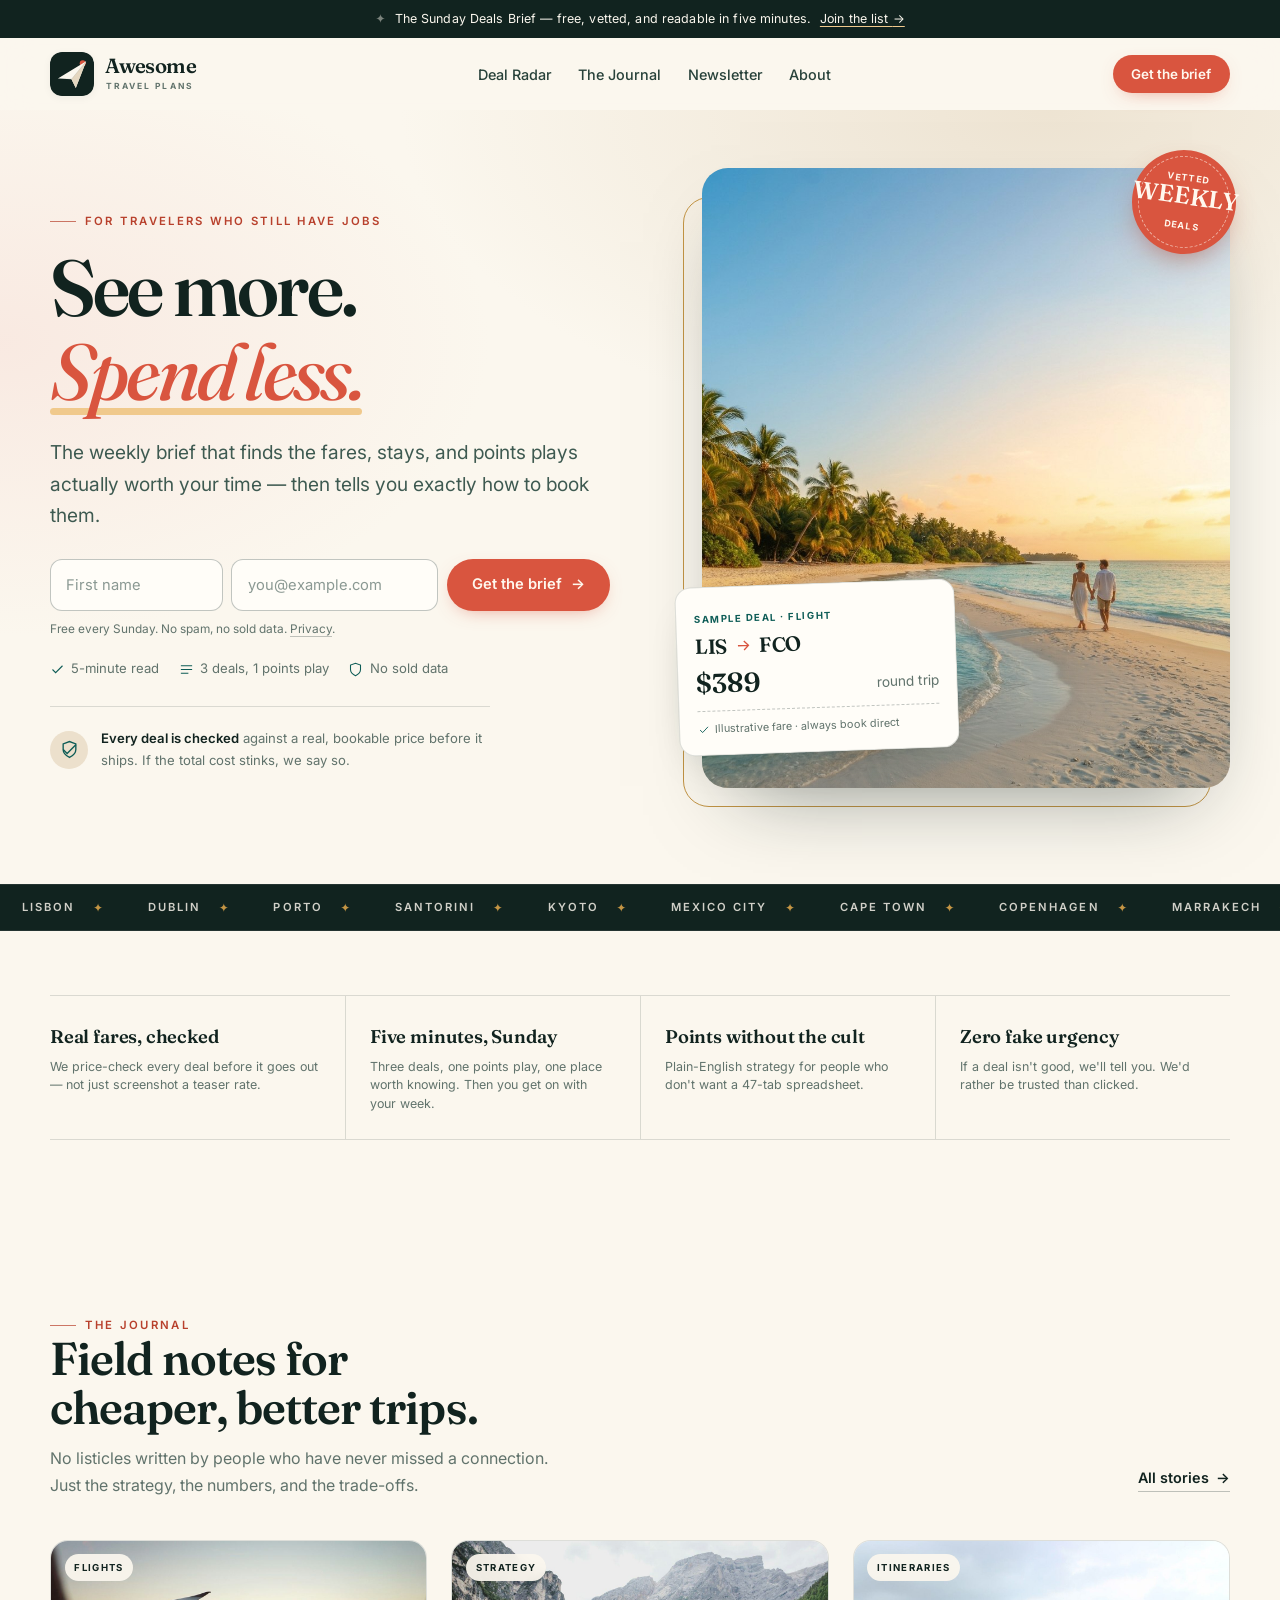
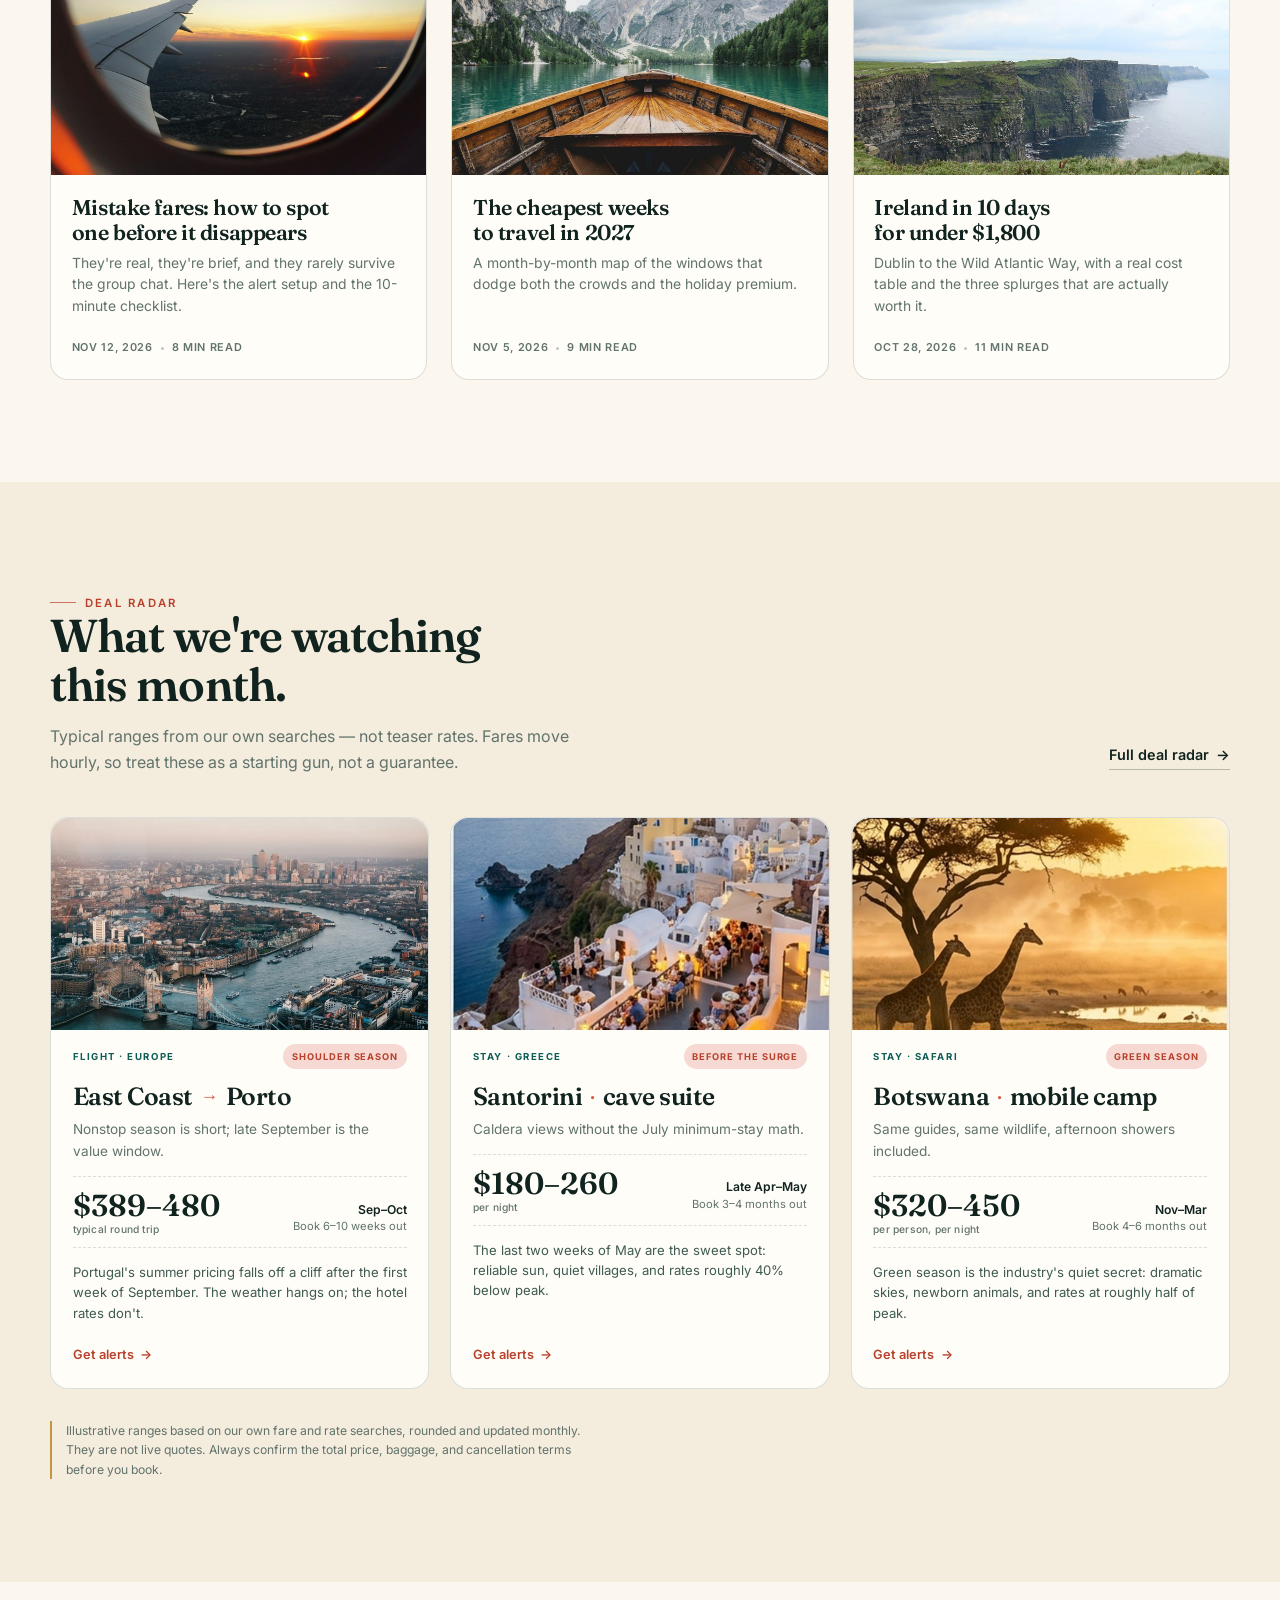
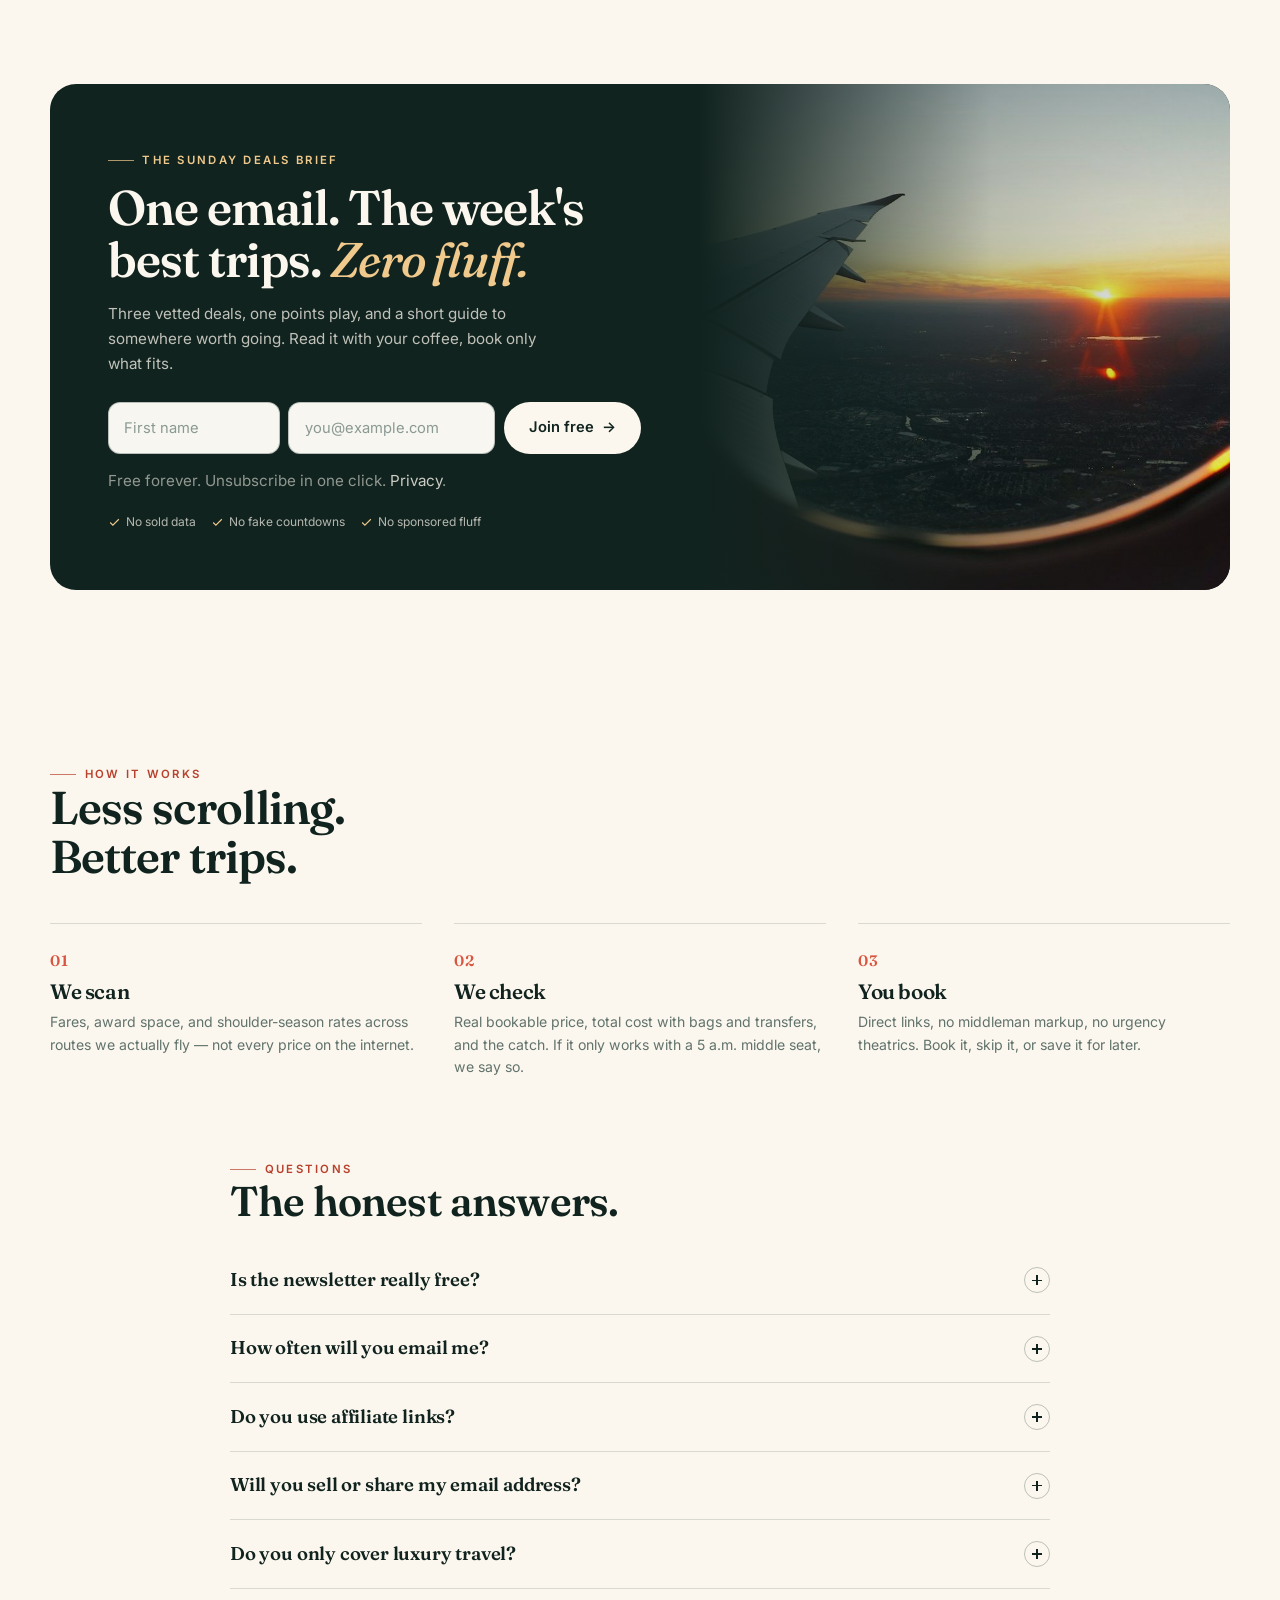
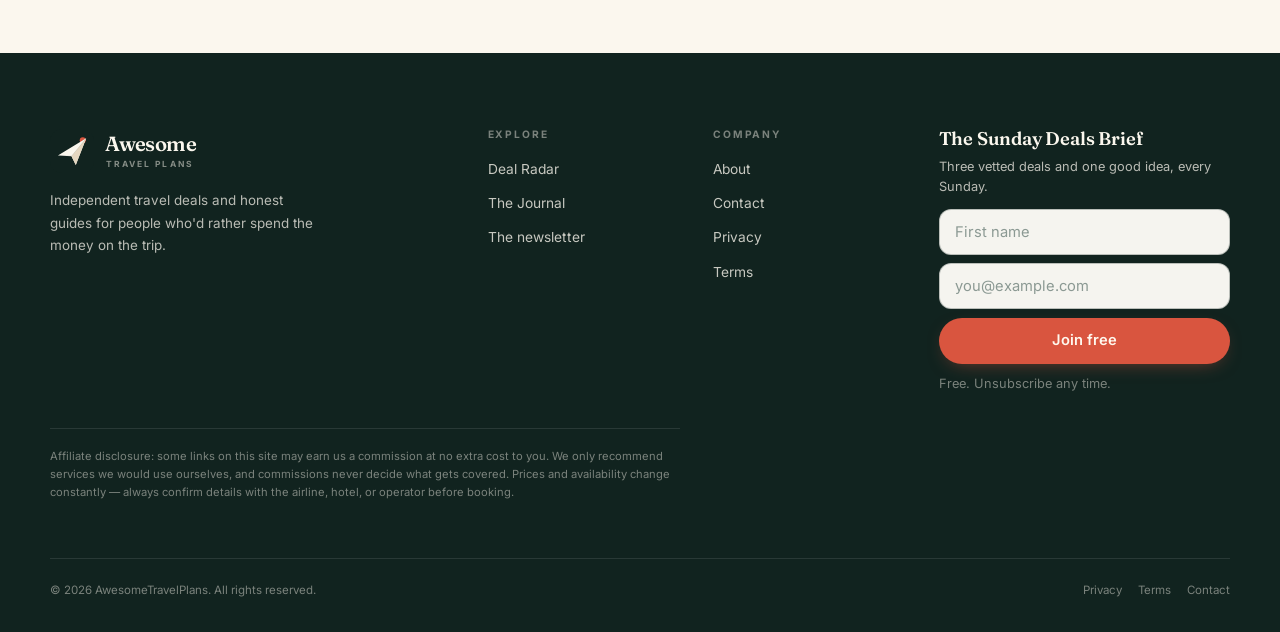
<file: index.html>
<!doctype html>
<html lang="en">
<head>
<meta charset="utf-8">
<meta name="viewport" content="width=device-width, initial-scale=1">
<title>AwesomeTravelPlans — Travel deals without the hype</title>
<meta name="description" content="A free weekly travel deals newsletter and honest guides. Vetted fares, shoulder-season stays, points plays that pencil out, and itineraries with real numbers.">
<link rel="canonical" href="https://awesometravelplans.com/">
<meta name="theme-color" content="#11231f">
<meta property="og:type" content="website">
<meta property="og:site_name" content="AwesomeTravelPlans">
<meta property="og:title" content="AwesomeTravelPlans — Travel deals without the hype">
<meta property="og:description" content="Vetted fares, shoulder-season stays, and points plays that pencil out. One five-minute email every Sunday.">
<meta property="og:url" content="https://awesometravelplans.com/">
<meta property="og:image" content="https://awesometravelplans.com/assets/img/og-image.jpg">
<meta property="og:image:width" content="1200">
<meta property="og:image:height" content="630">
<meta name="twitter:card" content="summary_large_image">
<meta name="twitter:title" content="AwesomeTravelPlans — Travel deals without the hype">
<meta name="twitter:description" content="Vetted fares, shoulder-season stays, and points plays that pencil out. One five-minute email every Sunday.">
<meta name="twitter:image" content="https://awesometravelplans.com/assets/img/og-image.jpg">
<link rel="icon" href="assets/img/favicon.svg" type="image/svg+xml">
<link rel="icon" href="assets/img/favicon-32.png" sizes="32x32" type="image/png">
<link rel="apple-touch-icon" href="assets/img/apple-touch-icon.png">
<link rel="preconnect" href="https://fonts.googleapis.com">
<link rel="preconnect" href="https://fonts.gstatic.com" crossorigin>
<link href="https://fonts.googleapis.com/css2?family=Fraunces:ital,opsz,wght@0,9..144,400..700;1,9..144,400..700&family=Inter:wght@400;500;600;700&display=swap" rel="stylesheet">
<link rel="stylesheet" href="assets/css/site.css">
<script>document.documentElement.classList.add('js');</script>
<script type="application/ld+json">
{"@context":"https://schema.org","@graph":[{"@type":"WebSite","@id":"https://awesometravelplans.com/#website","url":"https://awesometravelplans.com/","name":"AwesomeTravelPlans","description":"A free weekly travel deals newsletter and honest guides.","inLanguage":"en-US","publisher":{"@id":"https://awesometravelplans.com/#organization"}},{"@type":"Organization","@id":"https://awesometravelplans.com/#organization","name":"AwesomeTravelPlans","url":"https://awesometravelplans.com/","logo":"https://awesometravelplans.com/assets/img/mark.svg","email":"hello@awesometravelplans.com","description":"Independent travel deals newsletter and journal."},{"@type":"FAQPage","mainEntity":[{"@type":"Question","name":"Is the newsletter really free?","acceptedAnswer":{"@type":"Answer","text":"Yes. The Sunday Deals Brief is free and always will be. We make money from occasional affiliate commissions when you book through a link, never from selling your email address."}},{"@type":"Question","name":"How often will you email me?","acceptedAnswer":{"@type":"Answer","text":"Once a week, on Sunday morning. Very occasionally we send a time-sensitive mistake-fare alert, and only when the deal is genuinely worth interrupting your day."}},{"@type":"Question","name":"Will you sell or share my email address?","acceptedAnswer":{"@type":"Answer","text":"No. Your details are stored in our customer relationship management system and used only to send you the newsletter. You can unsubscribe in one click."}}]}]}
</script>
</head>
<body>
<a class="skip-link" href="#main">Skip to content</a>

<div class="topbar">
  <div class="wrap">
    <span class="dot" aria-hidden="true">✦</span>
    <span>The Sunday Deals Brief — free, vetted, and readable in five minutes.</span>
    <a href="newsletter.html">Join the list <span aria-hidden="true">→</span></a>
  </div>
</div>

<header class="site-header">
  <nav class="nav wrap" aria-label="Primary">
    <a class="brand" href="index.html" aria-label="AwesomeTravelPlans home">
      <img src="assets/img/mark.svg" alt="" width="44" height="44">
      <span class="brand-text"><span class="first">Awesome</span><span class="second">Travel Plans</span></span>
    </a>
    <ul class="nav-links" id="primary-nav">
      <li><a href="deals.html">Deal Radar</a></li>
      <li><a href="journal.html">The Journal</a></li>
      <li><a href="newsletter.html">Newsletter</a></li>
      <li><a href="about.html">About</a></li>
    </ul>
    <div class="nav-actions">
      <a class="btn btn--sm" href="newsletter.html">Get the brief</a>
      <button class="nav-toggle" type="button" aria-expanded="false" aria-controls="primary-nav" aria-label="Toggle menu">
        <span class="bars" aria-hidden="true"><span></span><span></span><span></span></span>
      </button>
    </div>
  </nav>
</header>

<main id="main">

  <!-- Hero -->
  <section class="hero">
    <div class="wrap hero-grid">
      <div class="hero-copy">
        <span class="eyebrow">For travelers who still have jobs</span>
        <h1>See more.<br><em>Spend less.</em></h1>
        <p class="lede">The weekly brief that finds the fares, stays, and points plays actually worth your time — then tells you exactly how to book them.</p>

        <form class="signup" data-newsletter-form novalidate>
          <div class="signup-row">
            <div class="field">
              <label class="sr-only" for="hero-name">First name</label>
              <input id="hero-name" name="name" type="text" autocomplete="given-name" placeholder="First name" required>
            </div>
            <div class="field">
              <label class="sr-only" for="hero-email">Email address</label>
              <input id="hero-email" name="email" type="email" autocomplete="email" placeholder="you@example.com" required>
            </div>
            <button class="btn" type="submit">Get the brief <span aria-hidden="true">→</span></button>
          </div>
          <div class="hp" aria-hidden="true">
            <label for="hero-company">Company</label>
            <input id="hero-company" name="company" type="text" tabindex="-1" autocomplete="off">
          </div>
          <p class="form-note">Free every Sunday. No spam, no sold data. <a href="privacy.html">Privacy</a>.</p>
          <p class="form-status" role="status" aria-live="polite"></p>
        </form>

        <div class="hero-meta">
          <span><svg viewBox="0 0 24 24" fill="none" stroke="currentColor" stroke-width="1.7" aria-hidden="true"><path d="M20 6 9 17l-5-5"/></svg>5-minute read</span>
          <span><svg viewBox="0 0 24 24" fill="none" stroke="currentColor" stroke-width="1.7" aria-hidden="true"><path d="M3 6h18M3 12h18M3 18h12"/></svg>3 deals, 1 points play</span>
          <span><svg viewBox="0 0 24 24" fill="none" stroke="currentColor" stroke-width="1.7" aria-hidden="true"><path d="M12 22s8-4 8-10V5l-8-3-8 3v7c0 6 8 10 8 10Z"/></svg>No sold data</span>
        </div>

        <div class="hero-proof">
          <span class="icon" aria-hidden="true">
            <svg viewBox="0 0 24 24" fill="none" stroke="currentColor" stroke-width="1.7"><path d="M20 6 9 17l-5-5"/><path d="M12 22s8-4 8-10V5l-8-3-8 3v7c0 6 8 10 8 10Z"/></svg>
          </span>
          <p><strong>Every deal is checked</strong> against a real, bookable price before it ships. If the total cost stinks, we say so.</p>
        </div>
      </div>

      <div class="hero-visual">
        <div class="hero-photo">
          <img src="assets/img/hero-couple.jpg" alt="A couple walking hand in hand along a palm-lined beach at sunrise" width="944" height="1120" fetchpriority="high">
        </div>
        <div class="stamp" aria-hidden="true"><span>Vetted<br><b>weekly</b><br>deals</span></div>
        <div class="deal-float">
          <span class="label">Sample deal · flight</span>
          <div class="route">LIS <svg viewBox="0 0 24 24" fill="none" stroke="currentColor" stroke-width="1.8" aria-hidden="true"><path d="M5 12h14M13 6l6 6-6 6"/></svg> FCO</div>
          <div class="price-row">
            <span class="price">$389</span>
            <span class="small muted">round trip</span>
          </div>
          <div class="stamp-line">
            <svg viewBox="0 0 24 24" fill="none" stroke="currentColor" stroke-width="1.8" aria-hidden="true"><path d="M20 6 9 17l-5-5"/></svg>
            Illustrative fare · always book direct
          </div>
        </div>
      </div>
    </div>
  </section>

  <!-- Destination ticker -->
  <div class="ticker" aria-hidden="true">
    <div class="ticker-inner">
      <div class="ticker-group">
        <span class="ticker-item">Lisbon</span><span class="ticker-item">Dublin</span><span class="ticker-item">Porto</span><span class="ticker-item">Santorini</span><span class="ticker-item">Kyoto</span><span class="ticker-item">Mexico City</span><span class="ticker-item">Cape Town</span><span class="ticker-item">Copenhagen</span><span class="ticker-item">Marrakech</span><span class="ticker-item">Queenstown</span>
      </div>
      <div class="ticker-group">
        <span class="ticker-item">Lisbon</span><span class="ticker-item">Dublin</span><span class="ticker-item">Porto</span><span class="ticker-item">Santorini</span><span class="ticker-item">Kyoto</span><span class="ticker-item">Mexico City</span><span class="ticker-item">Cape Town</span><span class="ticker-item">Copenhagen</span><span class="ticker-item">Marrakech</span><span class="ticker-item">Queenstown</span>
      </div>
    </div>
  </div>

  <!-- Value strip -->
  <section class="section section--tight">
    <div class="wrap">
      <div class="value-strip reveal">
        <div class="item">
          <span class="k">Real fares, checked</span>
          <span class="v">We price-check every deal before it goes out — not just screenshot a teaser rate.</span>
        </div>
        <div class="item">
          <span class="k">Five minutes, Sunday</span>
          <span class="v">Three deals, one points play, one place worth knowing. Then you get on with your week.</span>
        </div>
        <div class="item">
          <span class="k">Points without the cult</span>
          <span class="v">Plain-English strategy for people who don't want a 47-tab spreadsheet.</span>
        </div>
        <div class="item">
          <span class="k">Zero fake urgency</span>
          <span class="v">If a deal isn't good, we'll tell you. We'd rather be trusted than clicked.</span>
        </div>
      </div>
    </div>
  </section>

  <!-- Latest journal -->
  <section class="section" id="journal">
    <div class="wrap">
      <div class="section-head reveal">
        <div>
          <span class="eyebrow">The Journal</span>
          <h2>Field notes for cheaper, better trips.</h2>
          <p>No listicles written by people who have never missed a connection. Just the strategy, the numbers, and the trade-offs.</p>
        </div>
        <a class="link-arrow" href="journal.html">All stories <span aria-hidden="true">→</span></a>
      </div>

      <div class="card-grid">
        <a class="post-card reveal" href="journal/mistake-fares.html">
          <div class="thumb">
            <span class="chip">Flights</span>
            <img src="assets/img/plane-window.jpg" alt="Sunset seen through an airplane window" width="1400" height="788" loading="lazy" decoding="async">
          </div>
          <div class="body">
            <h3>Mistake fares: how to spot one before it disappears</h3>
            <p>They're real, they're brief, and they rarely survive the group chat. Here's the alert setup and the 10-minute checklist.</p>
            <div class="meta"><span>Nov 12, 2026</span><span class="sep"></span><span>8 min read</span></div>
          </div>
        </a>

        <a class="post-card reveal" href="journal/cheapest-weeks-2027.html">
          <div class="thumb">
            <span class="chip">Strategy</span>
            <img src="assets/img/lake-braies.jpg" alt="A wooden boat on a still alpine lake" width="1400" height="934" loading="lazy" decoding="async">
          </div>
          <div class="body">
            <h3>The cheapest weeks to travel in 2027</h3>
            <p>A month-by-month map of the windows that dodge both the crowds and the holiday premium.</p>
            <div class="meta"><span>Nov 5, 2026</span><span class="sep"></span><span>9 min read</span></div>
          </div>
        </a>

        <a class="post-card reveal" href="journal/ireland-under-1800.html">
          <div class="thumb">
            <span class="chip">Itineraries</span>
            <img src="assets/img/cliffs-moher.jpg" alt="The green cliffs of Moher dropping into the Atlantic" width="1400" height="933" loading="lazy" decoding="async">
          </div>
          <div class="body">
            <h3>Ireland in 10 days for under $1,800</h3>
            <p>Dublin to the Wild Atlantic Way, with a real cost table and the three splurges that are actually worth it.</p>
            <div class="meta"><span>Oct 28, 2026</span><span class="sep"></span><span>11 min read</span></div>
          </div>
        </a>
      </div>
    </div>
  </section>

  <!-- Deal radar preview -->
  <section class="section section--paper2" id="deals">
    <div class="wrap">
      <div class="section-head reveal">
        <div>
          <span class="eyebrow">Deal radar</span>
          <h2>What we're watching this month.</h2>
          <p>Typical ranges from our own searches — not teaser rates. Fares move hourly, so treat these as a starting gun, not a guarantee.</p>
        </div>
        <a class="link-arrow" href="deals.html">Full deal radar <span aria-hidden="true">→</span></a>
      </div>

      <div class="deal-grid">
        <article class="deal-card reveal">
          <div class="thumb"><img src="assets/img/porto.jpg" alt="Porto and the Douro river seen from above" width="1400" height="934" loading="lazy" decoding="async"></div>
          <div class="top"><span class="type">Flight · Europe</span><span class="badge">Shoulder season</span></div>
          <div class="route">East Coast <span class="arrow" aria-hidden="true">→</span> Porto</div>
          <p class="place">Nonstop season is short; late September is the value window.</p>
          <div class="figures">
            <div class="amount">$389–480<small>typical round trip</small></div>
            <div class="when"><b>Sep–Oct</b>Book 6–10 weeks out</div>
          </div>
          <p class="why">Portugal's summer pricing falls off a cliff after the first week of September. The weather hangs on; the hotel rates don't.</p>
          <div class="foot"><a href="newsletter.html">Get alerts <span aria-hidden="true">→</span></a></div>
        </article>

        <article class="deal-card reveal">
          <div class="thumb"><img src="assets/img/deal-santorini.jpg" alt="Whitewashed cliffside tavernas above the caldera at sunset" width="620" height="349" loading="lazy" decoding="async"></div>
          <div class="top"><span class="type">Stay · Greece</span><span class="badge">Before the surge</span></div>
          <div class="route">Santorini <span class="arrow" aria-hidden="true">·</span> cave suite</div>
          <p class="place">Caldera views without the July minimum-stay math.</p>
          <div class="figures">
            <div class="amount">$180–260<small>per night</small></div>
            <div class="when"><b>Late Apr–May</b>Book 3–4 months out</div>
          </div>
          <p class="why">The last two weeks of May are the sweet spot: reliable sun, quiet villages, and rates roughly 40% below peak.</p>
          <div class="foot"><a href="newsletter.html">Get alerts <span aria-hidden="true">→</span></a></div>
        </article>

        <article class="deal-card reveal">
          <div class="thumb"><img src="assets/img/deal-safari.jpg" alt="Two giraffes under an acacia tree at golden hour in the Okavango Delta" width="620" height="349" loading="lazy" decoding="async"></div>
          <div class="top"><span class="type">Stay · Safari</span><span class="badge">Green season</span></div>
          <div class="route">Botswana <span class="arrow" aria-hidden="true">·</span> mobile camp</div>
          <p class="place">Same guides, same wildlife, afternoon showers included.</p>
          <div class="figures">
            <div class="amount">$320–450<small>per person, per night</small></div>
            <div class="when"><b>Nov–Mar</b>Book 4–6 months out</div>
          </div>
          <p class="why">Green season is the industry's quiet secret: dramatic skies, newborn animals, and rates at roughly half of peak.</p>
          <div class="foot"><a href="newsletter.html">Get alerts <span aria-hidden="true">→</span></a></div>
        </article>
      </div>

      <p class="deal-disclaimer">Illustrative ranges based on our own fare and rate searches, rounded and updated monthly. They are not live quotes. Always confirm the total price, baggage, and cancellation terms before you book.</p>
    </div>
  </section>

  <!-- Newsletter -->
  <section class="section">
    <div class="wrap">
      <div class="newsletter-band reveal">
        <div class="content">
          <span class="eyebrow eyebrow--light">The Sunday Deals Brief</span>
          <h2>One email. The week's best trips. <em>Zero fluff.</em></h2>
          <p>Three vetted deals, one points play, and a short guide to somewhere worth going. Read it with your coffee, book only what fits.</p>

          <form class="signup" data-newsletter-form novalidate>
            <div class="signup-row">
              <div class="field">
                <label class="sr-only" for="band-name">First name</label>
                <input id="band-name" name="name" type="text" autocomplete="given-name" placeholder="First name" required>
              </div>
              <div class="field">
                <label class="sr-only" for="band-email">Email address</label>
                <input id="band-email" name="email" type="email" autocomplete="email" placeholder="you@example.com" required>
              </div>
              <button class="btn btn--light" type="submit">Join free <span aria-hidden="true">→</span></button>
            </div>
            <div class="hp" aria-hidden="true">
              <label for="band-company">Company</label>
              <input id="band-company" name="company" type="text" tabindex="-1" autocomplete="off">
            </div>
            <p class="form-note">Free forever. Unsubscribe in one click. <a href="privacy.html">Privacy</a>.</p>
            <p class="form-status" role="status" aria-live="polite"></p>
          </form>

          <div class="perks">
            <span><svg viewBox="0 0 24 24" fill="none" stroke="currentColor" stroke-width="2" aria-hidden="true"><path d="M20 6 9 17l-5-5"/></svg>No sold data</span>
            <span><svg viewBox="0 0 24 24" fill="none" stroke="currentColor" stroke-width="2" aria-hidden="true"><path d="M20 6 9 17l-5-5"/></svg>No fake countdowns</span>
            <span><svg viewBox="0 0 24 24" fill="none" stroke="currentColor" stroke-width="2" aria-hidden="true"><path d="M20 6 9 17l-5-5"/></svg>No sponsored fluff</span>
          </div>
        </div>
        <div class="media" aria-hidden="true">
          <img src="assets/img/plane-window.jpg" alt="" width="1400" height="788" loading="lazy" decoding="async">
        </div>
      </div>
    </div>
  </section>

  <!-- How it works + FAQ -->
  <section class="section section--tight">
    <div class="wrap">
      <div class="section-head reveal">
        <div>
          <span class="eyebrow">How it works</span>
          <h2>Less scrolling. Better trips.</h2>
        </div>
      </div>
      <div class="steps">
        <div class="step reveal">
          <h3>We scan</h3>
          <p>Fares, award space, and shoulder-season rates across routes we actually fly — not every price on the internet.</p>
        </div>
        <div class="step reveal">
          <h3>We check</h3>
          <p>Real bookable price, total cost with bags and transfers, and the catch. If it only works with a 5 a.m. middle seat, we say so.</p>
        </div>
        <div class="step reveal">
          <h3>You book</h3>
          <p>Direct links, no middleman markup, no urgency theatrics. Book it, skip it, or save it for later.</p>
        </div>
      </div>

      <div class="faq mt-4" style="margin-top:4.5rem">
        <div class="section-head reveal" style="margin-bottom:1.5rem">
          <div>
            <span class="eyebrow">Questions</span>
            <h2 style="font-size:clamp(1.9rem,3.4vw,2.6rem)">The honest answers.</h2>
          </div>
        </div>
        <details class="reveal">
          <summary>Is the newsletter really free? <span class="plus" aria-hidden="true"></span></summary>
          <div class="answer"><p>Yes. The Sunday Deals Brief is free and always will be. We make money from occasional affiliate commissions when you book through a link — never from selling your email address.</p></div>
        </details>
        <details class="reveal">
          <summary>How often will you email me? <span class="plus" aria-hidden="true"></span></summary>
          <div class="answer"><p>Once a week, Sunday morning. Very occasionally we send a time-sensitive mistake-fare alert, and only when the deal is genuinely worth interrupting your day.</p></div>
        </details>
        <details class="reveal">
          <summary>Do you use affiliate links? <span class="plus" aria-hidden="true"></span></summary>
          <div class="answer"><p>Sometimes. Some booking links pay us a small commission at no extra cost to you. We disclose it in the email, and it never decides what makes the brief. The <a href="about.html">about page</a> explains the policy in full.</p></div>
        </details>
        <details class="reveal">
          <summary>Will you sell or share my email address? <span class="plus" aria-hidden="true"></span></summary>
          <div class="answer"><p>No. Your details are stored in our customer relationship management system and used only to send you the newsletter. You can unsubscribe in one click, any time. See our <a href="privacy.html">privacy policy</a>.</p></div>
        </details>
        <details class="reveal">
          <summary>Do you only cover luxury travel? <span class="plus" aria-hidden="true"></span></summary>
          <div class="answer"><p>No. We cover the full range — $39 bus routes, $180 cave suites, and the occasional bucket-list splurge. The test is always the same: is it a good use of your money?</p></div>
        </details>
      </div>
    </div>
  </section>

</main>

<footer class="site-footer">
  <div class="wrap">
    <div class="footer-grid">
      <div class="footer-brand">
        <a class="brand" href="index.html" aria-label="AwesomeTravelPlans home">
          <img src="assets/img/mark.svg" alt="" width="44" height="44">
          <span class="brand-text"><span class="first">Awesome</span><span class="second">Travel Plans</span></span>
        </a>
        <p>Independent travel deals and honest guides for people who'd rather spend the money on the trip.</p>
      </div>
      <div class="footer-col">
        <h4>Explore</h4>
        <ul>
          <li><a href="deals.html">Deal Radar</a></li>
          <li><a href="journal.html">The Journal</a></li>
          <li><a href="newsletter.html">The newsletter</a></li>
        </ul>
      </div>
      <div class="footer-col">
        <h4>Company</h4>
        <ul>
          <li><a href="about.html">About</a></li>
          <li><a href="contact.html">Contact</a></li>
          <li><a href="privacy.html">Privacy</a></li>
          <li><a href="terms.html">Terms</a></li>
        </ul>
      </div>
      <div class="footer-signup">
        <h4 style="font-family:var(--serif);font-size:1.15rem;letter-spacing:-.01em;text-transform:none;color:var(--paper);margin-bottom:.5rem">The Sunday Deals Brief</h4>
        <p>Three vetted deals and one good idea, every Sunday.</p>
        <form class="signup" data-newsletter-form novalidate>
          <div class="signup-row">
            <div class="field">
              <label class="sr-only" for="footer-name">First name</label>
              <input id="footer-name" name="name" type="text" autocomplete="given-name" placeholder="First name" required>
            </div>
            <div class="field">
              <label class="sr-only" for="footer-email">Email address</label>
              <input id="footer-email" name="email" type="email" autocomplete="email" placeholder="you@example.com" required>
            </div>
            <button class="btn" type="submit">Join free</button>
          </div>
          <div class="hp" aria-hidden="true">
            <label for="footer-company">Company</label>
            <input id="footer-company" name="company" type="text" tabindex="-1" autocomplete="off">
          </div>
          <p class="form-note">Free. Unsubscribe any time.</p>
          <p class="form-status" role="status" aria-live="polite"></p>
        </form>
      </div>
    </div>

    <p class="disclosure">Affiliate disclosure: some links on this site may earn us a commission at no extra cost to you. We only recommend services we would use ourselves, and commissions never decide what gets covered. Prices and availability change constantly — always confirm details with the airline, hotel, or operator before booking.</p>

    <div class="footer-bottom">
      <span>© <span data-year>2026</span> AwesomeTravelPlans. All rights reserved.</span>
      <nav aria-label="Footer">
        <a href="privacy.html">Privacy</a>
        <a href="terms.html">Terms</a>
        <a href="contact.html">Contact</a>
      </nav>
    </div>
  </div>
</footer>

<script src="assets/js/site.js" defer></script>
</body>
</html>
</file>
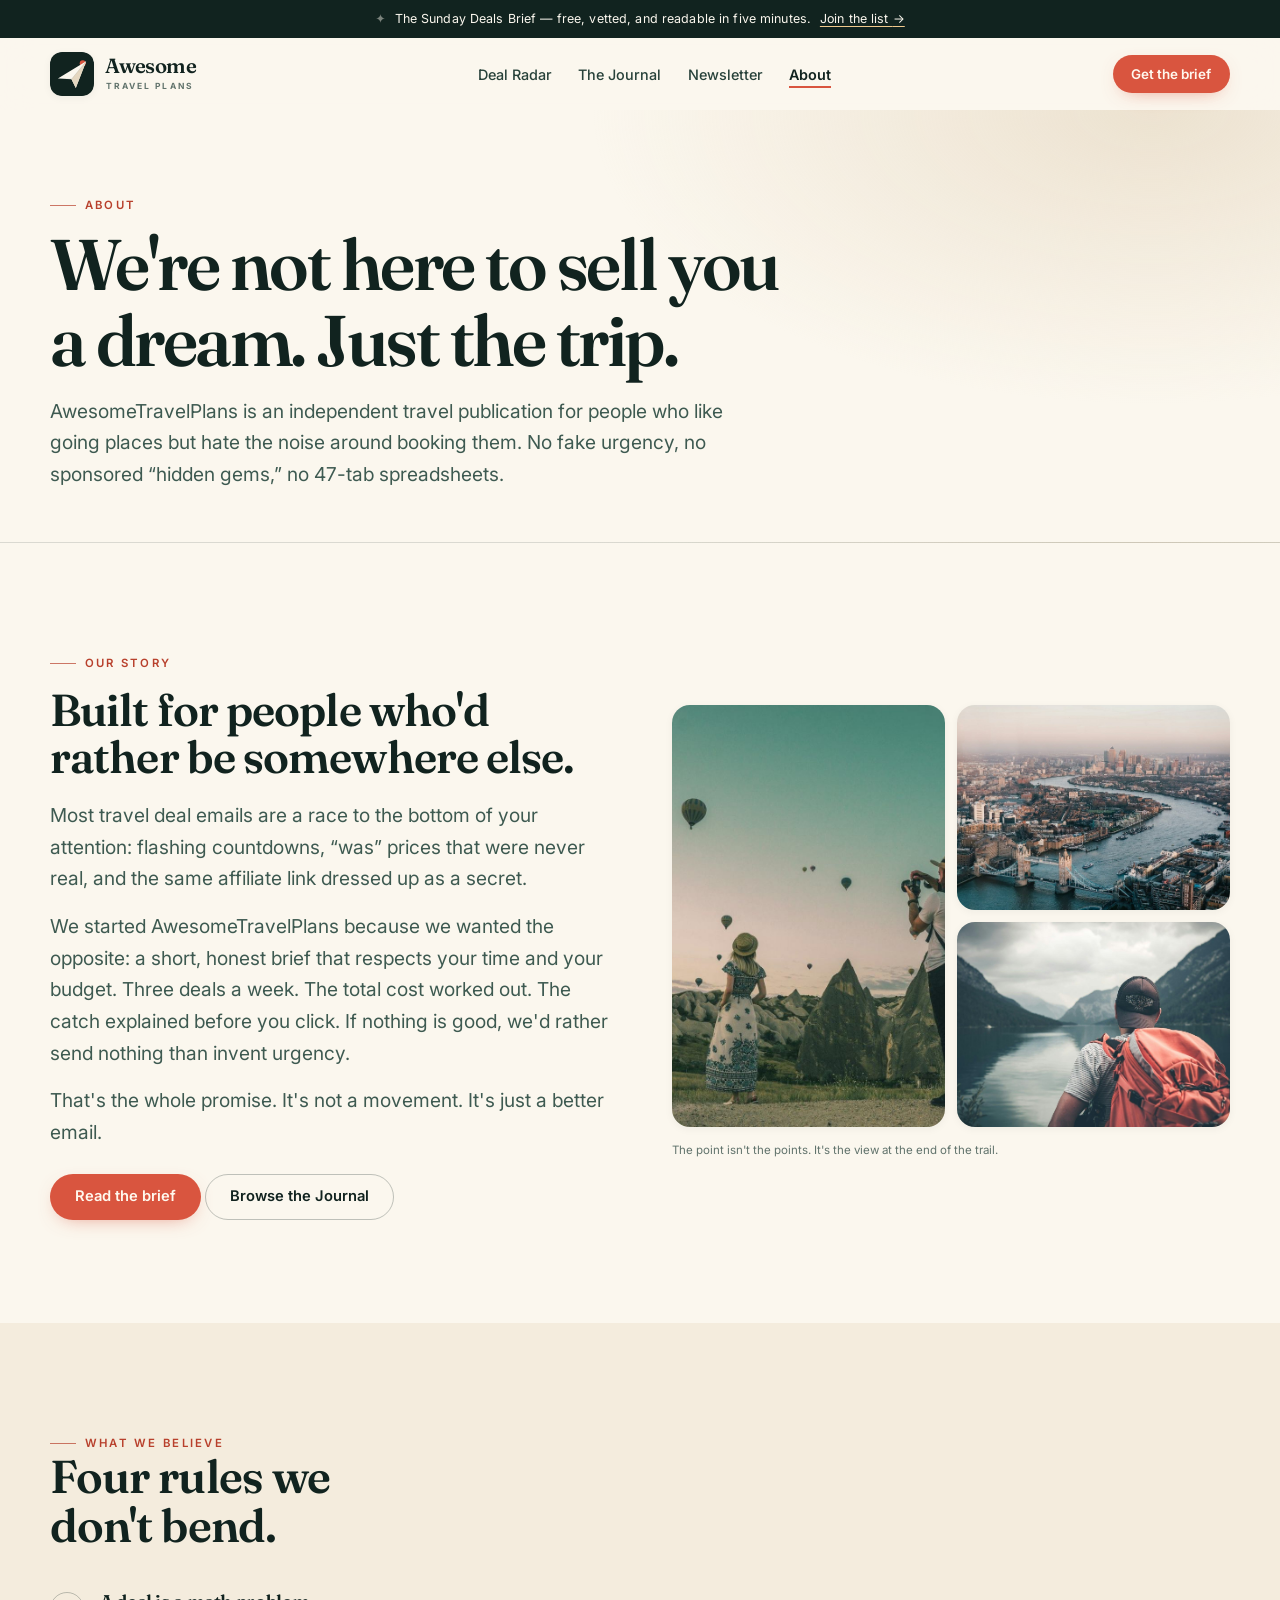
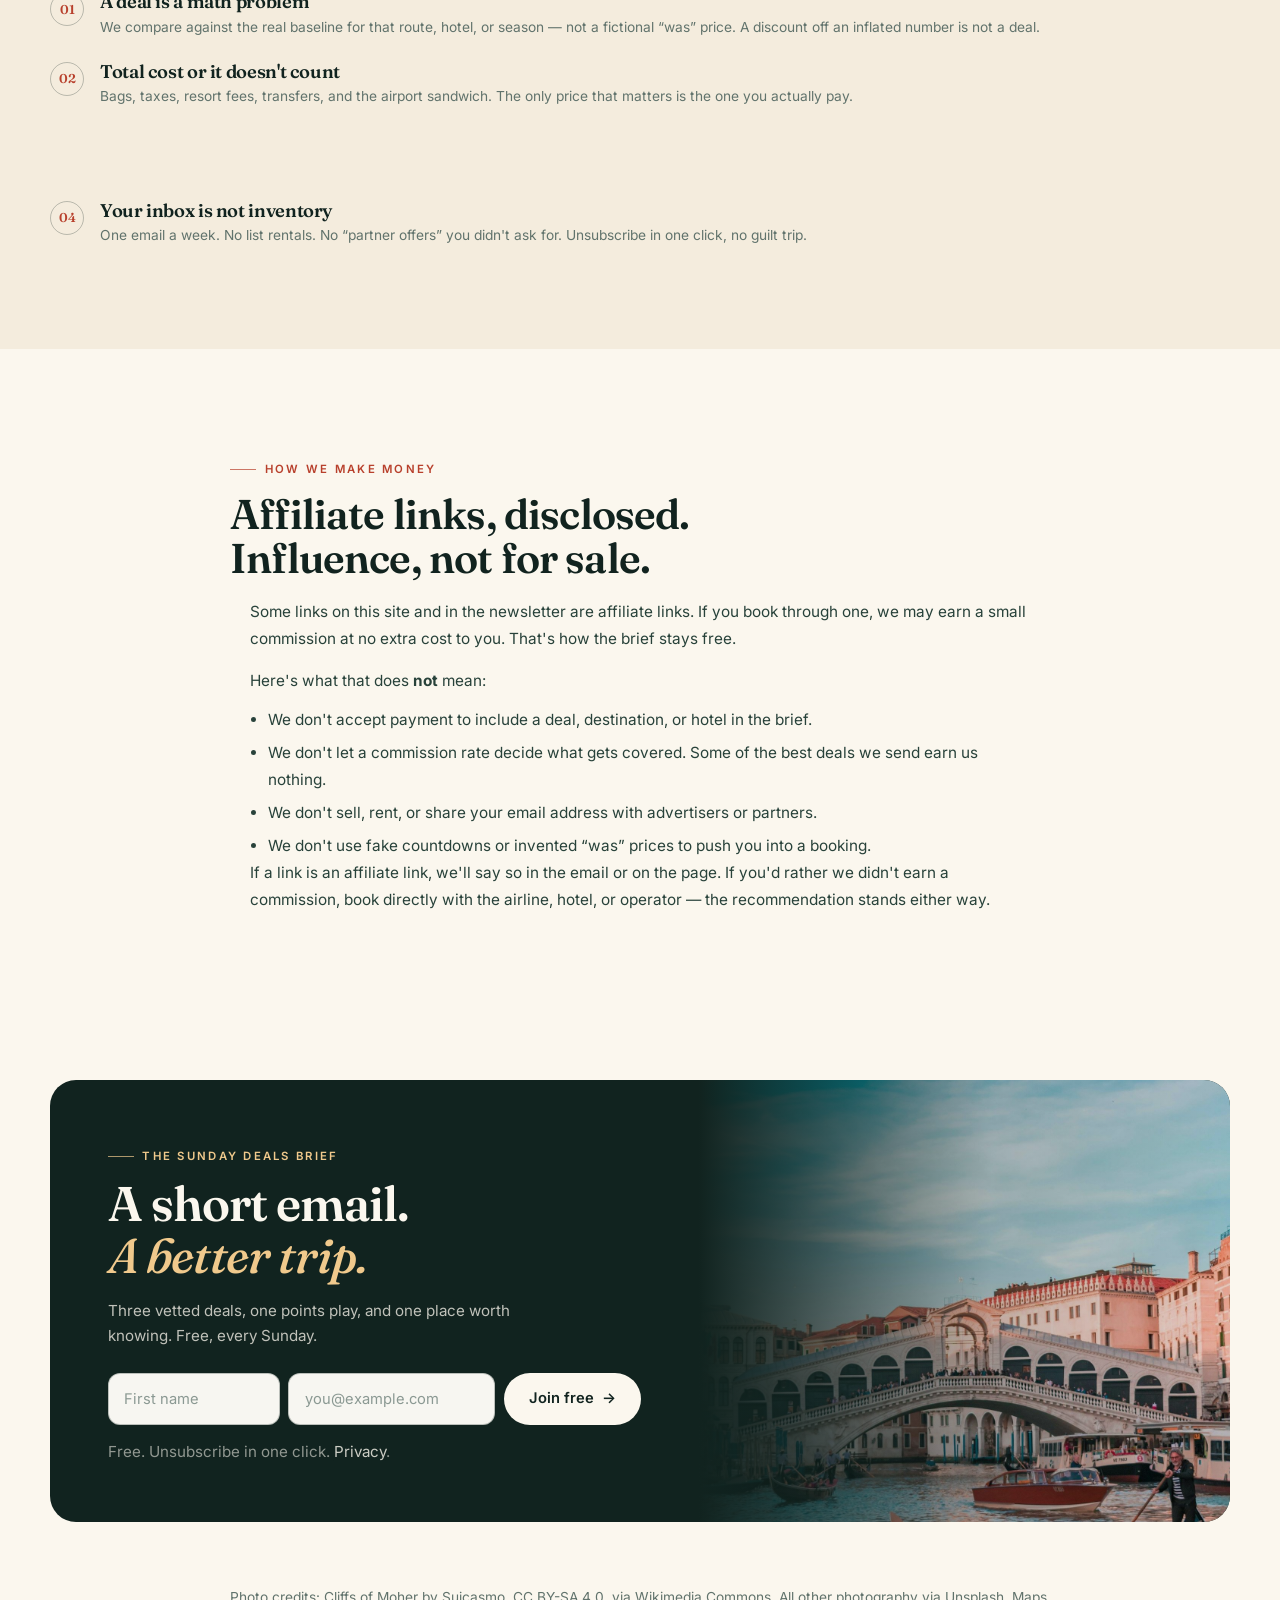
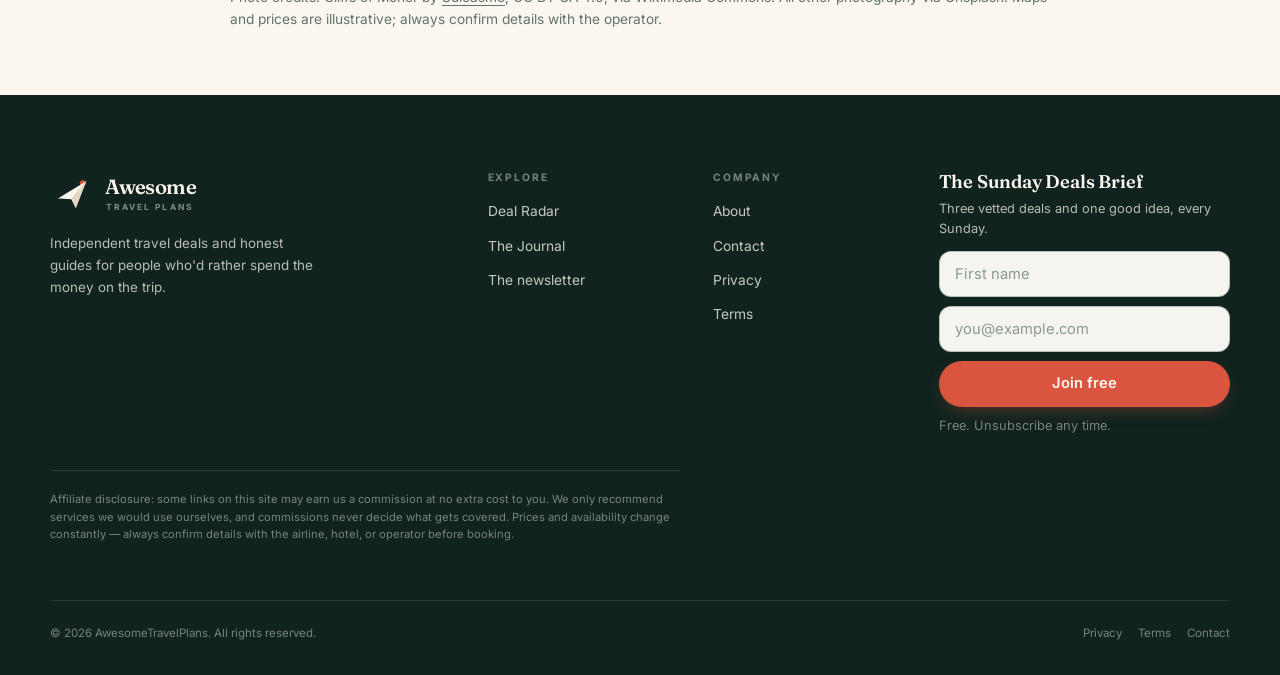
<file: about.html>
<!doctype html>
<html lang="en">
<head>
<meta charset="utf-8">
<meta name="viewport" content="width=device-width, initial-scale=1">
<title>About — AwesomeTravelPlans</title>
<meta name="description" content="An independent travel publication built on a simple idea: a good deal is a math problem, not a countdown timer. How we work, how we make money, and what we won't do.">
<link rel="canonical" href="https://awesometravelplans.com/about.html">
<meta name="theme-color" content="#11231f">
<meta property="og:type" content="website">
<meta property="og:site_name" content="AwesomeTravelPlans">
<meta property="og:title" content="About — AwesomeTravelPlans">
<meta property="og:description" content="A good deal is a math problem, not a countdown timer. How we work and how we make money.">
<meta property="og:url" content="https://awesometravelplans.com/about.html">
<meta property="og:image" content="https://awesometravelplans.com/assets/img/og-image.jpg">
<meta property="og:image:width" content="1200">
<meta property="og:image:height" content="630">
<meta name="twitter:card" content="summary_large_image">
<meta name="twitter:title" content="About — AwesomeTravelPlans">
<meta name="twitter:description" content="A good deal is a math problem, not a countdown timer.">
<meta name="twitter:image" content="https://awesometravelplans.com/assets/img/og-image.jpg">
<link rel="icon" href="assets/img/favicon.svg" type="image/svg+xml">
<link rel="icon" href="assets/img/favicon-32.png" sizes="32x32" type="image/png">
<link rel="apple-touch-icon" href="assets/img/apple-touch-icon.png">
<link rel="preconnect" href="https://fonts.googleapis.com">
<link rel="preconnect" href="https://fonts.gstatic.com" crossorigin>
<link href="https://fonts.googleapis.com/css2?family=Fraunces:ital,opsz,wght@0,9..144,400..700;1,9..144,400..700&family=Inter:wght@400;500;600;700&display=swap" rel="stylesheet">
<link rel="stylesheet" href="assets/css/site.css">
<script>document.documentElement.classList.add('js');</script>
</head>
<body>
<a class="skip-link" href="#main">Skip to content</a>

<div class="topbar">
  <div class="wrap">
    <span class="dot" aria-hidden="true">✦</span>
    <span>The Sunday Deals Brief — free, vetted, and readable in five minutes.</span>
    <a href="newsletter.html">Join the list <span aria-hidden="true">→</span></a>
  </div>
</div>

<header class="site-header">
  <nav class="nav wrap" aria-label="Primary">
    <a class="brand" href="index.html" aria-label="AwesomeTravelPlans home">
      <img src="assets/img/mark.svg" alt="" width="44" height="44">
      <span class="brand-text"><span class="first">Awesome</span><span class="second">Travel Plans</span></span>
    </a>
    <ul class="nav-links" id="primary-nav">
      <li><a href="deals.html">Deal Radar</a></li>
      <li><a href="journal.html">The Journal</a></li>
      <li><a href="newsletter.html">Newsletter</a></li>
      <li><a href="about.html" aria-current="page">About</a></li>
    </ul>
    <div class="nav-actions">
      <a class="btn btn--sm" href="newsletter.html">Get the brief</a>
      <button class="nav-toggle" type="button" aria-expanded="false" aria-controls="primary-nav" aria-label="Toggle menu">
        <span class="bars" aria-hidden="true"><span></span><span></span><span></span></span>
      </button>
    </div>
  </nav>
</header>

<main id="main">

  <section class="page-hero">
    <div class="wrap">
      <span class="eyebrow">About</span>
      <h1>We're not here to sell you a dream. Just the trip.</h1>
      <p class="lede">AwesomeTravelPlans is an independent travel publication for people who like going places but hate the noise around booking them. No fake urgency, no sponsored “hidden gems,” no 47-tab spreadsheets.</p>
    </div>
  </section>

  <section class="section">
    <div class="wrap split">
      <div>
        <span class="eyebrow">Our story</span>
        <h2 style="font-size:clamp(1.9rem,3.6vw,2.8rem);margin-top:.8rem">Built for people who'd rather be somewhere else.</h2>
        <p class="lede" style="margin-top:1.2rem">Most travel deal emails are a race to the bottom of your attention: flashing countdowns, “was” prices that were never real, and the same affiliate link dressed up as a secret.</p>
        <p class="lede" style="margin-top:1rem">We started AwesomeTravelPlans because we wanted the opposite: a short, honest brief that respects your time and your budget. Three deals a week. The total cost worked out. The catch explained before you click. If nothing is good, we'd rather send nothing than invent urgency.</p>
        <p class="lede" style="margin-top:1rem">That's the whole promise. It's not a movement. It's just a better email.</p>
        <div class="hero-actions" style="margin-top:1.6rem">
          <a class="btn" href="newsletter.html">Read the brief</a>
          <a class="btn btn--ghost" href="journal.html">Browse the Journal</a>
        </div>
      </div>

      <div class="collage" aria-label="Travel photography">
        <img class="tall" src="assets/img/cappadocia.jpg" alt="Hot-air balloons drifting over Cappadocia at sunrise" width="1400" height="934" loading="lazy" decoding="async">
        <img class="short" src="assets/img/porto.jpg" alt="Aerial view of Porto and the Douro river" width="1400" height="934" loading="lazy" decoding="async">
        <img class="short" src="assets/img/fjord-hike.jpg" alt="A hiker looking out over a deep fjord" width="1400" height="934" loading="lazy" decoding="async">
        <p class="caption">The point isn't the points. It's the view at the end of the trail.</p>
      </div>
    </div>
  </section>

  <section class="section section--paper2">
    <div class="wrap">
      <div class="section-head reveal">
        <div>
          <span class="eyebrow">What we believe</span>
          <h2>Four rules we don't bend.</h2>
        </div>
      </div>
      <div class="principles">
        <div class="principle reveal">
          <span class="num">01</span>
          <div><h3>A deal is a math problem</h3><p>We compare against the real baseline for that route, hotel, or season — not a fictional “was” price. A discount off an inflated number is not a deal.</p></div>
        </div>
        <div class="principle reveal">
          <span class="num">02</span>
          <div><h3>Total cost or it doesn't count</h3><p>Bags, taxes, resort fees, transfers, and the airport sandwich. The only price that matters is the one you actually pay.</p></div>
        </div>
        <div class="principle reveal">
          <span class="num">03</span>
          <div><h3>The catch gets top billing</h3><p>Nonrefundable, hidden-city, 5 a.m. middle seat, minimum stay. We tell you before you book, not in the fine print after.</p></div>
        </div>
        <div class="principle reveal">
          <span class="num">04</span>
          <div><h3>Your inbox is not inventory</h3><p>One email a week. No list rentals. No “partner offers” you didn't ask for. Unsubscribe in one click, no guilt trip.</p></div>
        </div>
      </div>
    </div>
  </section>

  <section class="section">
    <div class="wrap--narrow">
      <span class="eyebrow">How we make money</span>
      <h2 style="font-size:clamp(1.9rem,3.6vw,2.6rem);margin-top:.8rem">Affiliate links, disclosed. Influence, not for sale.</h2>
      <div class="legal" style="margin-top:1.2rem">
        <p>Some links on this site and in the newsletter are affiliate links. If you book through one, we may earn a small commission at no extra cost to you. That's how the brief stays free.</p>
        <p>Here's what that does <strong>not</strong> mean:</p>
        <ul>
          <li>We don't accept payment to include a deal, destination, or hotel in the brief.</li>
          <li>We don't let a commission rate decide what gets covered. Some of the best deals we send earn us nothing.</li>
          <li>We don't sell, rent, or share your email address with advertisers or partners.</li>
          <li>We don't use fake countdowns or invented “was” prices to push you into a booking.</li>
        </ul>
        <p>If a link is an affiliate link, we'll say so in the email or on the page. If you'd rather we didn't earn a commission, book directly with the airline, hotel, or operator — the recommendation stands either way.</p>
      </div>
    </div>
  </section>

  <section class="section section--tight">
    <div class="wrap">
      <div class="newsletter-band reveal">
        <div class="content">
          <span class="eyebrow eyebrow--light">The Sunday Deals Brief</span>
          <h2>A short email. <em>A better trip.</em></h2>
          <p>Three vetted deals, one points play, and one place worth knowing. Free, every Sunday.</p>
          <form class="signup" data-newsletter-form novalidate>
            <div class="signup-row">
              <div class="field">
                <label class="sr-only" for="about-name">First name</label>
                <input id="about-name" name="name" type="text" autocomplete="given-name" placeholder="First name" required>
              </div>
              <div class="field">
                <label class="sr-only" for="about-email">Email address</label>
                <input id="about-email" name="email" type="email" autocomplete="email" placeholder="you@example.com" required>
              </div>
              <button class="btn btn--light" type="submit">Join free <span aria-hidden="true">→</span></button>
            </div>
            <div class="hp" aria-hidden="true">
              <label for="about-company">Company</label>
              <input id="about-company" name="company" type="text" tabindex="-1" autocomplete="off">
            </div>
            <p class="form-note">Free. Unsubscribe in one click. <a href="privacy.html">Privacy</a>.</p>
            <p class="form-status" role="status" aria-live="polite"></p>
          </form>
        </div>
        <div class="media" aria-hidden="true">
          <img src="assets/img/venice.jpg" alt="" width="1400" height="2124" loading="lazy" decoding="async">
        </div>
      </div>
    </div>
  </section>

  <section class="section section--tight" style="padding-top:0">
    <div class="wrap--narrow">
      <p class="small muted">Photo credits: Cliffs of Moher by <a href="https://commons.wikimedia.org/wiki/File:Cliffs_of_Moher_20160818-1.jpg" rel="noopener">Suicasmo</a>, CC BY-SA 4.0, via Wikimedia Commons. All other photography via Unsplash. Maps and prices are illustrative; always confirm details with the operator.</p>
    </div>
  </section>

</main>

<footer class="site-footer">
  <div class="wrap">
    <div class="footer-grid">
      <div class="footer-brand">
        <a class="brand" href="index.html" aria-label="AwesomeTravelPlans home">
          <img src="assets/img/mark.svg" alt="" width="44" height="44">
          <span class="brand-text"><span class="first">Awesome</span><span class="second">Travel Plans</span></span>
        </a>
        <p>Independent travel deals and honest guides for people who'd rather spend the money on the trip.</p>
      </div>
      <div class="footer-col">
        <h4>Explore</h4>
        <ul>
          <li><a href="deals.html">Deal Radar</a></li>
          <li><a href="journal.html">The Journal</a></li>
          <li><a href="newsletter.html">The newsletter</a></li>
        </ul>
      </div>
      <div class="footer-col">
        <h4>Company</h4>
        <ul>
          <li><a href="about.html">About</a></li>
          <li><a href="contact.html">Contact</a></li>
          <li><a href="privacy.html">Privacy</a></li>
          <li><a href="terms.html">Terms</a></li>
        </ul>
      </div>
      <div class="footer-signup">
        <h4 style="font-family:var(--serif);font-size:1.15rem;letter-spacing:-.01em;text-transform:none;color:var(--paper);margin-bottom:.5rem">The Sunday Deals Brief</h4>
        <p>Three vetted deals and one good idea, every Sunday.</p>
        <form class="signup" data-newsletter-form novalidate>
          <div class="signup-row">
            <div class="field">
              <label class="sr-only" for="footer-name">First name</label>
              <input id="footer-name" name="name" type="text" autocomplete="given-name" placeholder="First name" required>
            </div>
            <div class="field">
              <label class="sr-only" for="footer-email">Email address</label>
              <input id="footer-email" name="email" type="email" autocomplete="email" placeholder="you@example.com" required>
            </div>
            <button class="btn" type="submit">Join free</button>
          </div>
          <div class="hp" aria-hidden="true">
            <label for="footer-company">Company</label>
            <input id="footer-company" name="company" type="text" tabindex="-1" autocomplete="off">
          </div>
          <p class="form-note">Free. Unsubscribe any time.</p>
          <p class="form-status" role="status" aria-live="polite"></p>
        </form>
      </div>
    </div>

    <p class="disclosure">Affiliate disclosure: some links on this site may earn us a commission at no extra cost to you. We only recommend services we would use ourselves, and commissions never decide what gets covered. Prices and availability change constantly — always confirm details with the airline, hotel, or operator before booking.</p>

    <div class="footer-bottom">
      <span>© <span data-year>2026</span> AwesomeTravelPlans. All rights reserved.</span>
      <nav aria-label="Footer">
        <a href="privacy.html">Privacy</a>
        <a href="terms.html">Terms</a>
        <a href="contact.html">Contact</a>
      </nav>
    </div>
  </div>
</footer>

<script src="assets/js/site.js" defer></script>
</body>
</html>
</file>
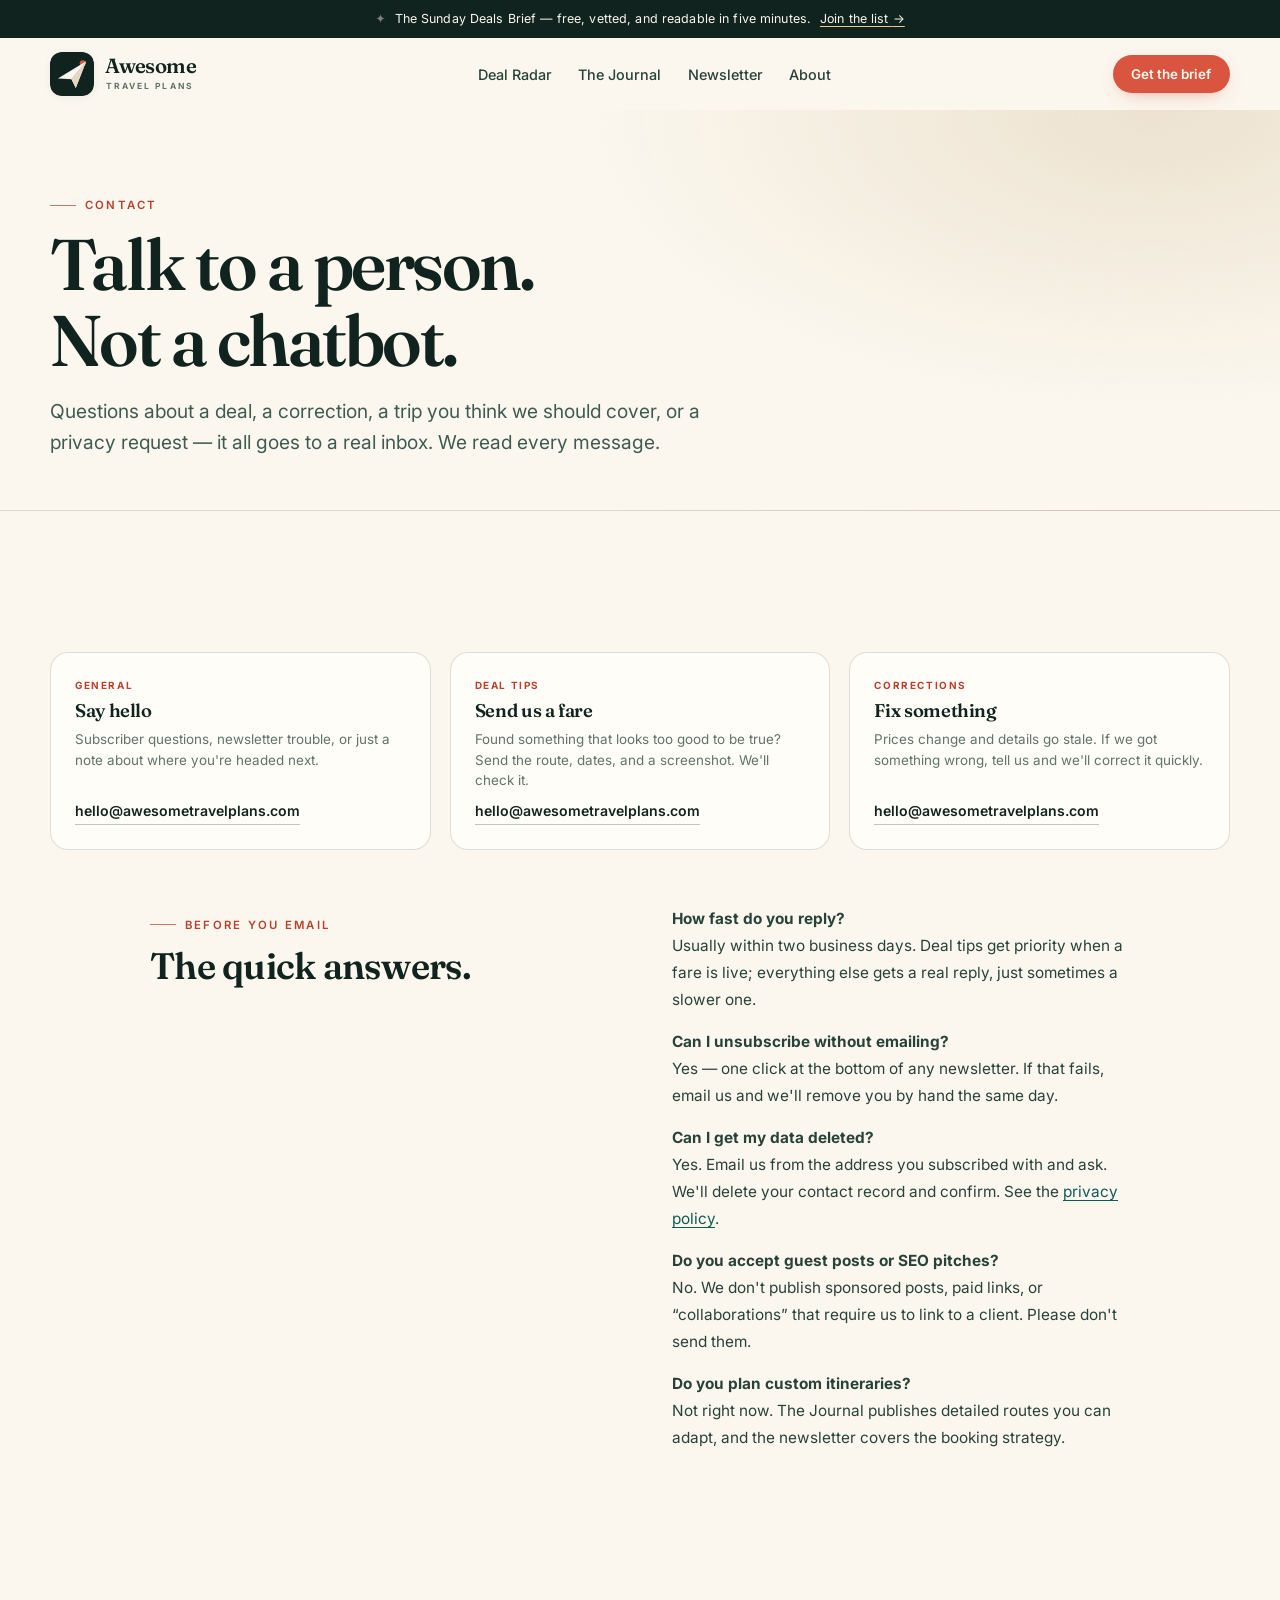
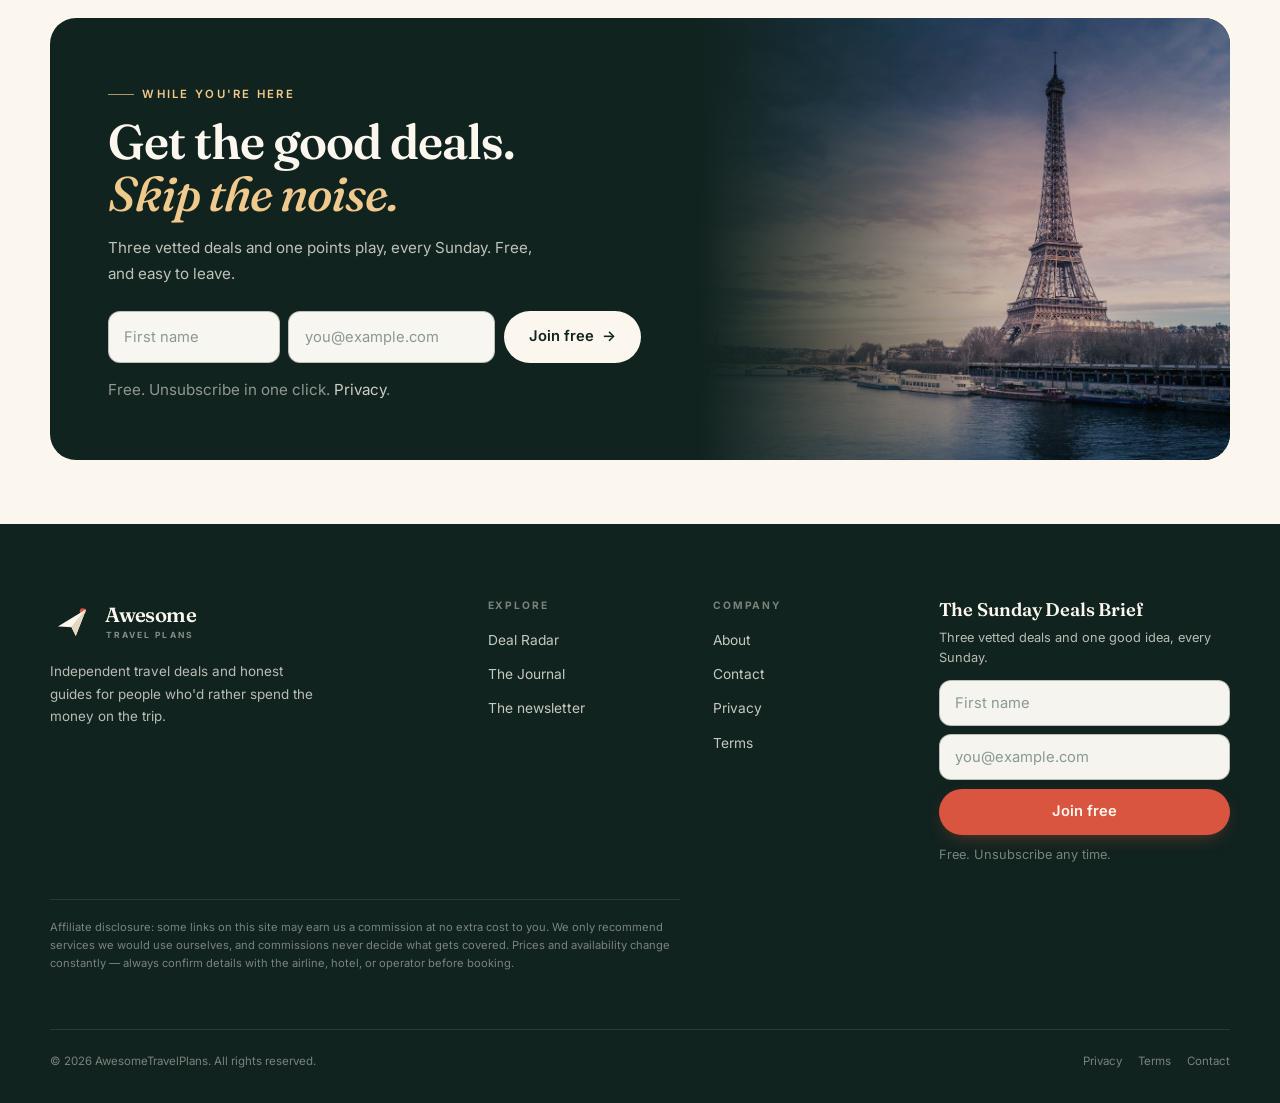
<file: contact.html>
<!doctype html>
<html lang="en">
<head>
<meta charset="utf-8">
<meta name="viewport" content="width=device-width, initial-scale=1">
<title>Contact — AwesomeTravelPlans</title>
<meta name="description" content="Questions, deal tips, corrections, or press. Reach the AwesomeTravelPlans team. Real replies, usually within two business days.">
<link rel="canonical" href="https://awesometravelplans.com/contact.html">
<meta name="theme-color" content="#11231f">
<meta property="og:type" content="website">
<meta property="og:site_name" content="AwesomeTravelPlans">
<meta property="og:title" content="Contact — AwesomeTravelPlans">
<meta property="og:description" content="Questions, deal tips, corrections, or press. Reach a real person.">
<meta property="og:url" content="https://awesometravelplans.com/contact.html">
<meta property="og:image" content="https://awesometravelplans.com/assets/img/og-image.jpg">
<meta property="og:image:width" content="1200">
<meta property="og:image:height" content="630">
<meta name="twitter:card" content="summary_large_image">
<meta name="twitter:title" content="Contact — AwesomeTravelPlans">
<meta name="twitter:description" content="Questions, deal tips, corrections, or press. Reach a real person.">
<meta name="twitter:image" content="https://awesometravelplans.com/assets/img/og-image.jpg">
<link rel="icon" href="assets/img/favicon.svg" type="image/svg+xml">
<link rel="icon" href="assets/img/favicon-32.png" sizes="32x32" type="image/png">
<link rel="apple-touch-icon" href="assets/img/apple-touch-icon.png">
<link rel="preconnect" href="https://fonts.googleapis.com">
<link rel="preconnect" href="https://fonts.gstatic.com" crossorigin>
<link href="https://fonts.googleapis.com/css2?family=Fraunces:ital,opsz,wght@0,9..144,400..700;1,9..144,400..700&family=Inter:wght@400;500;600;700&display=swap" rel="stylesheet">
<link rel="stylesheet" href="assets/css/site.css">
<script>document.documentElement.classList.add('js');</script>
</head>
<body>
<a class="skip-link" href="#main">Skip to content</a>

<div class="topbar">
  <div class="wrap">
    <span class="dot" aria-hidden="true">✦</span>
    <span>The Sunday Deals Brief — free, vetted, and readable in five minutes.</span>
    <a href="newsletter.html">Join the list <span aria-hidden="true">→</span></a>
  </div>
</div>

<header class="site-header">
  <nav class="nav wrap" aria-label="Primary">
    <a class="brand" href="index.html" aria-label="AwesomeTravelPlans home">
      <img src="assets/img/mark.svg" alt="" width="44" height="44">
      <span class="brand-text"><span class="first">Awesome</span><span class="second">Travel Plans</span></span>
    </a>
    <ul class="nav-links" id="primary-nav">
      <li><a href="deals.html">Deal Radar</a></li>
      <li><a href="journal.html">The Journal</a></li>
      <li><a href="newsletter.html">Newsletter</a></li>
      <li><a href="about.html">About</a></li>
    </ul>
    <div class="nav-actions">
      <a class="btn btn--sm" href="newsletter.html">Get the brief</a>
      <button class="nav-toggle" type="button" aria-expanded="false" aria-controls="primary-nav" aria-label="Toggle menu">
        <span class="bars" aria-hidden="true"><span></span><span></span><span></span></span>
      </button>
    </div>
  </nav>
</header>

<main id="main">

  <section class="page-hero">
    <div class="wrap">
      <span class="eyebrow">Contact</span>
      <h1>Talk to a person. Not a chatbot.</h1>
      <p class="lede">Questions about a deal, a correction, a trip you think we should cover, or a privacy request — it all goes to a real inbox. We read every message.</p>
    </div>
  </section>

  <section class="section">
    <div class="wrap">
      <div class="contact-grid">
        <div class="contact-card reveal">
          <span class="label">General</span>
          <h3>Say hello</h3>
          <p>Subscriber questions, newsletter trouble, or just a note about where you're headed next.</p>
          <a href="mailto:hello@awesometravelplans.com?subject=Hello%20AwesomeTravelPlans">hello@awesometravelplans.com</a>
        </div>
        <div class="contact-card reveal">
          <span class="label">Deal tips</span>
          <h3>Send us a fare</h3>
          <p>Found something that looks too good to be true? Send the route, dates, and a screenshot. We'll check it.</p>
          <a href="mailto:hello@awesometravelplans.com?subject=Deal%20tip">hello@awesometravelplans.com</a>
        </div>
        <div class="contact-card reveal">
          <span class="label">Corrections</span>
          <h3>Fix something</h3>
          <p>Prices change and details go stale. If we got something wrong, tell us and we'll correct it quickly.</p>
          <a href="mailto:hello@awesometravelplans.com?subject=Correction">hello@awesometravelplans.com</a>
        </div>
      </div>

      <div class="wrap--mid" style="margin-top:3.5rem">
        <div class="split split--top" style="align-items:start">
          <div>
            <span class="eyebrow">Before you email</span>
            <h2 style="font-size:clamp(1.7rem,3vw,2.3rem);margin-top:.7rem">The quick answers.</h2>
          </div>
          <div class="legal" style="margin-top:0">
            <p><strong>How fast do you reply?</strong><br>Usually within two business days. Deal tips get priority when a fare is live; everything else gets a real reply, just sometimes a slower one.</p>
            <p><strong>Can I unsubscribe without emailing?</strong><br>Yes — one click at the bottom of any newsletter. If that fails, email us and we'll remove you by hand the same day.</p>
            <p><strong>Can I get my data deleted?</strong><br>Yes. Email us from the address you subscribed with and ask. We'll delete your contact record and confirm. See the <a href="privacy.html">privacy policy</a>.</p>
            <p><strong>Do you accept guest posts or SEO pitches?</strong><br>No. We don't publish sponsored posts, paid links, or “collaborations” that require us to link to a client. Please don't send them.</p>
            <p><strong>Do you plan custom itineraries?</strong><br>Not right now. The Journal publishes detailed routes you can adapt, and the newsletter covers the booking strategy.</p>
          </div>
        </div>
      </div>
    </div>
  </section>

  <section class="section section--tight">
    <div class="wrap">
      <div class="newsletter-band reveal">
        <div class="content">
          <span class="eyebrow eyebrow--light">While you're here</span>
          <h2>Get the good deals. <em>Skip the noise.</em></h2>
          <p>Three vetted deals and one points play, every Sunday. Free, and easy to leave.</p>
          <form class="signup" data-newsletter-form novalidate>
            <div class="signup-row">
              <div class="field">
                <label class="sr-only" for="contact-name">First name</label>
                <input id="contact-name" name="name" type="text" autocomplete="given-name" placeholder="First name" required>
              </div>
              <div class="field">
                <label class="sr-only" for="contact-email">Email address</label>
                <input id="contact-email" name="email" type="email" autocomplete="email" placeholder="you@example.com" required>
              </div>
              <button class="btn btn--light" type="submit">Join free <span aria-hidden="true">→</span></button>
            </div>
            <div class="hp" aria-hidden="true">
              <label for="contact-company">Company</label>
              <input id="contact-company" name="company" type="text" tabindex="-1" autocomplete="off">
            </div>
            <p class="form-note">Free. Unsubscribe in one click. <a href="privacy.html">Privacy</a>.</p>
            <p class="form-status" role="status" aria-live="polite"></p>
          </form>
        </div>
        <div class="media" aria-hidden="true">
          <img src="assets/img/paris.jpg" alt="" width="1400" height="931" loading="lazy" decoding="async">
        </div>
      </div>
    </div>
  </section>

</main>

<footer class="site-footer">
  <div class="wrap">
    <div class="footer-grid">
      <div class="footer-brand">
        <a class="brand" href="index.html" aria-label="AwesomeTravelPlans home">
          <img src="assets/img/mark.svg" alt="" width="44" height="44">
          <span class="brand-text"><span class="first">Awesome</span><span class="second">Travel Plans</span></span>
        </a>
        <p>Independent travel deals and honest guides for people who'd rather spend the money on the trip.</p>
      </div>
      <div class="footer-col">
        <h4>Explore</h4>
        <ul>
          <li><a href="deals.html">Deal Radar</a></li>
          <li><a href="journal.html">The Journal</a></li>
          <li><a href="newsletter.html">The newsletter</a></li>
        </ul>
      </div>
      <div class="footer-col">
        <h4>Company</h4>
        <ul>
          <li><a href="about.html">About</a></li>
          <li><a href="contact.html">Contact</a></li>
          <li><a href="privacy.html">Privacy</a></li>
          <li><a href="terms.html">Terms</a></li>
        </ul>
      </div>
      <div class="footer-signup">
        <h4 style="font-family:var(--serif);font-size:1.15rem;letter-spacing:-.01em;text-transform:none;color:var(--paper);margin-bottom:.5rem">The Sunday Deals Brief</h4>
        <p>Three vetted deals and one good idea, every Sunday.</p>
        <form class="signup" data-newsletter-form novalidate>
          <div class="signup-row">
            <div class="field">
              <label class="sr-only" for="footer-name">First name</label>
              <input id="footer-name" name="name" type="text" autocomplete="given-name" placeholder="First name" required>
            </div>
            <div class="field">
              <label class="sr-only" for="footer-email">Email address</label>
              <input id="footer-email" name="email" type="email" autocomplete="email" placeholder="you@example.com" required>
            </div>
            <button class="btn" type="submit">Join free</button>
          </div>
          <div class="hp" aria-hidden="true">
            <label for="footer-company">Company</label>
            <input id="footer-company" name="company" type="text" tabindex="-1" autocomplete="off">
          </div>
          <p class="form-note">Free. Unsubscribe any time.</p>
          <p class="form-status" role="status" aria-live="polite"></p>
        </form>
      </div>
    </div>

    <p class="disclosure">Affiliate disclosure: some links on this site may earn us a commission at no extra cost to you. We only recommend services we would use ourselves, and commissions never decide what gets covered. Prices and availability change constantly — always confirm details with the airline, hotel, or operator before booking.</p>

    <div class="footer-bottom">
      <span>© <span data-year>2026</span> AwesomeTravelPlans. All rights reserved.</span>
      <nav aria-label="Footer">
        <a href="privacy.html">Privacy</a>
        <a href="terms.html">Terms</a>
        <a href="contact.html">Contact</a>
      </nav>
    </div>
  </div>
</footer>

<script src="assets/js/site.js" defer></script>
</body>
</html>
</file>
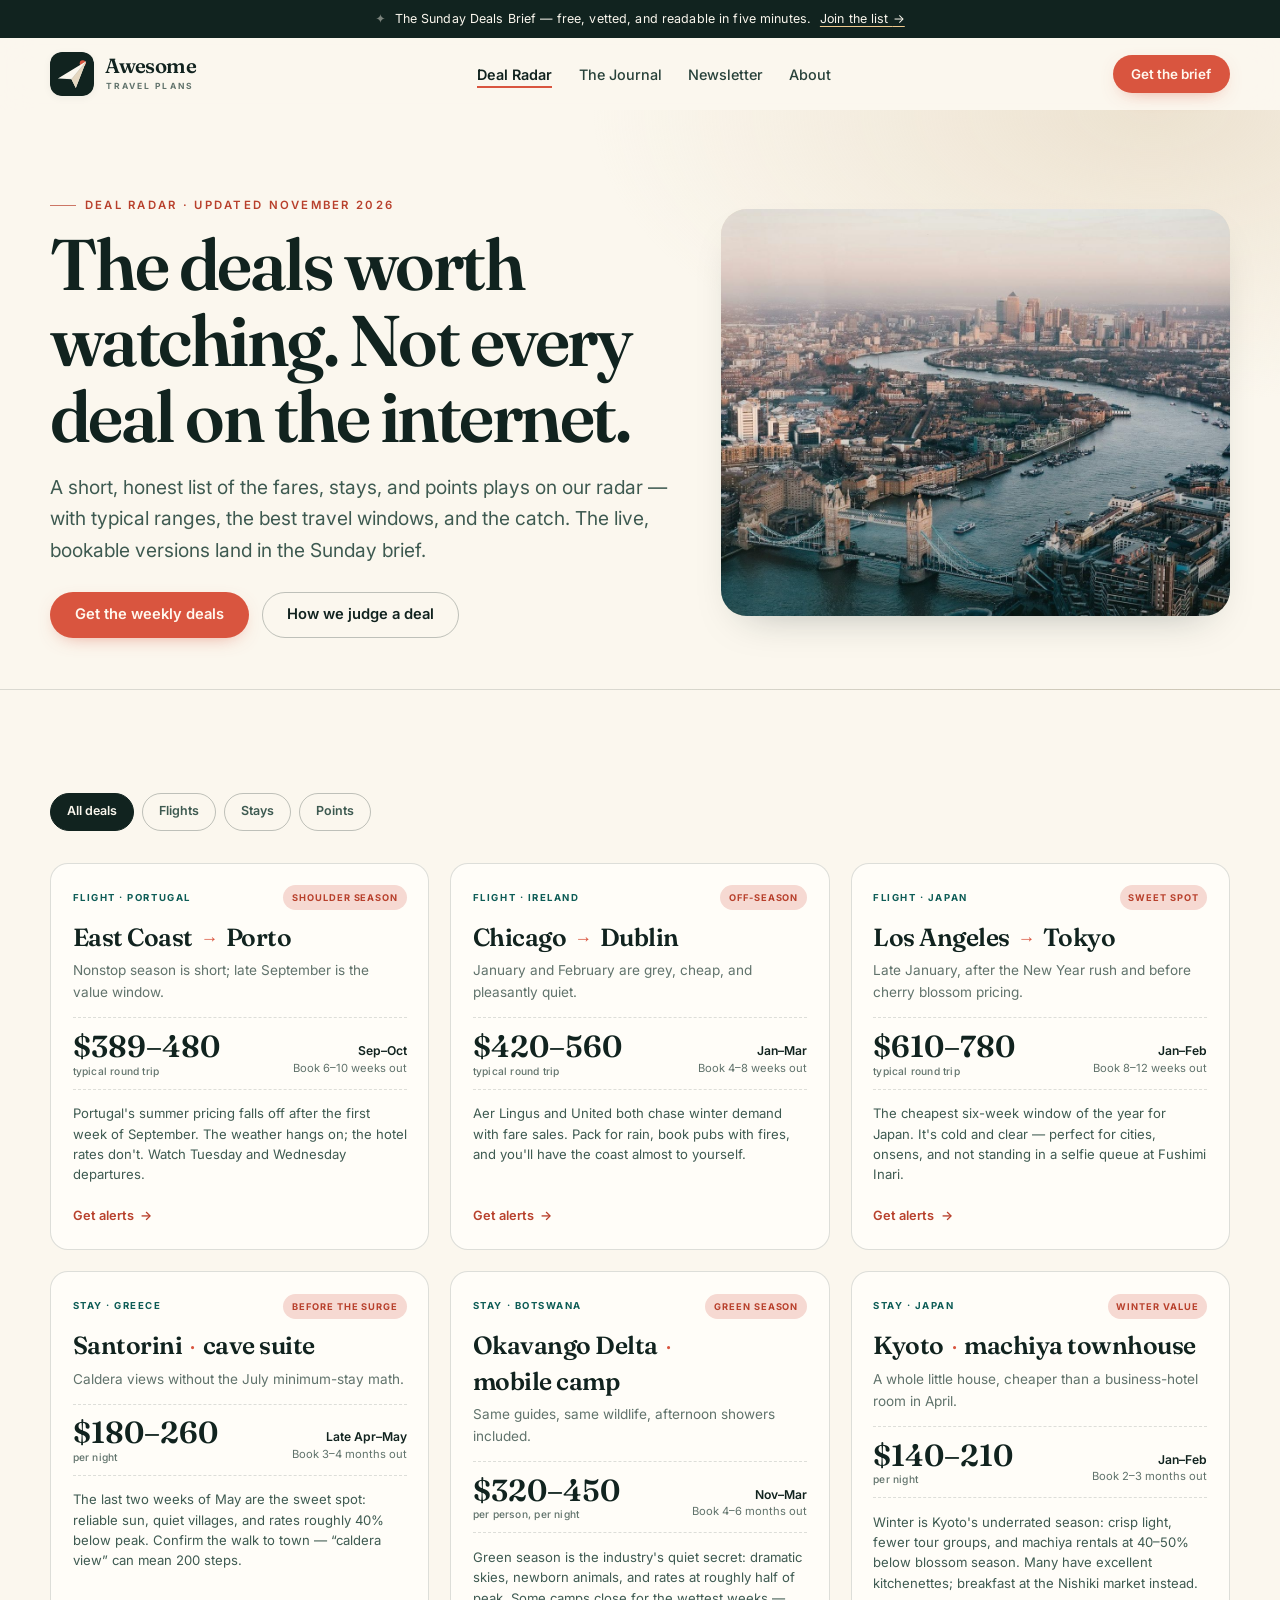
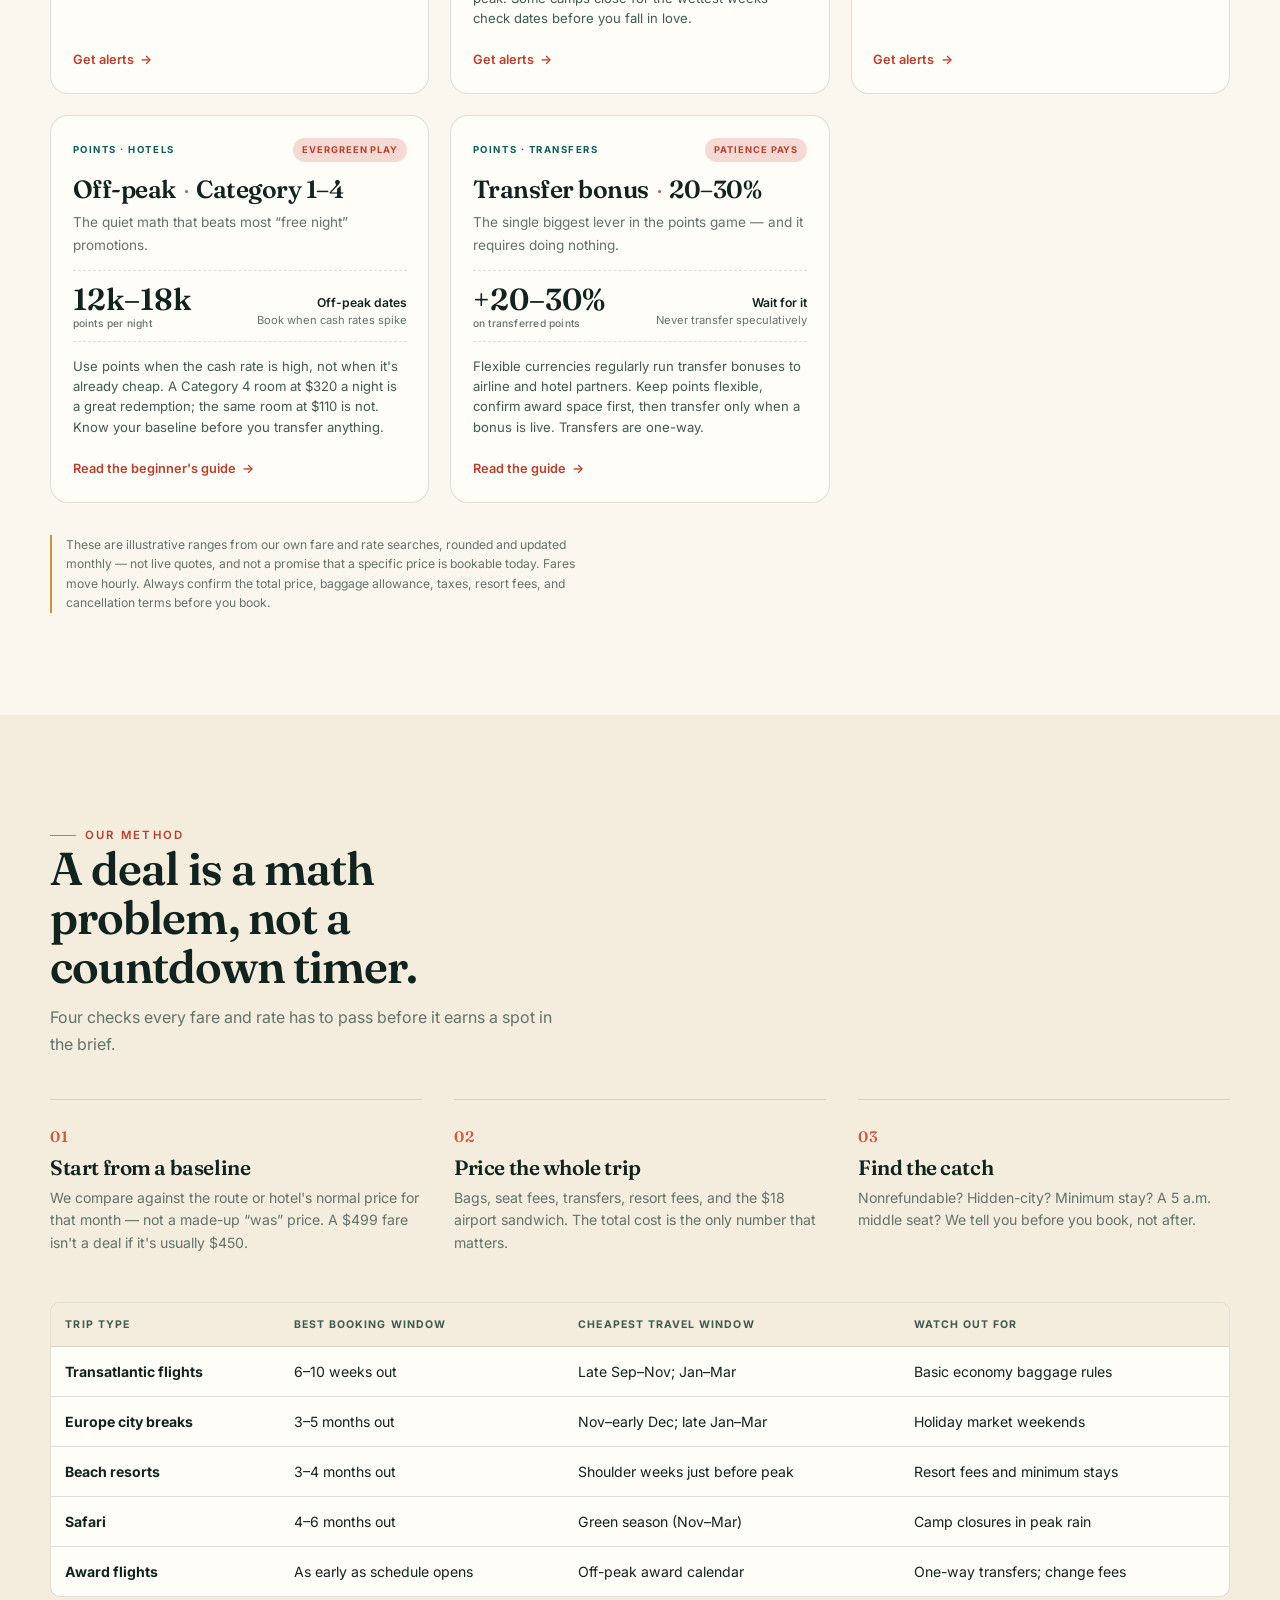
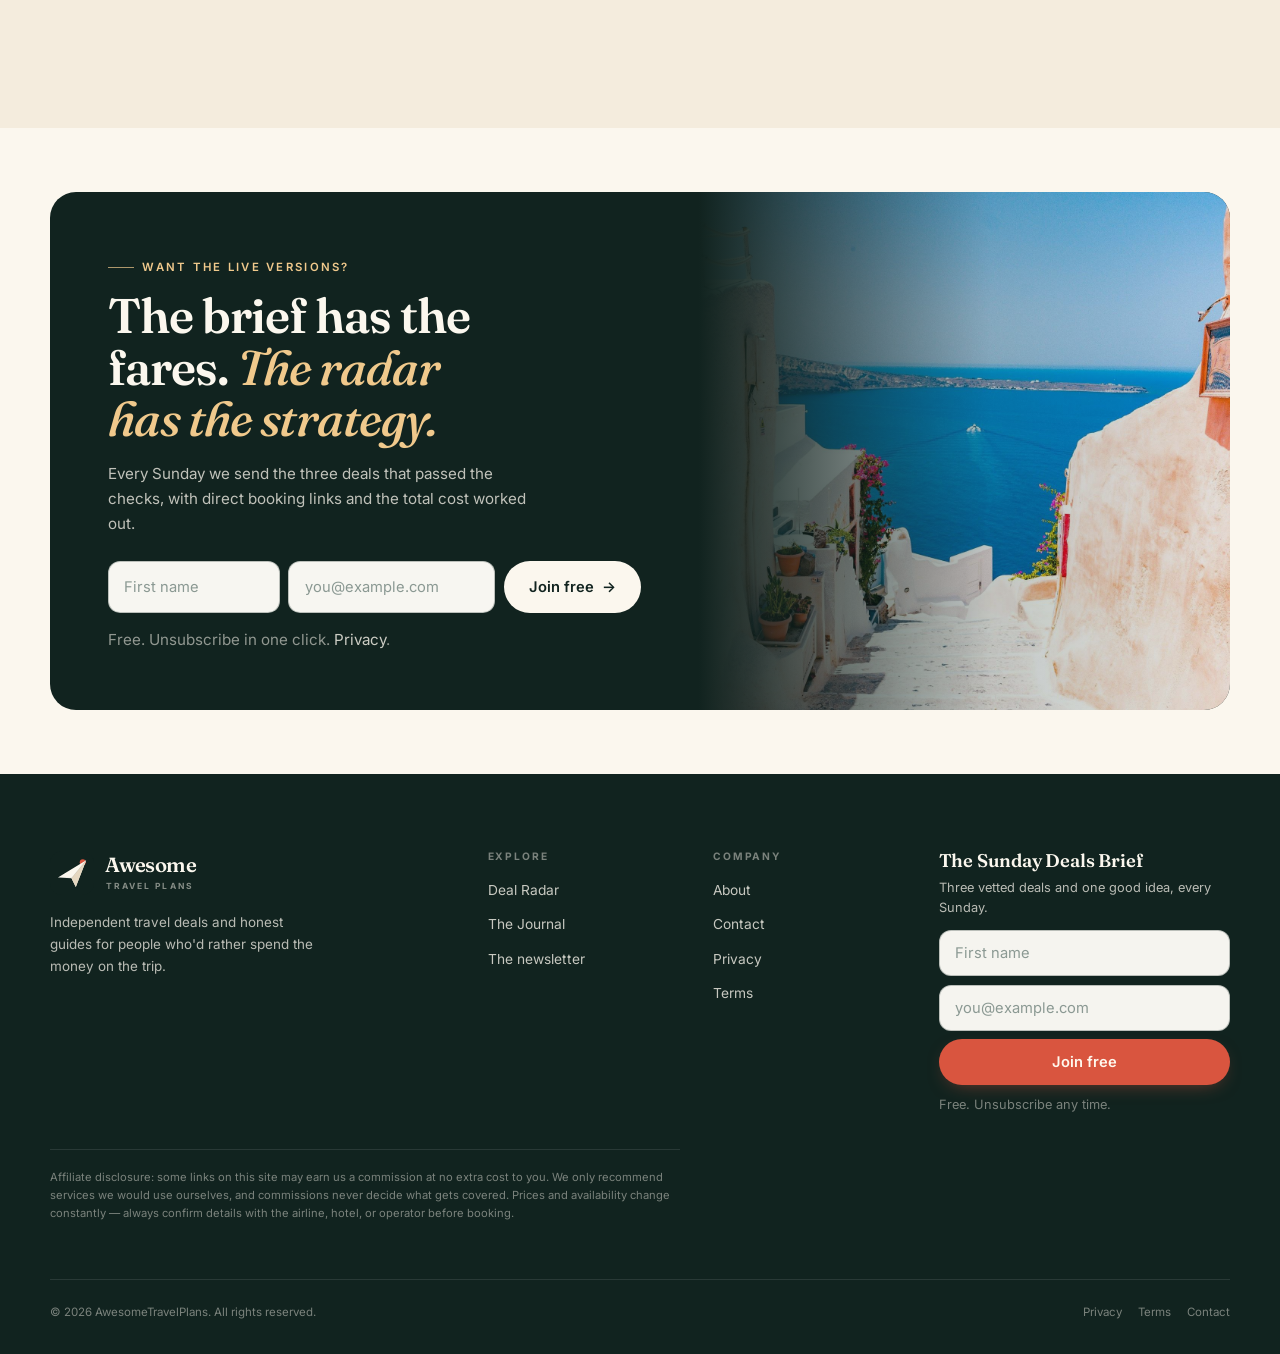
<file: deals.html>
<!doctype html>
<html lang="en">
<head>
<meta charset="utf-8">
<meta name="viewport" content="width=device-width, initial-scale=1">
<title>Deal Radar — What we're watching | AwesomeTravelPlans</title>
<meta name="description" content="The fares, stays, and points plays on our radar this month. Typical ranges, the best travel windows, and the catches — vetted before they reach your inbox.">
<link rel="canonical" href="https://awesometravelplans.com/deals.html">
<meta name="theme-color" content="#11231f">
<meta property="og:type" content="website">
<meta property="og:site_name" content="AwesomeTravelPlans">
<meta property="og:title" content="Deal Radar — What we're watching">
<meta property="og:description" content="Typical ranges, the best travel windows, and the catches — vetted before they reach your inbox.">
<meta property="og:url" content="https://awesometravelplans.com/deals.html">
<meta property="og:image" content="https://awesometravelplans.com/assets/img/og-image.jpg">
<meta property="og:image:width" content="1200">
<meta property="og:image:height" content="630">
<meta name="twitter:card" content="summary_large_image">
<meta name="twitter:title" content="Deal Radar — What we're watching">
<meta name="twitter:description" content="Typical ranges, the best travel windows, and the catches — vetted before they reach your inbox.">
<meta name="twitter:image" content="https://awesometravelplans.com/assets/img/og-image.jpg">
<link rel="icon" href="assets/img/favicon.svg" type="image/svg+xml">
<link rel="icon" href="assets/img/favicon-32.png" sizes="32x32" type="image/png">
<link rel="apple-touch-icon" href="assets/img/apple-touch-icon.png">
<link rel="preconnect" href="https://fonts.googleapis.com">
<link rel="preconnect" href="https://fonts.gstatic.com" crossorigin>
<link href="https://fonts.googleapis.com/css2?family=Fraunces:ital,opsz,wght@0,9..144,400..700;1,9..144,400..700&family=Inter:wght@400;500;600;700&display=swap" rel="stylesheet">
<link rel="stylesheet" href="assets/css/site.css">
<script>document.documentElement.classList.add('js');</script>
</head>
<body>
<a class="skip-link" href="#main">Skip to content</a>

<div class="topbar">
  <div class="wrap">
    <span class="dot" aria-hidden="true">✦</span>
    <span>The Sunday Deals Brief — free, vetted, and readable in five minutes.</span>
    <a href="newsletter.html">Join the list <span aria-hidden="true">→</span></a>
  </div>
</div>

<header class="site-header">
  <nav class="nav wrap" aria-label="Primary">
    <a class="brand" href="index.html" aria-label="AwesomeTravelPlans home">
      <img src="assets/img/mark.svg" alt="" width="44" height="44">
      <span class="brand-text"><span class="first">Awesome</span><span class="second">Travel Plans</span></span>
    </a>
    <ul class="nav-links" id="primary-nav">
      <li><a href="deals.html" aria-current="page">Deal Radar</a></li>
      <li><a href="journal.html">The Journal</a></li>
      <li><a href="newsletter.html">Newsletter</a></li>
      <li><a href="about.html">About</a></li>
    </ul>
    <div class="nav-actions">
      <a class="btn btn--sm" href="newsletter.html">Get the brief</a>
      <button class="nav-toggle" type="button" aria-expanded="false" aria-controls="primary-nav" aria-label="Toggle menu">
        <span class="bars" aria-hidden="true"><span></span><span></span><span></span></span>
      </button>
    </div>
  </nav>
</header>

<main id="main">

  <section class="page-hero">
    <div class="wrap page-hero--split">
      <div>
        <span class="eyebrow">Deal Radar · Updated November 2026</span>
        <h1>The deals worth watching. Not every deal on the internet.</h1>
        <p class="lede">A short, honest list of the fares, stays, and points plays on our radar — with typical ranges, the best travel windows, and the catch. The live, bookable versions land in the Sunday brief.</p>
        <div class="hero-actions">
          <a class="btn" href="newsletter.html">Get the weekly deals</a>
          <a class="btn btn--ghost" href="journal/deals-worth-booking.html">How we judge a deal</a>
        </div>
      </div>
      <div class="hero-photo" style="aspect-ratio:4/3.2;border-radius:var(--radius-lg);overflow:hidden;box-shadow:var(--shadow)">
        <img src="assets/img/porto.jpg" alt="Aerial view of Porto and the Douro river" width="1400" height="934" loading="lazy" decoding="async" style="width:100%;height:100%;object-fit:cover">
      </div>
    </div>
  </section>

  <section class="section">
    <div class="wrap">
      <div class="filters reveal" data-filter-group data-filter-target="#deal-list" aria-label="Filter deals by type">
        <button class="filter-btn" type="button" data-filter="all" aria-pressed="true">All deals</button>
        <button class="filter-btn" type="button" data-filter="flights" aria-pressed="false">Flights</button>
        <button class="filter-btn" type="button" data-filter="stays" aria-pressed="false">Stays</button>
        <button class="filter-btn" type="button" data-filter="points" aria-pressed="false">Points</button>
      </div>

      <div class="deal-grid" id="deal-list">
        <article class="deal-card reveal" data-category="flights">
          <div class="top"><span class="type">Flight · Portugal</span><span class="badge">Shoulder season</span></div>
          <div class="route">East Coast <span class="arrow" aria-hidden="true">→</span> Porto</div>
          <p class="place">Nonstop season is short; late September is the value window.</p>
          <div class="figures">
            <div class="amount">$389–480<small>typical round trip</small></div>
            <div class="when"><b>Sep–Oct</b>Book 6–10 weeks out</div>
          </div>
          <p class="why">Portugal's summer pricing falls off after the first week of September. The weather hangs on; the hotel rates don't. Watch Tuesday and Wednesday departures.</p>
          <div class="foot"><a href="newsletter.html">Get alerts <span aria-hidden="true">→</span></a></div>
        </article>

        <article class="deal-card reveal" data-category="flights">
          <div class="top"><span class="type">Flight · Ireland</span><span class="badge">Off-season</span></div>
          <div class="route">Chicago <span class="arrow" aria-hidden="true">→</span> Dublin</div>
          <p class="place">January and February are grey, cheap, and pleasantly quiet.</p>
          <div class="figures">
            <div class="amount">$420–560<small>typical round trip</small></div>
            <div class="when"><b>Jan–Mar</b>Book 4–8 weeks out</div>
          </div>
          <p class="why">Aer Lingus and United both chase winter demand with fare sales. Pack for rain, book pubs with fires, and you'll have the coast almost to yourself.</p>
          <div class="foot"><a href="newsletter.html">Get alerts <span aria-hidden="true">→</span></a></div>
        </article>

        <article class="deal-card reveal" data-category="flights">
          <div class="top"><span class="type">Flight · Japan</span><span class="badge">Sweet spot</span></div>
          <div class="route">Los Angeles <span class="arrow" aria-hidden="true">→</span> Tokyo</div>
          <p class="place">Late January, after the New Year rush and before cherry blossom pricing.</p>
          <div class="figures">
            <div class="amount">$610–780<small>typical round trip</small></div>
            <div class="when"><b>Jan–Feb</b>Book 8–12 weeks out</div>
          </div>
          <p class="why">The cheapest six-week window of the year for Japan. It's cold and clear — perfect for cities, onsens, and not standing in a selfie queue at Fushimi Inari.</p>
          <div class="foot"><a href="newsletter.html">Get alerts <span aria-hidden="true">→</span></a></div>
        </article>

        <article class="deal-card reveal" data-category="stays">
          <div class="top"><span class="type">Stay · Greece</span><span class="badge">Before the surge</span></div>
          <div class="route">Santorini <span class="arrow" aria-hidden="true">·</span> cave suite</div>
          <p class="place">Caldera views without the July minimum-stay math.</p>
          <div class="figures">
            <div class="amount">$180–260<small>per night</small></div>
            <div class="when"><b>Late Apr–May</b>Book 3–4 months out</div>
          </div>
          <p class="why">The last two weeks of May are the sweet spot: reliable sun, quiet villages, and rates roughly 40% below peak. Confirm the walk to town — “caldera view” can mean 200 steps.</p>
          <div class="foot"><a href="newsletter.html">Get alerts <span aria-hidden="true">→</span></a></div>
        </article>

        <article class="deal-card reveal" data-category="stays">
          <div class="top"><span class="type">Stay · Botswana</span><span class="badge">Green season</span></div>
          <div class="route">Okavango Delta <span class="arrow" aria-hidden="true">·</span> mobile camp</div>
          <p class="place">Same guides, same wildlife, afternoon showers included.</p>
          <div class="figures">
            <div class="amount">$320–450<small>per person, per night</small></div>
            <div class="when"><b>Nov–Mar</b>Book 4–6 months out</div>
          </div>
          <p class="why">Green season is the industry's quiet secret: dramatic skies, newborn animals, and rates at roughly half of peak. Some camps close for the wettest weeks — check dates before you fall in love.</p>
          <div class="foot"><a href="newsletter.html">Get alerts <span aria-hidden="true">→</span></a></div>
        </article>

        <article class="deal-card reveal" data-category="stays">
          <div class="top"><span class="type">Stay · Japan</span><span class="badge">Winter value</span></div>
          <div class="route">Kyoto <span class="arrow" aria-hidden="true">·</span> machiya townhouse</div>
          <p class="place">A whole little house, cheaper than a business-hotel room in April.</p>
          <div class="figures">
            <div class="amount">$140–210<small>per night</small></div>
            <div class="when"><b>Jan–Feb</b>Book 2–3 months out</div>
          </div>
          <p class="why">Winter is Kyoto's underrated season: crisp light, fewer tour groups, and machiya rentals at 40–50% below blossom season. Many have excellent kitchenettes; breakfast at the Nishiki market instead.</p>
          <div class="foot"><a href="newsletter.html">Get alerts <span aria-hidden="true">→</span></a></div>
        </article>

        <article class="deal-card reveal" data-category="points">
          <div class="top"><span class="type">Points · Hotels</span><span class="badge">Evergreen play</span></div>
          <div class="route">Off-peak <span class="arrow" aria-hidden="true">·</span> Category 1–4</div>
          <p class="place">The quiet math that beats most “free night” promotions.</p>
          <div class="figures">
            <div class="amount">12k–18k<small>points per night</small></div>
            <div class="when"><b>Off-peak dates</b>Book when cash rates spike</div>
          </div>
          <p class="why">Use points when the cash rate is high, not when it's already cheap. A Category 4 room at $320 a night is a great redemption; the same room at $110 is not. Know your baseline before you transfer anything.</p>
          <div class="foot"><a href="journal/points-for-beginners.html">Read the beginner's guide <span aria-hidden="true">→</span></a></div>
        </article>

        <article class="deal-card reveal" data-category="points">
          <div class="top"><span class="type">Points · Transfers</span><span class="badge">Patience pays</span></div>
          <div class="route">Transfer bonus <span class="arrow" aria-hidden="true">·</span> 20–30%</div>
          <p class="place">The single biggest lever in the points game — and it requires doing nothing.</p>
          <div class="figures">
            <div class="amount">+20–30%<small>on transferred points</small></div>
            <div class="when"><b>Wait for it</b>Never transfer speculatively</div>
          </div>
          <p class="why">Flexible currencies regularly run transfer bonuses to airline and hotel partners. Keep points flexible, confirm award space first, then transfer only when a bonus is live. Transfers are one-way.</p>
          <div class="foot"><a href="journal/points-for-beginners.html">Read the guide <span aria-hidden="true">→</span></a></div>
        </article>
      </div>

      <p class="deal-disclaimer">These are illustrative ranges from our own fare and rate searches, rounded and updated monthly — not live quotes, and not a promise that a specific price is bookable today. Fares move hourly. Always confirm the total price, baggage allowance, taxes, resort fees, and cancellation terms before you book.</p>
    </div>
  </section>

  <section class="section section--paper2">
    <div class="wrap">
      <div class="section-head reveal">
        <div>
          <span class="eyebrow">Our method</span>
          <h2>A deal is a math problem, not a countdown timer.</h2>
          <p>Four checks every fare and rate has to pass before it earns a spot in the brief.</p>
        </div>
      </div>
      <div class="steps">
        <div class="step reveal">
          <h3>Start from a baseline</h3>
          <p>We compare against the route or hotel's normal price for that month — not a made-up “was” price. A $499 fare isn't a deal if it's usually $450.</p>
        </div>
        <div class="step reveal">
          <h3>Price the whole trip</h3>
          <p>Bags, seat fees, transfers, resort fees, and the $18 airport sandwich. The total cost is the only number that matters.</p>
        </div>
        <div class="step reveal">
          <h3>Find the catch</h3>
          <p>Nonrefundable? Hidden-city? Minimum stay? A 5 a.m. middle seat? We tell you before you book, not after.</p>
        </div>
      </div>

      <div class="table-wrap reveal" style="margin-top:3rem">
        <table>
          <caption class="sr-only">Typical booking windows by trip type</caption>
          <thead>
            <tr><th>Trip type</th><th>Best booking window</th><th>Cheapest travel window</th><th>Watch out for</th></tr>
          </thead>
          <tbody>
            <tr><td><strong>Transatlantic flights</strong></td><td>6–10 weeks out</td><td>Late Sep–Nov; Jan–Mar</td><td>Basic economy baggage rules</td></tr>
            <tr><td><strong>Europe city breaks</strong></td><td>3–5 months out</td><td>Nov–early Dec; late Jan–Mar</td><td>Holiday market weekends</td></tr>
            <tr><td><strong>Beach resorts</strong></td><td>3–4 months out</td><td>Shoulder weeks just before peak</td><td>Resort fees and minimum stays</td></tr>
            <tr><td><strong>Safari</strong></td><td>4–6 months out</td><td>Green season (Nov–Mar)</td><td>Camp closures in peak rain</td></tr>
            <tr><td><strong>Award flights</strong></td><td>As early as schedule opens</td><td>Off-peak award calendar</td><td>One-way transfers; change fees</td></tr>
          </tbody>
        </table>
      </div>
    </div>
  </section>

  <section class="section section--tight">
    <div class="wrap">
      <div class="newsletter-band reveal">
        <div class="content">
          <span class="eyebrow eyebrow--light">Want the live versions?</span>
          <h2>The brief has the fares. <em>The radar has the strategy.</em></h2>
          <p>Every Sunday we send the three deals that passed the checks, with direct booking links and the total cost worked out.</p>
          <form class="signup" data-newsletter-form novalidate>
            <div class="signup-row">
              <div class="field">
                <label class="sr-only" for="deals-name">First name</label>
                <input id="deals-name" name="name" type="text" autocomplete="given-name" placeholder="First name" required>
              </div>
              <div class="field">
                <label class="sr-only" for="deals-email">Email address</label>
                <input id="deals-email" name="email" type="email" autocomplete="email" placeholder="you@example.com" required>
              </div>
              <button class="btn btn--light" type="submit">Join free <span aria-hidden="true">→</span></button>
            </div>
            <div class="hp" aria-hidden="true">
              <label for="deals-company">Company</label>
              <input id="deals-company" name="company" type="text" tabindex="-1" autocomplete="off">
            </div>
            <p class="form-note">Free. Unsubscribe in one click. <a href="privacy.html">Privacy</a>.</p>
            <p class="form-status" role="status" aria-live="polite"></p>
          </form>
        </div>
        <div class="media" aria-hidden="true">
          <img src="assets/img/santorini.jpg" alt="" width="1400" height="2100" loading="lazy" decoding="async">
        </div>
      </div>
    </div>
  </section>

</main>

<footer class="site-footer">
  <div class="wrap">
    <div class="footer-grid">
      <div class="footer-brand">
        <a class="brand" href="index.html" aria-label="AwesomeTravelPlans home">
          <img src="assets/img/mark.svg" alt="" width="44" height="44">
          <span class="brand-text"><span class="first">Awesome</span><span class="second">Travel Plans</span></span>
        </a>
        <p>Independent travel deals and honest guides for people who'd rather spend the money on the trip.</p>
      </div>
      <div class="footer-col">
        <h4>Explore</h4>
        <ul>
          <li><a href="deals.html">Deal Radar</a></li>
          <li><a href="journal.html">The Journal</a></li>
          <li><a href="newsletter.html">The newsletter</a></li>
        </ul>
      </div>
      <div class="footer-col">
        <h4>Company</h4>
        <ul>
          <li><a href="about.html">About</a></li>
          <li><a href="contact.html">Contact</a></li>
          <li><a href="privacy.html">Privacy</a></li>
          <li><a href="terms.html">Terms</a></li>
        </ul>
      </div>
      <div class="footer-signup">
        <h4 style="font-family:var(--serif);font-size:1.15rem;letter-spacing:-.01em;text-transform:none;color:var(--paper);margin-bottom:.5rem">The Sunday Deals Brief</h4>
        <p>Three vetted deals and one good idea, every Sunday.</p>
        <form class="signup" data-newsletter-form novalidate>
          <div class="signup-row">
            <div class="field">
              <label class="sr-only" for="footer-name">First name</label>
              <input id="footer-name" name="name" type="text" autocomplete="given-name" placeholder="First name" required>
            </div>
            <div class="field">
              <label class="sr-only" for="footer-email">Email address</label>
              <input id="footer-email" name="email" type="email" autocomplete="email" placeholder="you@example.com" required>
            </div>
            <button class="btn" type="submit">Join free</button>
          </div>
          <div class="hp" aria-hidden="true">
            <label for="footer-company">Company</label>
            <input id="footer-company" name="company" type="text" tabindex="-1" autocomplete="off">
          </div>
          <p class="form-note">Free. Unsubscribe any time.</p>
          <p class="form-status" role="status" aria-live="polite"></p>
        </form>
      </div>
    </div>

    <p class="disclosure">Affiliate disclosure: some links on this site may earn us a commission at no extra cost to you. We only recommend services we would use ourselves, and commissions never decide what gets covered. Prices and availability change constantly — always confirm details with the airline, hotel, or operator before booking.</p>

    <div class="footer-bottom">
      <span>© <span data-year>2026</span> AwesomeTravelPlans. All rights reserved.</span>
      <nav aria-label="Footer">
        <a href="privacy.html">Privacy</a>
        <a href="terms.html">Terms</a>
        <a href="contact.html">Contact</a>
      </nav>
    </div>
  </div>
</footer>

<script src="assets/js/site.js" defer></script>
</body>
</html>
</file>
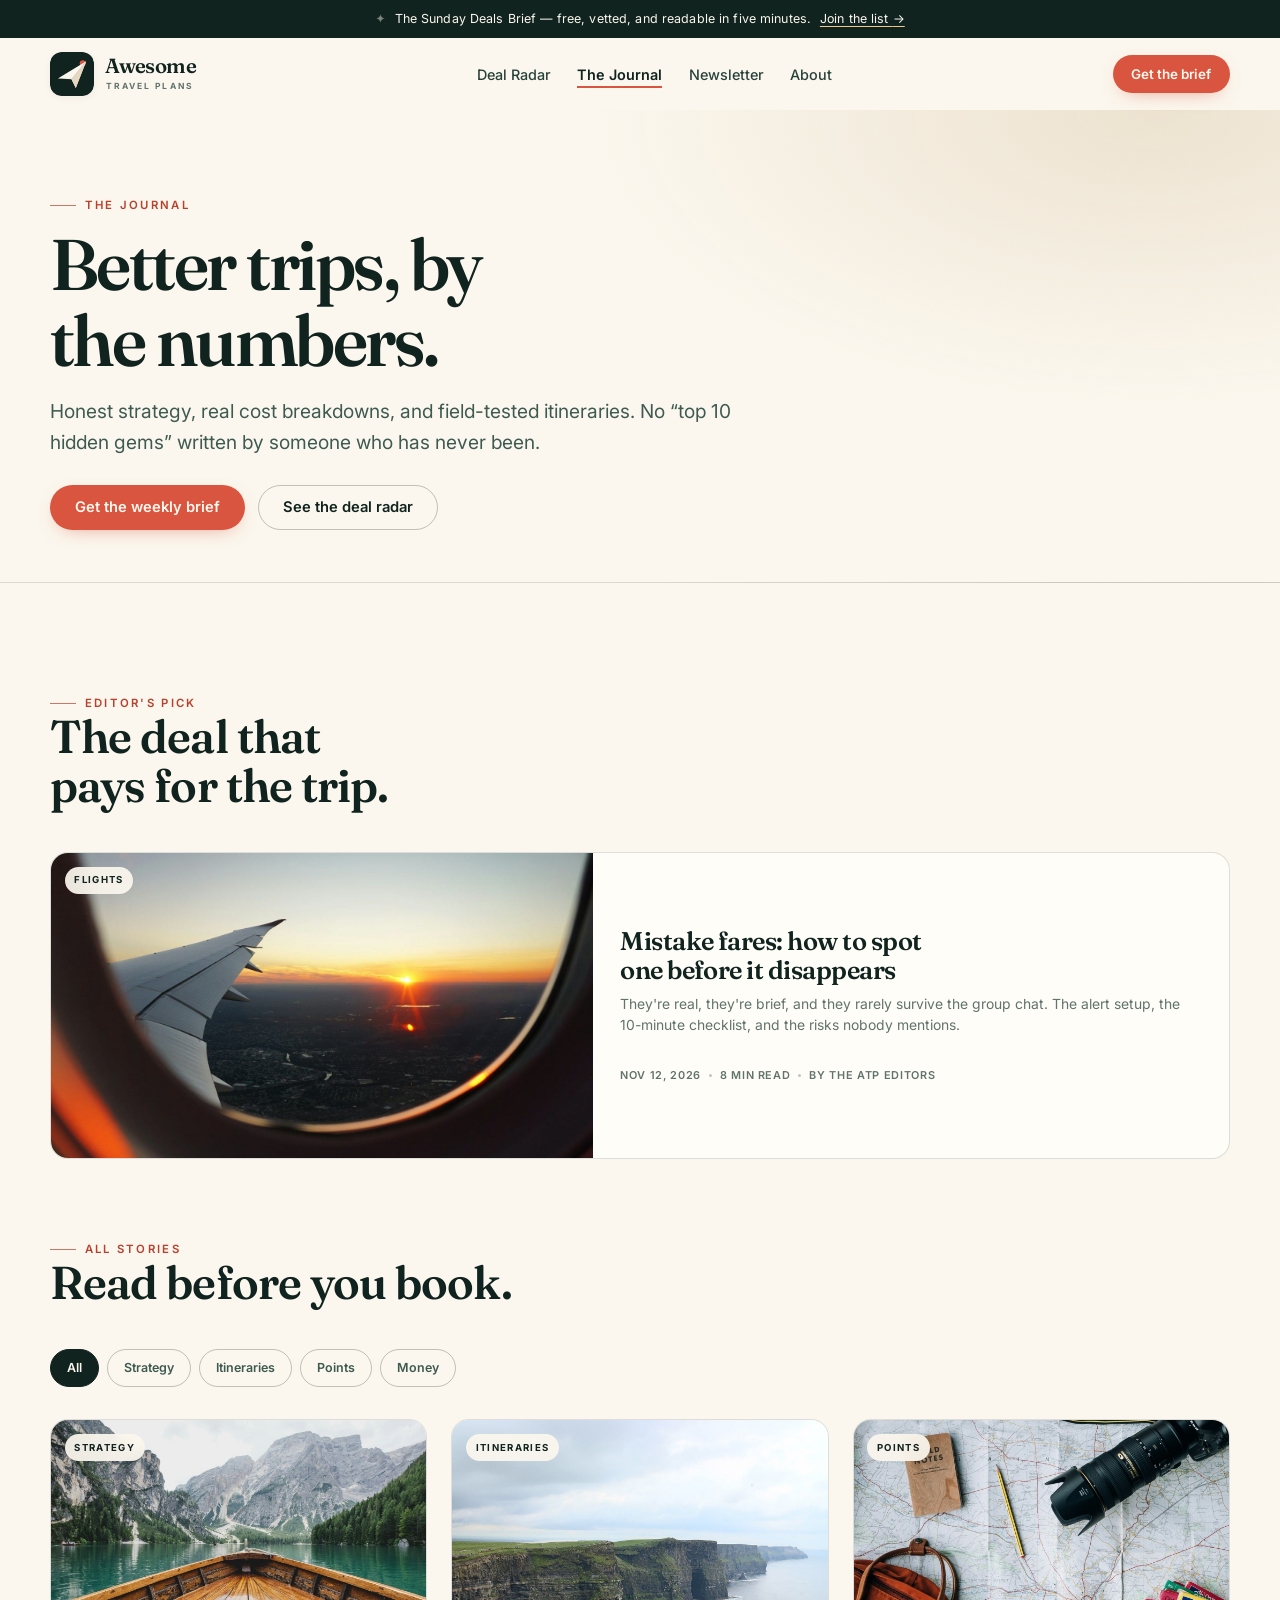
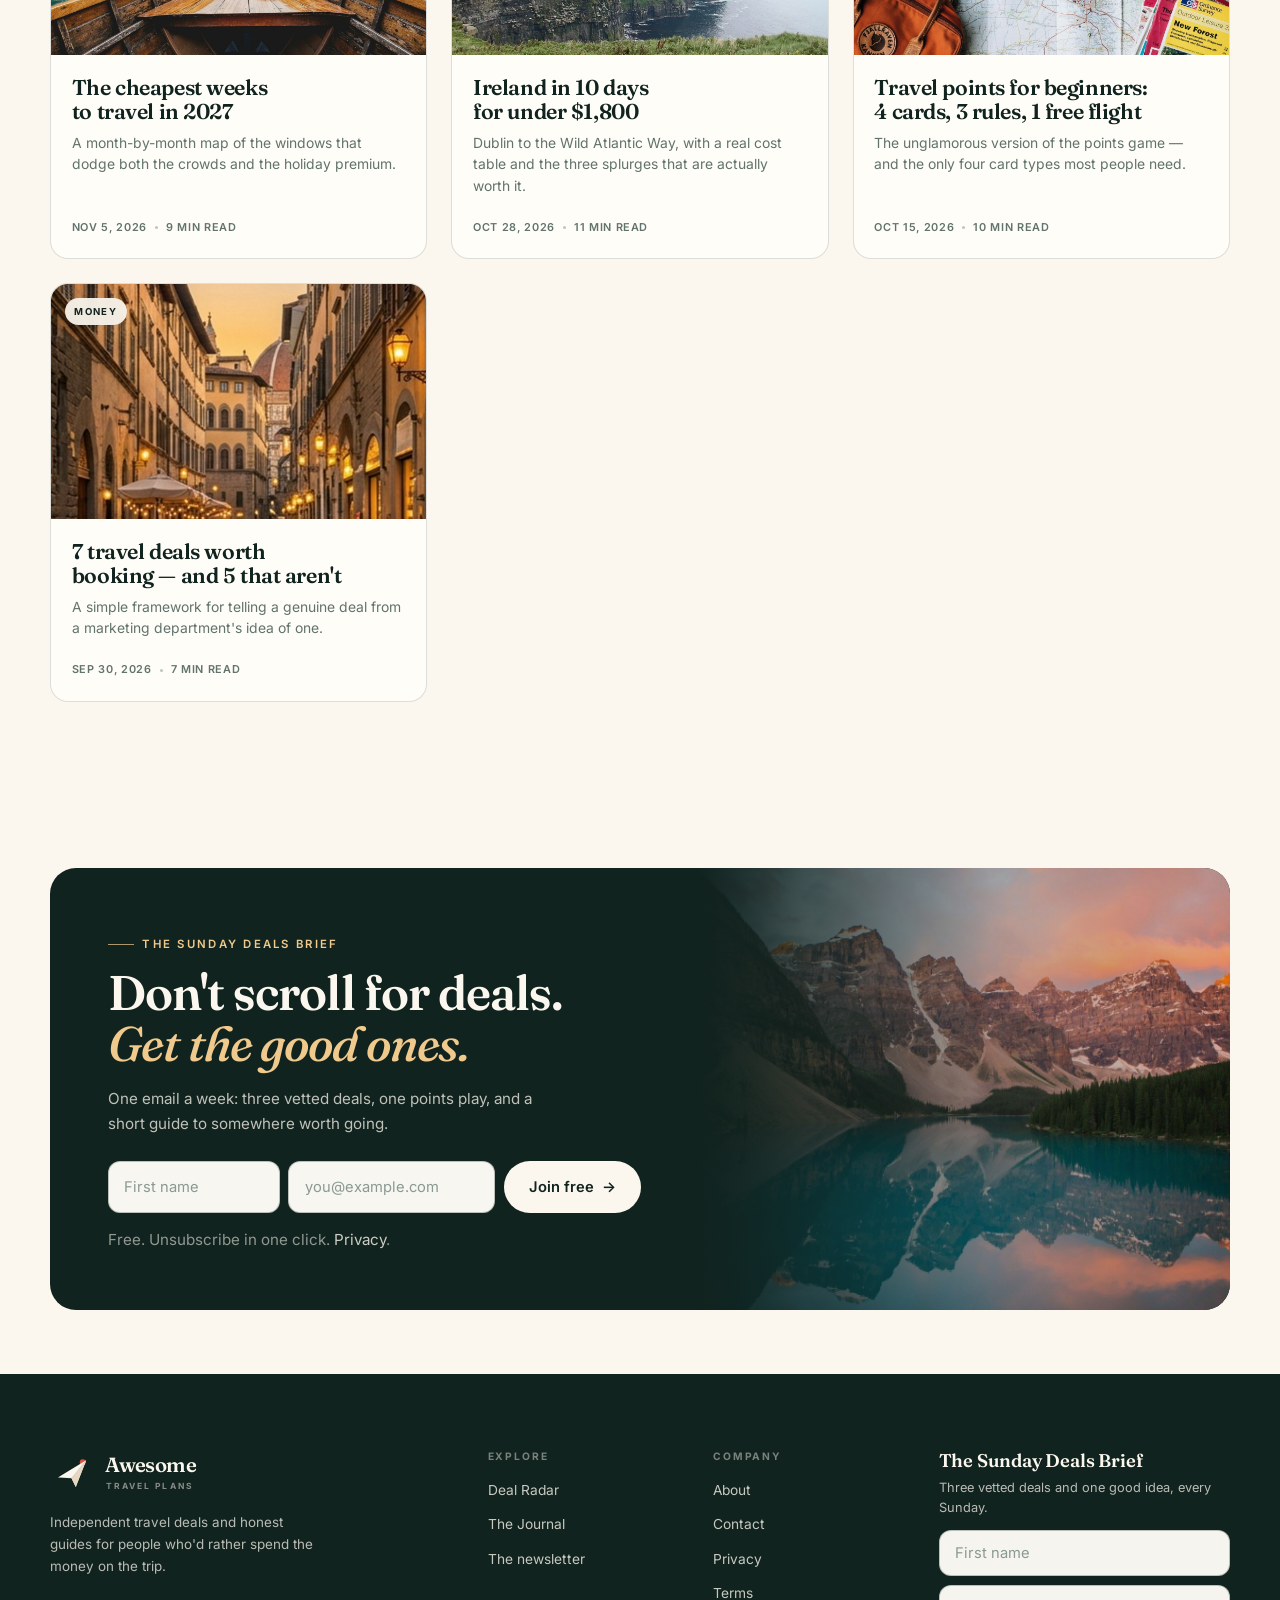
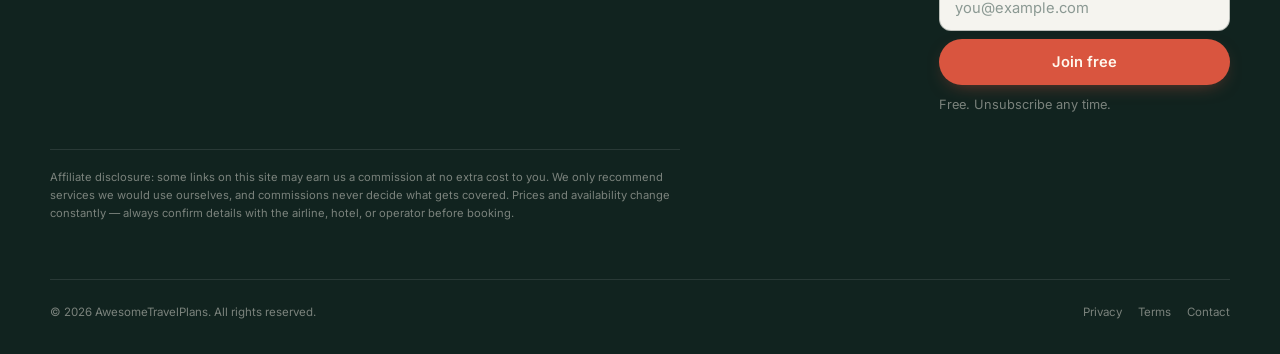
<file: journal.html>
<!doctype html>
<html lang="en">
<head>
<meta charset="utf-8">
<meta name="viewport" content="width=device-width, initial-scale=1">
<title>The Journal — AwesomeTravelPlans</title>
<meta name="description" content="Honest travel strategy, real cost breakdowns, and field-tested itineraries. Flight deals, shoulder seasons, points, and the trips worth taking.">
<link rel="canonical" href="https://awesometravelplans.com/journal.html">
<meta name="theme-color" content="#11231f">
<meta property="og:type" content="website">
<meta property="og:site_name" content="AwesomeTravelPlans">
<meta property="og:title" content="The Journal — AwesomeTravelPlans">
<meta property="og:description" content="Honest travel strategy, real cost breakdowns, and field-tested itineraries.">
<meta property="og:url" content="https://awesometravelplans.com/journal.html">
<meta property="og:image" content="https://awesometravelplans.com/assets/img/og-image.jpg">
<meta property="og:image:width" content="1200">
<meta property="og:image:height" content="630">
<meta name="twitter:card" content="summary_large_image">
<meta name="twitter:title" content="The Journal — AwesomeTravelPlans">
<meta name="twitter:description" content="Honest travel strategy, real cost breakdowns, and field-tested itineraries.">
<meta name="twitter:image" content="https://awesometravelplans.com/assets/img/og-image.jpg">
<link rel="icon" href="assets/img/favicon.svg" type="image/svg+xml">
<link rel="icon" href="assets/img/favicon-32.png" sizes="32x32" type="image/png">
<link rel="apple-touch-icon" href="assets/img/apple-touch-icon.png">
<link rel="preconnect" href="https://fonts.googleapis.com">
<link rel="preconnect" href="https://fonts.gstatic.com" crossorigin>
<link href="https://fonts.googleapis.com/css2?family=Fraunces:ital,opsz,wght@0,9..144,400..700;1,9..144,400..700&family=Inter:wght@400;500;600;700&display=swap" rel="stylesheet">
<link rel="stylesheet" href="assets/css/site.css">
<script>document.documentElement.classList.add('js');</script>
<script type="application/ld+json">
{"@context":"https://schema.org","@type":"Blog","@id":"https://awesometravelplans.com/journal.html#blog","name":"The AwesomeTravelPlans Journal","url":"https://awesometravelplans.com/journal.html","description":"Honest travel strategy, real cost breakdowns, and field-tested itineraries.","publisher":{"@type":"Organization","name":"AwesomeTravelPlans","url":"https://awesometravelplans.com/"},"blogPost":[{"@type":"BlogPosting","headline":"Mistake fares: how to spot one before it disappears","url":"https://awesometravelplans.com/journal/mistake-fares.html","datePublished":"2026-11-12"},{"@type":"BlogPosting","headline":"The cheapest weeks to travel in 2027","url":"https://awesometravelplans.com/journal/cheapest-weeks-2027.html","datePublished":"2026-11-05"},{"@type":"BlogPosting","headline":"Ireland in 10 days for under $1,800","url":"https://awesometravelplans.com/journal/ireland-under-1800.html","datePublished":"2026-10-28"},{"@type":"BlogPosting","headline":"Travel points for beginners: 4 cards, 3 rules, 1 free flight","url":"https://awesometravelplans.com/journal/points-for-beginners.html","datePublished":"2026-10-15"},{"@type":"BlogPosting","headline":"7 travel deals worth booking — and 5 that aren't","url":"https://awesometravelplans.com/journal/deals-worth-booking.html","datePublished":"2026-09-30"}]}
</script>
</head>
<body>
<a class="skip-link" href="#main">Skip to content</a>

<div class="topbar">
  <div class="wrap">
    <span class="dot" aria-hidden="true">✦</span>
    <span>The Sunday Deals Brief — free, vetted, and readable in five minutes.</span>
    <a href="newsletter.html">Join the list <span aria-hidden="true">→</span></a>
  </div>
</div>

<header class="site-header">
  <nav class="nav wrap" aria-label="Primary">
    <a class="brand" href="index.html" aria-label="AwesomeTravelPlans home">
      <img src="assets/img/mark.svg" alt="" width="44" height="44">
      <span class="brand-text"><span class="first">Awesome</span><span class="second">Travel Plans</span></span>
    </a>
    <ul class="nav-links" id="primary-nav">
      <li><a href="deals.html">Deal Radar</a></li>
      <li><a href="journal.html" aria-current="page">The Journal</a></li>
      <li><a href="newsletter.html">Newsletter</a></li>
      <li><a href="about.html">About</a></li>
    </ul>
    <div class="nav-actions">
      <a class="btn btn--sm" href="newsletter.html">Get the brief</a>
      <button class="nav-toggle" type="button" aria-expanded="false" aria-controls="primary-nav" aria-label="Toggle menu">
        <span class="bars" aria-hidden="true"><span></span><span></span><span></span></span>
      </button>
    </div>
  </nav>
</header>

<main id="main">

  <section class="page-hero">
    <div class="wrap">
      <span class="eyebrow">The Journal</span>
      <h1>Better trips, by the numbers.</h1>
      <p class="lede">Honest strategy, real cost breakdowns, and field-tested itineraries. No “top 10 hidden gems” written by someone who has never been.</p>
      <div class="hero-actions">
        <a class="btn" href="newsletter.html">Get the weekly brief</a>
        <a class="btn btn--ghost" href="deals.html">See the deal radar</a>
      </div>
    </div>
  </section>

  <section class="section">
    <div class="wrap">
      <div class="section-head reveal">
        <div>
          <span class="eyebrow">Editor's pick</span>
          <h2>The deal that pays for the trip.</h2>
        </div>
      </div>

      <a class="post-card post-card--wide reveal" href="journal/mistake-fares.html">
        <div class="thumb">
          <span class="chip">Flights</span>
          <img src="assets/img/plane-window.jpg" alt="Sunset seen through an airplane window" width="1400" height="788" loading="lazy" decoding="async">
        </div>
        <div class="body">
          <h3>Mistake fares: how to spot one before it disappears</h3>
          <p>They're real, they're brief, and they rarely survive the group chat. The alert setup, the 10-minute checklist, and the risks nobody mentions.</p>
          <div class="meta"><span>Nov 12, 2026</span><span class="sep"></span><span>8 min read</span><span class="sep"></span><span>By the ATP editors</span></div>
        </div>
      </a>

      <div class="section-head reveal" style="margin-top:4.5rem">
        <div>
          <span class="eyebrow">All stories</span>
          <h2>Read before you book.</h2>
        </div>
      </div>

      <div class="filters reveal" data-filter-group data-filter-target="#all-posts" aria-label="Filter stories by category">
        <button class="filter-btn" type="button" data-filter="all" aria-pressed="true">All</button>
        <button class="filter-btn" type="button" data-filter="strategy" aria-pressed="false">Strategy</button>
        <button class="filter-btn" type="button" data-filter="itineraries" aria-pressed="false">Itineraries</button>
        <button class="filter-btn" type="button" data-filter="points" aria-pressed="false">Points</button>
        <button class="filter-btn" type="button" data-filter="money" aria-pressed="false">Money</button>
      </div>

      <div class="card-grid" id="all-posts">
        <a class="post-card reveal" href="journal/cheapest-weeks-2027.html" data-category="strategy">
          <div class="thumb">
            <span class="chip">Strategy</span>
            <img src="assets/img/lake-braies.jpg" alt="A wooden boat on a still alpine lake" width="1400" height="934" loading="lazy" decoding="async">
          </div>
          <div class="body">
            <h3>The cheapest weeks to travel in 2027</h3>
            <p>A month-by-month map of the windows that dodge both the crowds and the holiday premium.</p>
            <div class="meta"><span>Nov 5, 2026</span><span class="sep"></span><span>9 min read</span></div>
          </div>
        </a>

        <a class="post-card reveal" href="journal/ireland-under-1800.html" data-category="itineraries">
          <div class="thumb">
            <span class="chip">Itineraries</span>
            <img src="assets/img/cliffs-moher.jpg" alt="The green cliffs of Moher dropping into the Atlantic" width="1400" height="933" loading="lazy" decoding="async">
          </div>
          <div class="body">
            <h3>Ireland in 10 days for under $1,800</h3>
            <p>Dublin to the Wild Atlantic Way, with a real cost table and the three splurges that are actually worth it.</p>
            <div class="meta"><span>Oct 28, 2026</span><span class="sep"></span><span>11 min read</span></div>
          </div>
        </a>

        <a class="post-card reveal" href="journal/points-for-beginners.html" data-category="points">
          <div class="thumb">
            <span class="chip">Points</span>
            <img src="assets/img/flatlay.jpg" alt="A travel journal, camera, and map laid out on a table" width="1400" height="1106" loading="lazy" decoding="async">
          </div>
          <div class="body">
            <h3>Travel points for beginners: 4 cards, 3 rules, 1 free flight</h3>
            <p>The unglamorous version of the points game — and the only four card types most people need.</p>
            <div class="meta"><span>Oct 15, 2026</span><span class="sep"></span><span>10 min read</span></div>
          </div>
        </a>

        <a class="post-card reveal" href="journal/deals-worth-booking.html" data-category="money">
          <div class="thumb">
            <span class="chip">Money</span>
            <img src="assets/img/deal-rome.jpg" alt="A lamp-lit Rome street at dusk, the Duomo dome in the distance" width="620" height="349" loading="lazy" decoding="async">
          </div>
          <div class="body">
            <h3>7 travel deals worth booking — and 5 that aren't</h3>
            <p>A simple framework for telling a genuine deal from a marketing department's idea of one.</p>
            <div class="meta"><span>Sep 30, 2026</span><span class="sep"></span><span>7 min read</span></div>
          </div>
        </a>
      </div>
    </div>
  </section>

  <section class="section section--tight">
    <div class="wrap">
      <div class="newsletter-band reveal">
        <div class="content">
          <span class="eyebrow eyebrow--light">The Sunday Deals Brief</span>
          <h2>Don't scroll for deals. <em>Get the good ones.</em></h2>
          <p>One email a week: three vetted deals, one points play, and a short guide to somewhere worth going.</p>
          <form class="signup" data-newsletter-form novalidate>
            <div class="signup-row">
              <div class="field">
                <label class="sr-only" for="journal-name">First name</label>
                <input id="journal-name" name="name" type="text" autocomplete="given-name" placeholder="First name" required>
              </div>
              <div class="field">
                <label class="sr-only" for="journal-email">Email address</label>
                <input id="journal-email" name="email" type="email" autocomplete="email" placeholder="you@example.com" required>
              </div>
              <button class="btn btn--light" type="submit">Join free <span aria-hidden="true">→</span></button>
            </div>
            <div class="hp" aria-hidden="true">
              <label for="journal-company">Company</label>
              <input id="journal-company" name="company" type="text" tabindex="-1" autocomplete="off">
            </div>
            <p class="form-note">Free. Unsubscribe in one click. <a href="privacy.html">Privacy</a>.</p>
            <p class="form-status" role="status" aria-live="polite"></p>
          </form>
        </div>
        <div class="media" aria-hidden="true">
          <img src="assets/img/moraine.jpg" alt="" width="1400" height="934" loading="lazy" decoding="async">
        </div>
      </div>
    </div>
  </section>

</main>

<footer class="site-footer">
  <div class="wrap">
    <div class="footer-grid">
      <div class="footer-brand">
        <a class="brand" href="index.html" aria-label="AwesomeTravelPlans home">
          <img src="assets/img/mark.svg" alt="" width="44" height="44">
          <span class="brand-text"><span class="first">Awesome</span><span class="second">Travel Plans</span></span>
        </a>
        <p>Independent travel deals and honest guides for people who'd rather spend the money on the trip.</p>
      </div>
      <div class="footer-col">
        <h4>Explore</h4>
        <ul>
          <li><a href="deals.html">Deal Radar</a></li>
          <li><a href="journal.html">The Journal</a></li>
          <li><a href="newsletter.html">The newsletter</a></li>
        </ul>
      </div>
      <div class="footer-col">
        <h4>Company</h4>
        <ul>
          <li><a href="about.html">About</a></li>
          <li><a href="contact.html">Contact</a></li>
          <li><a href="privacy.html">Privacy</a></li>
          <li><a href="terms.html">Terms</a></li>
        </ul>
      </div>
      <div class="footer-signup">
        <h4 style="font-family:var(--serif);font-size:1.15rem;letter-spacing:-.01em;text-transform:none;color:var(--paper);margin-bottom:.5rem">The Sunday Deals Brief</h4>
        <p>Three vetted deals and one good idea, every Sunday.</p>
        <form class="signup" data-newsletter-form novalidate>
          <div class="signup-row">
            <div class="field">
              <label class="sr-only" for="footer-name">First name</label>
              <input id="footer-name" name="name" type="text" autocomplete="given-name" placeholder="First name" required>
            </div>
            <div class="field">
              <label class="sr-only" for="footer-email">Email address</label>
              <input id="footer-email" name="email" type="email" autocomplete="email" placeholder="you@example.com" required>
            </div>
            <button class="btn" type="submit">Join free</button>
          </div>
          <div class="hp" aria-hidden="true">
            <label for="footer-company">Company</label>
            <input id="footer-company" name="company" type="text" tabindex="-1" autocomplete="off">
          </div>
          <p class="form-note">Free. Unsubscribe any time.</p>
          <p class="form-status" role="status" aria-live="polite"></p>
        </form>
      </div>
    </div>

    <p class="disclosure">Affiliate disclosure: some links on this site may earn us a commission at no extra cost to you. We only recommend services we would use ourselves, and commissions never decide what gets covered. Prices and availability change constantly — always confirm details with the airline, hotel, or operator before booking.</p>

    <div class="footer-bottom">
      <span>© <span data-year>2026</span> AwesomeTravelPlans. All rights reserved.</span>
      <nav aria-label="Footer">
        <a href="privacy.html">Privacy</a>
        <a href="terms.html">Terms</a>
        <a href="contact.html">Contact</a>
      </nav>
    </div>
  </div>
</footer>

<script src="assets/js/site.js" defer></script>
</body>
</html>
</file>
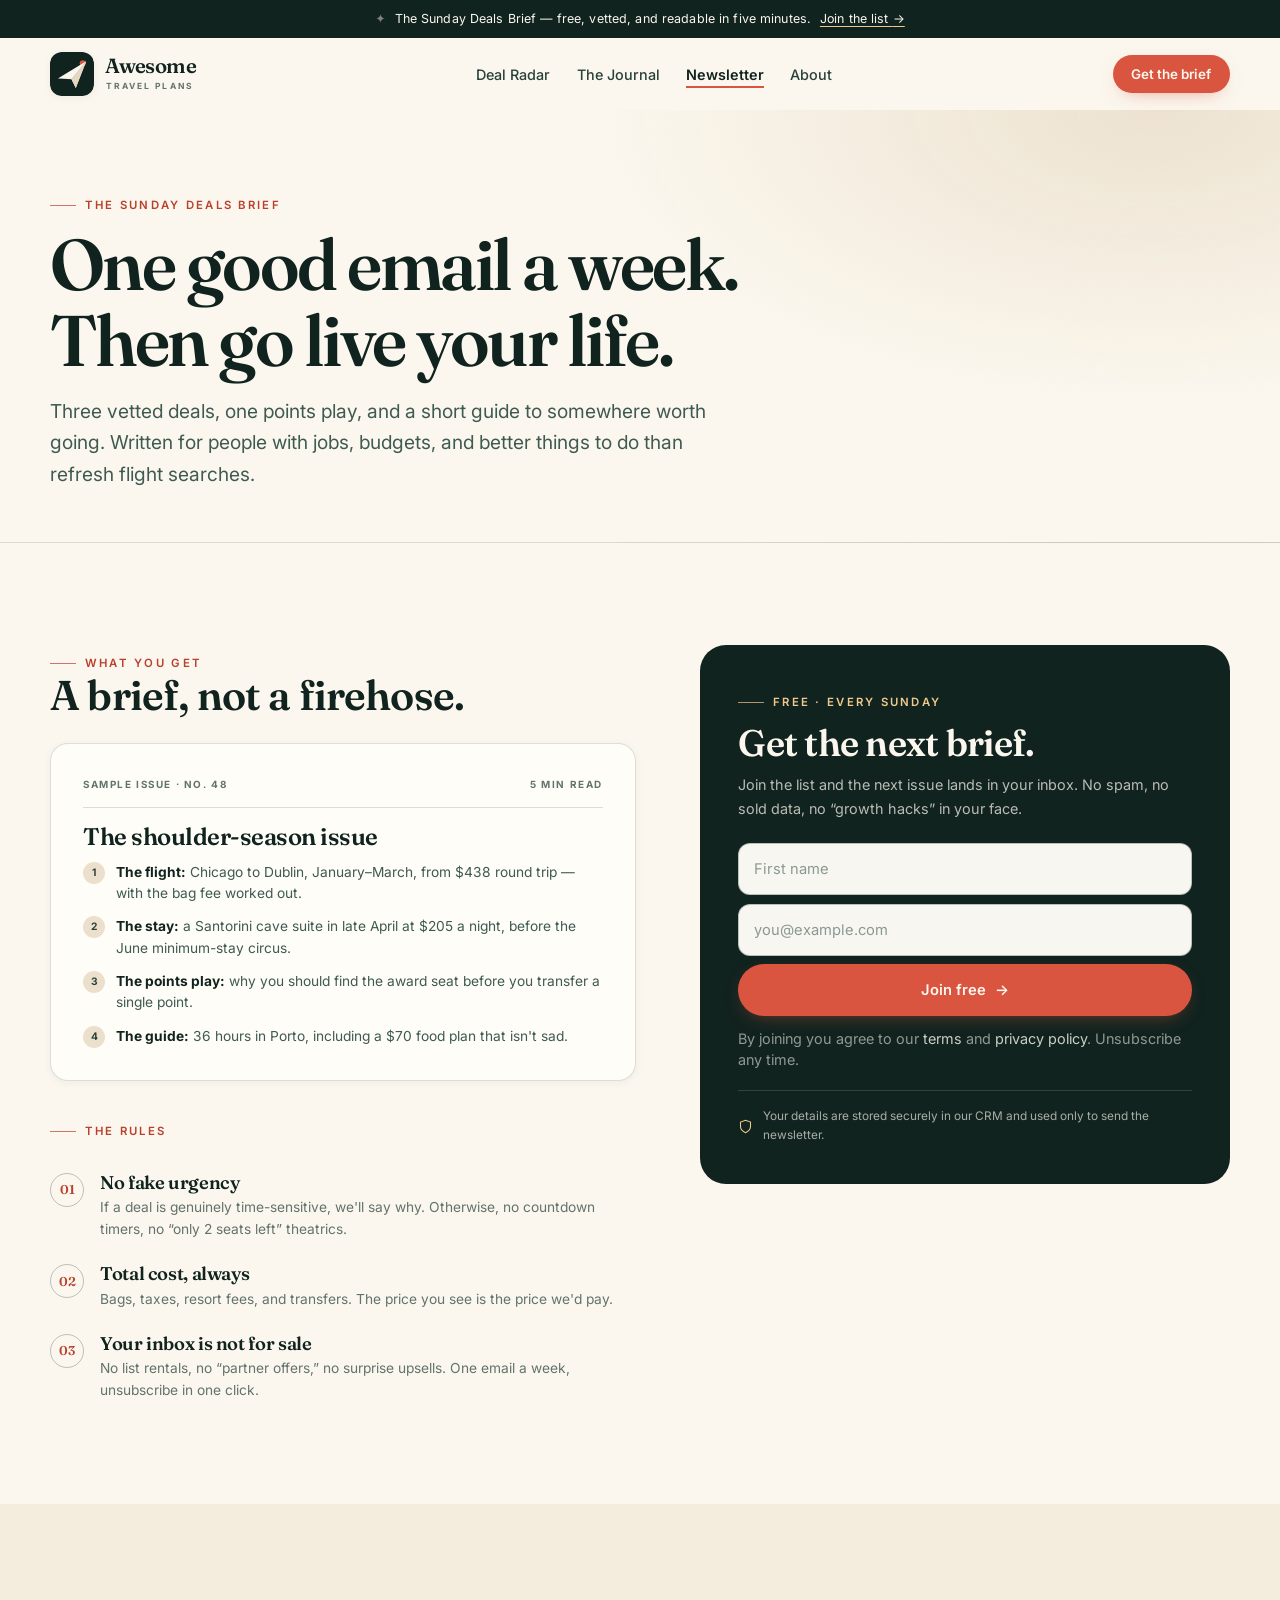
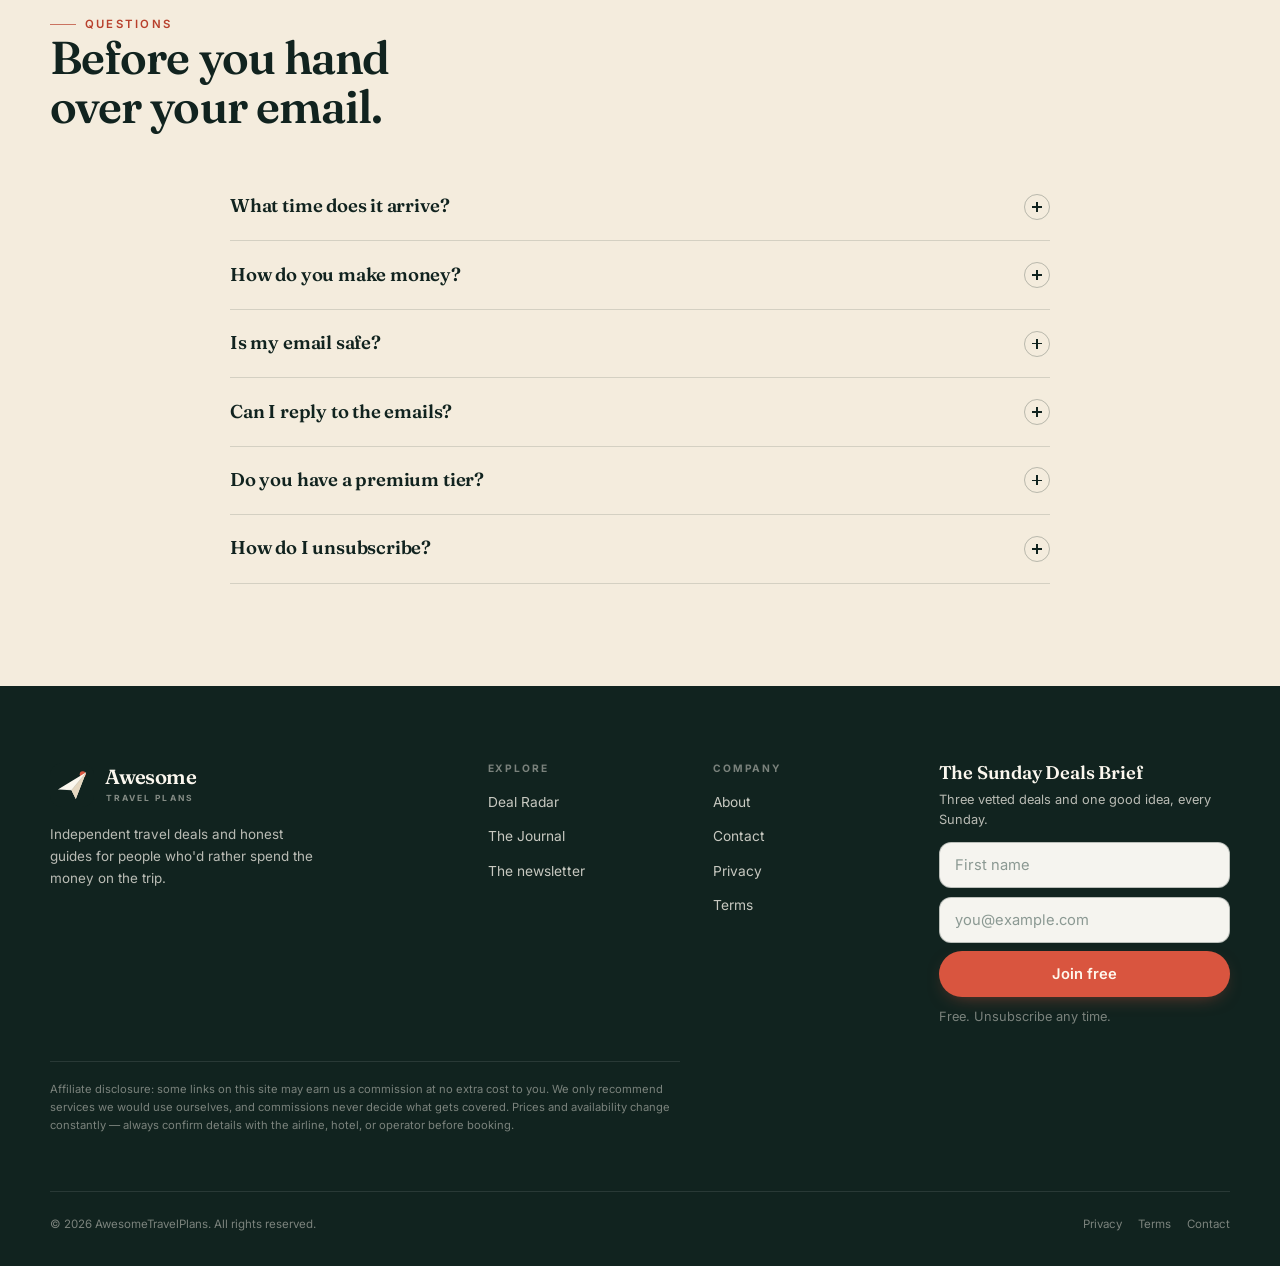
<file: newsletter.html>
<!doctype html>
<html lang="en">
<head>
<meta charset="utf-8">
<meta name="viewport" content="width=device-width, initial-scale=1">
<title>The Sunday Deals Brief — AwesomeTravelPlans</title>
<meta name="description" content="A free weekly travel deals email: three vetted fares and stays, one points play, and a short guide to somewhere worth going. Five minutes, every Sunday.">
<link rel="canonical" href="https://awesometravelplans.com/newsletter.html">
<meta name="theme-color" content="#11231f">
<meta property="og:type" content="website">
<meta property="og:site_name" content="AwesomeTravelPlans">
<meta property="og:title" content="The Sunday Deals Brief — AwesomeTravelPlans">
<meta property="og:description" content="Three vetted deals, one points play, and a short guide. Free, every Sunday.">
<meta property="og:url" content="https://awesometravelplans.com/newsletter.html">
<meta property="og:image" content="https://awesometravelplans.com/assets/img/og-image.jpg">
<meta property="og:image:width" content="1200">
<meta property="og:image:height" content="630">
<meta name="twitter:card" content="summary_large_image">
<meta name="twitter:title" content="The Sunday Deals Brief — AwesomeTravelPlans">
<meta name="twitter:description" content="Three vetted deals, one points play, and a short guide. Free, every Sunday.">
<meta name="twitter:image" content="https://awesometravelplans.com/assets/img/og-image.jpg">
<link rel="icon" href="assets/img/favicon.svg" type="image/svg+xml">
<link rel="icon" href="assets/img/favicon-32.png" sizes="32x32" type="image/png">
<link rel="apple-touch-icon" href="assets/img/apple-touch-icon.png">
<link rel="preconnect" href="https://fonts.googleapis.com">
<link rel="preconnect" href="https://fonts.gstatic.com" crossorigin>
<link href="https://fonts.googleapis.com/css2?family=Fraunces:ital,opsz,wght@0,9..144,400..700;1,9..144,400..700&family=Inter:wght@400;500;600;700&display=swap" rel="stylesheet">
<link rel="stylesheet" href="assets/css/site.css">
<script>document.documentElement.classList.add('js');</script>
</head>
<body>
<a class="skip-link" href="#main">Skip to content</a>

<div class="topbar">
  <div class="wrap">
    <span class="dot" aria-hidden="true">✦</span>
    <span>The Sunday Deals Brief — free, vetted, and readable in five minutes.</span>
    <a href="#signup">Join the list <span aria-hidden="true">→</span></a>
  </div>
</div>

<header class="site-header">
  <nav class="nav wrap" aria-label="Primary">
    <a class="brand" href="index.html" aria-label="AwesomeTravelPlans home">
      <img src="assets/img/mark.svg" alt="" width="44" height="44">
      <span class="brand-text"><span class="first">Awesome</span><span class="second">Travel Plans</span></span>
    </a>
    <ul class="nav-links" id="primary-nav">
      <li><a href="deals.html">Deal Radar</a></li>
      <li><a href="journal.html">The Journal</a></li>
      <li><a href="newsletter.html" aria-current="page">Newsletter</a></li>
      <li><a href="about.html">About</a></li>
    </ul>
    <div class="nav-actions">
      <a class="btn btn--sm" href="#signup">Get the brief</a>
      <button class="nav-toggle" type="button" aria-expanded="false" aria-controls="primary-nav" aria-label="Toggle menu">
        <span class="bars" aria-hidden="true"><span></span><span></span><span></span></span>
      </button>
    </div>
  </nav>
</header>

<main id="main">

  <section class="page-hero">
    <div class="wrap">
      <span class="eyebrow">The Sunday Deals Brief</span>
      <h1>One good email a week. Then go live your life.</h1>
      <p class="lede">Three vetted deals, one points play, and a short guide to somewhere worth going. Written for people with jobs, budgets, and better things to do than refresh flight searches.</p>
    </div>
  </section>

  <section class="section" id="signup">
    <div class="wrap newsletter-layout">
      <div>
        <div class="section-head reveal" style="margin-bottom:1.6rem">
          <div>
            <span class="eyebrow">What you get</span>
            <h2 style="font-size:clamp(1.9rem,3.4vw,2.6rem)">A brief, not a firehose.</h2>
          </div>
        </div>

        <div class="issue-card reveal">
          <div class="issue-top">
            <span>Sample issue · No. 48</span>
            <span>5 min read</span>
          </div>
          <h3>The shoulder-season issue</h3>
          <ul>
            <li><span class="n">1</span><span><strong>The flight:</strong> Chicago to Dublin, January–March, from $438 round trip — with the bag fee worked out.</span></li>
            <li><span class="n">2</span><span><strong>The stay:</strong> a Santorini cave suite in late April at $205 a night, before the June minimum-stay circus.</span></li>
            <li><span class="n">3</span><span><strong>The points play:</strong> why you should find the award seat before you transfer a single point.</span></li>
            <li><span class="n">4</span><span><strong>The guide:</strong> 36 hours in Porto, including a $70 food plan that isn't sad.</span></li>
          </ul>
        </div>

        <div class="mt-4 reveal">
          <span class="eyebrow">The rules</span>
          <div class="principles">
            <div class="principle">
              <span class="num">01</span>
              <div><h3>No fake urgency</h3><p>If a deal is genuinely time-sensitive, we'll say why. Otherwise, no countdown timers, no “only 2 seats left” theatrics.</p></div>
            </div>
            <div class="principle">
              <span class="num">02</span>
              <div><h3>Total cost, always</h3><p>Bags, taxes, resort fees, and transfers. The price you see is the price we'd pay.</p></div>
            </div>
            <div class="principle">
              <span class="num">03</span>
              <div><h3>Your inbox is not for sale</h3><p>No list rentals, no “partner offers,” no surprise upsells. One email a week, unsubscribe in one click.</p></div>
            </div>
          </div>
        </div>
      </div>

      <aside class="form-panel reveal" aria-labelledby="panel-title">
        <span class="eyebrow eyebrow--light">Free · Every Sunday</span>
        <h2 id="panel-title">Get the next brief.</h2>
        <p>Join the list and the next issue lands in your inbox. No spam, no sold data, no “growth hacks” in your face.</p>
        <form class="signup" data-newsletter-form novalidate>
          <div class="signup-row">
            <div class="field">
              <label class="sr-only" for="nl-name">First name</label>
              <input id="nl-name" name="name" type="text" autocomplete="given-name" placeholder="First name" required>
            </div>
            <div class="field">
              <label class="sr-only" for="nl-email">Email address</label>
              <input id="nl-email" name="email" type="email" autocomplete="email" placeholder="you@example.com" required>
            </div>
            <button class="btn" type="submit">Join free <span aria-hidden="true">→</span></button>
          </div>
          <div class="hp" aria-hidden="true">
            <label for="nl-company">Company</label>
            <input id="nl-company" name="company" type="text" tabindex="-1" autocomplete="off">
          </div>
          <p class="form-note">By joining you agree to our <a href="terms.html">terms</a> and <a href="privacy.html">privacy policy</a>. Unsubscribe any time.</p>
          <p class="form-status" role="status" aria-live="polite"></p>
        </form>
        <div class="mini-proof">
          <svg viewBox="0 0 24 24" fill="none" stroke="currentColor" stroke-width="1.7" aria-hidden="true"><path d="M12 22s8-4 8-10V5l-8-3-8 3v7c0 6 8 10 8 10Z"/></svg>
          <span>Your details are stored securely in our CRM and used only to send the newsletter.</span>
        </div>
      </aside>
    </div>
  </section>

  <section class="section section--paper2">
    <div class="wrap">
      <div class="section-head reveal">
        <div>
          <span class="eyebrow">Questions</span>
          <h2>Before you hand over your email.</h2>
        </div>
      </div>
      <div class="faq">
        <details class="reveal">
          <summary>What time does it arrive? <span class="plus" aria-hidden="true"></span></summary>
          <div class="answer"><p>Sunday morning, usually before 8 a.m. in your local time. If a genuine mistake fare breaks midweek, we'll send a short alert — rarely, and only when it's worth it.</p></div>
        </details>
        <details class="reveal">
          <summary>How do you make money? <span class="plus" aria-hidden="true"></span></summary>
          <div class="answer"><p>Some booking links are affiliate links, which means we may earn a small commission at no extra cost to you. It never decides what makes the brief. We don't sell sponsored placements or rent our list. The full policy is on the <a href="about.html">about page</a>.</p></div>
        </details>
        <details class="reveal">
          <summary>Is my email safe? <span class="plus" aria-hidden="true"></span></summary>
          <div class="answer"><p>Your name and email are stored in our customer relationship management system and used to send the newsletter. We don't sell or share them with advertisers. You can ask us to delete them at any time — see the <a href="privacy.html">privacy policy</a>.</p></div>
        </details>
        <details class="reveal">
          <summary>Can I reply to the emails? <span class="plus" aria-hidden="true"></span></summary>
          <div class="answer"><p>Please do. Replies go to a real inbox, and they're how we find out which deals and destinations people actually care about. We read every one, even if we can't always answer the same day.</p></div>
        </details>
        <details class="reveal">
          <summary>Do you have a premium tier? <span class="plus" aria-hidden="true"></span></summary>
          <div class="answer"><p>No. The brief is free, and we'd rather keep it that way than put the good stuff behind a paywall. If that changes, existing subscribers will hear about it first.</p></div>
        </details>
        <details class="reveal">
          <summary>How do I unsubscribe? <span class="plus" aria-hidden="true"></span></summary>
          <div class="answer"><p>One click at the bottom of every email. No “are you sure?” maze, no guilt trip. You're welcome back any time.</p></div>
        </details>
      </div>
    </div>
  </section>

</main>

<footer class="site-footer">
  <div class="wrap">
    <div class="footer-grid">
      <div class="footer-brand">
        <a class="brand" href="index.html" aria-label="AwesomeTravelPlans home">
          <img src="assets/img/mark.svg" alt="" width="44" height="44">
          <span class="brand-text"><span class="first">Awesome</span><span class="second">Travel Plans</span></span>
        </a>
        <p>Independent travel deals and honest guides for people who'd rather spend the money on the trip.</p>
      </div>
      <div class="footer-col">
        <h4>Explore</h4>
        <ul>
          <li><a href="deals.html">Deal Radar</a></li>
          <li><a href="journal.html">The Journal</a></li>
          <li><a href="newsletter.html">The newsletter</a></li>
        </ul>
      </div>
      <div class="footer-col">
        <h4>Company</h4>
        <ul>
          <li><a href="about.html">About</a></li>
          <li><a href="contact.html">Contact</a></li>
          <li><a href="privacy.html">Privacy</a></li>
          <li><a href="terms.html">Terms</a></li>
        </ul>
      </div>
      <div class="footer-signup">
        <h4 style="font-family:var(--serif);font-size:1.15rem;letter-spacing:-.01em;text-transform:none;color:var(--paper);margin-bottom:.5rem">The Sunday Deals Brief</h4>
        <p>Three vetted deals and one good idea, every Sunday.</p>
        <form class="signup" data-newsletter-form novalidate>
          <div class="signup-row">
            <div class="field">
              <label class="sr-only" for="footer-name">First name</label>
              <input id="footer-name" name="name" type="text" autocomplete="given-name" placeholder="First name" required>
            </div>
            <div class="field">
              <label class="sr-only" for="footer-email">Email address</label>
              <input id="footer-email" name="email" type="email" autocomplete="email" placeholder="you@example.com" required>
            </div>
            <button class="btn" type="submit">Join free</button>
          </div>
          <div class="hp" aria-hidden="true">
            <label for="footer-company">Company</label>
            <input id="footer-company" name="company" type="text" tabindex="-1" autocomplete="off">
          </div>
          <p class="form-note">Free. Unsubscribe any time.</p>
          <p class="form-status" role="status" aria-live="polite"></p>
        </form>
      </div>
    </div>

    <p class="disclosure">Affiliate disclosure: some links on this site may earn us a commission at no extra cost to you. We only recommend services we would use ourselves, and commissions never decide what gets covered. Prices and availability change constantly — always confirm details with the airline, hotel, or operator before booking.</p>

    <div class="footer-bottom">
      <span>© <span data-year>2026</span> AwesomeTravelPlans. All rights reserved.</span>
      <nav aria-label="Footer">
        <a href="privacy.html">Privacy</a>
        <a href="terms.html">Terms</a>
        <a href="contact.html">Contact</a>
      </nav>
    </div>
  </div>
</footer>

<script src="assets/js/site.js" defer></script>
</body>
</html>
</file>
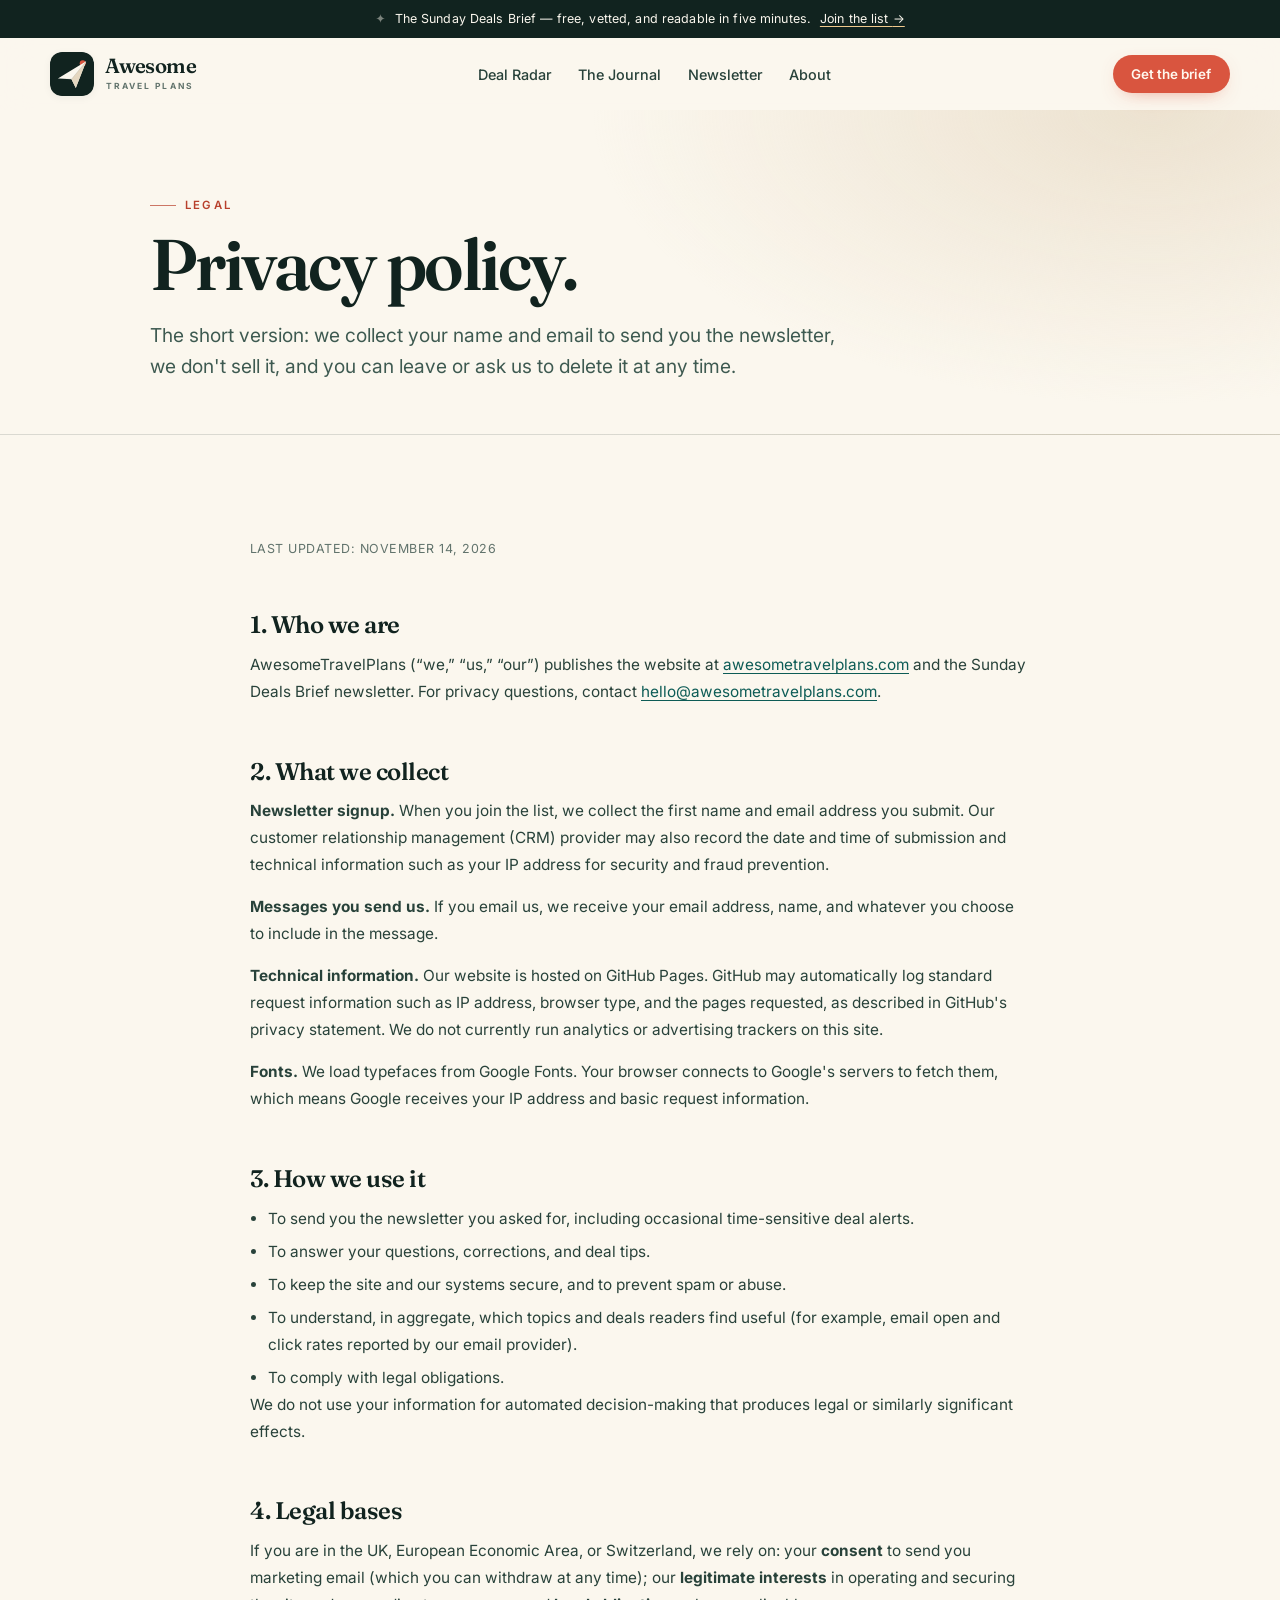
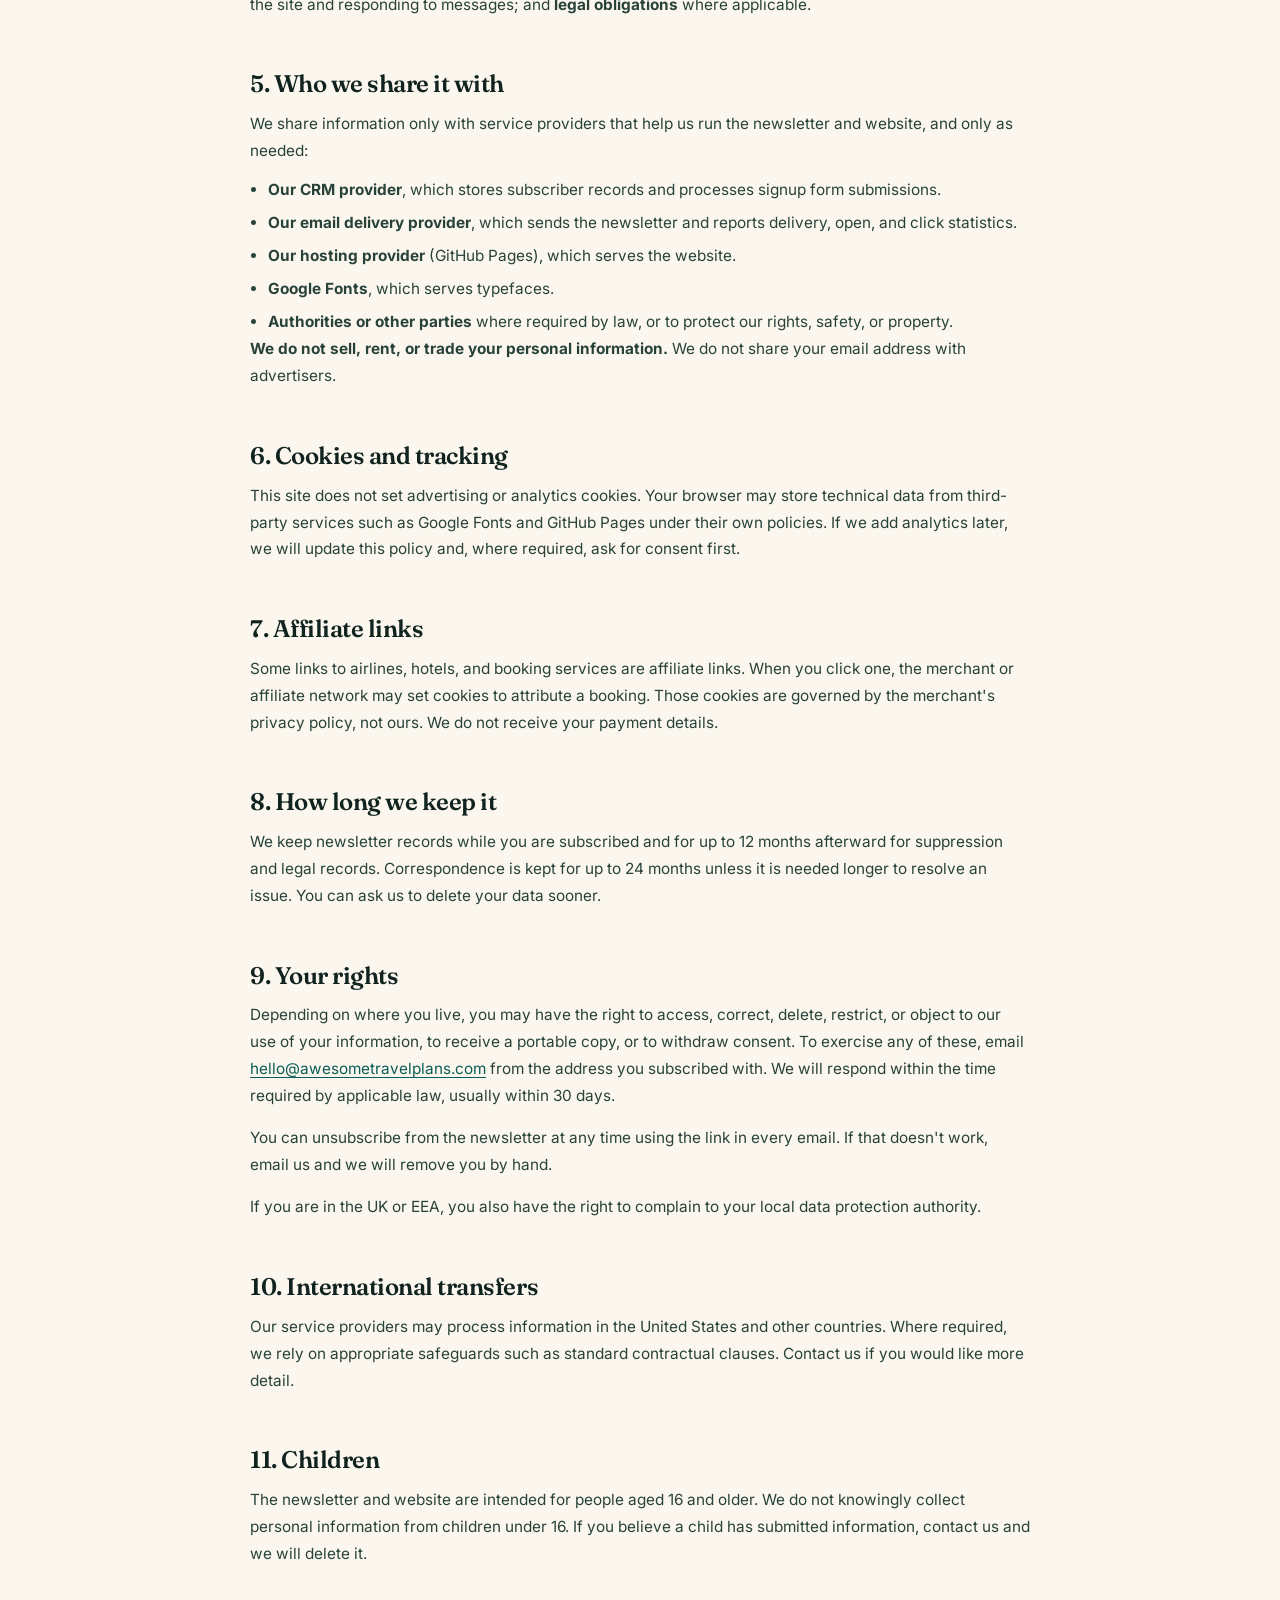
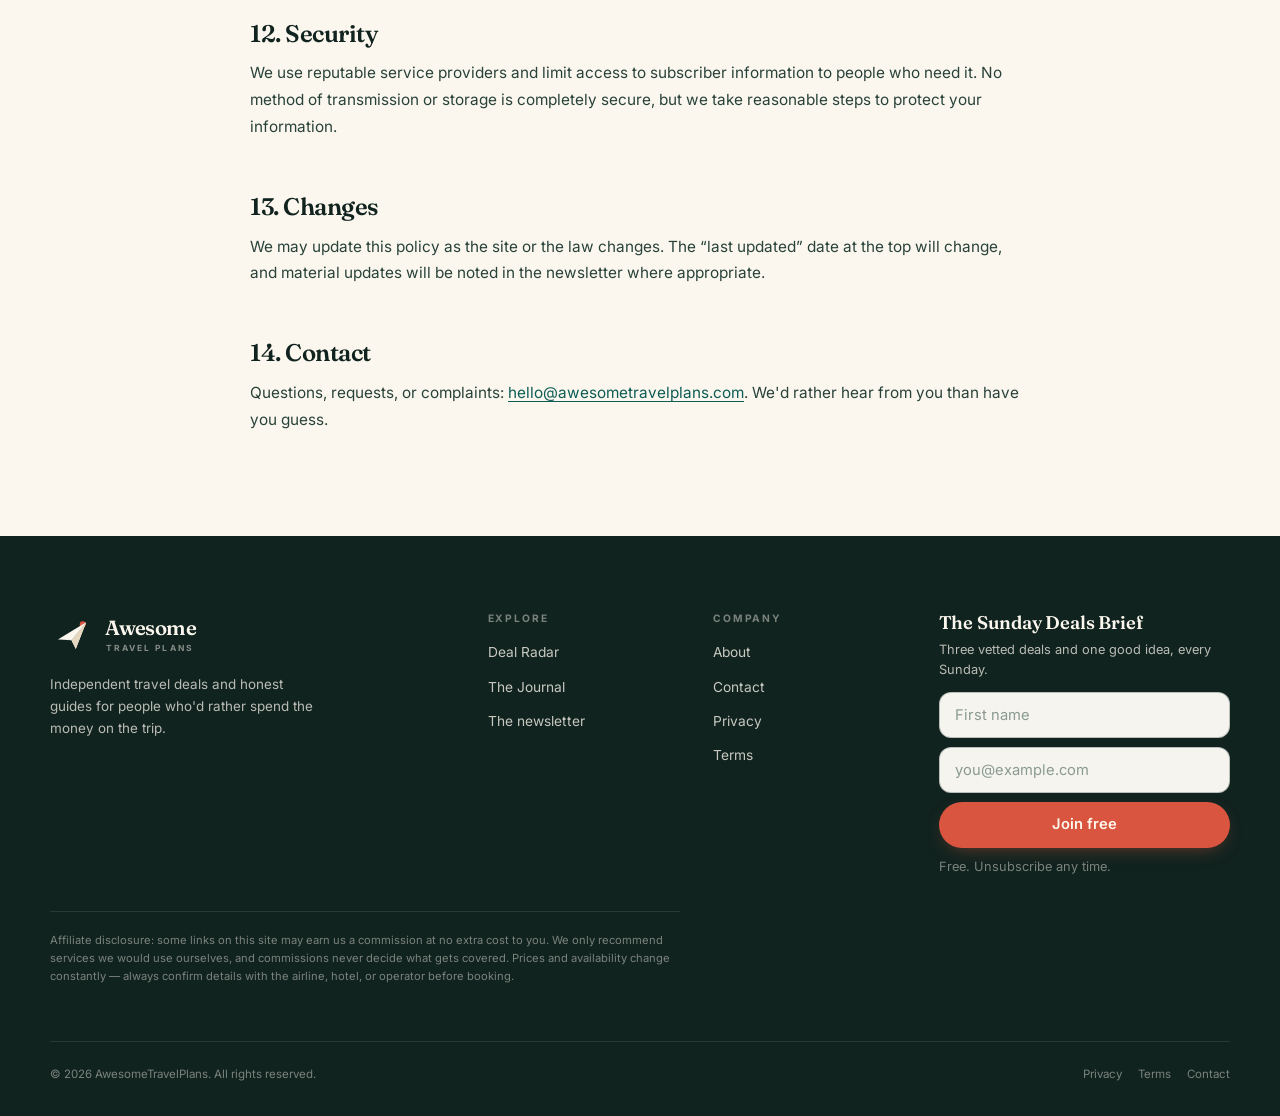
<file: privacy.html>
<!doctype html>
<html lang="en">
<head>
<meta charset="utf-8">
<meta name="viewport" content="width=device-width, initial-scale=1">
<title>Privacy Policy — AwesomeTravelPlans</title>
<meta name="description" content="How AwesomeTravelPlans collects, uses, and protects your information. Plain language, no dark patterns.">
<link rel="canonical" href="https://awesometravelplans.com/privacy.html">
<meta name="theme-color" content="#11231f">
<meta name="robots" content="index,follow">
<link rel="icon" href="assets/img/favicon.svg" type="image/svg+xml">
<link rel="icon" href="assets/img/favicon-32.png" sizes="32x32" type="image/png">
<link rel="apple-touch-icon" href="assets/img/apple-touch-icon.png">
<link rel="preconnect" href="https://fonts.googleapis.com">
<link rel="preconnect" href="https://fonts.gstatic.com" crossorigin>
<link href="https://fonts.googleapis.com/css2?family=Fraunces:ital,opsz,wght@0,9..144,400..700;1,9..144,400..700&family=Inter:wght@400;500;600;700&display=swap" rel="stylesheet">
<link rel="stylesheet" href="assets/css/site.css">
<script>document.documentElement.classList.add('js');</script>
</head>
<body>
<a class="skip-link" href="#main">Skip to content</a>

<div class="topbar">
  <div class="wrap">
    <span class="dot" aria-hidden="true">✦</span>
    <span>The Sunday Deals Brief — free, vetted, and readable in five minutes.</span>
    <a href="newsletter.html">Join the list <span aria-hidden="true">→</span></a>
  </div>
</div>

<header class="site-header">
  <nav class="nav wrap" aria-label="Primary">
    <a class="brand" href="index.html" aria-label="AwesomeTravelPlans home">
      <img src="assets/img/mark.svg" alt="" width="44" height="44">
      <span class="brand-text"><span class="first">Awesome</span><span class="second">Travel Plans</span></span>
    </a>
    <ul class="nav-links" id="primary-nav">
      <li><a href="deals.html">Deal Radar</a></li>
      <li><a href="journal.html">The Journal</a></li>
      <li><a href="newsletter.html">Newsletter</a></li>
      <li><a href="about.html">About</a></li>
    </ul>
    <div class="nav-actions">
      <a class="btn btn--sm" href="newsletter.html">Get the brief</a>
      <button class="nav-toggle" type="button" aria-expanded="false" aria-controls="primary-nav" aria-label="Toggle menu">
        <span class="bars" aria-hidden="true"><span></span><span></span><span></span></span>
      </button>
    </div>
  </nav>
</header>

<main id="main">

  <section class="page-hero">
    <div class="wrap--mid">
      <span class="eyebrow">Legal</span>
      <h1>Privacy policy.</h1>
      <p class="lede">The short version: we collect your name and email to send you the newsletter, we don't sell it, and you can leave or ask us to delete it at any time.</p>
    </div>
  </section>

  <section class="section">
    <div class="wrap--mid">
      <div class="legal">
        <p class="updated">Last updated: November 14, 2026</p>

        <h2>1. Who we are</h2>
        <p>AwesomeTravelPlans (“we,” “us,” “our”) publishes the website at <a href="https://awesometravelplans.com/">awesometravelplans.com</a> and the Sunday Deals Brief newsletter. For privacy questions, contact <a href="mailto:hello@awesometravelplans.com">hello@awesometravelplans.com</a>.</p>

        <h2>2. What we collect</h2>
        <p><strong>Newsletter signup.</strong> When you join the list, we collect the first name and email address you submit. Our customer relationship management (CRM) provider may also record the date and time of submission and technical information such as your IP address for security and fraud prevention.</p>
        <p><strong>Messages you send us.</strong> If you email us, we receive your email address, name, and whatever you choose to include in the message.</p>
        <p><strong>Technical information.</strong> Our website is hosted on GitHub Pages. GitHub may automatically log standard request information such as IP address, browser type, and the pages requested, as described in GitHub's privacy statement. We do not currently run analytics or advertising trackers on this site.</p>
        <p><strong>Fonts.</strong> We load typefaces from Google Fonts. Your browser connects to Google's servers to fetch them, which means Google receives your IP address and basic request information.</p>

        <h2>3. How we use it</h2>
        <ul>
          <li>To send you the newsletter you asked for, including occasional time-sensitive deal alerts.</li>
          <li>To answer your questions, corrections, and deal tips.</li>
          <li>To keep the site and our systems secure, and to prevent spam or abuse.</li>
          <li>To understand, in aggregate, which topics and deals readers find useful (for example, email open and click rates reported by our email provider).</li>
          <li>To comply with legal obligations.</li>
        </ul>
        <p>We do not use your information for automated decision-making that produces legal or similarly significant effects.</p>

        <h2>4. Legal bases</h2>
        <p>If you are in the UK, European Economic Area, or Switzerland, we rely on: your <strong>consent</strong> to send you marketing email (which you can withdraw at any time); our <strong>legitimate interests</strong> in operating and securing the site and responding to messages; and <strong>legal obligations</strong> where applicable.</p>

        <h2>5. Who we share it with</h2>
        <p>We share information only with service providers that help us run the newsletter and website, and only as needed:</p>
        <ul>
          <li><strong>Our CRM provider</strong>, which stores subscriber records and processes signup form submissions.</li>
          <li><strong>Our email delivery provider</strong>, which sends the newsletter and reports delivery, open, and click statistics.</li>
          <li><strong>Our hosting provider</strong> (GitHub Pages), which serves the website.</li>
          <li><strong>Google Fonts</strong>, which serves typefaces.</li>
          <li><strong>Authorities or other parties</strong> where required by law, or to protect our rights, safety, or property.</li>
        </ul>
        <p><strong>We do not sell, rent, or trade your personal information.</strong> We do not share your email address with advertisers.</p>

        <h2>6. Cookies and tracking</h2>
        <p>This site does not set advertising or analytics cookies. Your browser may store technical data from third-party services such as Google Fonts and GitHub Pages under their own policies. If we add analytics later, we will update this policy and, where required, ask for consent first.</p>

        <h2>7. Affiliate links</h2>
        <p>Some links to airlines, hotels, and booking services are affiliate links. When you click one, the merchant or affiliate network may set cookies to attribute a booking. Those cookies are governed by the merchant's privacy policy, not ours. We do not receive your payment details.</p>

        <h2>8. How long we keep it</h2>
        <p>We keep newsletter records while you are subscribed and for up to 12 months afterward for suppression and legal records. Correspondence is kept for up to 24 months unless it is needed longer to resolve an issue. You can ask us to delete your data sooner.</p>

        <h2>9. Your rights</h2>
        <p>Depending on where you live, you may have the right to access, correct, delete, restrict, or object to our use of your information, to receive a portable copy, or to withdraw consent. To exercise any of these, email <a href="mailto:hello@awesometravelplans.com">hello@awesometravelplans.com</a> from the address you subscribed with. We will respond within the time required by applicable law, usually within 30 days.</p>
        <p>You can unsubscribe from the newsletter at any time using the link in every email. If that doesn't work, email us and we will remove you by hand.</p>
        <p>If you are in the UK or EEA, you also have the right to complain to your local data protection authority.</p>

        <h2>10. International transfers</h2>
        <p>Our service providers may process information in the United States and other countries. Where required, we rely on appropriate safeguards such as standard contractual clauses. Contact us if you would like more detail.</p>

        <h2>11. Children</h2>
        <p>The newsletter and website are intended for people aged 16 and older. We do not knowingly collect personal information from children under 16. If you believe a child has submitted information, contact us and we will delete it.</p>

        <h2>12. Security</h2>
        <p>We use reputable service providers and limit access to subscriber information to people who need it. No method of transmission or storage is completely secure, but we take reasonable steps to protect your information.</p>

        <h2>13. Changes</h2>
        <p>We may update this policy as the site or the law changes. The “last updated” date at the top will change, and material updates will be noted in the newsletter where appropriate.</p>

        <h2>14. Contact</h2>
        <p>Questions, requests, or complaints: <a href="mailto:hello@awesometravelplans.com">hello@awesometravelplans.com</a>. We'd rather hear from you than have you guess.</p>
      </div>
    </div>
  </section>

</main>

<footer class="site-footer">
  <div class="wrap">
    <div class="footer-grid">
      <div class="footer-brand">
        <a class="brand" href="index.html" aria-label="AwesomeTravelPlans home">
          <img src="assets/img/mark.svg" alt="" width="44" height="44">
          <span class="brand-text"><span class="first">Awesome</span><span class="second">Travel Plans</span></span>
        </a>
        <p>Independent travel deals and honest guides for people who'd rather spend the money on the trip.</p>
      </div>
      <div class="footer-col">
        <h4>Explore</h4>
        <ul>
          <li><a href="deals.html">Deal Radar</a></li>
          <li><a href="journal.html">The Journal</a></li>
          <li><a href="newsletter.html">The newsletter</a></li>
        </ul>
      </div>
      <div class="footer-col">
        <h4>Company</h4>
        <ul>
          <li><a href="about.html">About</a></li>
          <li><a href="contact.html">Contact</a></li>
          <li><a href="privacy.html">Privacy</a></li>
          <li><a href="terms.html">Terms</a></li>
        </ul>
      </div>
      <div class="footer-signup">
        <h4 style="font-family:var(--serif);font-size:1.15rem;letter-spacing:-.01em;text-transform:none;color:var(--paper);margin-bottom:.5rem">The Sunday Deals Brief</h4>
        <p>Three vetted deals and one good idea, every Sunday.</p>
        <form class="signup" data-newsletter-form novalidate>
          <div class="signup-row">
            <div class="field">
              <label class="sr-only" for="footer-name">First name</label>
              <input id="footer-name" name="name" type="text" autocomplete="given-name" placeholder="First name" required>
            </div>
            <div class="field">
              <label class="sr-only" for="footer-email">Email address</label>
              <input id="footer-email" name="email" type="email" autocomplete="email" placeholder="you@example.com" required>
            </div>
            <button class="btn" type="submit">Join free</button>
          </div>
          <div class="hp" aria-hidden="true">
            <label for="footer-company">Company</label>
            <input id="footer-company" name="company" type="text" tabindex="-1" autocomplete="off">
          </div>
          <p class="form-note">Free. Unsubscribe any time.</p>
          <p class="form-status" role="status" aria-live="polite"></p>
        </form>
      </div>
    </div>

    <p class="disclosure">Affiliate disclosure: some links on this site may earn us a commission at no extra cost to you. We only recommend services we would use ourselves, and commissions never decide what gets covered. Prices and availability change constantly — always confirm details with the airline, hotel, or operator before booking.</p>

    <div class="footer-bottom">
      <span>© <span data-year>2026</span> AwesomeTravelPlans. All rights reserved.</span>
      <nav aria-label="Footer">
        <a href="privacy.html">Privacy</a>
        <a href="terms.html">Terms</a>
        <a href="contact.html">Contact</a>
      </nav>
    </div>
  </div>
</footer>

<script src="assets/js/site.js" defer></script>
</body>
</html>
</file>
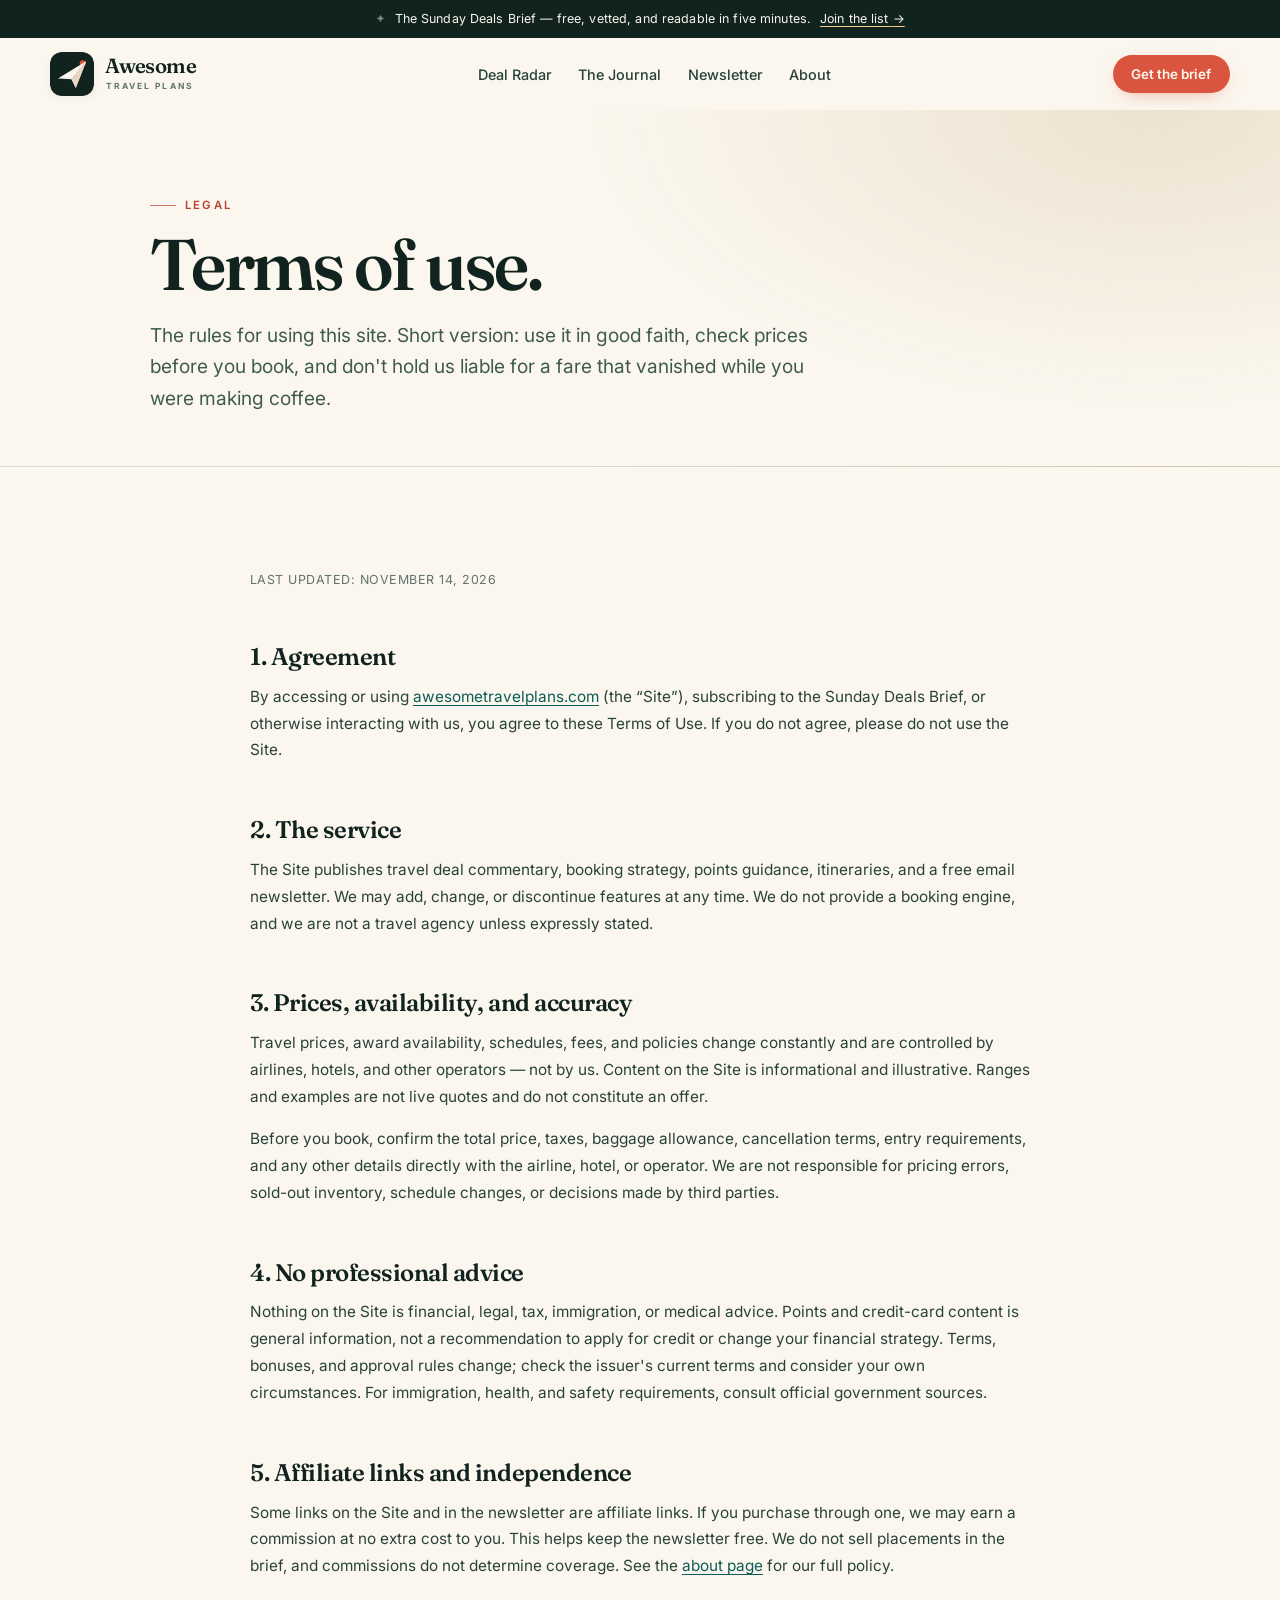
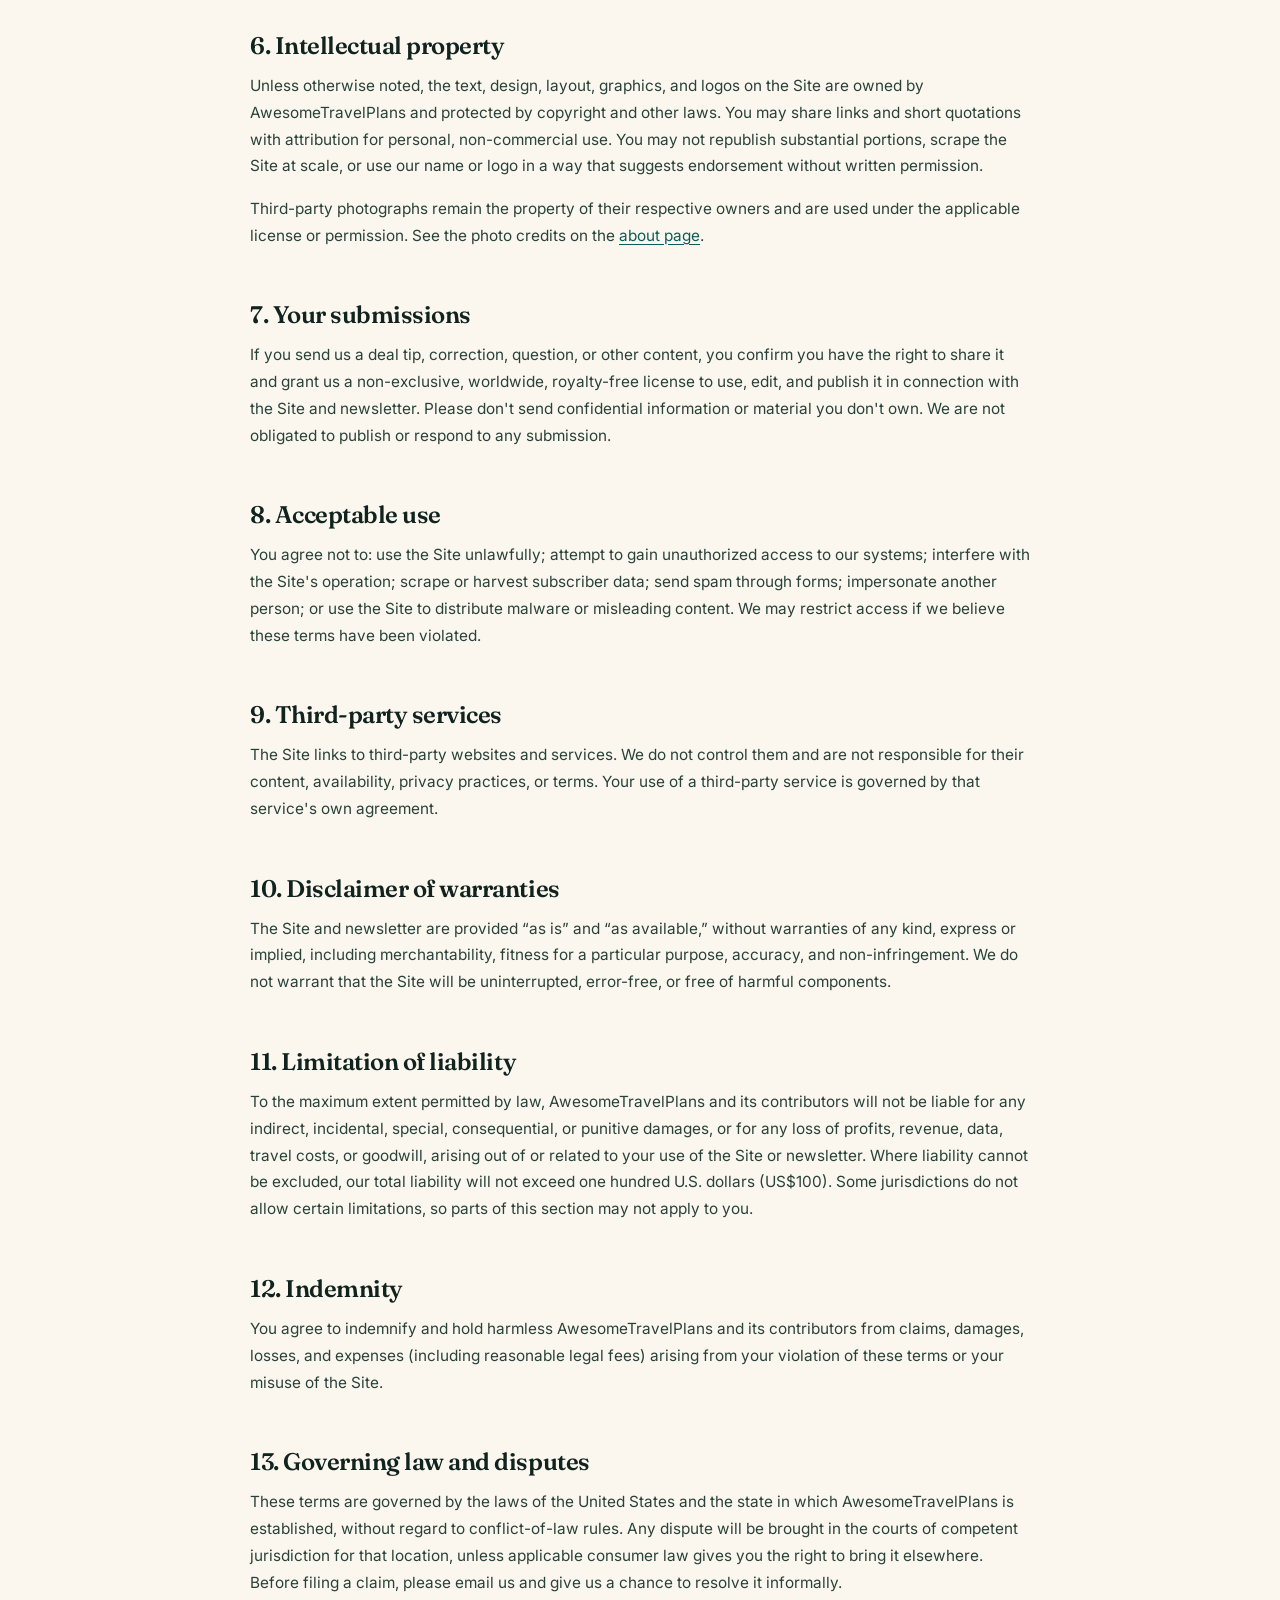
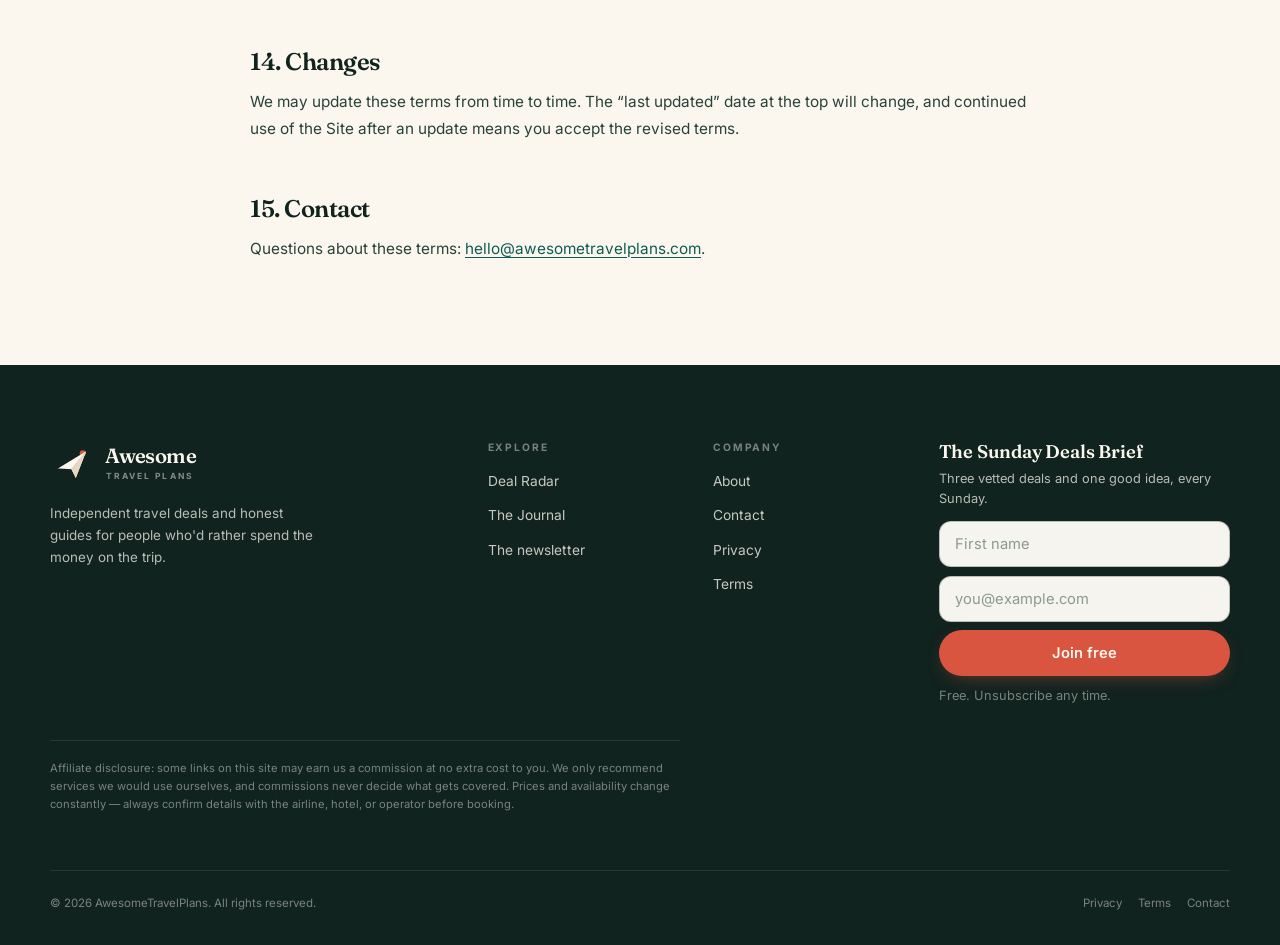
<file: terms.html>
<!doctype html>
<html lang="en">
<head>
<meta charset="utf-8">
<meta name="viewport" content="width=device-width, initial-scale=1">
<title>Terms of Use — AwesomeTravelPlans</title>
<meta name="description" content="The terms that govern your use of AwesomeTravelPlans, including deal accuracy, affiliate links, and limitations.">
<link rel="canonical" href="https://awesometravelplans.com/terms.html">
<meta name="theme-color" content="#11231f">
<meta name="robots" content="index,follow">
<link rel="icon" href="assets/img/favicon.svg" type="image/svg+xml">
<link rel="icon" href="assets/img/favicon-32.png" sizes="32x32" type="image/png">
<link rel="apple-touch-icon" href="assets/img/apple-touch-icon.png">
<link rel="preconnect" href="https://fonts.googleapis.com">
<link rel="preconnect" href="https://fonts.gstatic.com" crossorigin>
<link href="https://fonts.googleapis.com/css2?family=Fraunces:ital,opsz,wght@0,9..144,400..700;1,9..144,400..700&family=Inter:wght@400;500;600;700&display=swap" rel="stylesheet">
<link rel="stylesheet" href="assets/css/site.css">
<script>document.documentElement.classList.add('js');</script>
</head>
<body>
<a class="skip-link" href="#main">Skip to content</a>

<div class="topbar">
  <div class="wrap">
    <span class="dot" aria-hidden="true">✦</span>
    <span>The Sunday Deals Brief — free, vetted, and readable in five minutes.</span>
    <a href="newsletter.html">Join the list <span aria-hidden="true">→</span></a>
  </div>
</div>

<header class="site-header">
  <nav class="nav wrap" aria-label="Primary">
    <a class="brand" href="index.html" aria-label="AwesomeTravelPlans home">
      <img src="assets/img/mark.svg" alt="" width="44" height="44">
      <span class="brand-text"><span class="first">Awesome</span><span class="second">Travel Plans</span></span>
    </a>
    <ul class="nav-links" id="primary-nav">
      <li><a href="deals.html">Deal Radar</a></li>
      <li><a href="journal.html">The Journal</a></li>
      <li><a href="newsletter.html">Newsletter</a></li>
      <li><a href="about.html">About</a></li>
    </ul>
    <div class="nav-actions">
      <a class="btn btn--sm" href="newsletter.html">Get the brief</a>
      <button class="nav-toggle" type="button" aria-expanded="false" aria-controls="primary-nav" aria-label="Toggle menu">
        <span class="bars" aria-hidden="true"><span></span><span></span><span></span></span>
      </button>
    </div>
  </nav>
</header>

<main id="main">

  <section class="page-hero">
    <div class="wrap--mid">
      <span class="eyebrow">Legal</span>
      <h1>Terms of use.</h1>
      <p class="lede">The rules for using this site. Short version: use it in good faith, check prices before you book, and don't hold us liable for a fare that vanished while you were making coffee.</p>
    </div>
  </section>

  <section class="section">
    <div class="wrap--mid">
      <div class="legal">
        <p class="updated">Last updated: November 14, 2026</p>

        <h2>1. Agreement</h2>
        <p>By accessing or using <a href="https://awesometravelplans.com/">awesometravelplans.com</a> (the “Site”), subscribing to the Sunday Deals Brief, or otherwise interacting with us, you agree to these Terms of Use. If you do not agree, please do not use the Site.</p>

        <h2>2. The service</h2>
        <p>The Site publishes travel deal commentary, booking strategy, points guidance, itineraries, and a free email newsletter. We may add, change, or discontinue features at any time. We do not provide a booking engine, and we are not a travel agency unless expressly stated.</p>

        <h2>3. Prices, availability, and accuracy</h2>
        <p>Travel prices, award availability, schedules, fees, and policies change constantly and are controlled by airlines, hotels, and other operators — not by us. Content on the Site is informational and illustrative. Ranges and examples are not live quotes and do not constitute an offer.</p>
        <p>Before you book, confirm the total price, taxes, baggage allowance, cancellation terms, entry requirements, and any other details directly with the airline, hotel, or operator. We are not responsible for pricing errors, sold-out inventory, schedule changes, or decisions made by third parties.</p>

        <h2>4. No professional advice</h2>
        <p>Nothing on the Site is financial, legal, tax, immigration, or medical advice. Points and credit-card content is general information, not a recommendation to apply for credit or change your financial strategy. Terms, bonuses, and approval rules change; check the issuer's current terms and consider your own circumstances. For immigration, health, and safety requirements, consult official government sources.</p>

        <h2>5. Affiliate links and independence</h2>
        <p>Some links on the Site and in the newsletter are affiliate links. If you purchase through one, we may earn a commission at no extra cost to you. This helps keep the newsletter free. We do not sell placements in the brief, and commissions do not determine coverage. See the <a href="about.html">about page</a> for our full policy.</p>

        <h2>6. Intellectual property</h2>
        <p>Unless otherwise noted, the text, design, layout, graphics, and logos on the Site are owned by AwesomeTravelPlans and protected by copyright and other laws. You may share links and short quotations with attribution for personal, non-commercial use. You may not republish substantial portions, scrape the Site at scale, or use our name or logo in a way that suggests endorsement without written permission.</p>
        <p>Third-party photographs remain the property of their respective owners and are used under the applicable license or permission. See the photo credits on the <a href="about.html">about page</a>.</p>

        <h2>7. Your submissions</h2>
        <p>If you send us a deal tip, correction, question, or other content, you confirm you have the right to share it and grant us a non-exclusive, worldwide, royalty-free license to use, edit, and publish it in connection with the Site and newsletter. Please don't send confidential information or material you don't own. We are not obligated to publish or respond to any submission.</p>

        <h2>8. Acceptable use</h2>
        <p>You agree not to: use the Site unlawfully; attempt to gain unauthorized access to our systems; interfere with the Site's operation; scrape or harvest subscriber data; send spam through forms; impersonate another person; or use the Site to distribute malware or misleading content. We may restrict access if we believe these terms have been violated.</p>

        <h2>9. Third-party services</h2>
        <p>The Site links to third-party websites and services. We do not control them and are not responsible for their content, availability, privacy practices, or terms. Your use of a third-party service is governed by that service's own agreement.</p>

        <h2>10. Disclaimer of warranties</h2>
        <p>The Site and newsletter are provided “as is” and “as available,” without warranties of any kind, express or implied, including merchantability, fitness for a particular purpose, accuracy, and non-infringement. We do not warrant that the Site will be uninterrupted, error-free, or free of harmful components.</p>

        <h2>11. Limitation of liability</h2>
        <p>To the maximum extent permitted by law, AwesomeTravelPlans and its contributors will not be liable for any indirect, incidental, special, consequential, or punitive damages, or for any loss of profits, revenue, data, travel costs, or goodwill, arising out of or related to your use of the Site or newsletter. Where liability cannot be excluded, our total liability will not exceed one hundred U.S. dollars (US$100). Some jurisdictions do not allow certain limitations, so parts of this section may not apply to you.</p>

        <h2>12. Indemnity</h2>
        <p>You agree to indemnify and hold harmless AwesomeTravelPlans and its contributors from claims, damages, losses, and expenses (including reasonable legal fees) arising from your violation of these terms or your misuse of the Site.</p>

        <h2>13. Governing law and disputes</h2>
        <p>These terms are governed by the laws of the United States and the state in which AwesomeTravelPlans is established, without regard to conflict-of-law rules. Any dispute will be brought in the courts of competent jurisdiction for that location, unless applicable consumer law gives you the right to bring it elsewhere. Before filing a claim, please email us and give us a chance to resolve it informally.</p>

        <h2>14. Changes</h2>
        <p>We may update these terms from time to time. The “last updated” date at the top will change, and continued use of the Site after an update means you accept the revised terms.</p>

        <h2>15. Contact</h2>
        <p>Questions about these terms: <a href="mailto:hello@awesometravelplans.com">hello@awesometravelplans.com</a>.</p>
      </div>
    </div>
  </section>

</main>

<footer class="site-footer">
  <div class="wrap">
    <div class="footer-grid">
      <div class="footer-brand">
        <a class="brand" href="index.html" aria-label="AwesomeTravelPlans home">
          <img src="assets/img/mark.svg" alt="" width="44" height="44">
          <span class="brand-text"><span class="first">Awesome</span><span class="second">Travel Plans</span></span>
        </a>
        <p>Independent travel deals and honest guides for people who'd rather spend the money on the trip.</p>
      </div>
      <div class="footer-col">
        <h4>Explore</h4>
        <ul>
          <li><a href="deals.html">Deal Radar</a></li>
          <li><a href="journal.html">The Journal</a></li>
          <li><a href="newsletter.html">The newsletter</a></li>
        </ul>
      </div>
      <div class="footer-col">
        <h4>Company</h4>
        <ul>
          <li><a href="about.html">About</a></li>
          <li><a href="contact.html">Contact</a></li>
          <li><a href="privacy.html">Privacy</a></li>
          <li><a href="terms.html">Terms</a></li>
        </ul>
      </div>
      <div class="footer-signup">
        <h4 style="font-family:var(--serif);font-size:1.15rem;letter-spacing:-.01em;text-transform:none;color:var(--paper);margin-bottom:.5rem">The Sunday Deals Brief</h4>
        <p>Three vetted deals and one good idea, every Sunday.</p>
        <form class="signup" data-newsletter-form novalidate>
          <div class="signup-row">
            <div class="field">
              <label class="sr-only" for="footer-name">First name</label>
              <input id="footer-name" name="name" type="text" autocomplete="given-name" placeholder="First name" required>
            </div>
            <div class="field">
              <label class="sr-only" for="footer-email">Email address</label>
              <input id="footer-email" name="email" type="email" autocomplete="email" placeholder="you@example.com" required>
            </div>
            <button class="btn" type="submit">Join free</button>
          </div>
          <div class="hp" aria-hidden="true">
            <label for="footer-company">Company</label>
            <input id="footer-company" name="company" type="text" tabindex="-1" autocomplete="off">
          </div>
          <p class="form-note">Free. Unsubscribe any time.</p>
          <p class="form-status" role="status" aria-live="polite"></p>
        </form>
      </div>
    </div>

    <p class="disclosure">Affiliate disclosure: some links on this site may earn us a commission at no extra cost to you. We only recommend services we would use ourselves, and commissions never decide what gets covered. Prices and availability change constantly — always confirm details with the airline, hotel, or operator before booking.</p>

    <div class="footer-bottom">
      <span>© <span data-year>2026</span> AwesomeTravelPlans. All rights reserved.</span>
      <nav aria-label="Footer">
        <a href="privacy.html">Privacy</a>
        <a href="terms.html">Terms</a>
        <a href="contact.html">Contact</a>
      </nav>
    </div>
  </div>
</footer>

<script src="assets/js/site.js" defer></script>
</body>
</html>
</file>
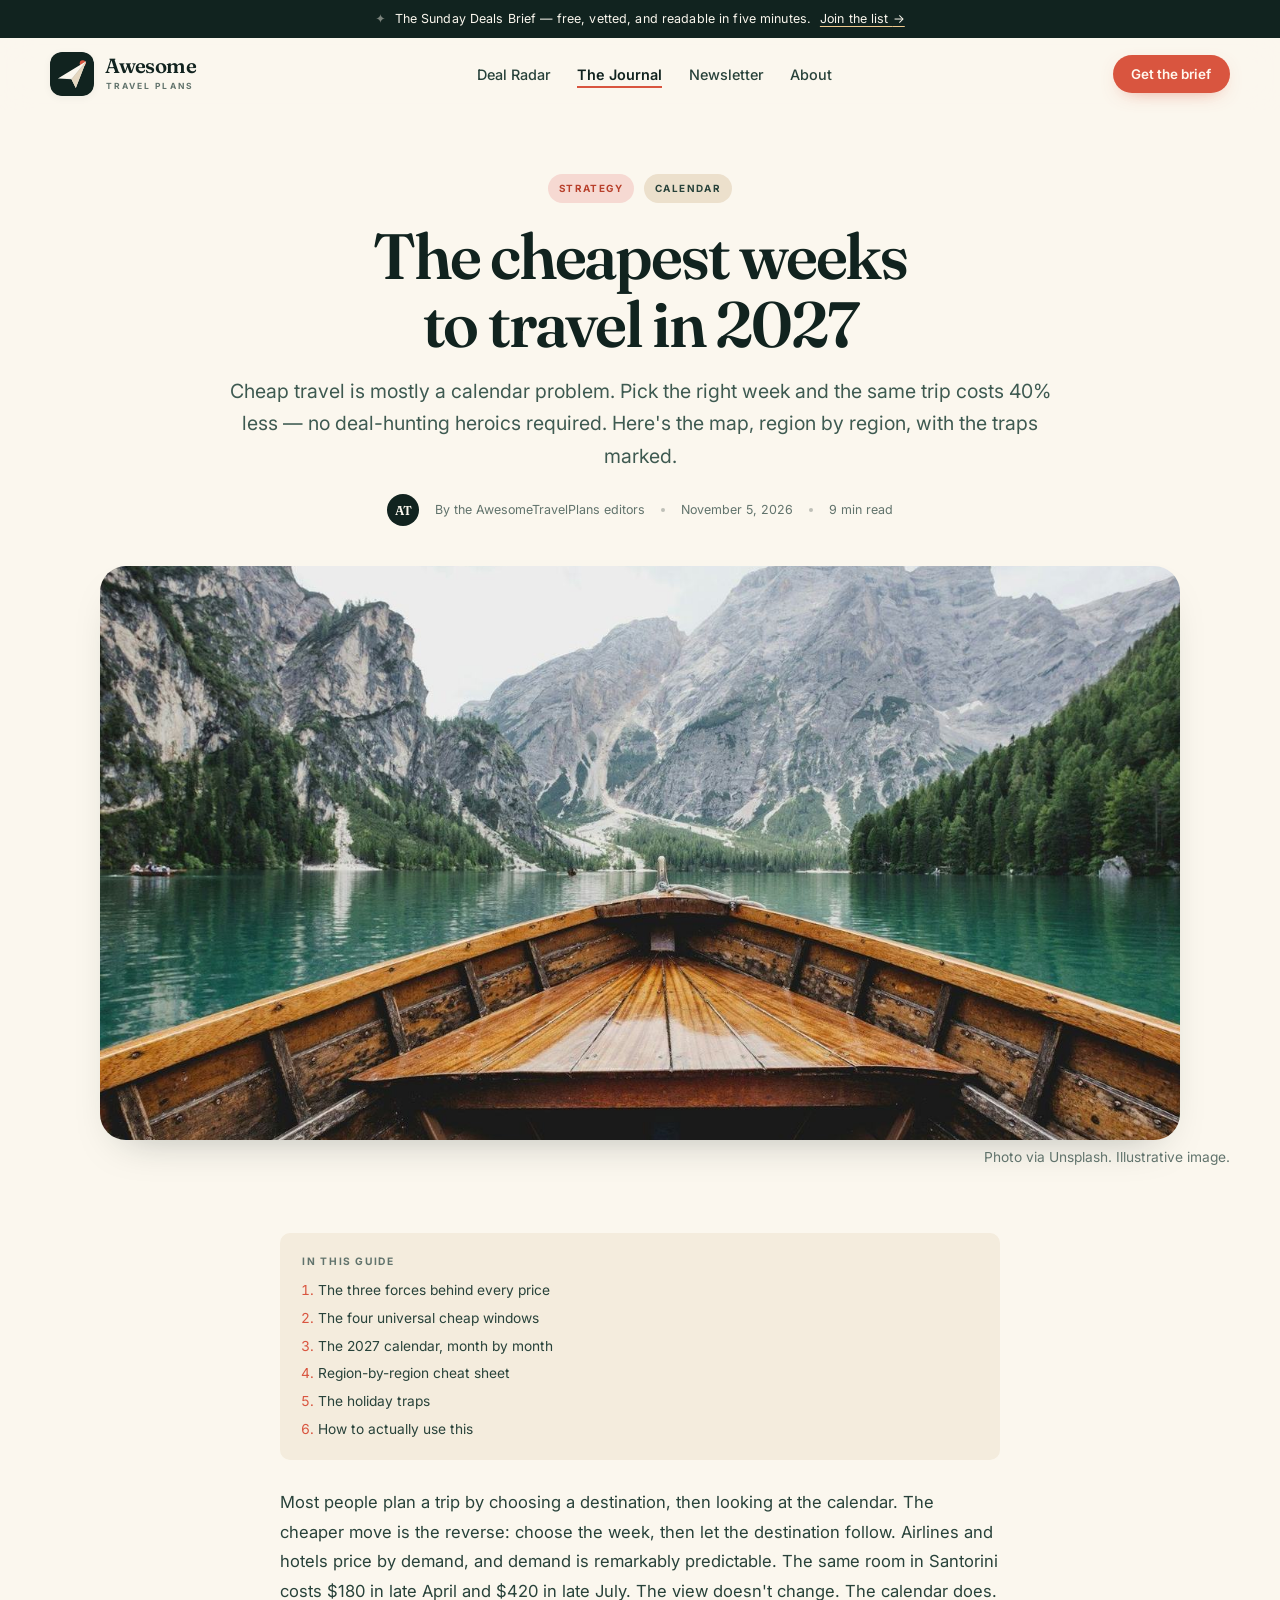
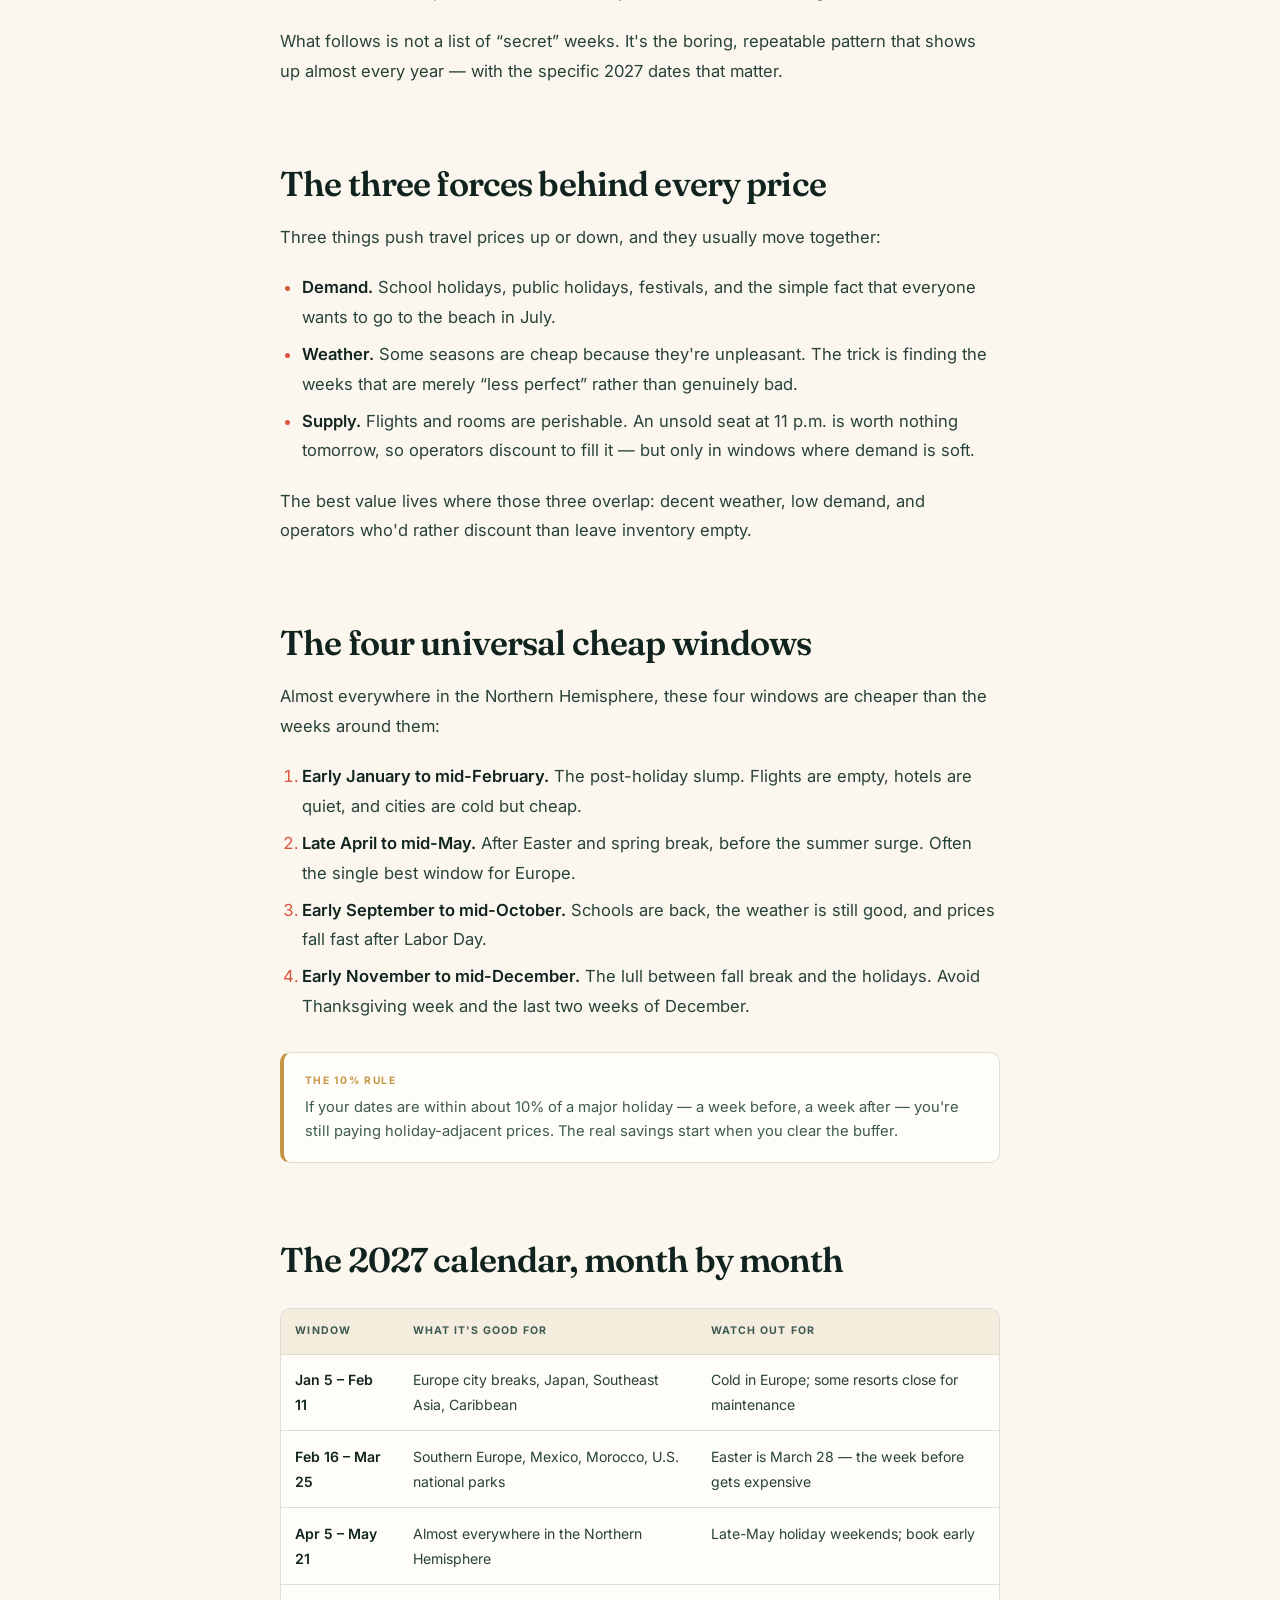
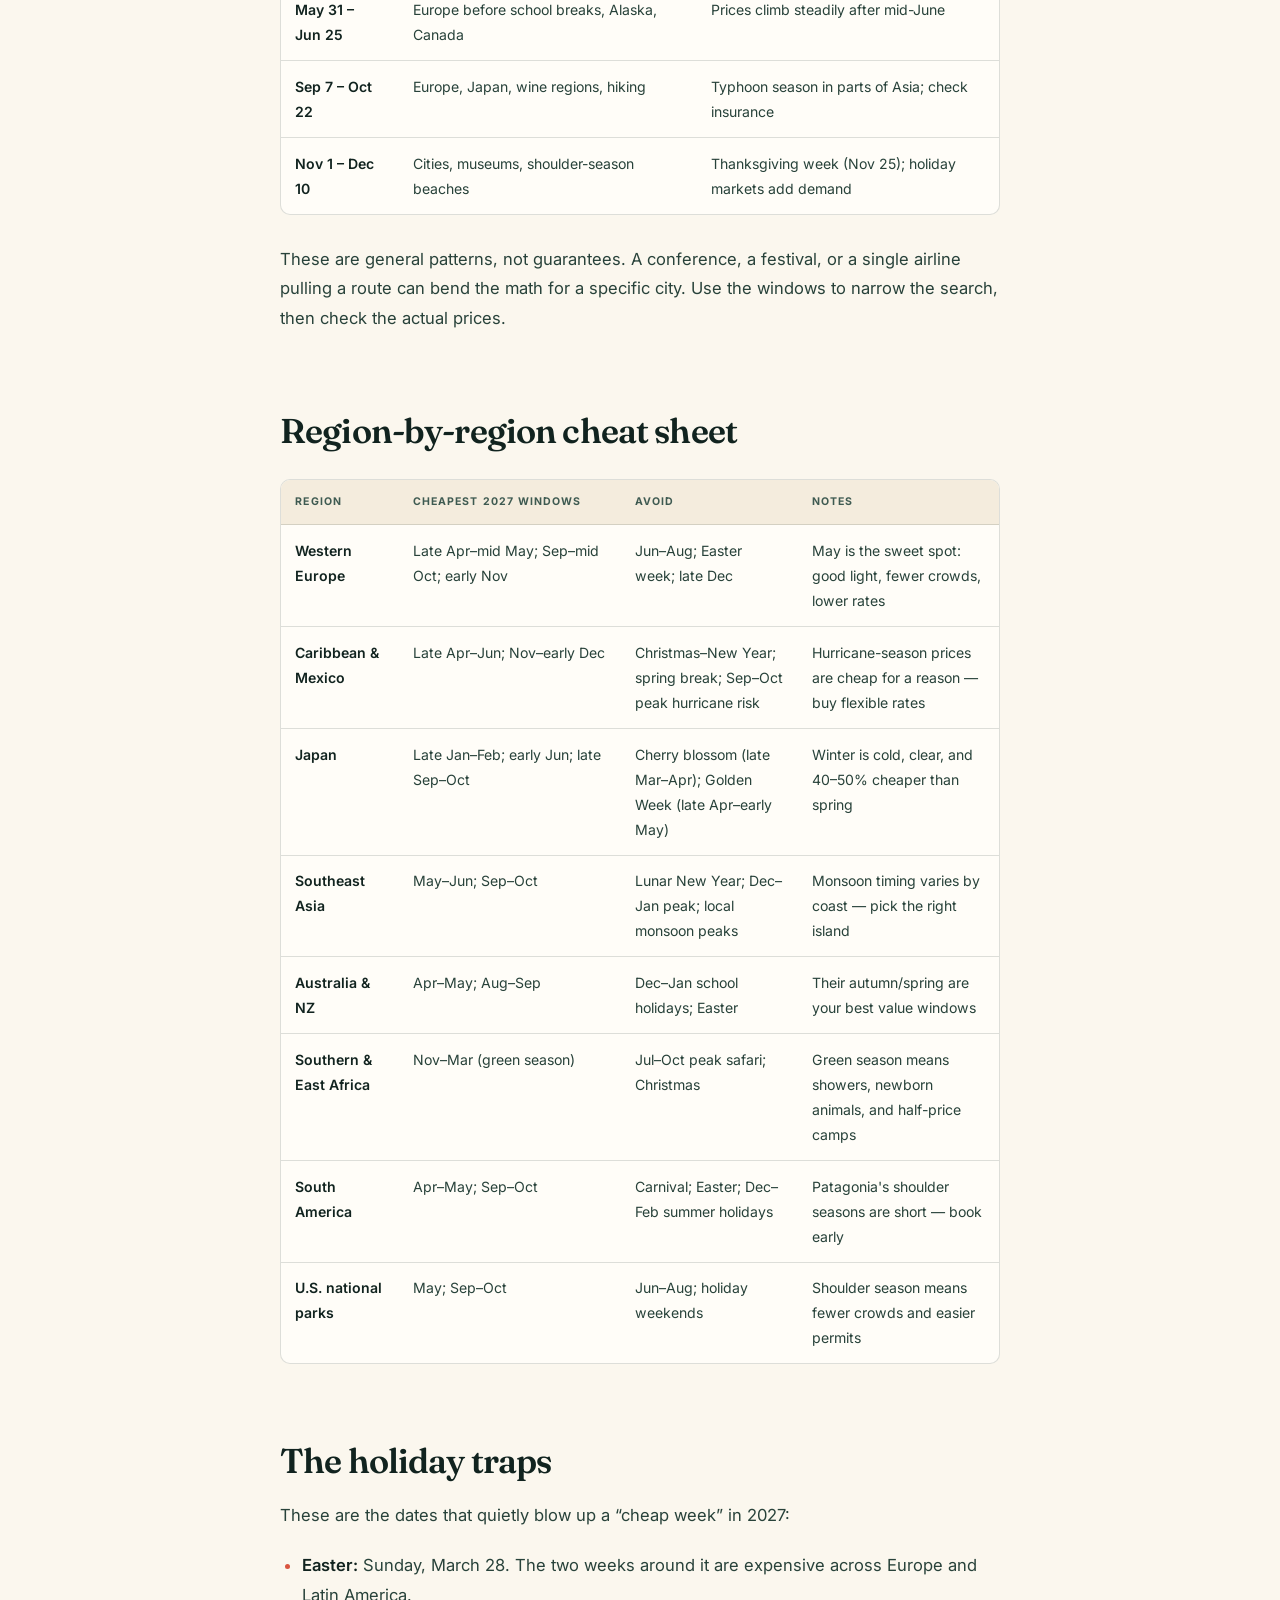
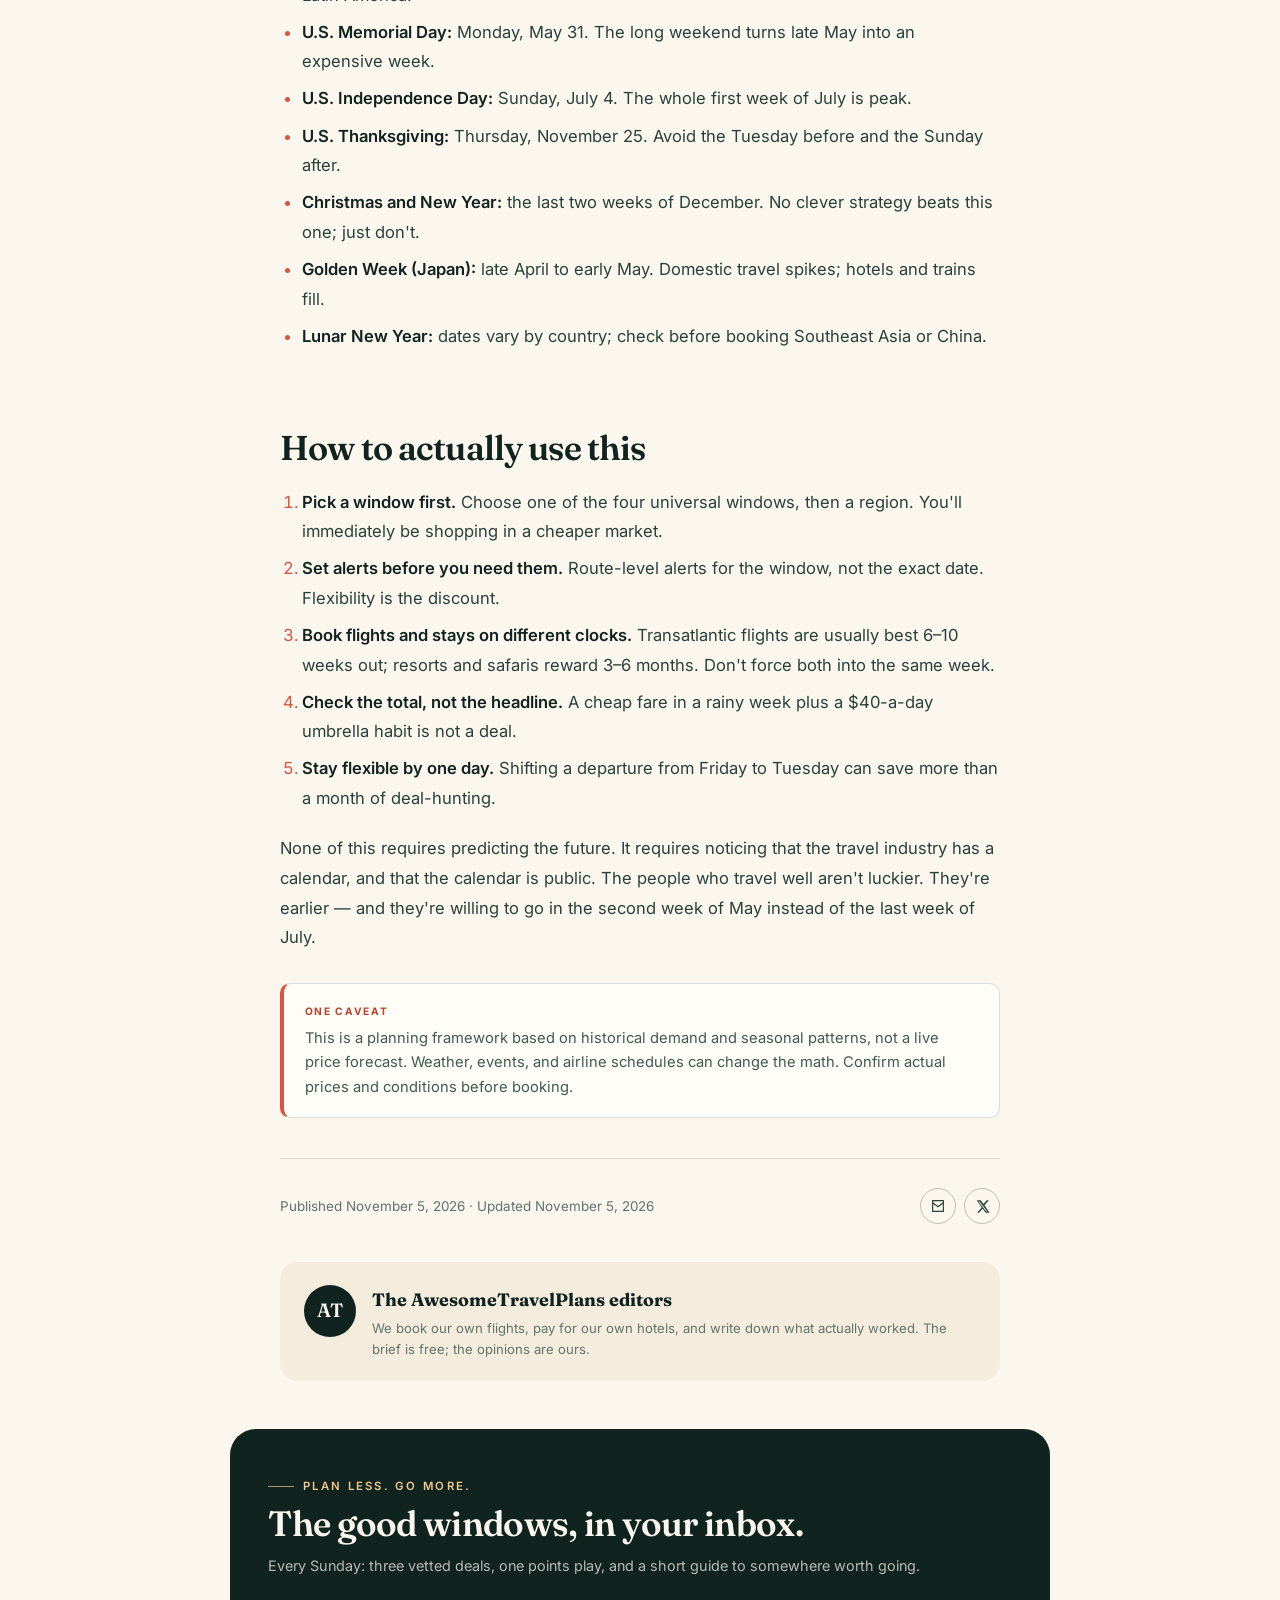
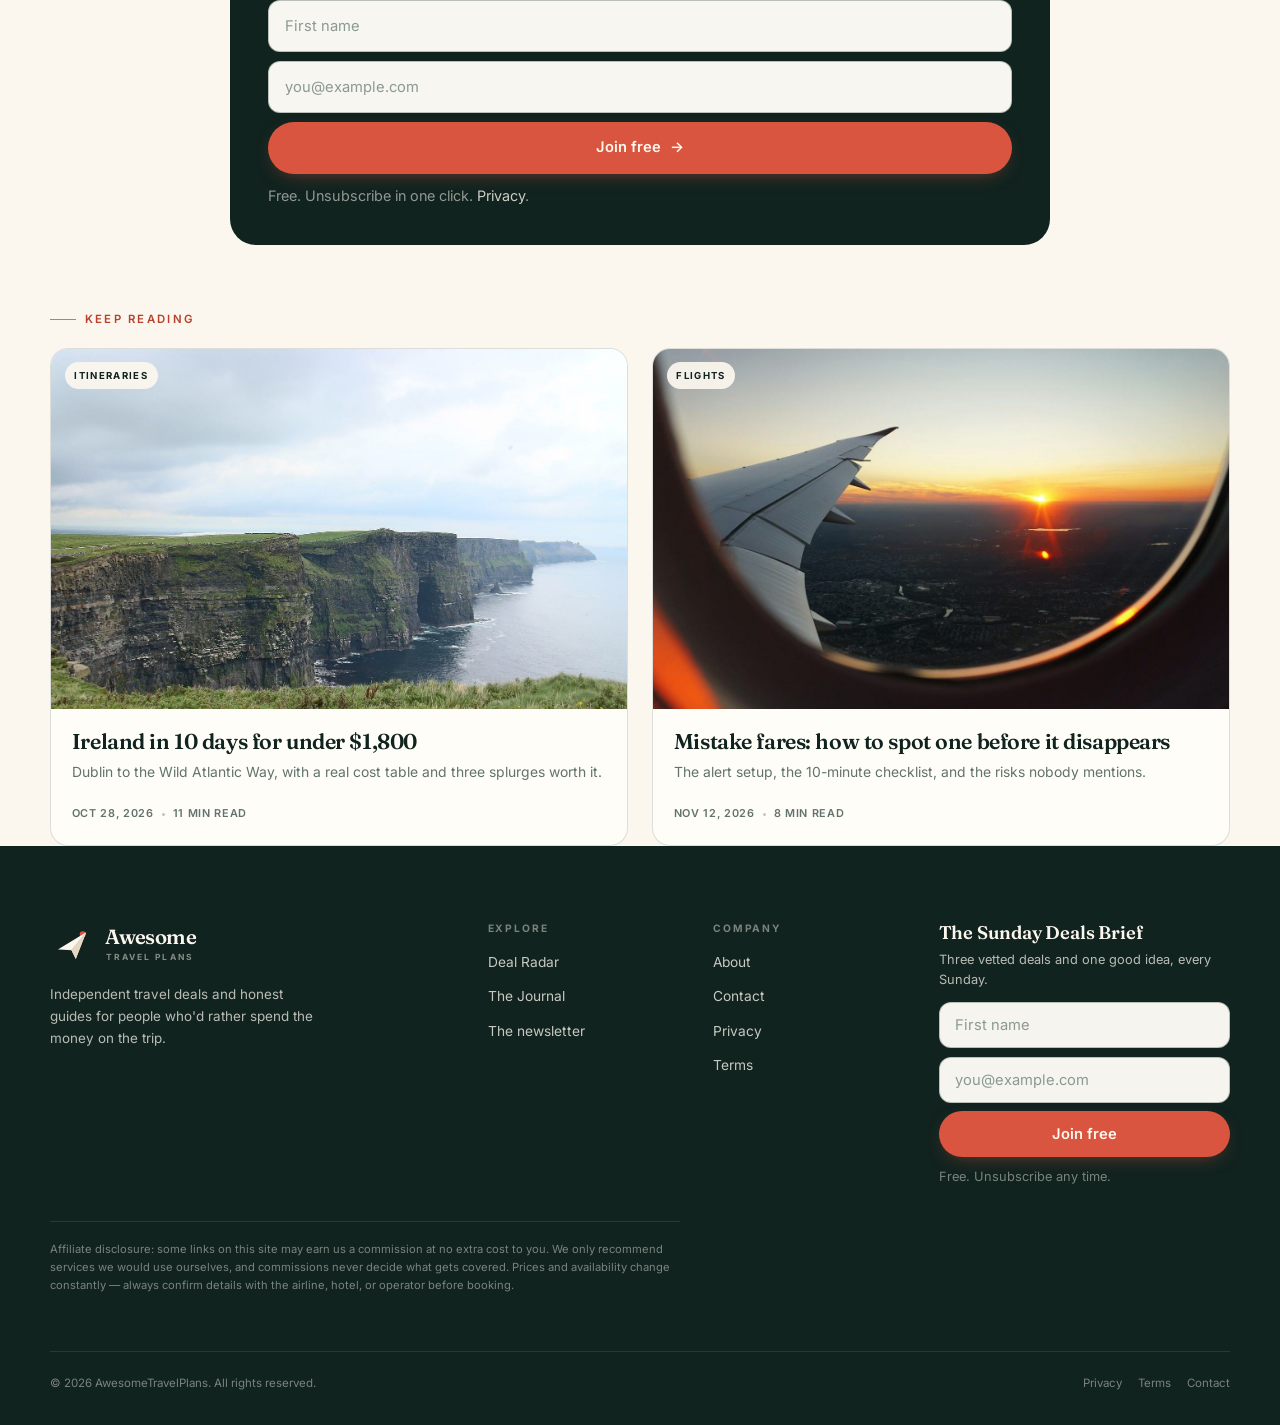
<file: journal/cheapest-weeks-2027.html>
<!doctype html>
<html lang="en">
<head>
<meta charset="utf-8">
<meta name="viewport" content="width=device-width, initial-scale=1">
<title>The cheapest weeks to travel in 2027 — AwesomeTravelPlans</title>
<meta name="description" content="A month-by-month map of 2027's cheapest travel windows by region, the holiday traps to avoid, and how to use the calendar before you pick a destination.">
<link rel="canonical" href="https://awesometravelplans.com/journal/cheapest-weeks-2027.html">
<meta name="theme-color" content="#11231f">
<meta property="og:type" content="article">
<meta property="og:site_name" content="AwesomeTravelPlans">
<meta property="og:title" content="The cheapest weeks to travel in 2027">
<meta property="og:description" content="The windows that dodge both the crowds and the holiday premium — by region, with the traps marked.">
<meta property="og:url" content="https://awesometravelplans.com/journal/cheapest-weeks-2027.html">
<meta property="og:image" content="https://awesometravelplans.com/assets/img/lake-braies.jpg">
<meta property="og:image:width" content="1400">
<meta property="og:image:height" content="934">
<meta property="article:published_time" content="2026-11-05">
<meta property="article:section" content="Strategy">
<meta name="twitter:card" content="summary_large_image">
<meta name="twitter:title" content="The cheapest weeks to travel in 2027">
<meta name="twitter:description" content="The windows that dodge both the crowds and the holiday premium.">
<meta name="twitter:image" content="https://awesometravelplans.com/assets/img/lake-braies.jpg">
<link rel="icon" href="../assets/img/favicon.svg" type="image/svg+xml">
<link rel="icon" href="../assets/img/favicon-32.png" sizes="32x32" type="image/png">
<link rel="apple-touch-icon" href="../assets/img/apple-touch-icon.png">
<link rel="preconnect" href="https://fonts.googleapis.com">
<link rel="preconnect" href="https://fonts.gstatic.com" crossorigin>
<link href="https://fonts.googleapis.com/css2?family=Fraunces:ital,opsz,wght@0,9..144,400..700;1,9..144,400..700&family=Inter:wght@400;500;600;700&display=swap" rel="stylesheet">
<link rel="stylesheet" href="../assets/css/site.css">
<script>document.documentElement.classList.add('js');</script>
<script type="application/ld+json">
{"@context":"https://schema.org","@type":"BlogPosting","headline":"The cheapest weeks to travel in 2027","description":"A month-by-month map of 2027's cheapest travel windows by region, the holiday traps to avoid, and how to use the calendar before you pick a destination.","image":"https://awesometravelplans.com/assets/img/lake-braies.jpg","datePublished":"2026-11-05","dateModified":"2026-11-05","articleSection":"Strategy","author":{"@type":"Organization","name":"AwesomeTravelPlans","url":"https://awesometravelplans.com/"},"publisher":{"@type":"Organization","name":"AwesomeTravelPlans","logo":{"@type":"ImageObject","url":"https://awesometravelplans.com/assets/img/mark.svg"}},"mainEntityOfPage":{"@type":"WebPage","@id":"https://awesometravelplans.com/journal/cheapest-weeks-2027.html"}}
</script>
<script type="application/ld+json">
{"@context":"https://schema.org","@type":"BreadcrumbList","itemListElement":[{"@type":"ListItem","position":1,"name":"Home","item":"https://awesometravelplans.com/"},{"@type":"ListItem","position":2,"name":"The Journal","item":"https://awesometravelplans.com/journal.html"},{"@type":"ListItem","position":3,"name":"The cheapest weeks to travel in 2027","item":"https://awesometravelplans.com/journal/cheapest-weeks-2027.html"}]}
</script>
</head>
<body>
<a class="skip-link" href="#main">Skip to content</a>

<div class="topbar">
  <div class="wrap">
    <span class="dot" aria-hidden="true">✦</span>
    <span>The Sunday Deals Brief — free, vetted, and readable in five minutes.</span>
    <a href="../newsletter.html">Join the list <span aria-hidden="true">→</span></a>
  </div>
</div>

<header class="site-header">
  <nav class="nav wrap" aria-label="Primary">
    <a class="brand" href="../index.html" aria-label="AwesomeTravelPlans home">
      <img src="../assets/img/mark.svg" alt="" width="44" height="44">
      <span class="brand-text"><span class="first">Awesome</span><span class="second">Travel Plans</span></span>
    </a>
    <ul class="nav-links" id="primary-nav">
      <li><a href="../deals.html">Deal Radar</a></li>
      <li><a href="../journal.html" aria-current="page">The Journal</a></li>
      <li><a href="../newsletter.html">Newsletter</a></li>
      <li><a href="../about.html">About</a></li>
    </ul>
    <div class="nav-actions">
      <a class="btn btn--sm" href="../newsletter.html">Get the brief</a>
      <button class="nav-toggle" type="button" aria-expanded="false" aria-controls="primary-nav" aria-label="Toggle menu">
        <span class="bars" aria-hidden="true"><span></span><span></span><span></span></span>
      </button>
    </div>
  </nav>
</header>

<main id="main">
<div class="read-progress" aria-hidden="true"></div>

<article>
  <header class="article-hero">
    <div class="wrap">
      <div class="article-head">
        <div class="chip-row">
          <a class="chip chip--coral" href="../journal.html">Strategy</a>
          <span class="chip">Calendar</span>
        </div>
        <h1>The cheapest weeks to travel in 2027</h1>
        <p class="lede">Cheap travel is mostly a calendar problem. Pick the right week and the same trip costs 40% less — no deal-hunting heroics required. Here's the map, region by region, with the traps marked.</p>
        <div class="byline">
          <span class="avatar" aria-hidden="true">AT</span>
          <span>By the AwesomeTravelPlans editors</span>
          <span class="sep"></span>
          <time datetime="2026-11-05">November 5, 2026</time>
          <span class="sep"></span>
          <span>9 min read</span>
        </div>
      </div>
    </div>
    <div class="wrap">
      <figure class="article-photo">
        <img src="../assets/img/lake-braies.jpg" alt="A wooden boat on a still alpine lake" width="1400" height="934" fetchpriority="high">
      </figure>
      <p class="small muted" style="text-align:right;margin-top:.4rem">Photo via Unsplash. Illustrative image.</p>
    </div>
  </header>

  <div class="wrap">
    <div class="article-body">
      <div class="toc">
        <span class="label">In this guide</span>
        <ol>
          <li><a href="#forces">The three forces behind every price</a></li>
          <li><a href="#windows">The four universal cheap windows</a></li>
          <li><a href="#calendar">The 2027 calendar, month by month</a></li>
          <li><a href="#regions">Region-by-region cheat sheet</a></li>
          <li><a href="#traps">The holiday traps</a></li>
          <li><a href="#use">How to actually use this</a></li>
        </ol>
      </div>

      <p>Most people plan a trip by choosing a destination, then looking at the calendar. The cheaper move is the reverse: choose the week, then let the destination follow. Airlines and hotels price by demand, and demand is remarkably predictable. The same room in Santorini costs $180 in late April and $420 in late July. The view doesn't change. The calendar does.</p>

      <p>What follows is not a list of “secret” weeks. It's the boring, repeatable pattern that shows up almost every year — with the specific 2027 dates that matter.</p>

      <h2 id="forces">The three forces behind every price</h2>
      <p>Three things push travel prices up or down, and they usually move together:</p>
      <ul>
        <li><strong>Demand.</strong> School holidays, public holidays, festivals, and the simple fact that everyone wants to go to the beach in July.</li>
        <li><strong>Weather.</strong> Some seasons are cheap because they're unpleasant. The trick is finding the weeks that are merely “less perfect” rather than genuinely bad.</li>
        <li><strong>Supply.</strong> Flights and rooms are perishable. An unsold seat at 11 p.m. is worth nothing tomorrow, so operators discount to fill it — but only in windows where demand is soft.</li>
      </ul>

      <p>The best value lives where those three overlap: decent weather, low demand, and operators who'd rather discount than leave inventory empty.</p>

      <h2 id="windows">The four universal cheap windows</h2>
      <p>Almost everywhere in the Northern Hemisphere, these four windows are cheaper than the weeks around them:</p>
      <ol>
        <li><strong>Early January to mid-February.</strong> The post-holiday slump. Flights are empty, hotels are quiet, and cities are cold but cheap.</li>
        <li><strong>Late April to mid-May.</strong> After Easter and spring break, before the summer surge. Often the single best window for Europe.</li>
        <li><strong>Early September to mid-October.</strong> Schools are back, the weather is still good, and prices fall fast after Labor Day.</li>
        <li><strong>Early November to mid-December.</strong> The lull between fall break and the holidays. Avoid Thanksgiving week and the last two weeks of December.</li>
      </ol>

      <div class="callout">
        <span class="label">The 10% rule</span>
        <p>If your dates are within about 10% of a major holiday — a week before, a week after — you're still paying holiday-adjacent prices. The real savings start when you clear the buffer.</p>
      </div>

      <h2 id="calendar">The 2027 calendar, month by month</h2>
      <div class="table-wrap">
        <table>
          <thead>
            <tr><th>Window</th><th>What it's good for</th><th>Watch out for</th></tr>
          </thead>
          <tbody>
            <tr><td><strong>Jan 5 – Feb 11</strong></td><td>Europe city breaks, Japan, Southeast Asia, Caribbean</td><td>Cold in Europe; some resorts close for maintenance</td></tr>
            <tr><td><strong>Feb 16 – Mar 25</strong></td><td>Southern Europe, Mexico, Morocco, U.S. national parks</td><td>Easter is March 28 — the week before gets expensive</td></tr>
            <tr><td><strong>Apr 5 – May 21</strong></td><td>Almost everywhere in the Northern Hemisphere</td><td>Late-May holiday weekends; book early</td></tr>
            <tr><td><strong>May 31 – Jun 25</strong></td><td>Europe before school breaks, Alaska, Canada</td><td>Prices climb steadily after mid-June</td></tr>
            <tr><td><strong>Sep 7 – Oct 22</strong></td><td>Europe, Japan, wine regions, hiking</td><td>Typhoon season in parts of Asia; check insurance</td></tr>
            <tr><td><strong>Nov 1 – Dec 10</strong></td><td>Cities, museums, shoulder-season beaches</td><td>Thanksgiving week (Nov 25); holiday markets add demand</td></tr>
          </tbody>
        </table>
      </div>

      <p>These are general patterns, not guarantees. A conference, a festival, or a single airline pulling a route can bend the math for a specific city. Use the windows to narrow the search, then check the actual prices.</p>

      <h2 id="regions">Region-by-region cheat sheet</h2>
      <div class="table-wrap">
        <table>
          <thead>
            <tr><th>Region</th><th>Cheapest 2027 windows</th><th>Avoid</th><th>Notes</th></tr>
          </thead>
          <tbody>
            <tr><td><strong>Western Europe</strong></td><td>Late Apr–mid May; Sep–mid Oct; early Nov</td><td>Jun–Aug; Easter week; late Dec</td><td>May is the sweet spot: good light, fewer crowds, lower rates</td></tr>
            <tr><td><strong>Caribbean &amp; Mexico</strong></td><td>Late Apr–Jun; Nov–early Dec</td><td>Christmas–New Year; spring break; Sep–Oct peak hurricane risk</td><td>Hurricane-season prices are cheap for a reason — buy flexible rates</td></tr>
            <tr><td><strong>Japan</strong></td><td>Late Jan–Feb; early Jun; late Sep–Oct</td><td>Cherry blossom (late Mar–Apr); Golden Week (late Apr–early May)</td><td>Winter is cold, clear, and 40–50% cheaper than spring</td></tr>
            <tr><td><strong>Southeast Asia</strong></td><td>May–Jun; Sep–Oct</td><td>Lunar New Year; Dec–Jan peak; local monsoon peaks</td><td>Monsoon timing varies by coast — pick the right island</td></tr>
            <tr><td><strong>Australia &amp; NZ</strong></td><td>Apr–May; Aug–Sep</td><td>Dec–Jan school holidays; Easter</td><td>Their autumn/spring are your best value windows</td></tr>
            <tr><td><strong>Southern &amp; East Africa</strong></td><td>Nov–Mar (green season)</td><td>Jul–Oct peak safari; Christmas</td><td>Green season means showers, newborn animals, and half-price camps</td></tr>
            <tr><td><strong>South America</strong></td><td>Apr–May; Sep–Oct</td><td>Carnival; Easter; Dec–Feb summer holidays</td><td>Patagonia's shoulder seasons are short — book early</td></tr>
            <tr><td><strong>U.S. national parks</strong></td><td>May; Sep–Oct</td><td>Jun–Aug; holiday weekends</td><td>Shoulder season means fewer crowds and easier permits</td></tr>
          </tbody>
        </table>
      </div>

      <h2 id="traps">The holiday traps</h2>
      <p>These are the dates that quietly blow up a “cheap week” in 2027:</p>
      <ul>
        <li><strong>Easter:</strong> Sunday, March 28. The two weeks around it are expensive across Europe and Latin America.</li>
        <li><strong>U.S. Memorial Day:</strong> Monday, May 31. The long weekend turns late May into an expensive week.</li>
        <li><strong>U.S. Independence Day:</strong> Sunday, July 4. The whole first week of July is peak.</li>
        <li><strong>U.S. Thanksgiving:</strong> Thursday, November 25. Avoid the Tuesday before and the Sunday after.</li>
        <li><strong>Christmas and New Year:</strong> the last two weeks of December. No clever strategy beats this one; just don't.</li>
        <li><strong>Golden Week (Japan):</strong> late April to early May. Domestic travel spikes; hotels and trains fill.</li>
        <li><strong>Lunar New Year:</strong> dates vary by country; check before booking Southeast Asia or China.</li>
      </ul>

      <h2 id="use">How to actually use this</h2>
      <ol>
        <li><strong>Pick a window first.</strong> Choose one of the four universal windows, then a region. You'll immediately be shopping in a cheaper market.</li>
        <li><strong>Set alerts before you need them.</strong> Route-level alerts for the window, not the exact date. Flexibility is the discount.</li>
        <li><strong>Book flights and stays on different clocks.</strong> Transatlantic flights are usually best 6–10 weeks out; resorts and safaris reward 3–6 months. Don't force both into the same week.</li>
        <li><strong>Check the total, not the headline.</strong> A cheap fare in a rainy week plus a $40-a-day umbrella habit is not a deal.</li>
        <li><strong>Stay flexible by one day.</strong> Shifting a departure from Friday to Tuesday can save more than a month of deal-hunting.</li>
      </ol>

      <p>None of this requires predicting the future. It requires noticing that the travel industry has a calendar, and that the calendar is public. The people who travel well aren't luckier. They're earlier — and they're willing to go in the second week of May instead of the last week of July.</p>

      <div class="callout callout--coral">
        <span class="label">One caveat</span>
        <p>This is a planning framework based on historical demand and seasonal patterns, not a live price forecast. Weather, events, and airline schedules can change the math. Confirm actual prices and conditions before booking.</p>
      </div>
    </div>

    <div class="article-end">
      <span>Published November 5, 2026 · Updated November 5, 2026</span>
      <div class="share">
        <a href="mailto:?subject=The%20cheapest%20weeks%20to%20travel%20in%202027&body=https%3A%2F%2Fawesometravelplans.com%2Fjournal%2Fcheapest-weeks-2027.html" aria-label="Share by email">
          <svg width="16" height="16" viewBox="0 0 24 24" fill="none" stroke="currentColor" stroke-width="1.8" aria-hidden="true"><path d="M4 4h16v16H4z"/><path d="m4 7 8 6 8-6"/></svg>
        </a>
        <a href="https://twitter.com/intent/tweet?url=https%3A%2F%2Fawesometravelplans.com%2Fjournal%2Fcheapest-weeks-2027.html&text=The%20cheapest%20weeks%20to%20travel%20in%202027" rel="noopener" aria-label="Share on X">
          <svg width="15" height="15" viewBox="0 0 24 24" fill="currentColor" aria-hidden="true"><path d="M18.9 2H22l-6.8 7.8L23.3 22h-6.3l-4.9-6.4L6.5 22H3.4l7.3-8.3L2.7 2h6.4l4.4 5.8L18.9 2Zm-1.1 18h1.7L7.3 3.8H5.5L17.8 20Z"/></svg>
        </a>
      </div>
    </div>

    <div class="author-box">
      <span class="avatar" aria-hidden="true">AT</span>
      <div>
        <strong>The AwesomeTravelPlans editors</strong>
        <p>We book our own flights, pay for our own hotels, and write down what actually worked. The brief is free; the opinions are ours.</p>
      </div>
    </div>

    <div class="article-cta form-panel" style="position:static">
      <span class="eyebrow eyebrow--light">Plan less. Go more.</span>
      <h2 style="font-size:clamp(1.7rem,3vw,2.2rem);margin-top:.6rem">The good windows, in your inbox.</h2>
      <p>Every Sunday: three vetted deals, one points play, and a short guide to somewhere worth going.</p>
      <form class="signup" data-newsletter-form novalidate>
        <div class="signup-row">
          <div class="field">
            <label class="sr-only" for="post2-name">First name</label>
            <input id="post2-name" name="name" type="text" autocomplete="given-name" placeholder="First name" required>
          </div>
          <div class="field">
            <label class="sr-only" for="post2-email">Email address</label>
            <input id="post2-email" name="email" type="email" autocomplete="email" placeholder="you@example.com" required>
          </div>
          <button class="btn" type="submit">Join free <span aria-hidden="true">→</span></button>
        </div>
        <div class="hp" aria-hidden="true">
          <label for="post2-company">Company</label>
          <input id="post2-company" name="company" type="text" tabindex="-1" autocomplete="off">
        </div>
        <p class="form-note">Free. Unsubscribe in one click. <a href="../privacy.html">Privacy</a>.</p>
        <p class="form-status" role="status" aria-live="polite"></p>
      </form>
    </div>

    <div style="margin-top:3.5rem">
      <span class="eyebrow">Keep reading</span>
      <div class="card-grid" style="margin-top:1.2rem;grid-template-columns:repeat(2,1fr)">
        <a class="post-card" href="ireland-under-1800.html">
          <div class="thumb"><span class="chip">Itineraries</span><img src="../assets/img/cliffs-moher.jpg" alt="The green cliffs of Moher dropping into the Atlantic" width="1400" height="933" loading="lazy"></div>
          <div class="body"><h3>Ireland in 10 days for under $1,800</h3><p>Dublin to the Wild Atlantic Way, with a real cost table and three splurges worth it.</p><div class="meta"><span>Oct 28, 2026</span><span class="sep"></span><span>11 min read</span></div></div>
        </a>
        <a class="post-card" href="mistake-fares.html">
          <div class="thumb"><span class="chip">Flights</span><img src="../assets/img/plane-window.jpg" alt="Sunset seen through an airplane window" width="1400" height="788" loading="lazy"></div>
          <div class="body"><h3>Mistake fares: how to spot one before it disappears</h3><p>The alert setup, the 10-minute checklist, and the risks nobody mentions.</p><div class="meta"><span>Nov 12, 2026</span><span class="sep"></span><span>8 min read</span></div></div>
        </a>
      </div>
    </div>
  </div>
</article>
</main>

<footer class="site-footer">
  <div class="wrap">
    <div class="footer-grid">
      <div class="footer-brand">
        <a class="brand" href="../index.html" aria-label="AwesomeTravelPlans home">
          <img src="../assets/img/mark.svg" alt="" width="44" height="44">
          <span class="brand-text"><span class="first">Awesome</span><span class="second">Travel Plans</span></span>
        </a>
        <p>Independent travel deals and honest guides for people who'd rather spend the money on the trip.</p>
      </div>
      <div class="footer-col">
        <h4>Explore</h4>
        <ul>
          <li><a href="../deals.html">Deal Radar</a></li>
          <li><a href="../journal.html">The Journal</a></li>
          <li><a href="../newsletter.html">The newsletter</a></li>
        </ul>
      </div>
      <div class="footer-col">
        <h4>Company</h4>
        <ul>
          <li><a href="../about.html">About</a></li>
          <li><a href="../contact.html">Contact</a></li>
          <li><a href="../privacy.html">Privacy</a></li>
          <li><a href="../terms.html">Terms</a></li>
        </ul>
      </div>
      <div class="footer-signup">
        <h4 style="font-family:var(--serif);font-size:1.15rem;letter-spacing:-.01em;text-transform:none;color:var(--paper);margin-bottom:.5rem">The Sunday Deals Brief</h4>
        <p>Three vetted deals and one good idea, every Sunday.</p>
        <form class="signup" data-newsletter-form novalidate>
          <div class="signup-row">
            <div class="field">
              <label class="sr-only" for="footer-name">First name</label>
              <input id="footer-name" name="name" type="text" autocomplete="given-name" placeholder="First name" required>
            </div>
            <div class="field">
              <label class="sr-only" for="footer-email">Email address</label>
              <input id="footer-email" name="email" type="email" autocomplete="email" placeholder="you@example.com" required>
            </div>
            <button class="btn" type="submit">Join free</button>
          </div>
          <div class="hp" aria-hidden="true">
            <label for="footer-company">Company</label>
            <input id="footer-company" name="company" type="text" tabindex="-1" autocomplete="off">
          </div>
          <p class="form-note">Free. Unsubscribe any time.</p>
          <p class="form-status" role="status" aria-live="polite"></p>
        </form>
      </div>
    </div>

    <p class="disclosure">Affiliate disclosure: some links on this site may earn us a commission at no extra cost to you. We only recommend services we would use ourselves, and commissions never decide what gets covered. Prices and availability change constantly — always confirm details with the airline, hotel, or operator before booking.</p>

    <div class="footer-bottom">
      <span>© <span data-year>2026</span> AwesomeTravelPlans. All rights reserved.</span>
      <nav aria-label="Footer">
        <a href="../privacy.html">Privacy</a>
        <a href="../terms.html">Terms</a>
        <a href="../contact.html">Contact</a>
      </nav>
    </div>
  </div>
</footer>

<script src="../assets/js/site.js" defer></script>
</body>
</html>
</file>
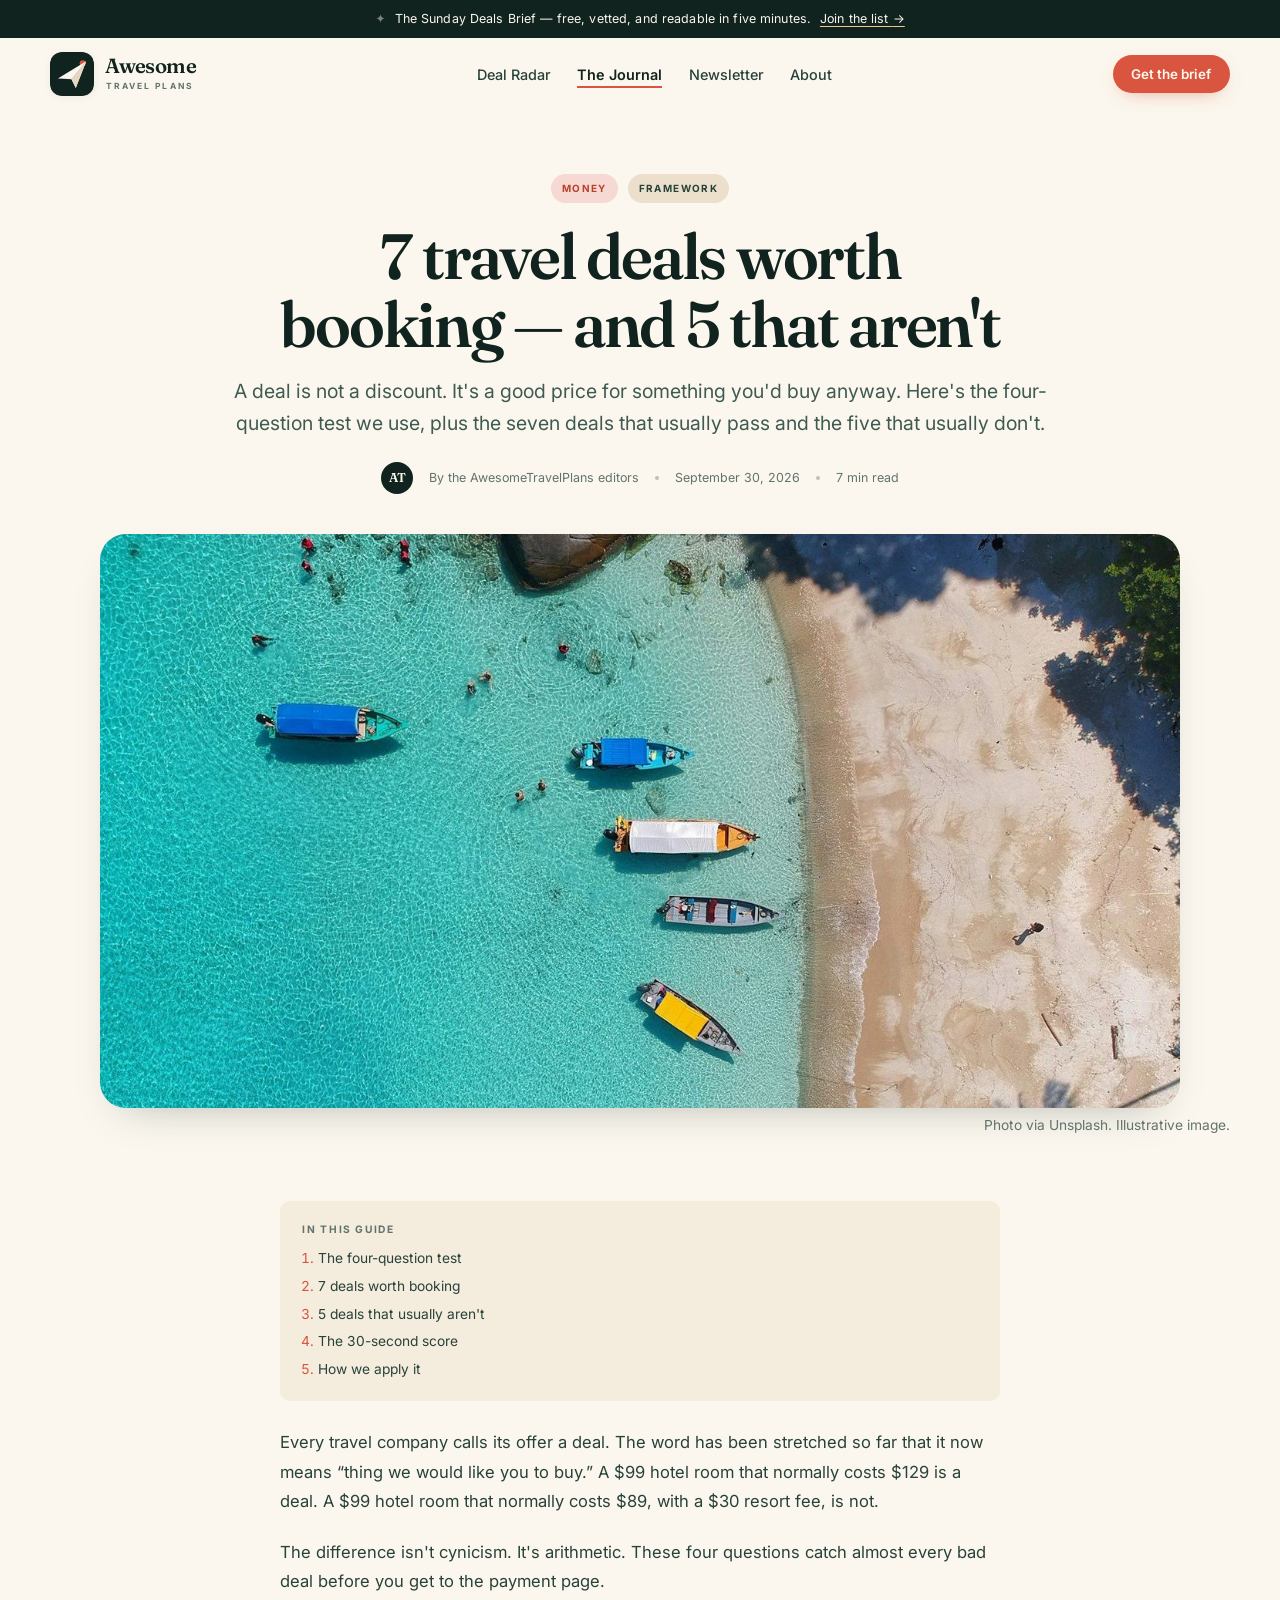
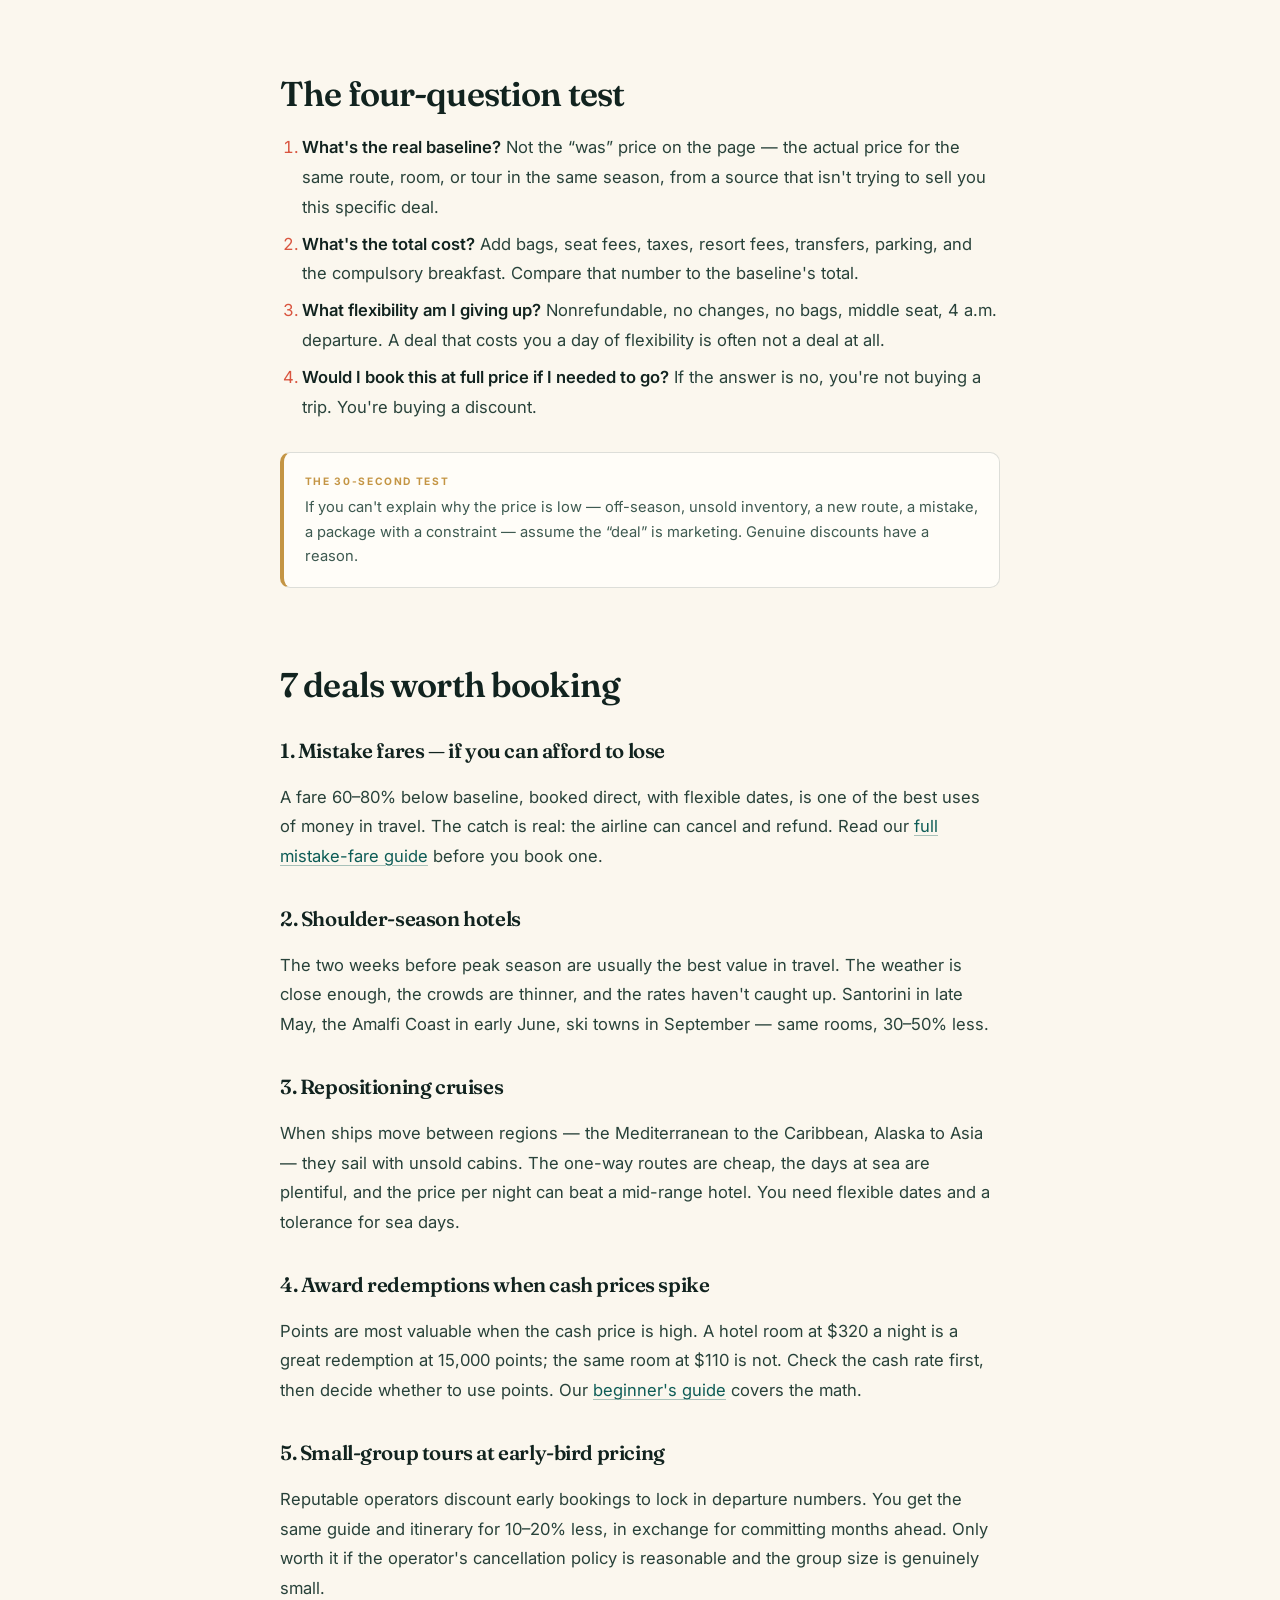
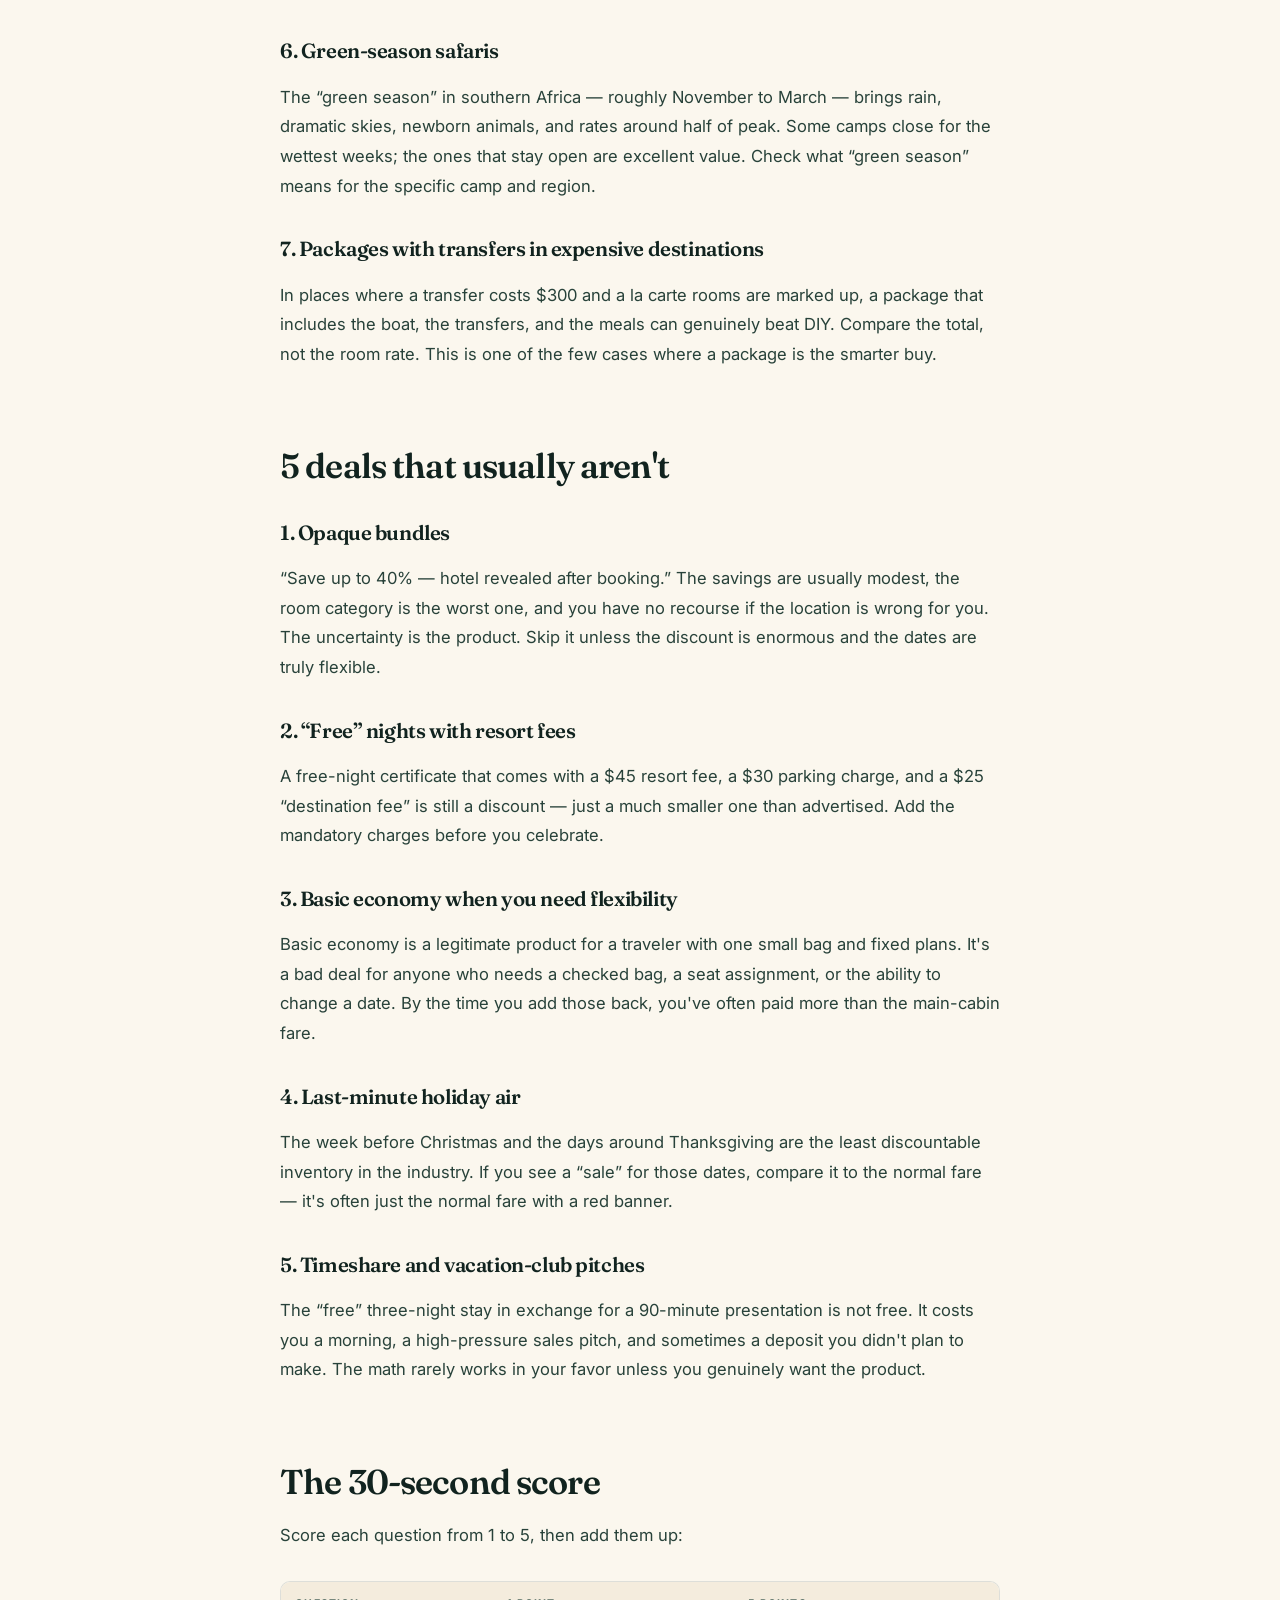
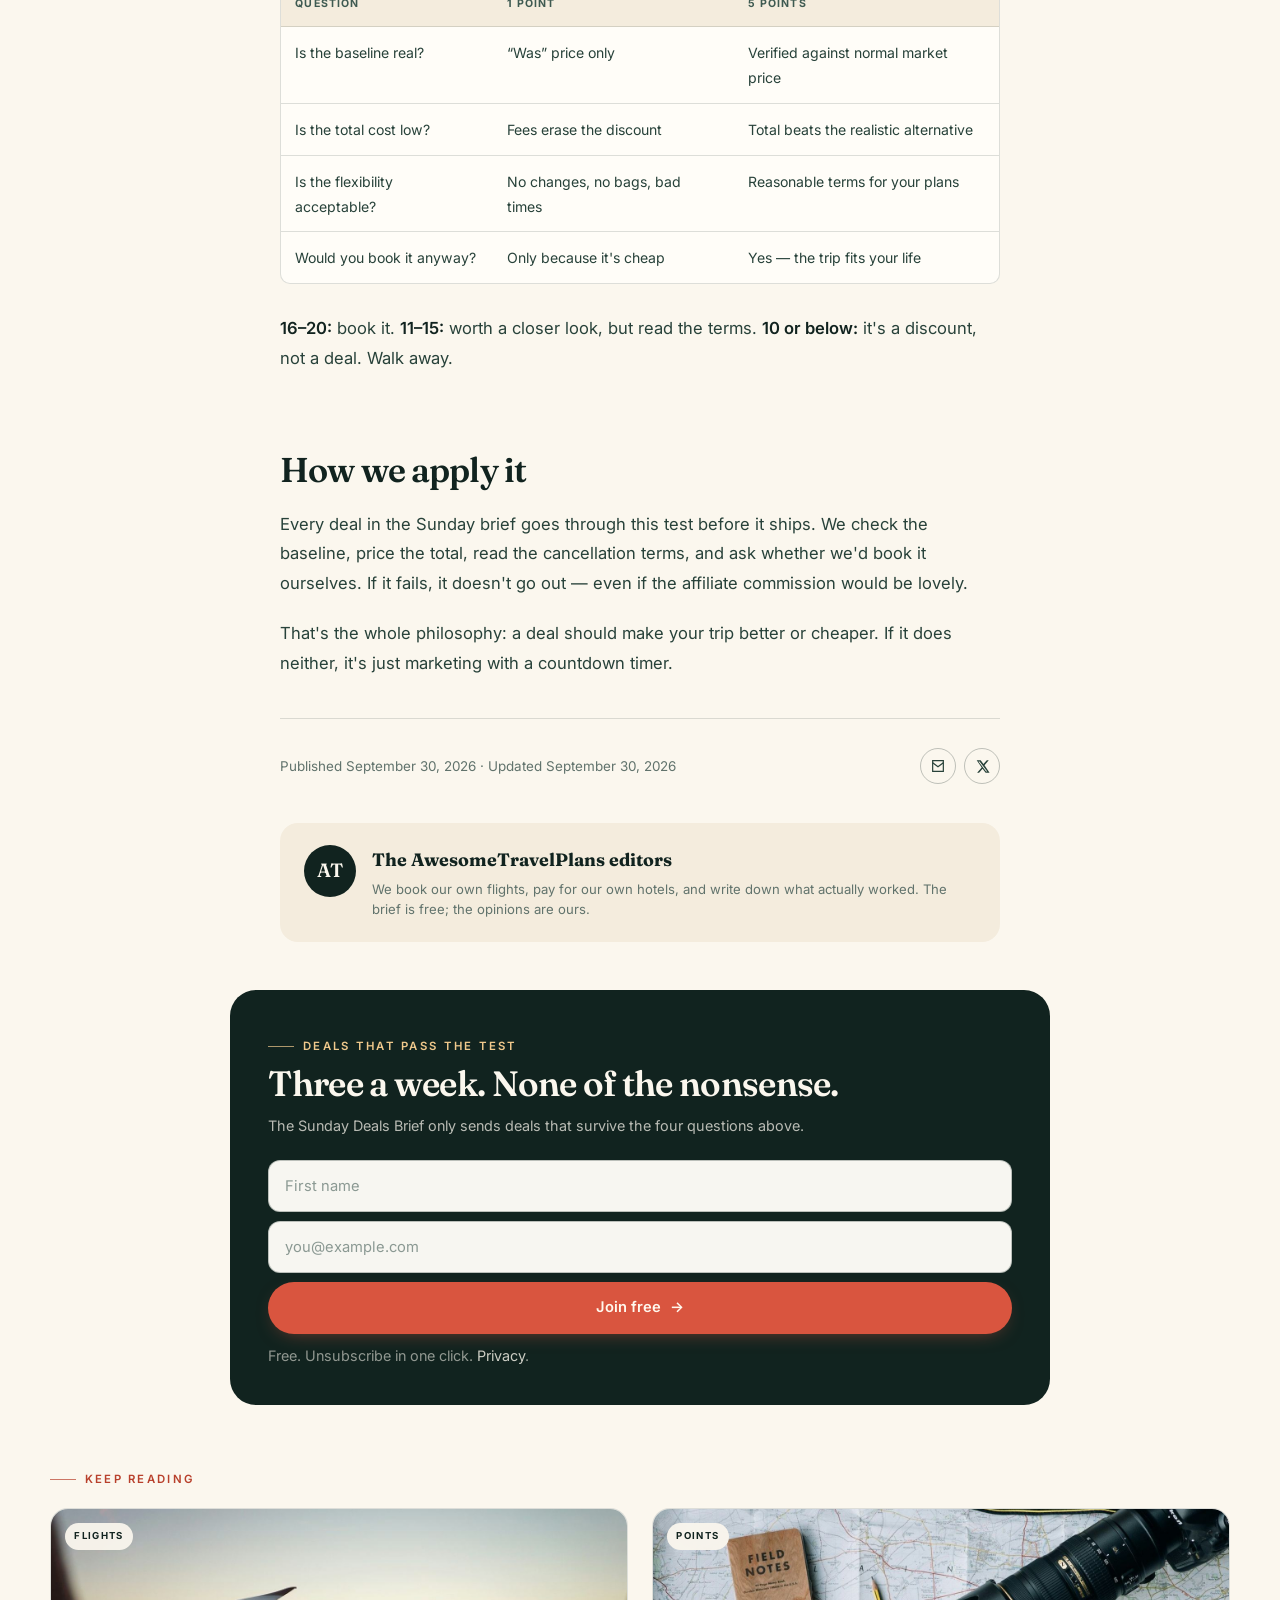
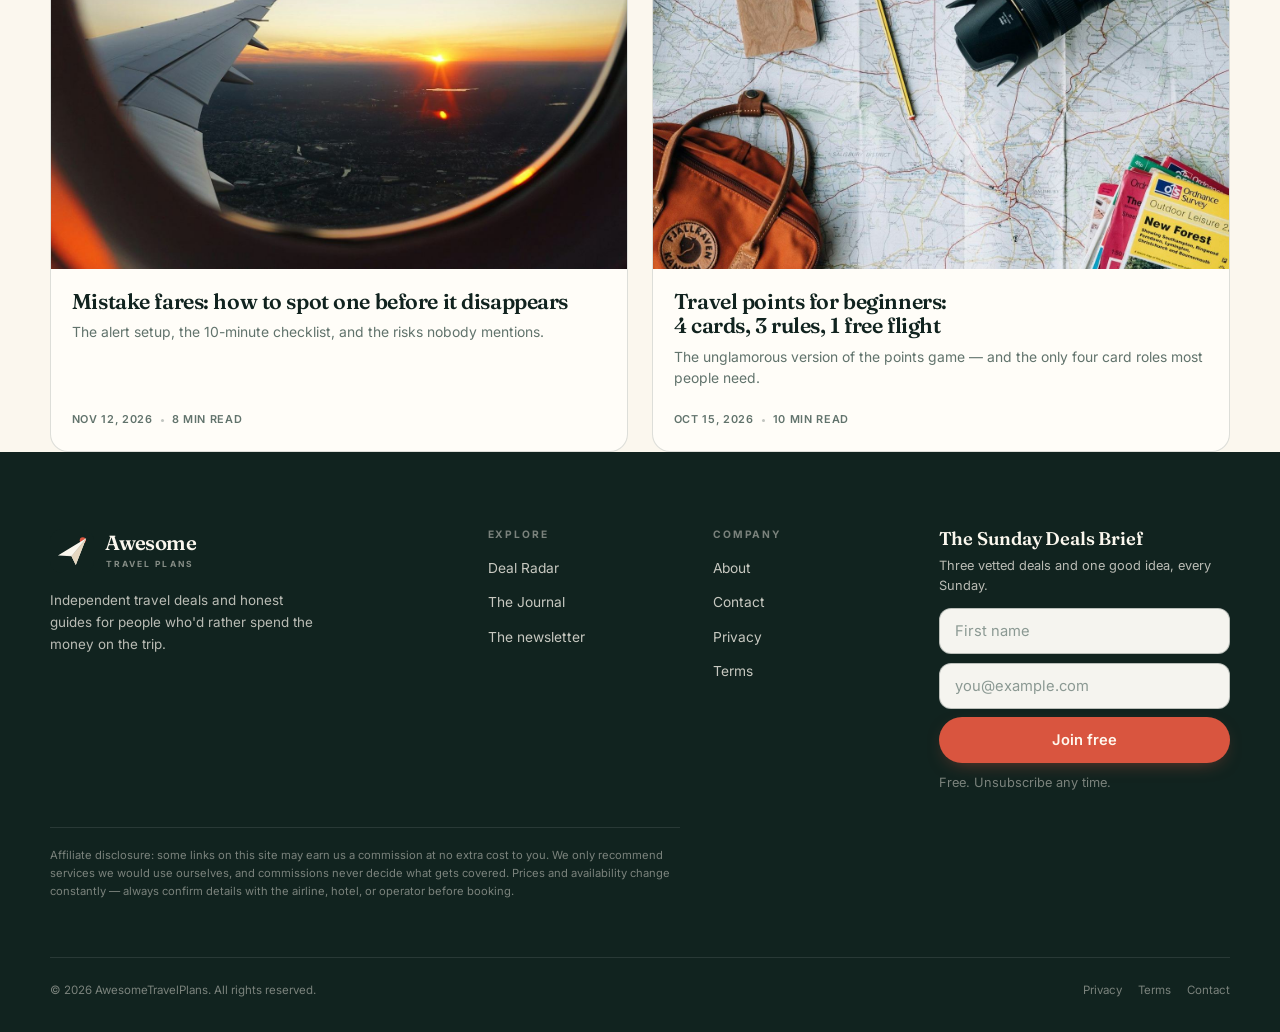
<file: journal/deals-worth-booking.html>
<!doctype html>
<html lang="en">
<head>
<meta charset="utf-8">
<meta name="viewport" content="width=device-width, initial-scale=1">
<title>7 travel deals worth booking — and 5 that aren't — AwesomeTravelPlans</title>
<meta name="description" content="A simple framework for telling a genuine travel deal from a marketing department's idea of one, with seven worth booking and five to skip.">
<link rel="canonical" href="https://awesometravelplans.com/journal/deals-worth-booking.html">
<meta name="theme-color" content="#11231f">
<meta property="og:type" content="article">
<meta property="og:site_name" content="AwesomeTravelPlans">
<meta property="og:title" content="7 travel deals worth booking — and 5 that aren't">
<meta property="og:description" content="A simple framework for telling a genuine deal from a marketing department's idea of one.">
<meta property="og:url" content="https://awesometravelplans.com/journal/deals-worth-booking.html">
<meta property="og:image" content="https://awesometravelplans.com/assets/img/resort-pool.jpg">
<meta property="og:image:width" content="1400">
<meta property="og:image:height" content="1735">
<meta property="article:published_time" content="2026-09-30">
<meta property="article:section" content="Money">
<meta name="twitter:card" content="summary_large_image">
<meta name="twitter:title" content="7 travel deals worth booking — and 5 that aren't">
<meta name="twitter:description" content="A simple framework for telling a genuine deal from a marketing department's idea of one.">
<meta name="twitter:image" content="https://awesometravelplans.com/assets/img/resort-pool.jpg">
<link rel="icon" href="../assets/img/favicon.svg" type="image/svg+xml">
<link rel="icon" href="../assets/img/favicon-32.png" sizes="32x32" type="image/png">
<link rel="apple-touch-icon" href="../assets/img/apple-touch-icon.png">
<link rel="preconnect" href="https://fonts.googleapis.com">
<link rel="preconnect" href="https://fonts.gstatic.com" crossorigin>
<link href="https://fonts.googleapis.com/css2?family=Fraunces:ital,opsz,wght@0,9..144,400..700;1,9..144,400..700&family=Inter:wght@400;500;600;700&display=swap" rel="stylesheet">
<link rel="stylesheet" href="../assets/css/site.css">
<script>document.documentElement.classList.add('js');</script>
<script type="application/ld+json">
{"@context":"https://schema.org","@type":"BlogPosting","headline":"7 travel deals worth booking — and 5 that aren't","description":"A simple framework for telling a genuine travel deal from a marketing department's idea of one, with seven worth booking and five to skip.","image":"https://awesometravelplans.com/assets/img/resort-pool.jpg","datePublished":"2026-09-30","dateModified":"2026-09-30","articleSection":"Money","author":{"@type":"Organization","name":"AwesomeTravelPlans","url":"https://awesometravelplans.com/"},"publisher":{"@type":"Organization","name":"AwesomeTravelPlans","logo":{"@type":"ImageObject","url":"https://awesometravelplans.com/assets/img/mark.svg"}},"mainEntityOfPage":{"@type":"WebPage","@id":"https://awesometravelplans.com/journal/deals-worth-booking.html"}}
</script>
<script type="application/ld+json">
{"@context":"https://schema.org","@type":"BreadcrumbList","itemListElement":[{"@type":"ListItem","position":1,"name":"Home","item":"https://awesometravelplans.com/"},{"@type":"ListItem","position":2,"name":"The Journal","item":"https://awesometravelplans.com/journal.html"},{"@type":"ListItem","position":3,"name":"Deals worth booking","item":"https://awesometravelplans.com/journal/deals-worth-booking.html"}]}
</script>
</head>
<body>
<a class="skip-link" href="#main">Skip to content</a>

<div class="topbar">
  <div class="wrap">
    <span class="dot" aria-hidden="true">✦</span>
    <span>The Sunday Deals Brief — free, vetted, and readable in five minutes.</span>
    <a href="../newsletter.html">Join the list <span aria-hidden="true">→</span></a>
  </div>
</div>

<header class="site-header">
  <nav class="nav wrap" aria-label="Primary">
    <a class="brand" href="../index.html" aria-label="AwesomeTravelPlans home">
      <img src="../assets/img/mark.svg" alt="" width="44" height="44">
      <span class="brand-text"><span class="first">Awesome</span><span class="second">Travel Plans</span></span>
    </a>
    <ul class="nav-links" id="primary-nav">
      <li><a href="../deals.html">Deal Radar</a></li>
      <li><a href="../journal.html" aria-current="page">The Journal</a></li>
      <li><a href="../newsletter.html">Newsletter</a></li>
      <li><a href="../about.html">About</a></li>
    </ul>
    <div class="nav-actions">
      <a class="btn btn--sm" href="../newsletter.html">Get the brief</a>
      <button class="nav-toggle" type="button" aria-expanded="false" aria-controls="primary-nav" aria-label="Toggle menu">
        <span class="bars" aria-hidden="true"><span></span><span></span><span></span></span>
      </button>
    </div>
  </nav>
</header>

<main id="main">
<div class="read-progress" aria-hidden="true"></div>

<article>
  <header class="article-hero">
    <div class="wrap">
      <div class="article-head">
        <div class="chip-row">
          <a class="chip chip--coral" href="../journal.html">Money</a>
          <span class="chip">Framework</span>
        </div>
        <h1>7 travel deals worth booking — and 5 that aren't</h1>
        <p class="lede">A deal is not a discount. It's a good price for something you'd buy anyway. Here's the four-question test we use, plus the seven deals that usually pass and the five that usually don't.</p>
        <div class="byline">
          <span class="avatar" aria-hidden="true">AT</span>
          <span>By the AwesomeTravelPlans editors</span>
          <span class="sep"></span>
          <time datetime="2026-09-30">September 30, 2026</time>
          <span class="sep"></span>
          <span>7 min read</span>
        </div>
      </div>
    </div>
    <div class="wrap">
      <figure class="article-photo">
        <img src="../assets/img/resort-pool.jpg" alt="A resort pool overlooking the ocean" width="1400" height="1735" fetchpriority="high">
      </figure>
      <p class="small muted" style="text-align:right;margin-top:.4rem">Photo via Unsplash. Illustrative image.</p>
    </div>
  </header>

  <div class="wrap">
    <div class="article-body">
      <div class="toc">
        <span class="label">In this guide</span>
        <ol>
          <li><a href="#test">The four-question test</a></li>
          <li><a href="#worth">7 deals worth booking</a></li>
          <li><a href="#not">5 deals that usually aren't</a></li>
          <li><a href="#score">The 30-second score</a></li>
          <li><a href="#brief">How we apply it</a></li>
        </ol>
      </div>

      <p>Every travel company calls its offer a deal. The word has been stretched so far that it now means “thing we would like you to buy.” A $99 hotel room that normally costs $129 is a deal. A $99 hotel room that normally costs $89, with a $30 resort fee, is not.</p>

      <p>The difference isn't cynicism. It's arithmetic. These four questions catch almost every bad deal before you get to the payment page.</p>

      <h2 id="test">The four-question test</h2>
      <ol>
        <li><strong>What's the real baseline?</strong> Not the “was” price on the page — the actual price for the same route, room, or tour in the same season, from a source that isn't trying to sell you this specific deal.</li>
        <li><strong>What's the total cost?</strong> Add bags, seat fees, taxes, resort fees, transfers, parking, and the compulsory breakfast. Compare that number to the baseline's total.</li>
        <li><strong>What flexibility am I giving up?</strong> Nonrefundable, no changes, no bags, middle seat, 4 a.m. departure. A deal that costs you a day of flexibility is often not a deal at all.</li>
        <li><strong>Would I book this at full price if I needed to go?</strong> If the answer is no, you're not buying a trip. You're buying a discount.</li>
      </ol>

      <div class="callout">
        <span class="label">The 30-second test</span>
        <p>If you can't explain why the price is low — off-season, unsold inventory, a new route, a mistake, a package with a constraint — assume the “deal” is marketing. Genuine discounts have a reason.</p>
      </div>

      <h2 id="worth">7 deals worth booking</h2>

      <h3>1. Mistake fares — if you can afford to lose</h3>
      <p>A fare 60–80% below baseline, booked direct, with flexible dates, is one of the best uses of money in travel. The catch is real: the airline can cancel and refund. Read our <a href="mistake-fares.html">full mistake-fare guide</a> before you book one.</p>

      <h3>2. Shoulder-season hotels</h3>
      <p>The two weeks before peak season are usually the best value in travel. The weather is close enough, the crowds are thinner, and the rates haven't caught up. Santorini in late May, the Amalfi Coast in early June, ski towns in September — same rooms, 30–50% less.</p>

      <h3>3. Repositioning cruises</h3>
      <p>When ships move between regions — the Mediterranean to the Caribbean, Alaska to Asia — they sail with unsold cabins. The one-way routes are cheap, the days at sea are plentiful, and the price per night can beat a mid-range hotel. You need flexible dates and a tolerance for sea days.</p>

      <h3>4. Award redemptions when cash prices spike</h3>
      <p>Points are most valuable when the cash price is high. A hotel room at $320 a night is a great redemption at 15,000 points; the same room at $110 is not. Check the cash rate first, then decide whether to use points. Our <a href="points-for-beginners.html">beginner's guide</a> covers the math.</p>

      <h3>5. Small-group tours at early-bird pricing</h3>
      <p>Reputable operators discount early bookings to lock in departure numbers. You get the same guide and itinerary for 10–20% less, in exchange for committing months ahead. Only worth it if the operator's cancellation policy is reasonable and the group size is genuinely small.</p>

      <h3>6. Green-season safaris</h3>
      <p>The “green season” in southern Africa — roughly November to March — brings rain, dramatic skies, newborn animals, and rates around half of peak. Some camps close for the wettest weeks; the ones that stay open are excellent value. Check what “green season” means for the specific camp and region.</p>

      <h3>7. Packages with transfers in expensive destinations</h3>
      <p>In places where a transfer costs $300 and a la carte rooms are marked up, a package that includes the boat, the transfers, and the meals can genuinely beat DIY. Compare the total, not the room rate. This is one of the few cases where a package is the smarter buy.</p>

      <h2 id="not">5 deals that usually aren't</h2>

      <h3>1. Opaque bundles</h3>
      <p>“Save up to 40% — hotel revealed after booking.” The savings are usually modest, the room category is the worst one, and you have no recourse if the location is wrong for you. The uncertainty is the product. Skip it unless the discount is enormous and the dates are truly flexible.</p>

      <h3>2. “Free” nights with resort fees</h3>
      <p>A free-night certificate that comes with a $45 resort fee, a $30 parking charge, and a $25 “destination fee” is still a discount — just a much smaller one than advertised. Add the mandatory charges before you celebrate.</p>

      <h3>3. Basic economy when you need flexibility</h3>
      <p>Basic economy is a legitimate product for a traveler with one small bag and fixed plans. It's a bad deal for anyone who needs a checked bag, a seat assignment, or the ability to change a date. By the time you add those back, you've often paid more than the main-cabin fare.</p>

      <h3>4. Last-minute holiday air</h3>
      <p>The week before Christmas and the days around Thanksgiving are the least discountable inventory in the industry. If you see a “sale” for those dates, compare it to the normal fare — it's often just the normal fare with a red banner.</p>

      <h3>5. Timeshare and vacation-club pitches</h3>
      <p>The “free” three-night stay in exchange for a 90-minute presentation is not free. It costs you a morning, a high-pressure sales pitch, and sometimes a deposit you didn't plan to make. The math rarely works in your favor unless you genuinely want the product.</p>

      <h2 id="score">The 30-second score</h2>
      <p>Score each question from 1 to 5, then add them up:</p>
      <div class="table-wrap">
        <table>
          <thead>
            <tr><th>Question</th><th>1 point</th><th>5 points</th></tr>
          </thead>
          <tbody>
            <tr><td>Is the baseline real?</td><td>“Was” price only</td><td>Verified against normal market price</td></tr>
            <tr><td>Is the total cost low?</td><td>Fees erase the discount</td><td>Total beats the realistic alternative</td></tr>
            <tr><td>Is the flexibility acceptable?</td><td>No changes, no bags, bad times</td><td>Reasonable terms for your plans</td></tr>
            <tr><td>Would you book it anyway?</td><td>Only because it's cheap</td><td>Yes — the trip fits your life</td></tr>
          </tbody>
        </table>
      </div>
      <p><strong>16–20:</strong> book it. <strong>11–15:</strong> worth a closer look, but read the terms. <strong>10 or below:</strong> it's a discount, not a deal. Walk away.</p>

      <h2 id="brief">How we apply it</h2>
      <p>Every deal in the Sunday brief goes through this test before it ships. We check the baseline, price the total, read the cancellation terms, and ask whether we'd book it ourselves. If it fails, it doesn't go out — even if the affiliate commission would be lovely.</p>

      <p>That's the whole philosophy: a deal should make your trip better or cheaper. If it does neither, it's just marketing with a countdown timer.</p>
    </div>

    <div class="article-end">
      <span>Published September 30, 2026 · Updated September 30, 2026</span>
      <div class="share">
        <a href="mailto:?subject=7%20travel%20deals%20worth%20booking&body=https%3A%2F%2Fawesometravelplans.com%2Fjournal%2Fdeals-worth-booking.html" aria-label="Share by email">
          <svg width="16" height="16" viewBox="0 0 24 24" fill="none" stroke="currentColor" stroke-width="1.8" aria-hidden="true"><path d="M4 4h16v16H4z"/><path d="m4 7 8 6 8-6"/></svg>
        </a>
        <a href="https://twitter.com/intent/tweet?url=https%3A%2F%2Fawesometravelplans.com%2Fjournal%2Fdeals-worth-booking.html&text=7%20travel%20deals%20worth%20booking" rel="noopener" aria-label="Share on X">
          <svg width="15" height="15" viewBox="0 0 24 24" fill="currentColor" aria-hidden="true"><path d="M18.9 2H22l-6.8 7.8L23.3 22h-6.3l-4.9-6.4L6.5 22H3.4l7.3-8.3L2.7 2h6.4l4.4 5.8L18.9 2Zm-1.1 18h1.7L7.3 3.8H5.5L17.8 20Z"/></svg>
        </a>
      </div>
    </div>

    <div class="author-box">
      <span class="avatar" aria-hidden="true">AT</span>
      <div>
        <strong>The AwesomeTravelPlans editors</strong>
        <p>We book our own flights, pay for our own hotels, and write down what actually worked. The brief is free; the opinions are ours.</p>
      </div>
    </div>

    <div class="article-cta form-panel" style="position:static">
      <span class="eyebrow eyebrow--light">Deals that pass the test</span>
      <h2 style="font-size:clamp(1.7rem,3vw,2.2rem);margin-top:.6rem">Three a week. None of the nonsense.</h2>
      <p>The Sunday Deals Brief only sends deals that survive the four questions above.</p>
      <form class="signup" data-newsletter-form novalidate>
        <div class="signup-row">
          <div class="field">
            <label class="sr-only" for="post5-name">First name</label>
            <input id="post5-name" name="name" type="text" autocomplete="given-name" placeholder="First name" required>
          </div>
          <div class="field">
            <label class="sr-only" for="post5-email">Email address</label>
            <input id="post5-email" name="email" type="email" autocomplete="email" placeholder="you@example.com" required>
          </div>
          <button class="btn" type="submit">Join free <span aria-hidden="true">→</span></button>
        </div>
        <div class="hp" aria-hidden="true">
          <label for="post5-company">Company</label>
          <input id="post5-company" name="company" type="text" tabindex="-1" autocomplete="off">
        </div>
        <p class="form-note">Free. Unsubscribe in one click. <a href="../privacy.html">Privacy</a>.</p>
        <p class="form-status" role="status" aria-live="polite"></p>
      </form>
    </div>

    <div style="margin-top:3.5rem">
      <span class="eyebrow">Keep reading</span>
      <div class="card-grid" style="margin-top:1.2rem;grid-template-columns:repeat(2,1fr)">
        <a class="post-card" href="mistake-fares.html">
          <div class="thumb"><span class="chip">Flights</span><img src="../assets/img/plane-window.jpg" alt="Sunset seen through an airplane window" width="1400" height="788" loading="lazy"></div>
          <div class="body"><h3>Mistake fares: how to spot one before it disappears</h3><p>The alert setup, the 10-minute checklist, and the risks nobody mentions.</p><div class="meta"><span>Nov 12, 2026</span><span class="sep"></span><span>8 min read</span></div></div>
        </a>
        <a class="post-card" href="points-for-beginners.html">
          <div class="thumb"><span class="chip">Points</span><img src="../assets/img/flatlay.jpg" alt="A travel journal, camera, and map on a table" width="1400" height="1106" loading="lazy"></div>
          <div class="body"><h3>Travel points for beginners: 4 cards, 3 rules, 1 free flight</h3><p>The unglamorous version of the points game — and the only four card roles most people need.</p><div class="meta"><span>Oct 15, 2026</span><span class="sep"></span><span>10 min read</span></div></div>
        </a>
      </div>
    </div>
  </div>
</article>
</main>

<footer class="site-footer">
  <div class="wrap">
    <div class="footer-grid">
      <div class="footer-brand">
        <a class="brand" href="../index.html" aria-label="AwesomeTravelPlans home">
          <img src="../assets/img/mark.svg" alt="" width="44" height="44">
          <span class="brand-text"><span class="first">Awesome</span><span class="second">Travel Plans</span></span>
        </a>
        <p>Independent travel deals and honest guides for people who'd rather spend the money on the trip.</p>
      </div>
      <div class="footer-col">
        <h4>Explore</h4>
        <ul>
          <li><a href="../deals.html">Deal Radar</a></li>
          <li><a href="../journal.html">The Journal</a></li>
          <li><a href="../newsletter.html">The newsletter</a></li>
        </ul>
      </div>
      <div class="footer-col">
        <h4>Company</h4>
        <ul>
          <li><a href="../about.html">About</a></li>
          <li><a href="../contact.html">Contact</a></li>
          <li><a href="../privacy.html">Privacy</a></li>
          <li><a href="../terms.html">Terms</a></li>
        </ul>
      </div>
      <div class="footer-signup">
        <h4 style="font-family:var(--serif);font-size:1.15rem;letter-spacing:-.01em;text-transform:none;color:var(--paper);margin-bottom:.5rem">The Sunday Deals Brief</h4>
        <p>Three vetted deals and one good idea, every Sunday.</p>
        <form class="signup" data-newsletter-form novalidate>
          <div class="signup-row">
            <div class="field">
              <label class="sr-only" for="footer-name">First name</label>
              <input id="footer-name" name="name" type="text" autocomplete="given-name" placeholder="First name" required>
            </div>
            <div class="field">
              <label class="sr-only" for="footer-email">Email address</label>
              <input id="footer-email" name="email" type="email" autocomplete="email" placeholder="you@example.com" required>
            </div>
            <button class="btn" type="submit">Join free</button>
          </div>
          <div class="hp" aria-hidden="true">
            <label for="footer-company">Company</label>
            <input id="footer-company" name="company" type="text" tabindex="-1" autocomplete="off">
          </div>
          <p class="form-note">Free. Unsubscribe any time.</p>
          <p class="form-status" role="status" aria-live="polite"></p>
        </form>
      </div>
    </div>

    <p class="disclosure">Affiliate disclosure: some links on this site may earn us a commission at no extra cost to you. We only recommend services we would use ourselves, and commissions never decide what gets covered. Prices and availability change constantly — always confirm details with the airline, hotel, or operator before booking.</p>

    <div class="footer-bottom">
      <span>© <span data-year>2026</span> AwesomeTravelPlans. All rights reserved.</span>
      <nav aria-label="Footer">
        <a href="../privacy.html">Privacy</a>
        <a href="../terms.html">Terms</a>
        <a href="../contact.html">Contact</a>
      </nav>
    </div>
  </div>
</footer>

<script src="../assets/js/site.js" defer></script>
</body>
</html>
</file>
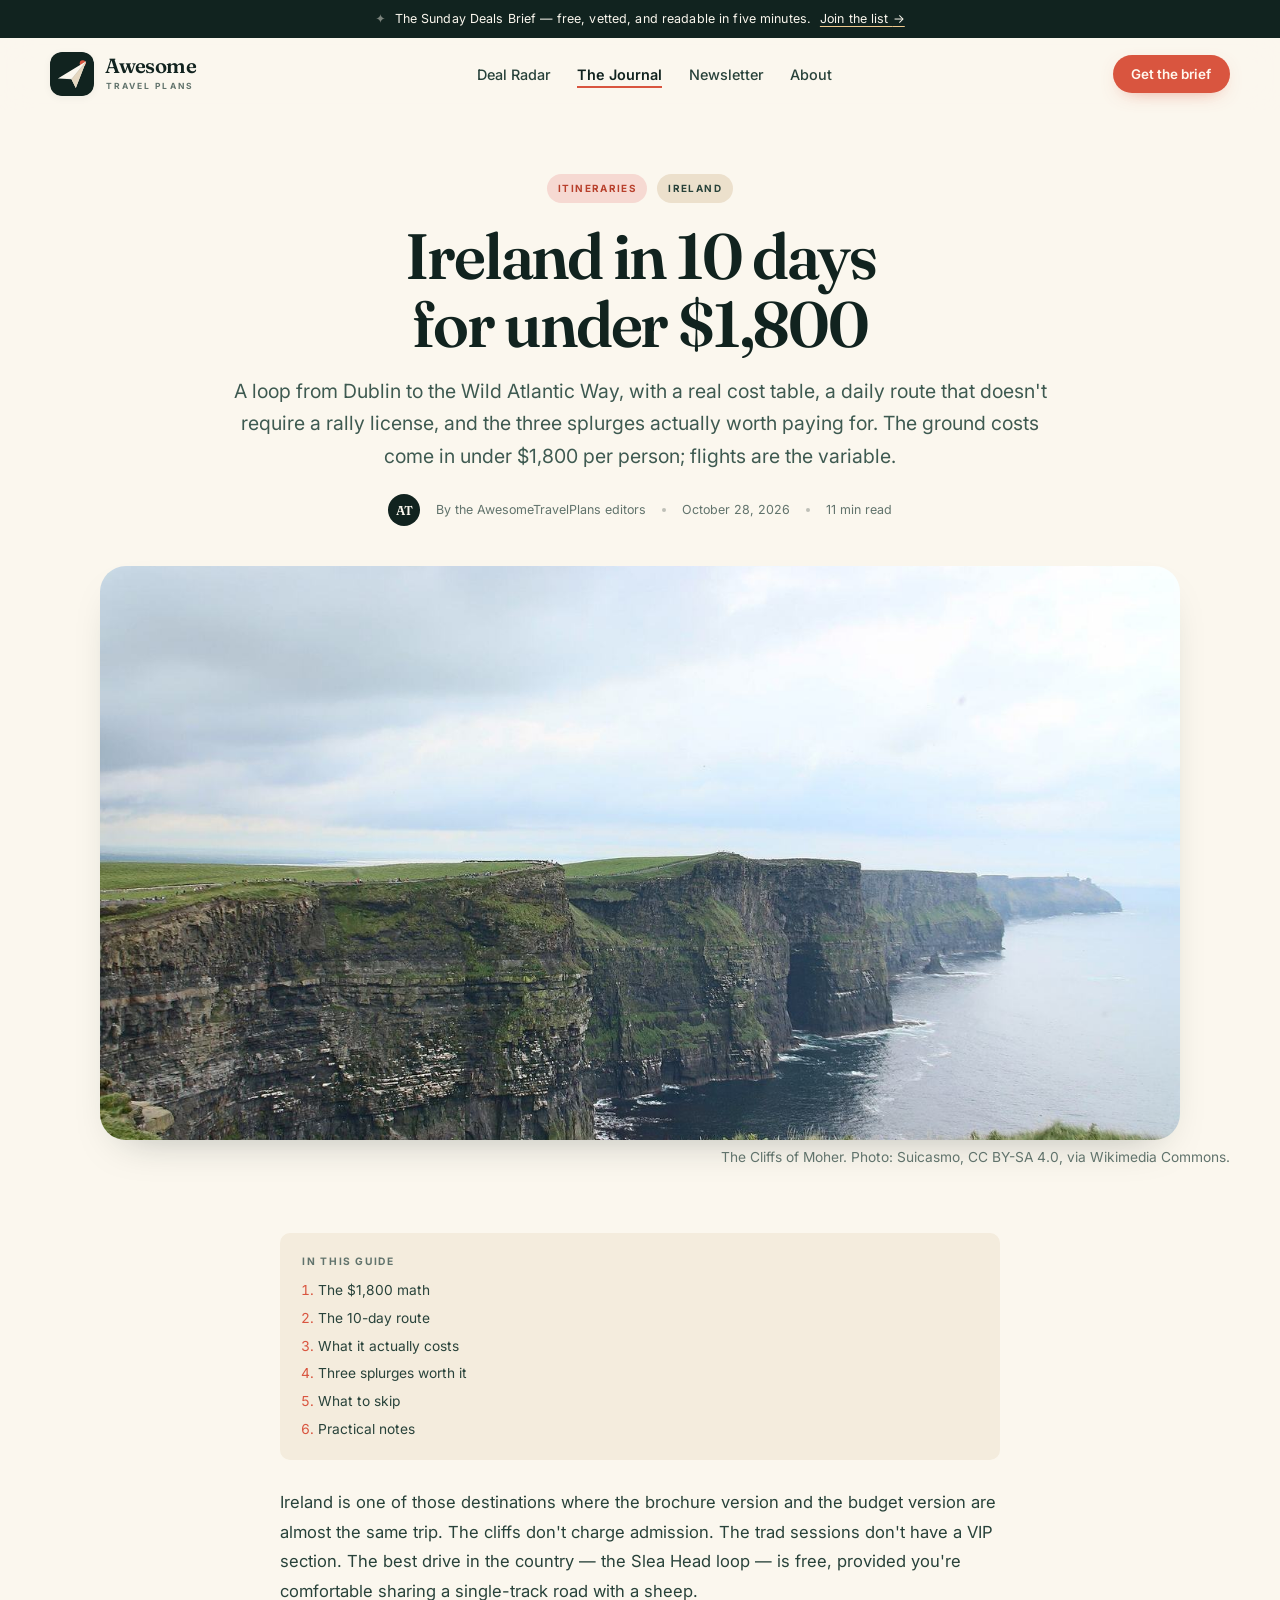
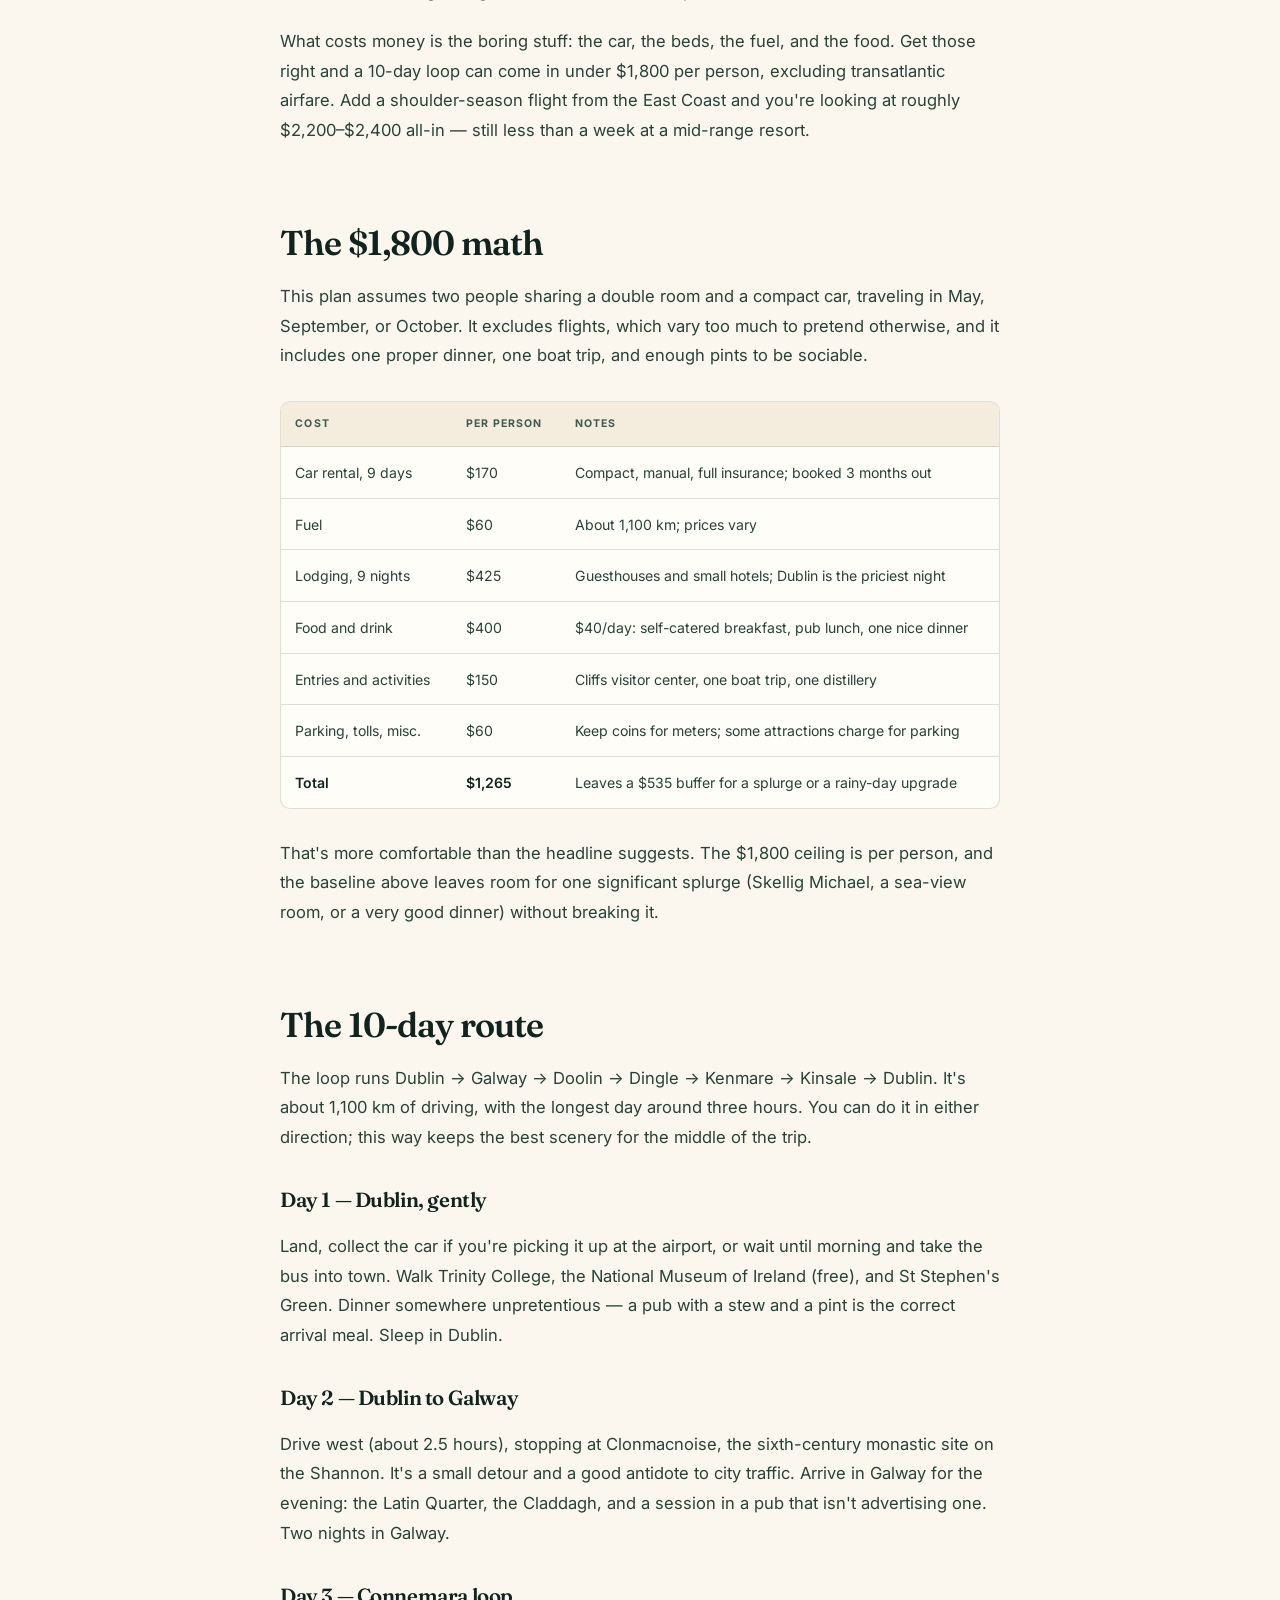
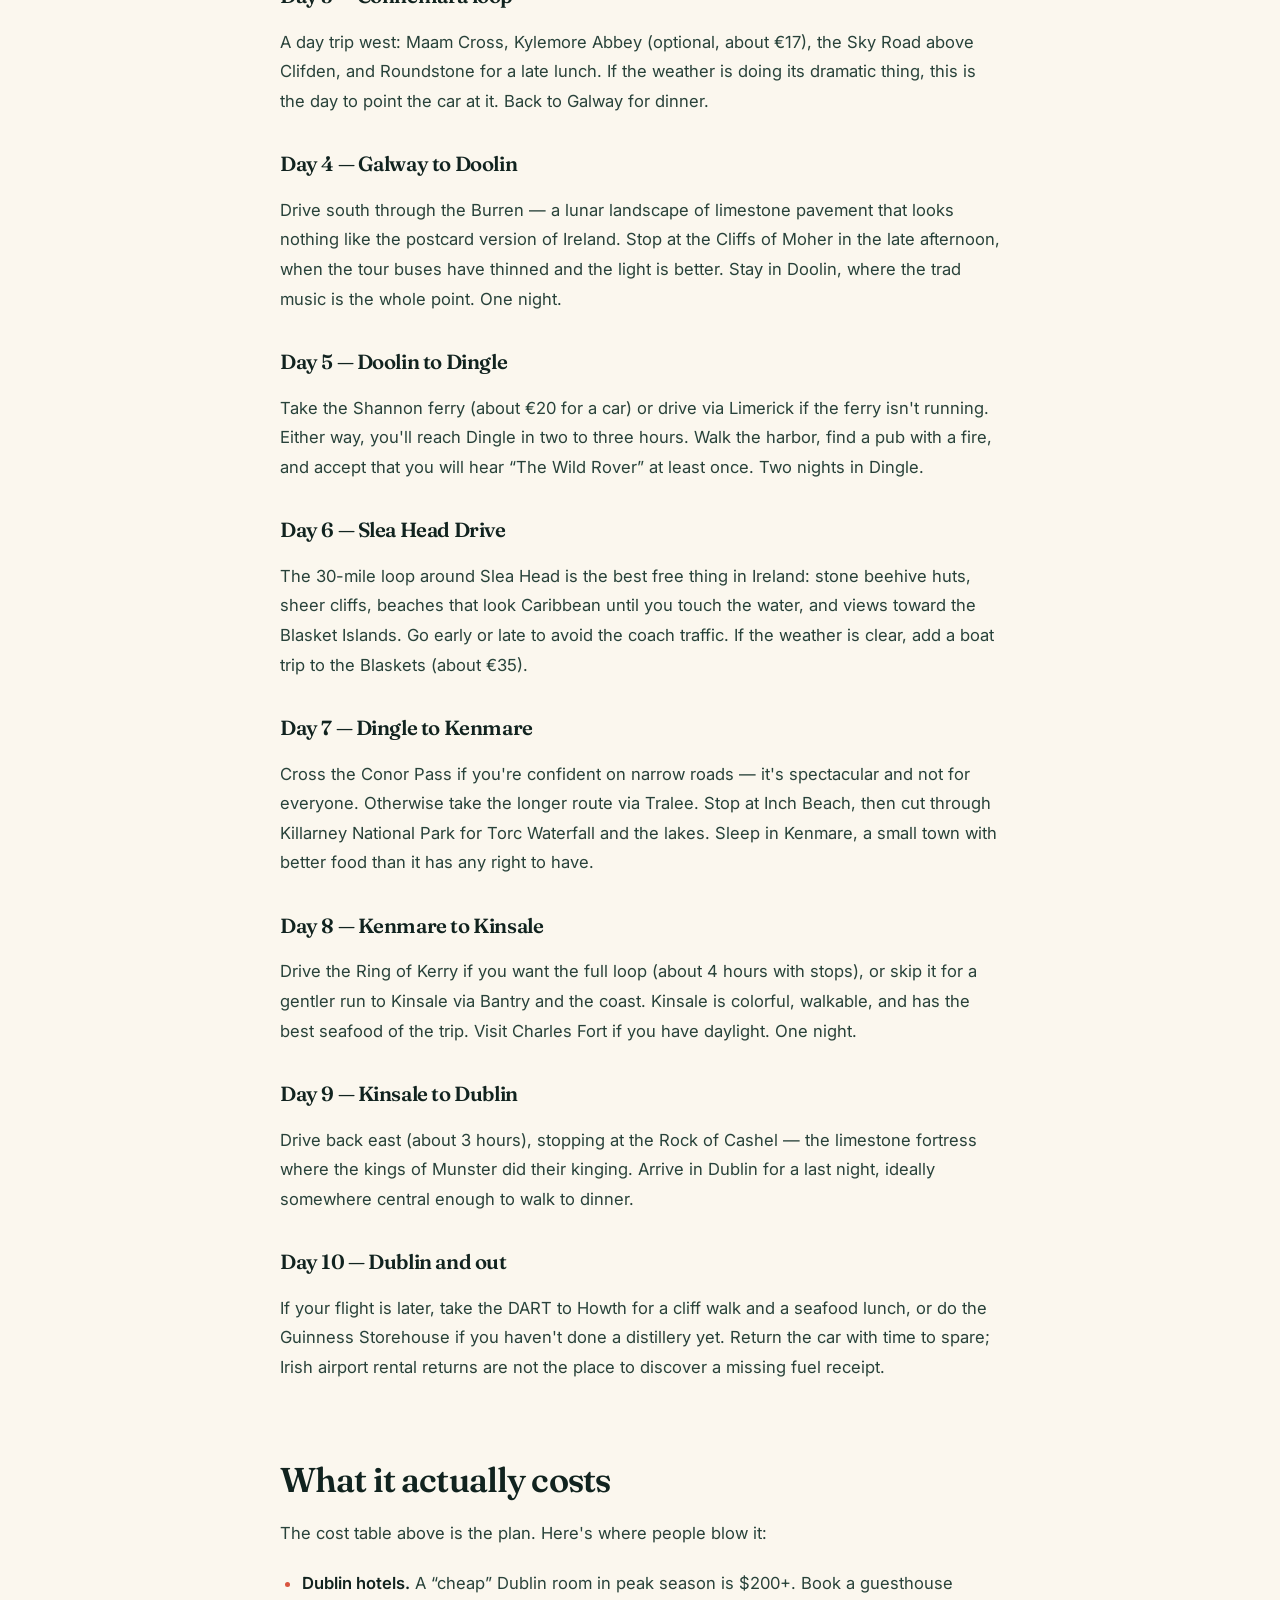
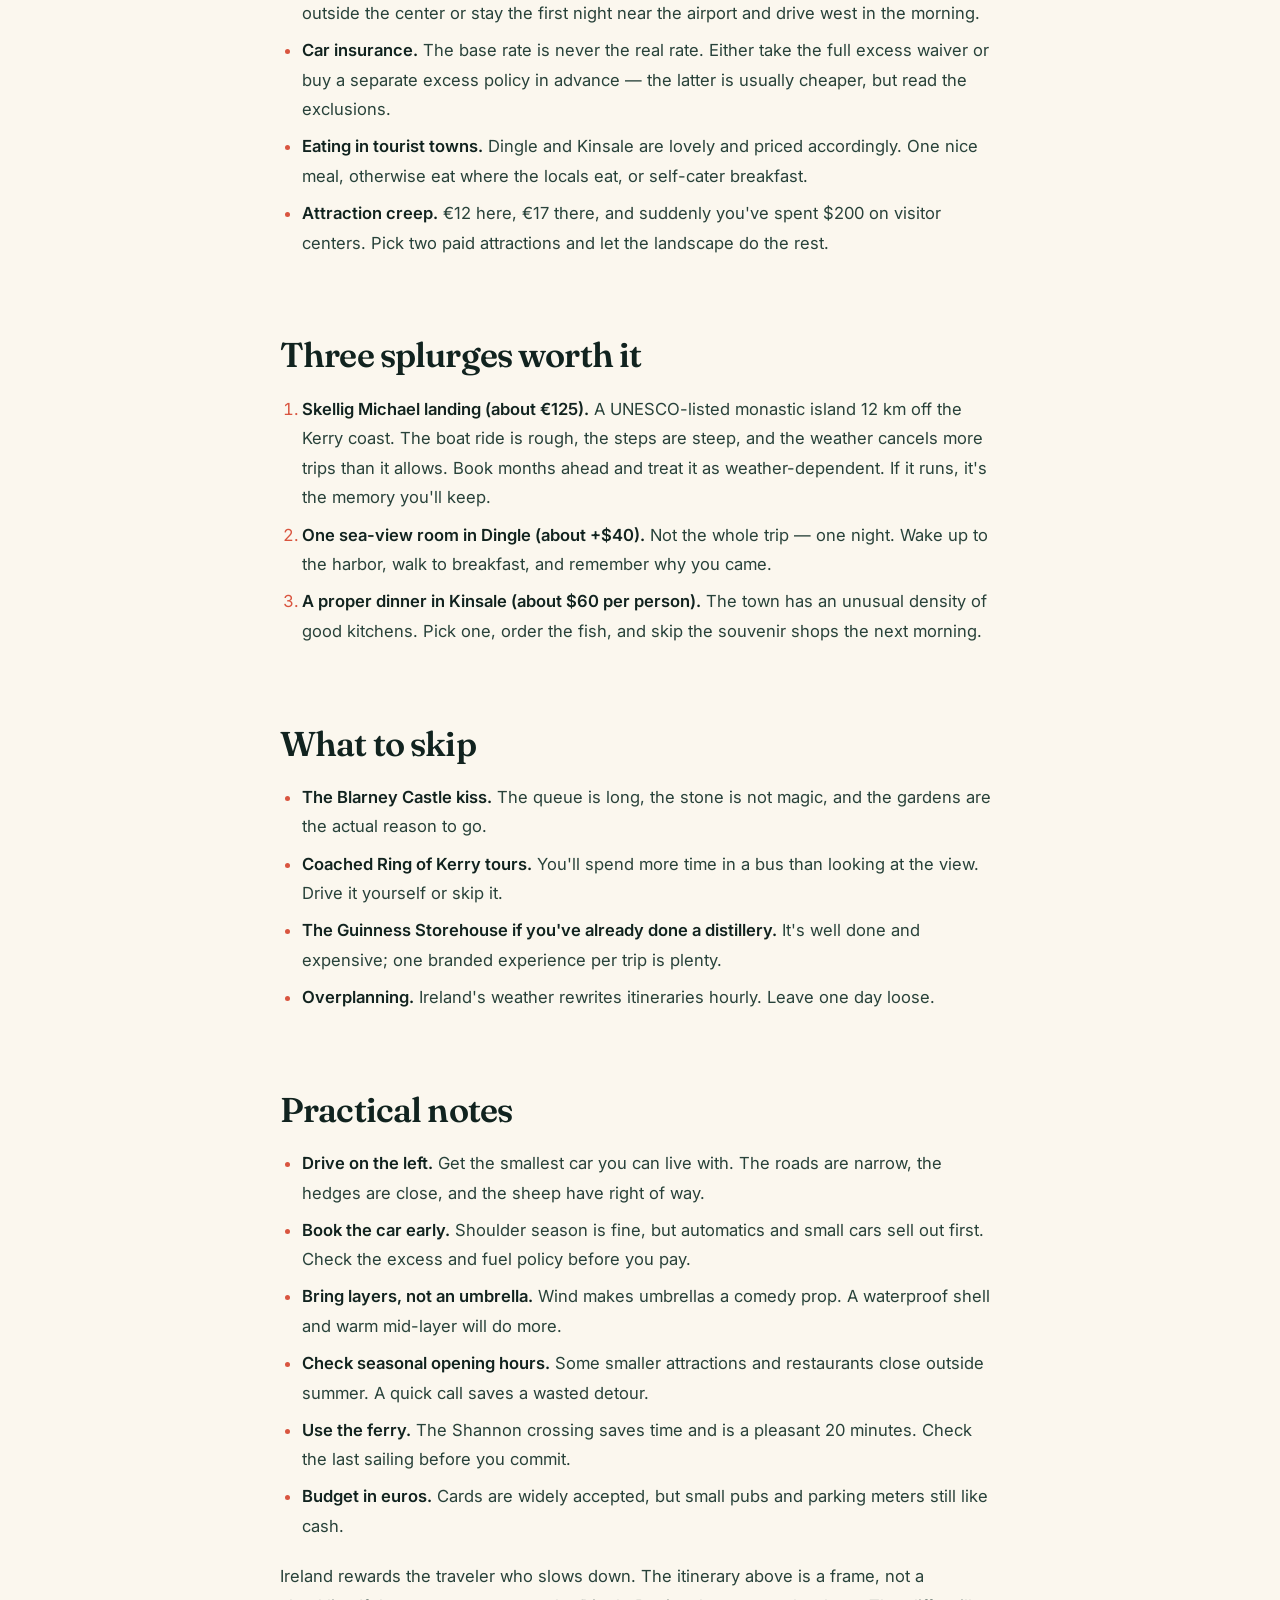
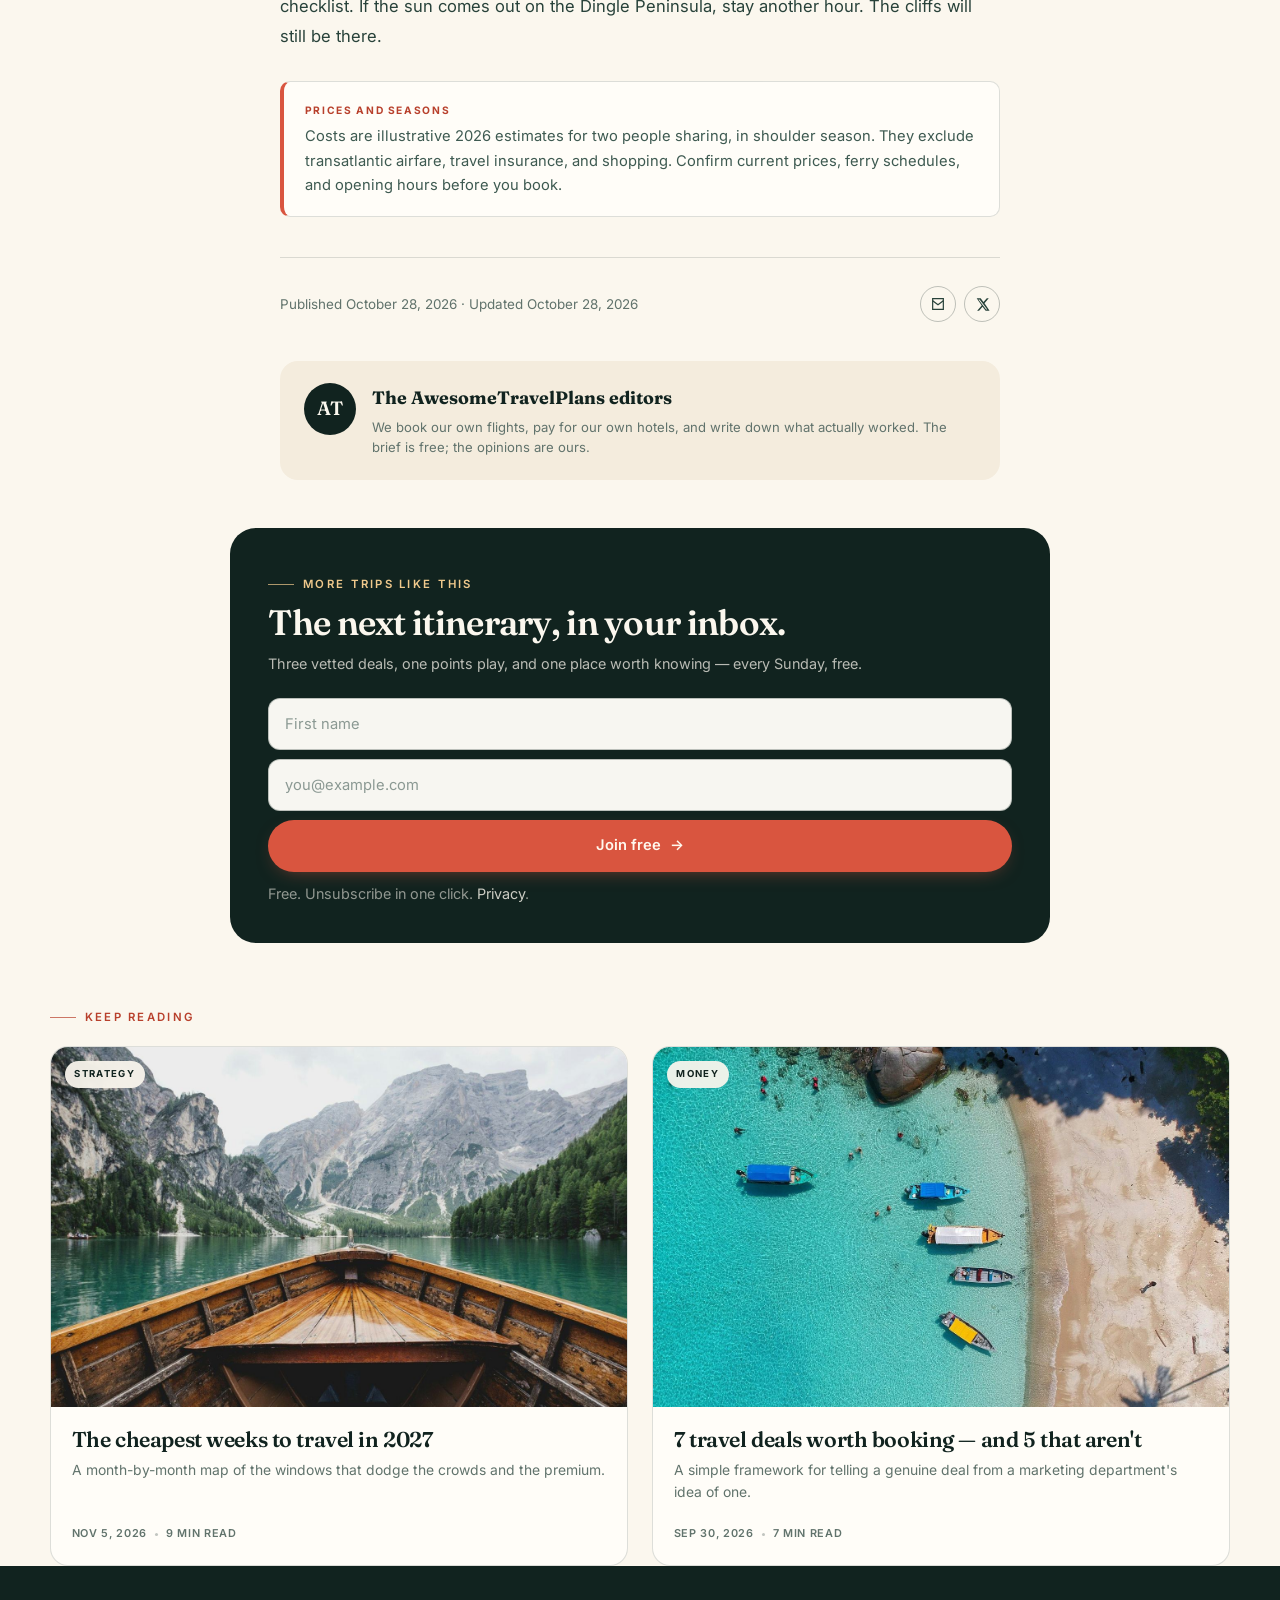
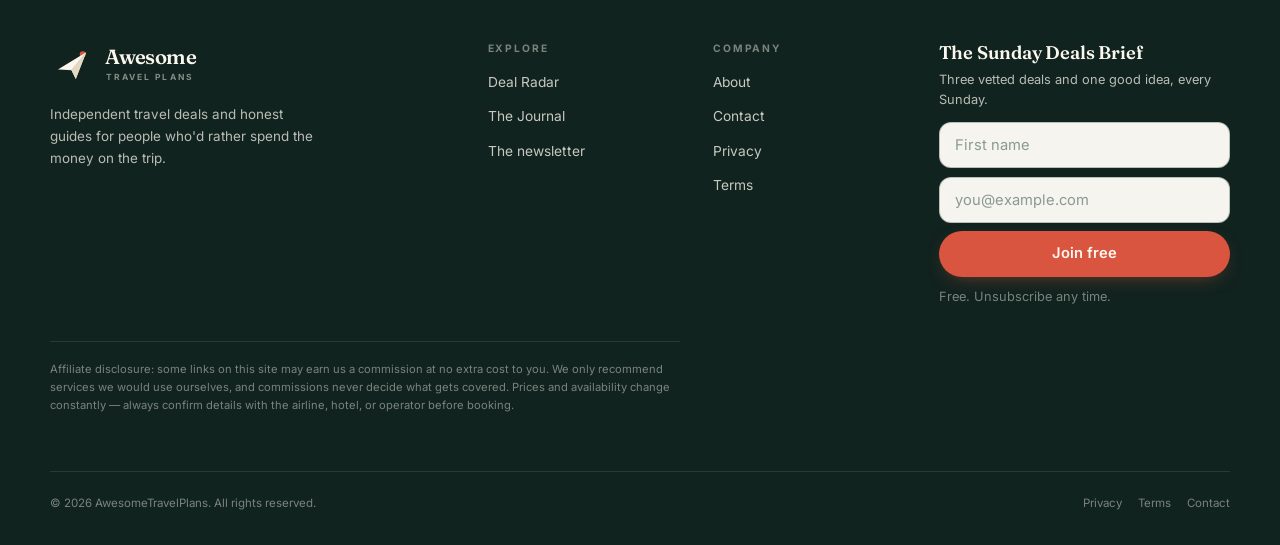
<file: journal/ireland-under-1800.html>
<!doctype html>
<html lang="en">
<head>
<meta charset="utf-8">
<meta name="viewport" content="width=device-width, initial-scale=1">
<title>Ireland in 10 days for under $1,800 — AwesomeTravelPlans</title>
<meta name="description" content="A 10-day Ireland road trip from Dublin to the Wild Atlantic Way, with a real cost table, daily route, and the three splurges actually worth paying for.">
<link rel="canonical" href="https://awesometravelplans.com/journal/ireland-under-1800.html">
<meta name="theme-color" content="#11231f">
<meta property="og:type" content="article">
<meta property="og:site_name" content="AwesomeTravelPlans">
<meta property="og:title" content="Ireland in 10 days for under $1,800">
<meta property="og:description" content="Dublin to the Wild Atlantic Way, with a real cost table and the three splurges that are actually worth it.">
<meta property="og:url" content="https://awesometravelplans.com/journal/ireland-under-1800.html">
<meta property="og:image" content="https://awesometravelplans.com/assets/img/cliffs-moher.jpg">
<meta property="og:image:width" content="1400">
<meta property="og:image:height" content="933">
<meta property="article:published_time" content="2026-10-28">
<meta property="article:section" content="Itineraries">
<meta name="twitter:card" content="summary_large_image">
<meta name="twitter:title" content="Ireland in 10 days for under $1,800">
<meta name="twitter:description" content="A real cost table, a daily route, and the three splurges worth paying for.">
<meta name="twitter:image" content="https://awesometravelplans.com/assets/img/cliffs-moher.jpg">
<link rel="icon" href="../assets/img/favicon.svg" type="image/svg+xml">
<link rel="icon" href="../assets/img/favicon-32.png" sizes="32x32" type="image/png">
<link rel="apple-touch-icon" href="../assets/img/apple-touch-icon.png">
<link rel="preconnect" href="https://fonts.googleapis.com">
<link rel="preconnect" href="https://fonts.gstatic.com" crossorigin>
<link href="https://fonts.googleapis.com/css2?family=Fraunces:ital,opsz,wght@0,9..144,400..700;1,9..144,400..700&family=Inter:wght@400;500;600;700&display=swap" rel="stylesheet">
<link rel="stylesheet" href="../assets/css/site.css">
<script>document.documentElement.classList.add('js');</script>
<script type="application/ld+json">
{"@context":"https://schema.org","@type":"BlogPosting","headline":"Ireland in 10 days for under $1,800","description":"A 10-day Ireland road trip from Dublin to the Wild Atlantic Way, with a real cost table, daily route, and the three splurges actually worth paying for.","image":"https://awesometravelplans.com/assets/img/cliffs-moher.jpg","datePublished":"2026-10-28","dateModified":"2026-10-28","articleSection":"Itineraries","author":{"@type":"Organization","name":"AwesomeTravelPlans","url":"https://awesometravelplans.com/"},"publisher":{"@type":"Organization","name":"AwesomeTravelPlans","logo":{"@type":"ImageObject","url":"https://awesometravelplans.com/assets/img/mark.svg"}},"mainEntityOfPage":{"@type":"WebPage","@id":"https://awesometravelplans.com/journal/ireland-under-1800.html"}}
</script>
<script type="application/ld+json">
{"@context":"https://schema.org","@type":"BreadcrumbList","itemListElement":[{"@type":"ListItem","position":1,"name":"Home","item":"https://awesometravelplans.com/"},{"@type":"ListItem","position":2,"name":"The Journal","item":"https://awesometravelplans.com/journal.html"},{"@type":"ListItem","position":3,"name":"Ireland in 10 days","item":"https://awesometravelplans.com/journal/ireland-under-1800.html"}]}
</script>
</head>
<body>
<a class="skip-link" href="#main">Skip to content</a>

<div class="topbar">
  <div class="wrap">
    <span class="dot" aria-hidden="true">✦</span>
    <span>The Sunday Deals Brief — free, vetted, and readable in five minutes.</span>
    <a href="../newsletter.html">Join the list <span aria-hidden="true">→</span></a>
  </div>
</div>

<header class="site-header">
  <nav class="nav wrap" aria-label="Primary">
    <a class="brand" href="../index.html" aria-label="AwesomeTravelPlans home">
      <img src="../assets/img/mark.svg" alt="" width="44" height="44">
      <span class="brand-text"><span class="first">Awesome</span><span class="second">Travel Plans</span></span>
    </a>
    <ul class="nav-links" id="primary-nav">
      <li><a href="../deals.html">Deal Radar</a></li>
      <li><a href="../journal.html" aria-current="page">The Journal</a></li>
      <li><a href="../newsletter.html">Newsletter</a></li>
      <li><a href="../about.html">About</a></li>
    </ul>
    <div class="nav-actions">
      <a class="btn btn--sm" href="../newsletter.html">Get the brief</a>
      <button class="nav-toggle" type="button" aria-expanded="false" aria-controls="primary-nav" aria-label="Toggle menu">
        <span class="bars" aria-hidden="true"><span></span><span></span><span></span></span>
      </button>
    </div>
  </nav>
</header>

<main id="main">
<div class="read-progress" aria-hidden="true"></div>

<article>
  <header class="article-hero">
    <div class="wrap">
      <div class="article-head">
        <div class="chip-row">
          <a class="chip chip--coral" href="../journal.html">Itineraries</a>
          <span class="chip">Ireland</span>
        </div>
        <h1>Ireland in 10 days for under $1,800</h1>
        <p class="lede">A loop from Dublin to the Wild Atlantic Way, with a real cost table, a daily route that doesn't require a rally license, and the three splurges actually worth paying for. The ground costs come in under $1,800 per person; flights are the variable.</p>
        <div class="byline">
          <span class="avatar" aria-hidden="true">AT</span>
          <span>By the AwesomeTravelPlans editors</span>
          <span class="sep"></span>
          <time datetime="2026-10-28">October 28, 2026</time>
          <span class="sep"></span>
          <span>11 min read</span>
        </div>
      </div>
    </div>
    <div class="wrap">
      <figure class="article-photo">
        <img src="../assets/img/cliffs-moher.jpg" alt="The green Cliffs of Moher dropping sharply into the Atlantic Ocean" width="1400" height="933" fetchpriority="high">
      </figure>
      <p class="small muted" style="text-align:right;margin-top:.4rem">The Cliffs of Moher. Photo: Suicasmo, CC BY-SA 4.0, via Wikimedia Commons.</p>
    </div>
  </header>

  <div class="wrap">
    <div class="article-body">
      <div class="toc">
        <span class="label">In this guide</span>
        <ol>
          <li><a href="#math">The $1,800 math</a></li>
          <li><a href="#route">The 10-day route</a></li>
          <li><a href="#costs">What it actually costs</a></li>
          <li><a href="#splurges">Three splurges worth it</a></li>
          <li><a href="#skip">What to skip</a></li>
          <li><a href="#practical">Practical notes</a></li>
        </ol>
      </div>

      <p>Ireland is one of those destinations where the brochure version and the budget version are almost the same trip. The cliffs don't charge admission. The trad sessions don't have a VIP section. The best drive in the country — the Slea Head loop — is free, provided you're comfortable sharing a single-track road with a sheep.</p>

      <p>What costs money is the boring stuff: the car, the beds, the fuel, and the food. Get those right and a 10-day loop can come in under $1,800 per person, excluding transatlantic airfare. Add a shoulder-season flight from the East Coast and you're looking at roughly $2,200–$2,400 all-in — still less than a week at a mid-range resort.</p>

      <h2 id="math">The $1,800 math</h2>
      <p>This plan assumes two people sharing a double room and a compact car, traveling in May, September, or October. It excludes flights, which vary too much to pretend otherwise, and it includes one proper dinner, one boat trip, and enough pints to be sociable.</p>

      <div class="table-wrap">
        <table>
          <thead>
            <tr><th>Cost</th><th>Per person</th><th>Notes</th></tr>
          </thead>
          <tbody>
            <tr><td>Car rental, 9 days</td><td>$170</td><td>Compact, manual, full insurance; booked 3 months out</td></tr>
            <tr><td>Fuel</td><td>$60</td><td>About 1,100 km; prices vary</td></tr>
            <tr><td>Lodging, 9 nights</td><td>$425</td><td>Guesthouses and small hotels; Dublin is the priciest night</td></tr>
            <tr><td>Food and drink</td><td>$400</td><td>$40/day: self-catered breakfast, pub lunch, one nice dinner</td></tr>
            <tr><td>Entries and activities</td><td>$150</td><td>Cliffs visitor center, one boat trip, one distillery</td></tr>
            <tr><td>Parking, tolls, misc.</td><td>$60</td><td>Keep coins for meters; some attractions charge for parking</td></tr>
            <tr><td><strong>Total</strong></td><td><strong>$1,265</strong></td><td>Leaves a $535 buffer for a splurge or a rainy-day upgrade</td></tr>
          </tbody>
        </table>
      </div>

      <p>That's more comfortable than the headline suggests. The $1,800 ceiling is per person, and the baseline above leaves room for one significant splurge (Skellig Michael, a sea-view room, or a very good dinner) without breaking it.</p>

      <h2 id="route">The 10-day route</h2>
      <p>The loop runs Dublin → Galway → Doolin → Dingle → Kenmare → Kinsale → Dublin. It's about 1,100 km of driving, with the longest day around three hours. You can do it in either direction; this way keeps the best scenery for the middle of the trip.</p>

      <h3>Day 1 — Dublin, gently</h3>
      <p>Land, collect the car if you're picking it up at the airport, or wait until morning and take the bus into town. Walk Trinity College, the National Museum of Ireland (free), and St Stephen's Green. Dinner somewhere unpretentious — a pub with a stew and a pint is the correct arrival meal. Sleep in Dublin.</p>

      <h3>Day 2 — Dublin to Galway</h3>
      <p>Drive west (about 2.5 hours), stopping at Clonmacnoise, the sixth-century monastic site on the Shannon. It's a small detour and a good antidote to city traffic. Arrive in Galway for the evening: the Latin Quarter, the Claddagh, and a session in a pub that isn't advertising one. Two nights in Galway.</p>

      <h3>Day 3 — Connemara loop</h3>
      <p>A day trip west: Maam Cross, Kylemore Abbey (optional, about €17), the Sky Road above Clifden, and Roundstone for a late lunch. If the weather is doing its dramatic thing, this is the day to point the car at it. Back to Galway for dinner.</p>

      <h3>Day 4 — Galway to Doolin</h3>
      <p>Drive south through the Burren — a lunar landscape of limestone pavement that looks nothing like the postcard version of Ireland. Stop at the Cliffs of Moher in the late afternoon, when the tour buses have thinned and the light is better. Stay in Doolin, where the trad music is the whole point. One night.</p>

      <h3>Day 5 — Doolin to Dingle</h3>
      <p>Take the Shannon ferry (about €20 for a car) or drive via Limerick if the ferry isn't running. Either way, you'll reach Dingle in two to three hours. Walk the harbor, find a pub with a fire, and accept that you will hear “The Wild Rover” at least once. Two nights in Dingle.</p>

      <h3>Day 6 — Slea Head Drive</h3>
      <p>The 30-mile loop around Slea Head is the best free thing in Ireland: stone beehive huts, sheer cliffs, beaches that look Caribbean until you touch the water, and views toward the Blasket Islands. Go early or late to avoid the coach traffic. If the weather is clear, add a boat trip to the Blaskets (about €35).</p>

      <h3>Day 7 — Dingle to Kenmare</h3>
      <p>Cross the Conor Pass if you're confident on narrow roads — it's spectacular and not for everyone. Otherwise take the longer route via Tralee. Stop at Inch Beach, then cut through Killarney National Park for Torc Waterfall and the lakes. Sleep in Kenmare, a small town with better food than it has any right to have.</p>

      <h3>Day 8 — Kenmare to Kinsale</h3>
      <p>Drive the Ring of Kerry if you want the full loop (about 4 hours with stops), or skip it for a gentler run to Kinsale via Bantry and the coast. Kinsale is colorful, walkable, and has the best seafood of the trip. Visit Charles Fort if you have daylight. One night.</p>

      <h3>Day 9 — Kinsale to Dublin</h3>
      <p>Drive back east (about 3 hours), stopping at the Rock of Cashel — the limestone fortress where the kings of Munster did their kinging. Arrive in Dublin for a last night, ideally somewhere central enough to walk to dinner.</p>

      <h3>Day 10 — Dublin and out</h3>
      <p>If your flight is later, take the DART to Howth for a cliff walk and a seafood lunch, or do the Guinness Storehouse if you haven't done a distillery yet. Return the car with time to spare; Irish airport rental returns are not the place to discover a missing fuel receipt.</p>

      <h2 id="costs">What it actually costs</h2>
      <p>The cost table above is the plan. Here's where people blow it:</p>
      <ul>
        <li><strong>Dublin hotels.</strong> A “cheap” Dublin room in peak season is $200+. Book a guesthouse outside the center or stay the first night near the airport and drive west in the morning.</li>
        <li><strong>Car insurance.</strong> The base rate is never the real rate. Either take the full excess waiver or buy a separate excess policy in advance — the latter is usually cheaper, but read the exclusions.</li>
        <li><strong>Eating in tourist towns.</strong> Dingle and Kinsale are lovely and priced accordingly. One nice meal, otherwise eat where the locals eat, or self-cater breakfast.</li>
        <li><strong>Attraction creep.</strong> €12 here, €17 there, and suddenly you've spent $200 on visitor centers. Pick two paid attractions and let the landscape do the rest.</li>
      </ul>

      <h2 id="splurges">Three splurges worth it</h2>
      <ol>
        <li><strong>Skellig Michael landing (about €125).</strong> A UNESCO-listed monastic island 12 km off the Kerry coast. The boat ride is rough, the steps are steep, and the weather cancels more trips than it allows. Book months ahead and treat it as weather-dependent. If it runs, it's the memory you'll keep.</li>
        <li><strong>One sea-view room in Dingle (about +$40).</strong> Not the whole trip — one night. Wake up to the harbor, walk to breakfast, and remember why you came.</li>
        <li><strong>A proper dinner in Kinsale (about $60 per person).</strong> The town has an unusual density of good kitchens. Pick one, order the fish, and skip the souvenir shops the next morning.</li>
      </ol>

      <h2 id="skip">What to skip</h2>
      <ul>
        <li><strong>The Blarney Castle kiss.</strong> The queue is long, the stone is not magic, and the gardens are the actual reason to go.</li>
        <li><strong>Coached Ring of Kerry tours.</strong> You'll spend more time in a bus than looking at the view. Drive it yourself or skip it.</li>
        <li><strong>The Guinness Storehouse if you've already done a distillery.</strong> It's well done and expensive; one branded experience per trip is plenty.</li>
        <li><strong>Overplanning.</strong> Ireland's weather rewrites itineraries hourly. Leave one day loose.</li>
      </ul>

      <h2 id="practical">Practical notes</h2>
      <ul>
        <li><strong>Drive on the left.</strong> Get the smallest car you can live with. The roads are narrow, the hedges are close, and the sheep have right of way.</li>
        <li><strong>Book the car early.</strong> Shoulder season is fine, but automatics and small cars sell out first. Check the excess and fuel policy before you pay.</li>
        <li><strong>Bring layers, not an umbrella.</strong> Wind makes umbrellas a comedy prop. A waterproof shell and warm mid-layer will do more.</li>
        <li><strong>Check seasonal opening hours.</strong> Some smaller attractions and restaurants close outside summer. A quick call saves a wasted detour.</li>
        <li><strong>Use the ferry.</strong> The Shannon crossing saves time and is a pleasant 20 minutes. Check the last sailing before you commit.</li>
        <li><strong>Budget in euros.</strong> Cards are widely accepted, but small pubs and parking meters still like cash.</li>
      </ul>

      <p>Ireland rewards the traveler who slows down. The itinerary above is a frame, not a checklist. If the sun comes out on the Dingle Peninsula, stay another hour. The cliffs will still be there.</p>

      <div class="callout callout--coral">
        <span class="label">Prices and seasons</span>
        <p>Costs are illustrative 2026 estimates for two people sharing, in shoulder season. They exclude transatlantic airfare, travel insurance, and shopping. Confirm current prices, ferry schedules, and opening hours before you book.</p>
      </div>
    </div>

    <div class="article-end">
      <span>Published October 28, 2026 · Updated October 28, 2026</span>
      <div class="share">
        <a href="mailto:?subject=Ireland%20in%2010%20days%20for%20under%20%241%2C800&body=https%3A%2F%2Fawesometravelplans.com%2Fjournal%2Fireland-under-1800.html" aria-label="Share by email">
          <svg width="16" height="16" viewBox="0 0 24 24" fill="none" stroke="currentColor" stroke-width="1.8" aria-hidden="true"><path d="M4 4h16v16H4z"/><path d="m4 7 8 6 8-6"/></svg>
        </a>
        <a href="https://twitter.com/intent/tweet?url=https%3A%2F%2Fawesometravelplans.com%2Fjournal%2Fireland-under-1800.html&text=Ireland%20in%2010%20days%20for%20under%20%241%2C800" rel="noopener" aria-label="Share on X">
          <svg width="15" height="15" viewBox="0 0 24 24" fill="currentColor" aria-hidden="true"><path d="M18.9 2H22l-6.8 7.8L23.3 22h-6.3l-4.9-6.4L6.5 22H3.4l7.3-8.3L2.7 2h6.4l4.4 5.8L18.9 2Zm-1.1 18h1.7L7.3 3.8H5.5L17.8 20Z"/></svg>
        </a>
      </div>
    </div>

    <div class="author-box">
      <span class="avatar" aria-hidden="true">AT</span>
      <div>
        <strong>The AwesomeTravelPlans editors</strong>
        <p>We book our own flights, pay for our own hotels, and write down what actually worked. The brief is free; the opinions are ours.</p>
      </div>
    </div>

    <div class="article-cta form-panel" style="position:static">
      <span class="eyebrow eyebrow--light">More trips like this</span>
      <h2 style="font-size:clamp(1.7rem,3vw,2.2rem);margin-top:.6rem">The next itinerary, in your inbox.</h2>
      <p>Three vetted deals, one points play, and one place worth knowing — every Sunday, free.</p>
      <form class="signup" data-newsletter-form novalidate>
        <div class="signup-row">
          <div class="field">
            <label class="sr-only" for="post3-name">First name</label>
            <input id="post3-name" name="name" type="text" autocomplete="given-name" placeholder="First name" required>
          </div>
          <div class="field">
            <label class="sr-only" for="post3-email">Email address</label>
            <input id="post3-email" name="email" type="email" autocomplete="email" placeholder="you@example.com" required>
          </div>
          <button class="btn" type="submit">Join free <span aria-hidden="true">→</span></button>
        </div>
        <div class="hp" aria-hidden="true">
          <label for="post3-company">Company</label>
          <input id="post3-company" name="company" type="text" tabindex="-1" autocomplete="off">
        </div>
        <p class="form-note">Free. Unsubscribe in one click. <a href="../privacy.html">Privacy</a>.</p>
        <p class="form-status" role="status" aria-live="polite"></p>
      </form>
    </div>

    <div style="margin-top:3.5rem">
      <span class="eyebrow">Keep reading</span>
      <div class="card-grid" style="margin-top:1.2rem;grid-template-columns:repeat(2,1fr)">
        <a class="post-card" href="cheapest-weeks-2027.html">
          <div class="thumb"><span class="chip">Strategy</span><img src="../assets/img/lake-braies.jpg" alt="A wooden boat on a still alpine lake" width="1400" height="934" loading="lazy"></div>
          <div class="body"><h3>The cheapest weeks to travel in 2027</h3><p>A month-by-month map of the windows that dodge the crowds and the premium.</p><div class="meta"><span>Nov 5, 2026</span><span class="sep"></span><span>9 min read</span></div></div>
        </a>
        <a class="post-card" href="deals-worth-booking.html">
          <div class="thumb"><span class="chip">Money</span><img src="../assets/img/resort-pool.jpg" alt="A resort pool overlooking the ocean" width="1400" height="1735" loading="lazy"></div>
          <div class="body"><h3>7 travel deals worth booking — and 5 that aren't</h3><p>A simple framework for telling a genuine deal from a marketing department's idea of one.</p><div class="meta"><span>Sep 30, 2026</span><span class="sep"></span><span>7 min read</span></div></div>
        </a>
      </div>
    </div>
  </div>
</article>
</main>

<footer class="site-footer">
  <div class="wrap">
    <div class="footer-grid">
      <div class="footer-brand">
        <a class="brand" href="../index.html" aria-label="AwesomeTravelPlans home">
          <img src="../assets/img/mark.svg" alt="" width="44" height="44">
          <span class="brand-text"><span class="first">Awesome</span><span class="second">Travel Plans</span></span>
        </a>
        <p>Independent travel deals and honest guides for people who'd rather spend the money on the trip.</p>
      </div>
      <div class="footer-col">
        <h4>Explore</h4>
        <ul>
          <li><a href="../deals.html">Deal Radar</a></li>
          <li><a href="../journal.html">The Journal</a></li>
          <li><a href="../newsletter.html">The newsletter</a></li>
        </ul>
      </div>
      <div class="footer-col">
        <h4>Company</h4>
        <ul>
          <li><a href="../about.html">About</a></li>
          <li><a href="../contact.html">Contact</a></li>
          <li><a href="../privacy.html">Privacy</a></li>
          <li><a href="../terms.html">Terms</a></li>
        </ul>
      </div>
      <div class="footer-signup">
        <h4 style="font-family:var(--serif);font-size:1.15rem;letter-spacing:-.01em;text-transform:none;color:var(--paper);margin-bottom:.5rem">The Sunday Deals Brief</h4>
        <p>Three vetted deals and one good idea, every Sunday.</p>
        <form class="signup" data-newsletter-form novalidate>
          <div class="signup-row">
            <div class="field">
              <label class="sr-only" for="footer-name">First name</label>
              <input id="footer-name" name="name" type="text" autocomplete="given-name" placeholder="First name" required>
            </div>
            <div class="field">
              <label class="sr-only" for="footer-email">Email address</label>
              <input id="footer-email" name="email" type="email" autocomplete="email" placeholder="you@example.com" required>
            </div>
            <button class="btn" type="submit">Join free</button>
          </div>
          <div class="hp" aria-hidden="true">
            <label for="footer-company">Company</label>
            <input id="footer-company" name="company" type="text" tabindex="-1" autocomplete="off">
          </div>
          <p class="form-note">Free. Unsubscribe any time.</p>
          <p class="form-status" role="status" aria-live="polite"></p>
        </form>
      </div>
    </div>

    <p class="disclosure">Affiliate disclosure: some links on this site may earn us a commission at no extra cost to you. We only recommend services we would use ourselves, and commissions never decide what gets covered. Prices and availability change constantly — always confirm details with the airline, hotel, or operator before booking.</p>

    <div class="footer-bottom">
      <span>© <span data-year>2026</span> AwesomeTravelPlans. All rights reserved.</span>
      <nav aria-label="Footer">
        <a href="../privacy.html">Privacy</a>
        <a href="../terms.html">Terms</a>
        <a href="../contact.html">Contact</a>
      </nav>
    </div>
  </div>
</footer>

<script src="../assets/js/site.js" defer></script>
</body>
</html>
</file>
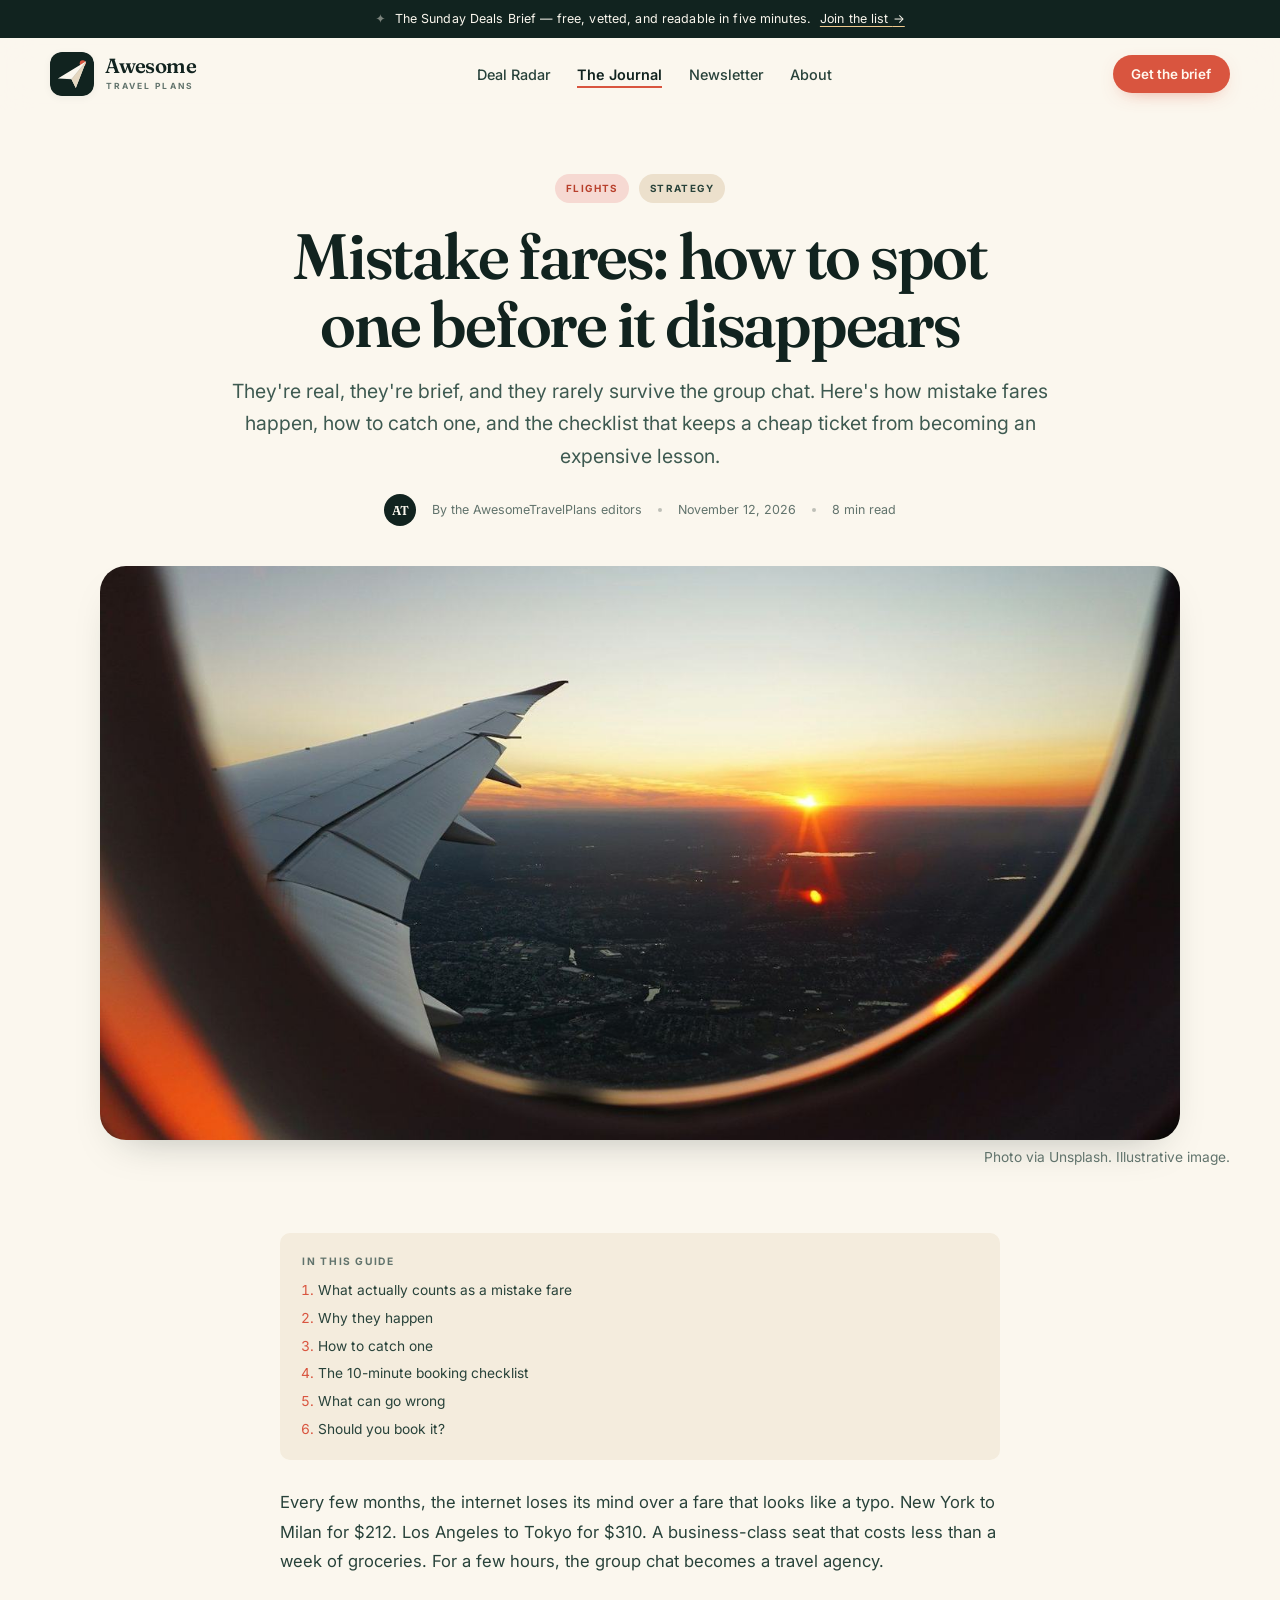
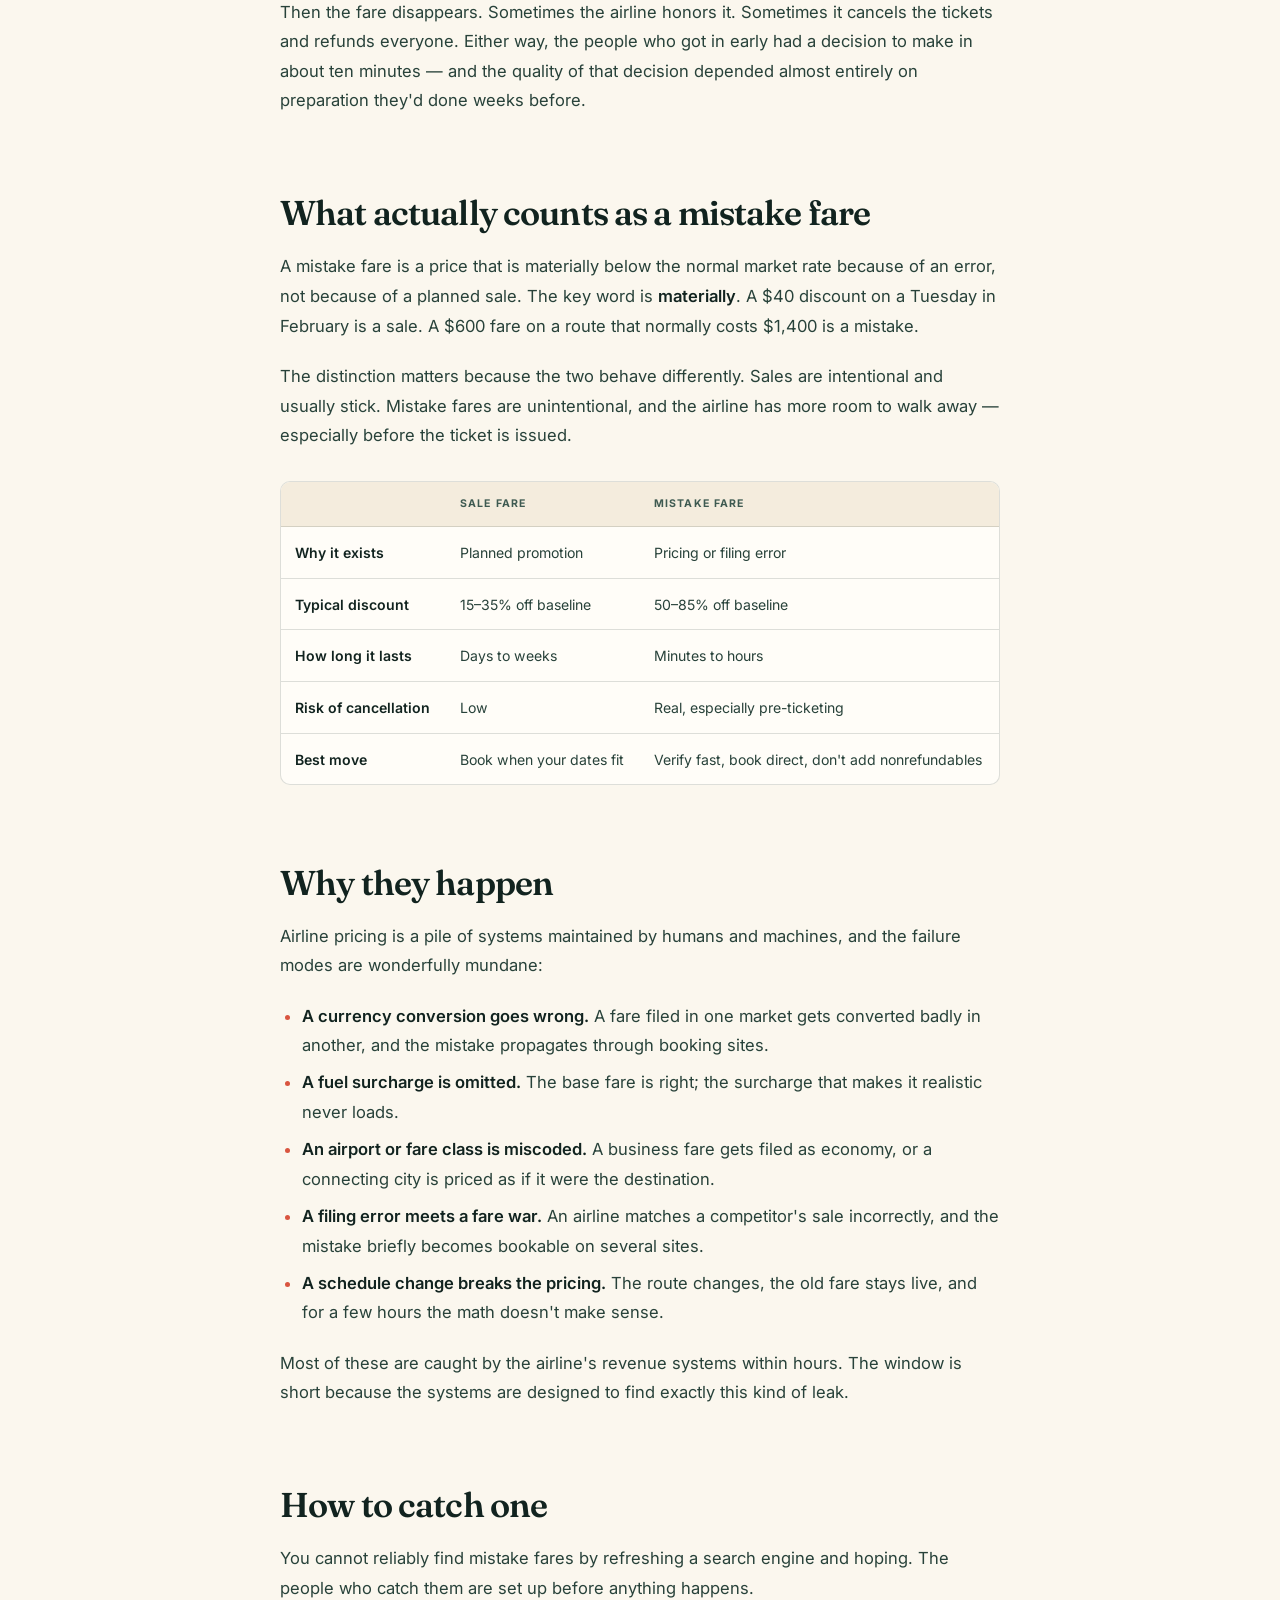
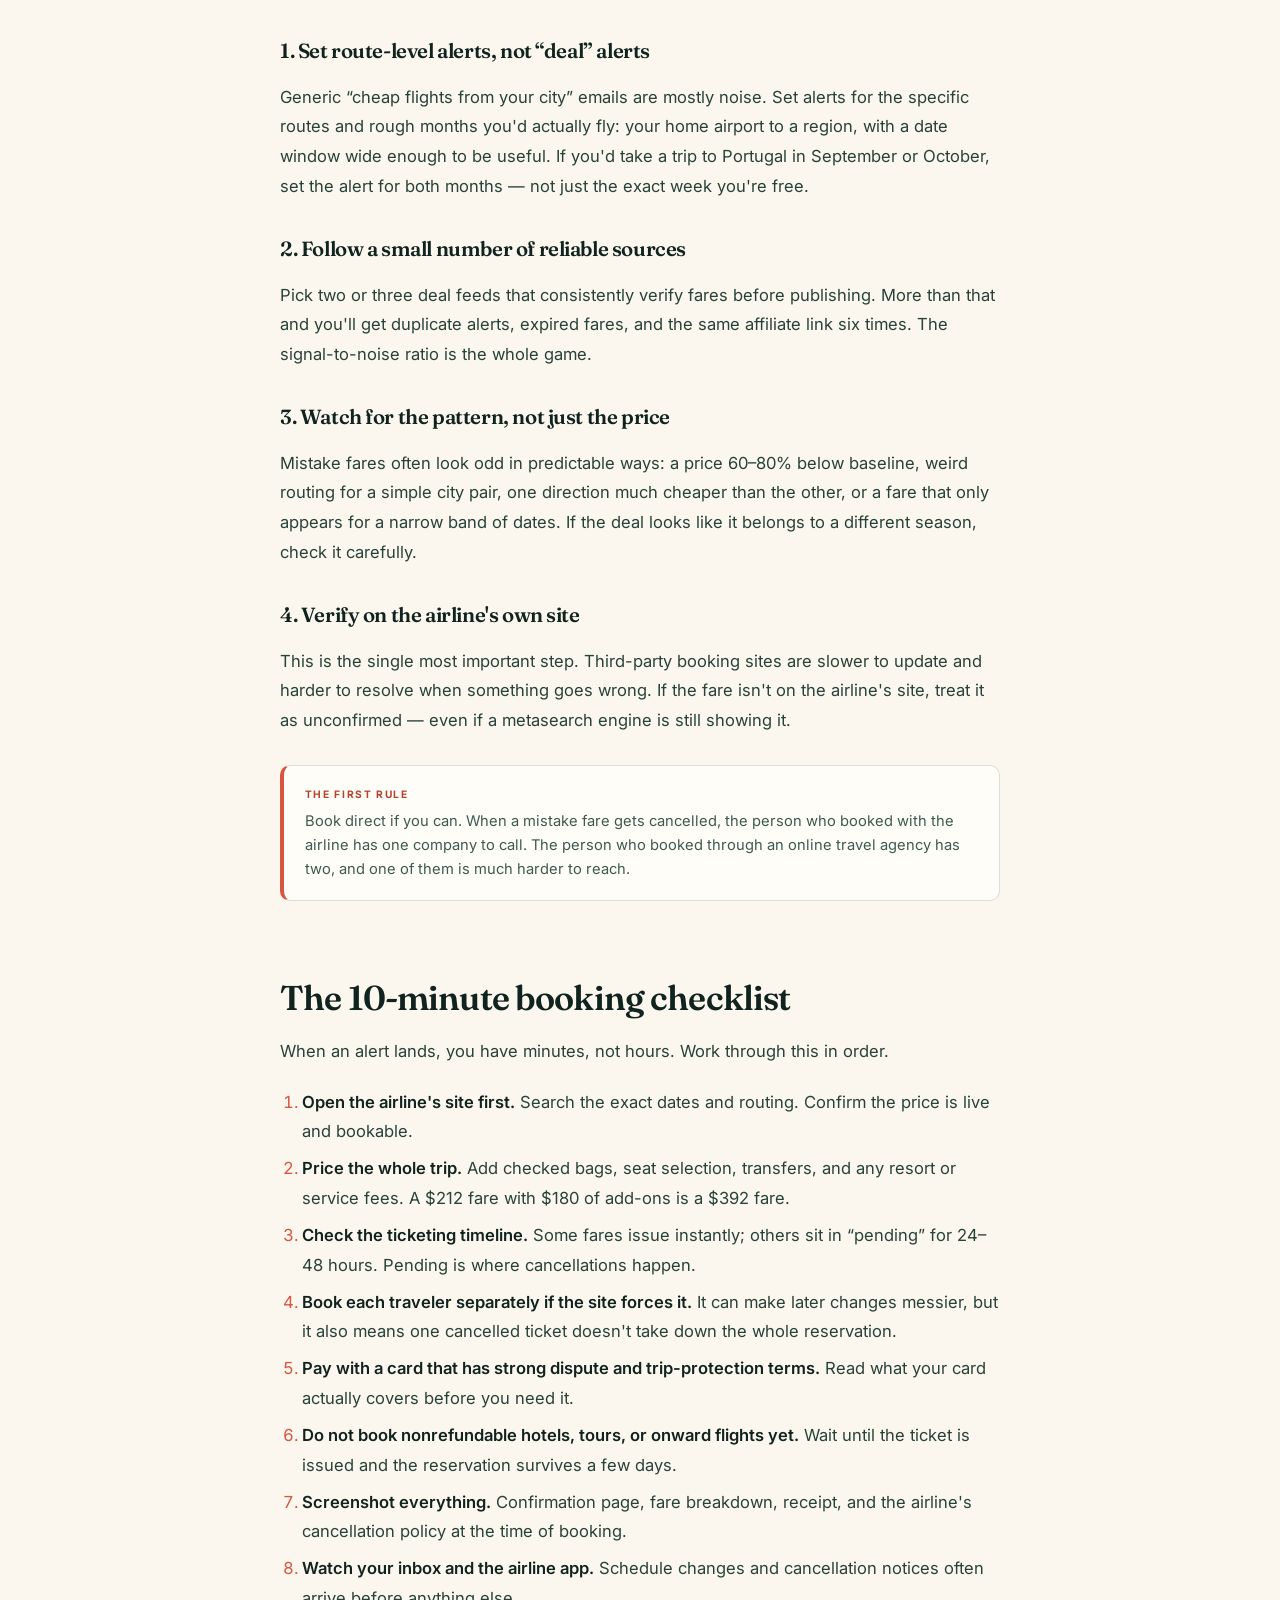
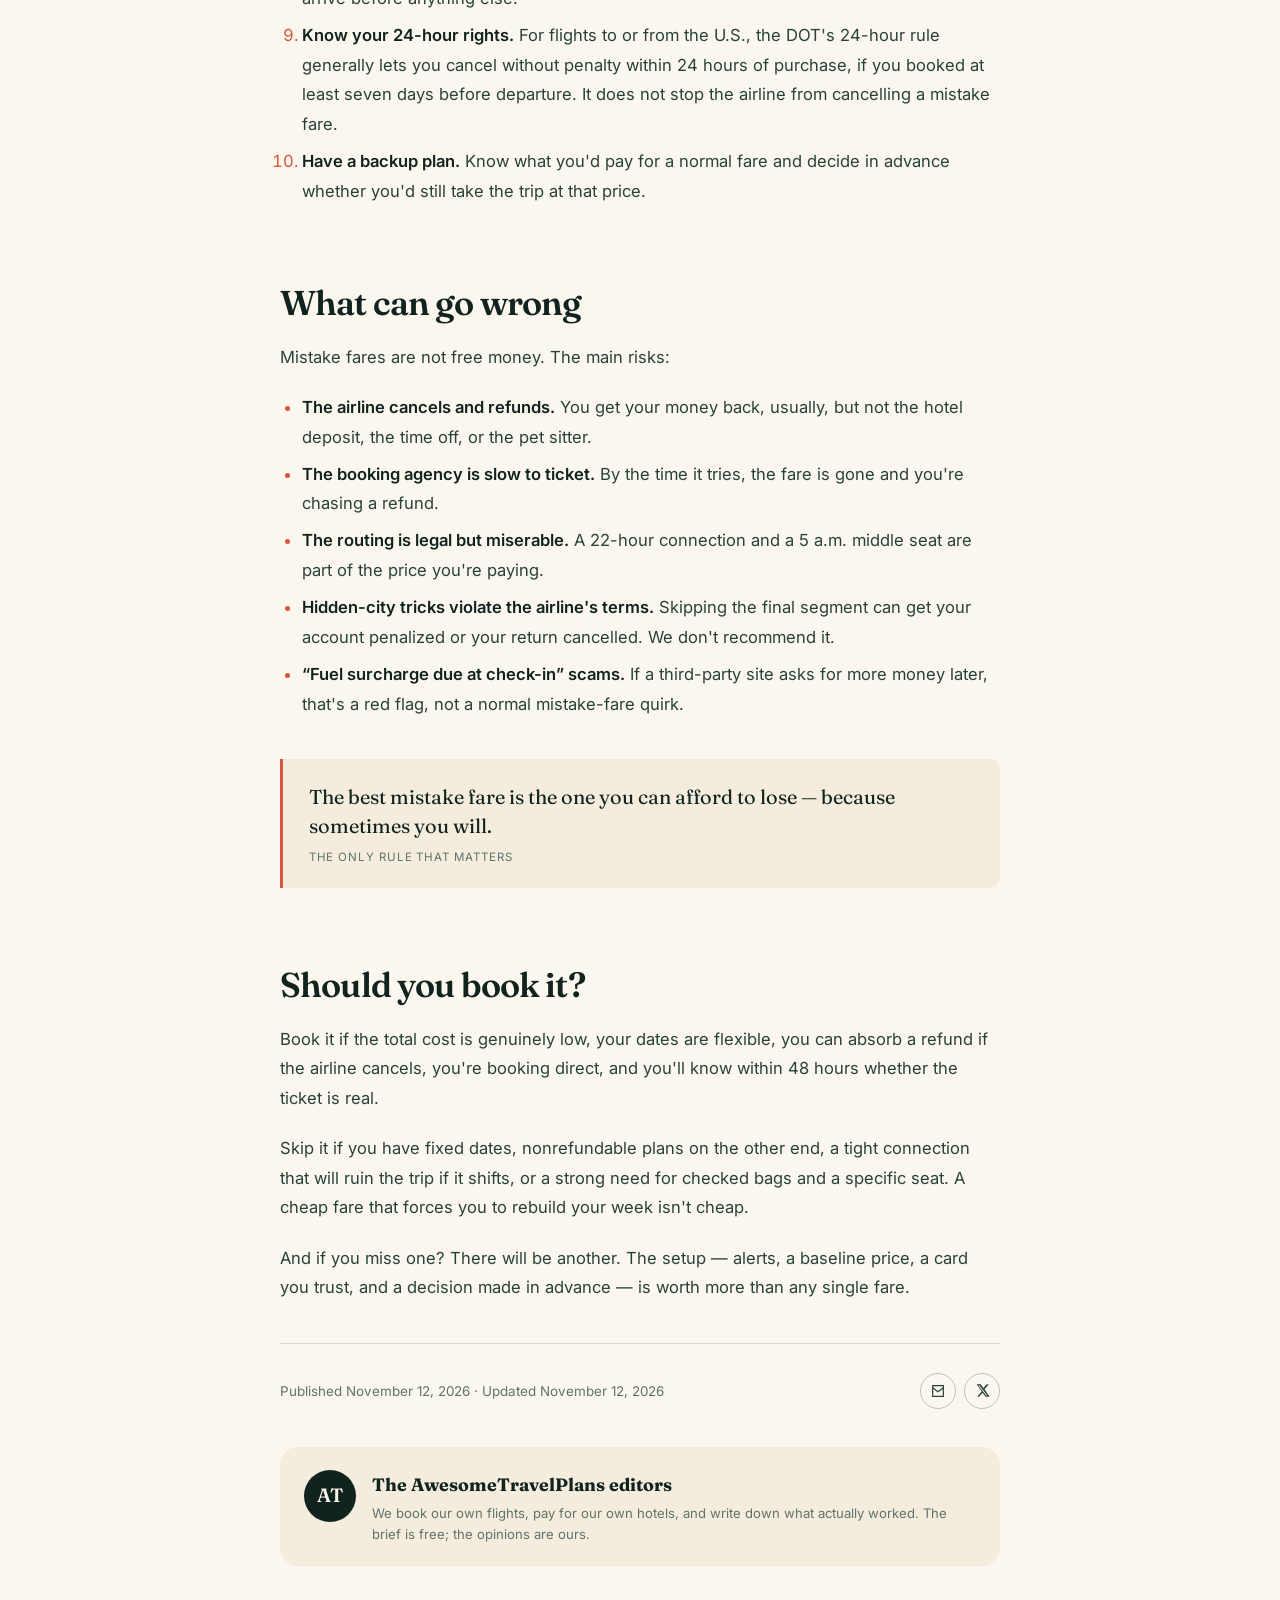
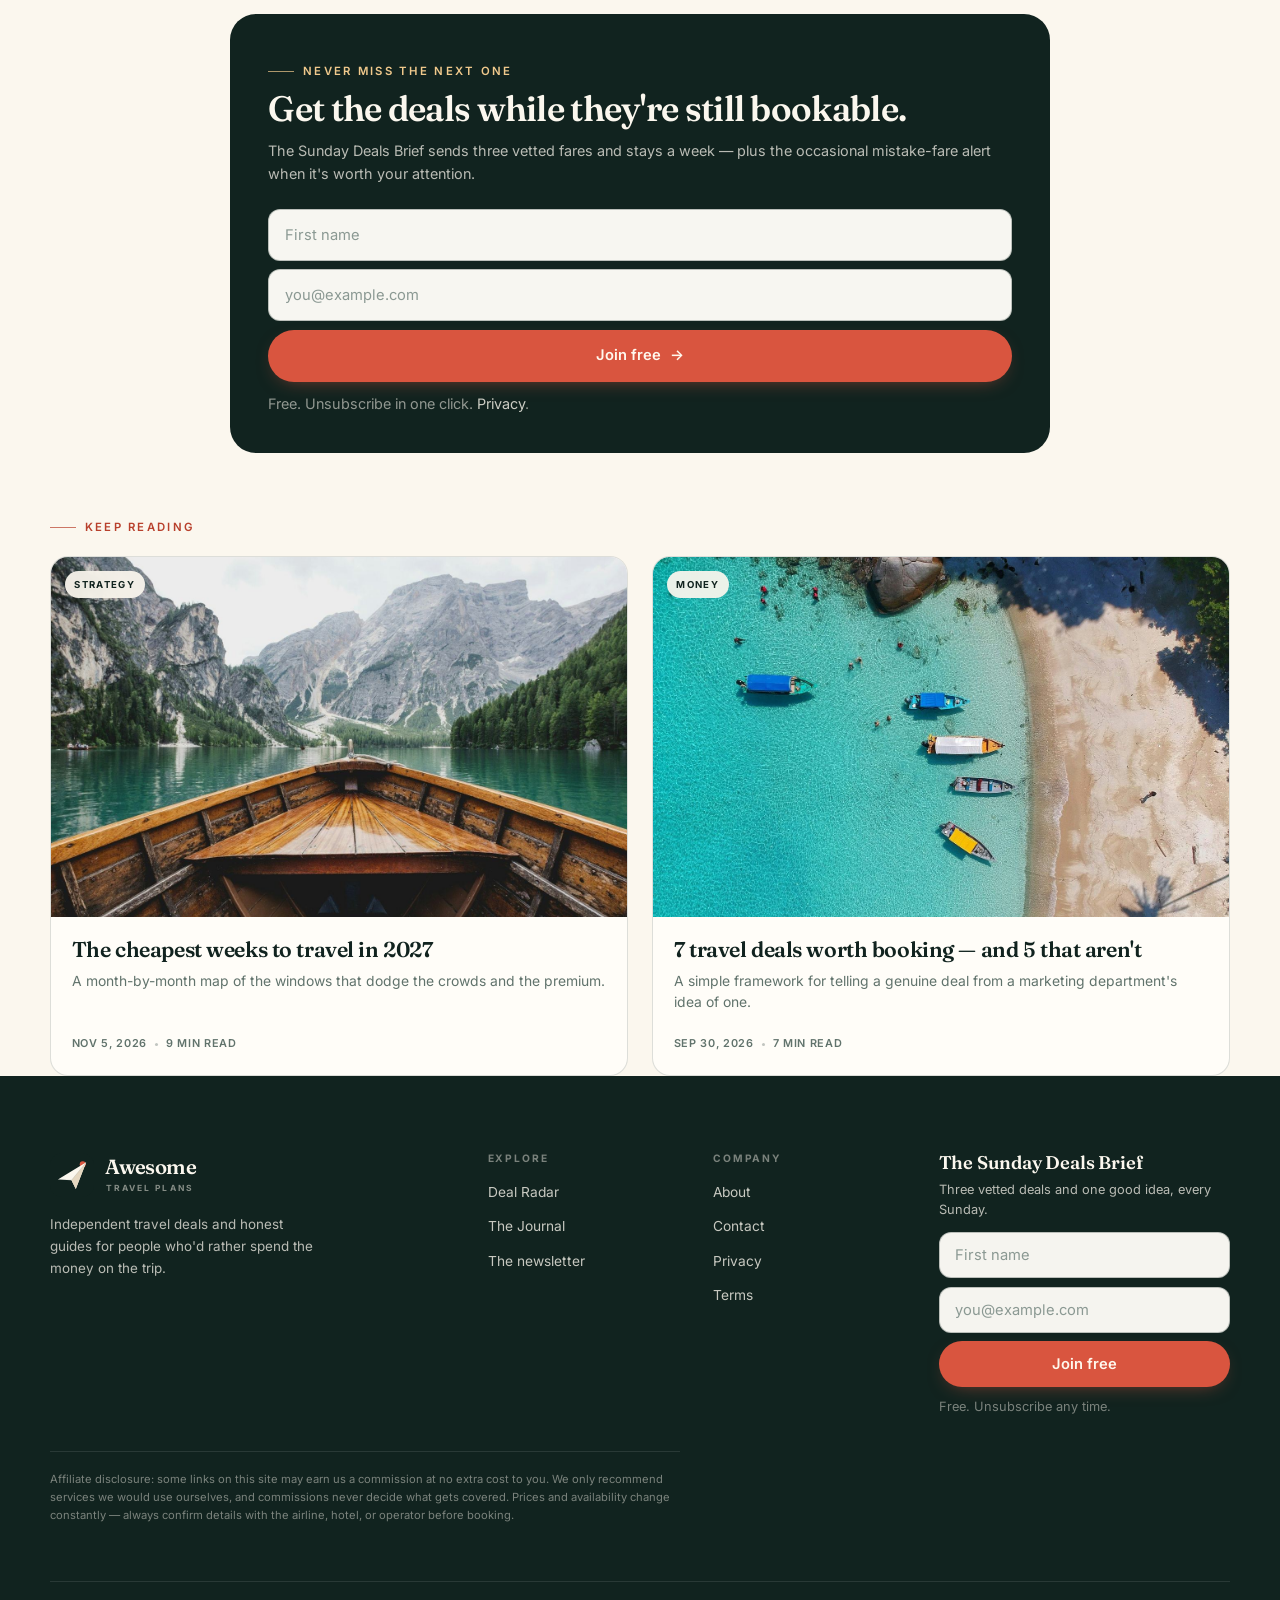
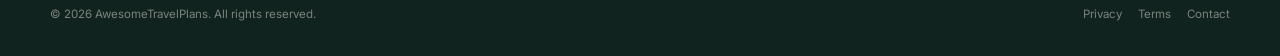
<file: journal/mistake-fares.html>
<!doctype html>
<html lang="en">
<head>
<meta charset="utf-8">
<meta name="viewport" content="width=device-width, initial-scale=1">
<title>Mistake fares: how to spot one before it disappears — AwesomeTravelPlans</title>
<meta name="description" content="Mistake fares are real, brief, and riskier than they look. Why they happen, how to catch one, and the 10-minute checklist before you book.">
<link rel="canonical" href="https://awesometravelplans.com/journal/mistake-fares.html">
<meta name="theme-color" content="#11231f">
<meta property="og:type" content="article">
<meta property="og:site_name" content="AwesomeTravelPlans">
<meta property="og:title" content="Mistake fares: how to spot one before it disappears">
<meta property="og:description" content="They're real, they're brief, and they rarely survive the group chat. The alert setup, the 10-minute checklist, and the risks nobody mentions.">
<meta property="og:url" content="https://awesometravelplans.com/journal/mistake-fares.html">
<meta property="og:image" content="https://awesometravelplans.com/assets/img/plane-window.jpg">
<meta property="og:image:width" content="1400">
<meta property="og:image:height" content="788">
<meta property="article:published_time" content="2026-11-12">
<meta property="article:section" content="Flights">
<meta name="twitter:card" content="summary_large_image">
<meta name="twitter:title" content="Mistake fares: how to spot one before it disappears">
<meta name="twitter:description" content="The alert setup, the 10-minute checklist, and the risks nobody mentions.">
<meta name="twitter:image" content="https://awesometravelplans.com/assets/img/plane-window.jpg">
<link rel="icon" href="../assets/img/favicon.svg" type="image/svg+xml">
<link rel="icon" href="../assets/img/favicon-32.png" sizes="32x32" type="image/png">
<link rel="apple-touch-icon" href="../assets/img/apple-touch-icon.png">
<link rel="preconnect" href="https://fonts.googleapis.com">
<link rel="preconnect" href="https://fonts.gstatic.com" crossorigin>
<link href="https://fonts.googleapis.com/css2?family=Fraunces:ital,opsz,wght@0,9..144,400..700;1,9..144,400..700&family=Inter:wght@400;500;600;700&display=swap" rel="stylesheet">
<link rel="stylesheet" href="../assets/css/site.css">
<script>document.documentElement.classList.add('js');</script>
<script type="application/ld+json">
{"@context":"https://schema.org","@type":"BlogPosting","headline":"Mistake fares: how to spot one before it disappears","description":"Mistake fares are real, brief, and riskier than they look. Why they happen, how to catch one, and the 10-minute checklist before you book.","image":"https://awesometravelplans.com/assets/img/plane-window.jpg","datePublished":"2026-11-12","dateModified":"2026-11-12","articleSection":"Flights","author":{"@type":"Organization","name":"AwesomeTravelPlans","url":"https://awesometravelplans.com/"},"publisher":{"@type":"Organization","name":"AwesomeTravelPlans","logo":{"@type":"ImageObject","url":"https://awesometravelplans.com/assets/img/mark.svg"}},"mainEntityOfPage":{"@type":"WebPage","@id":"https://awesometravelplans.com/journal/mistake-fares.html"}}
</script>
<script type="application/ld+json">
{"@context":"https://schema.org","@type":"BreadcrumbList","itemListElement":[{"@type":"ListItem","position":1,"name":"Home","item":"https://awesometravelplans.com/"},{"@type":"ListItem","position":2,"name":"The Journal","item":"https://awesometravelplans.com/journal.html"},{"@type":"ListItem","position":3,"name":"Mistake fares","item":"https://awesometravelplans.com/journal/mistake-fares.html"}]}
</script>
</head>
<body>
<a class="skip-link" href="#main">Skip to content</a>

<div class="topbar">
  <div class="wrap">
    <span class="dot" aria-hidden="true">✦</span>
    <span>The Sunday Deals Brief — free, vetted, and readable in five minutes.</span>
    <a href="../newsletter.html">Join the list <span aria-hidden="true">→</span></a>
  </div>
</div>

<header class="site-header">
  <nav class="nav wrap" aria-label="Primary">
    <a class="brand" href="../index.html" aria-label="AwesomeTravelPlans home">
      <img src="../assets/img/mark.svg" alt="" width="44" height="44">
      <span class="brand-text"><span class="first">Awesome</span><span class="second">Travel Plans</span></span>
    </a>
    <ul class="nav-links" id="primary-nav">
      <li><a href="../deals.html">Deal Radar</a></li>
      <li><a href="../journal.html" aria-current="page">The Journal</a></li>
      <li><a href="../newsletter.html">Newsletter</a></li>
      <li><a href="../about.html">About</a></li>
    </ul>
    <div class="nav-actions">
      <a class="btn btn--sm" href="../newsletter.html">Get the brief</a>
      <button class="nav-toggle" type="button" aria-expanded="false" aria-controls="primary-nav" aria-label="Toggle menu">
        <span class="bars" aria-hidden="true"><span></span><span></span><span></span></span>
      </button>
    </div>
  </nav>
</header>

<main id="main">
<div class="read-progress" aria-hidden="true"></div>

<article>
  <header class="article-hero">
    <div class="wrap">
      <div class="article-head">
        <div class="chip-row">
          <a class="chip chip--coral" href="../journal.html">Flights</a>
          <span class="chip">Strategy</span>
        </div>
        <h1>Mistake fares: how to spot one before it disappears</h1>
        <p class="lede">They're real, they're brief, and they rarely survive the group chat. Here's how mistake fares happen, how to catch one, and the checklist that keeps a cheap ticket from becoming an expensive lesson.</p>
        <div class="byline">
          <span class="avatar" aria-hidden="true">AT</span>
          <span>By the AwesomeTravelPlans editors</span>
          <span class="sep"></span>
          <time datetime="2026-11-12">November 12, 2026</time>
          <span class="sep"></span>
          <span>8 min read</span>
        </div>
      </div>
    </div>
    <div class="wrap">
      <figure class="article-photo">
        <img src="../assets/img/plane-window.jpg" alt="Sunset seen through an airplane window" width="1400" height="788" fetchpriority="high">
      </figure>
      <p class="small muted" style="text-align:right;margin-top:.4rem">Photo via Unsplash. Illustrative image.</p>
    </div>
  </header>

  <div class="wrap">
    <div class="article-body">
      <div class="toc">
        <span class="label">In this guide</span>
        <ol>
          <li><a href="#what">What actually counts as a mistake fare</a></li>
          <li><a href="#why">Why they happen</a></li>
          <li><a href="#catch">How to catch one</a></li>
          <li><a href="#checklist">The 10-minute booking checklist</a></li>
          <li><a href="#risk">What can go wrong</a></li>
          <li><a href="#decide">Should you book it?</a></li>
        </ol>
      </div>

      <p>Every few months, the internet loses its mind over a fare that looks like a typo. New York to Milan for $212. Los Angeles to Tokyo for $310. A business-class seat that costs less than a week of groceries. For a few hours, the group chat becomes a travel agency.</p>

      <p>Then the fare disappears. Sometimes the airline honors it. Sometimes it cancels the tickets and refunds everyone. Either way, the people who got in early had a decision to make in about ten minutes — and the quality of that decision depended almost entirely on preparation they'd done weeks before.</p>

      <h2 id="what">What actually counts as a mistake fare</h2>
      <p>A mistake fare is a price that is materially below the normal market rate because of an error, not because of a planned sale. The key word is <strong>materially</strong>. A $40 discount on a Tuesday in February is a sale. A $600 fare on a route that normally costs $1,400 is a mistake.</p>

      <p>The distinction matters because the two behave differently. Sales are intentional and usually stick. Mistake fares are unintentional, and the airline has more room to walk away — especially before the ticket is issued.</p>

      <div class="table-wrap">
        <table>
          <thead>
            <tr><th>&nbsp;</th><th>Sale fare</th><th>Mistake fare</th></tr>
          </thead>
          <tbody>
            <tr><td><strong>Why it exists</strong></td><td>Planned promotion</td><td>Pricing or filing error</td></tr>
            <tr><td><strong>Typical discount</strong></td><td>15–35% off baseline</td><td>50–85% off baseline</td></tr>
            <tr><td><strong>How long it lasts</strong></td><td>Days to weeks</td><td>Minutes to hours</td></tr>
            <tr><td><strong>Risk of cancellation</strong></td><td>Low</td><td>Real, especially pre-ticketing</td></tr>
            <tr><td><strong>Best move</strong></td><td>Book when your dates fit</td><td>Verify fast, book direct, don't add nonrefundables</td></tr>
          </tbody>
        </table>
      </div>

      <h2 id="why">Why they happen</h2>
      <p>Airline pricing is a pile of systems maintained by humans and machines, and the failure modes are wonderfully mundane:</p>
      <ul>
        <li><strong>A currency conversion goes wrong.</strong> A fare filed in one market gets converted badly in another, and the mistake propagates through booking sites.</li>
        <li><strong>A fuel surcharge is omitted.</strong> The base fare is right; the surcharge that makes it realistic never loads.</li>
        <li><strong>An airport or fare class is miscoded.</strong> A business fare gets filed as economy, or a connecting city is priced as if it were the destination.</li>
        <li><strong>A filing error meets a fare war.</strong> An airline matches a competitor's sale incorrectly, and the mistake briefly becomes bookable on several sites.</li>
        <li><strong>A schedule change breaks the pricing.</strong> The route changes, the old fare stays live, and for a few hours the math doesn't make sense.</li>
      </ul>

      <p>Most of these are caught by the airline's revenue systems within hours. The window is short because the systems are designed to find exactly this kind of leak.</p>

      <h2 id="catch">How to catch one</h2>
      <p>You cannot reliably find mistake fares by refreshing a search engine and hoping. The people who catch them are set up before anything happens.</p>

      <h3>1. Set route-level alerts, not “deal” alerts</h3>
      <p>Generic “cheap flights from your city” emails are mostly noise. Set alerts for the specific routes and rough months you'd actually fly: your home airport to a region, with a date window wide enough to be useful. If you'd take a trip to Portugal in September or October, set the alert for both months — not just the exact week you're free.</p>

      <h3>2. Follow a small number of reliable sources</h3>
      <p>Pick two or three deal feeds that consistently verify fares before publishing. More than that and you'll get duplicate alerts, expired fares, and the same affiliate link six times. The signal-to-noise ratio is the whole game.</p>

      <h3>3. Watch for the pattern, not just the price</h3>
      <p>Mistake fares often look odd in predictable ways: a price 60–80% below baseline, weird routing for a simple city pair, one direction much cheaper than the other, or a fare that only appears for a narrow band of dates. If the deal looks like it belongs to a different season, check it carefully.</p>

      <h3>4. Verify on the airline's own site</h3>
      <p>This is the single most important step. Third-party booking sites are slower to update and harder to resolve when something goes wrong. If the fare isn't on the airline's site, treat it as unconfirmed — even if a metasearch engine is still showing it.</p>

      <div class="callout callout--coral">
        <span class="label">The first rule</span>
        <p>Book direct if you can. When a mistake fare gets cancelled, the person who booked with the airline has one company to call. The person who booked through an online travel agency has two, and one of them is much harder to reach.</p>
      </div>

      <h2 id="checklist">The 10-minute booking checklist</h2>
      <p>When an alert lands, you have minutes, not hours. Work through this in order.</p>
      <ol>
        <li><strong>Open the airline's site first.</strong> Search the exact dates and routing. Confirm the price is live and bookable.</li>
        <li><strong>Price the whole trip.</strong> Add checked bags, seat selection, transfers, and any resort or service fees. A $212 fare with $180 of add-ons is a $392 fare.</li>
        <li><strong>Check the ticketing timeline.</strong> Some fares issue instantly; others sit in “pending” for 24–48 hours. Pending is where cancellations happen.</li>
        <li><strong>Book each traveler separately if the site forces it.</strong> It can make later changes messier, but it also means one cancelled ticket doesn't take down the whole reservation.</li>
        <li><strong>Pay with a card that has strong dispute and trip-protection terms.</strong> Read what your card actually covers before you need it.</li>
        <li><strong>Do not book nonrefundable hotels, tours, or onward flights yet.</strong> Wait until the ticket is issued and the reservation survives a few days.</li>
        <li><strong>Screenshot everything.</strong> Confirmation page, fare breakdown, receipt, and the airline's cancellation policy at the time of booking.</li>
        <li><strong>Watch your inbox and the airline app.</strong> Schedule changes and cancellation notices often arrive before anything else.</li>
        <li><strong>Know your 24-hour rights.</strong> For flights to or from the U.S., the DOT's 24-hour rule generally lets you cancel without penalty within 24 hours of purchase, if you booked at least seven days before departure. It does not stop the airline from cancelling a mistake fare.</li>
        <li><strong>Have a backup plan.</strong> Know what you'd pay for a normal fare and decide in advance whether you'd still take the trip at that price.</li>
      </ol>

      <h2 id="risk">What can go wrong</h2>
      <p>Mistake fares are not free money. The main risks:</p>
      <ul>
        <li><strong>The airline cancels and refunds.</strong> You get your money back, usually, but not the hotel deposit, the time off, or the pet sitter.</li>
        <li><strong>The booking agency is slow to ticket.</strong> By the time it tries, the fare is gone and you're chasing a refund.</li>
        <li><strong>The routing is legal but miserable.</strong> A 22-hour connection and a 5 a.m. middle seat are part of the price you're paying.</li>
        <li><strong>Hidden-city tricks violate the airline's terms.</strong> Skipping the final segment can get your account penalized or your return cancelled. We don't recommend it.</li>
        <li><strong>“Fuel surcharge due at check-in” scams.</strong> If a third-party site asks for more money later, that's a red flag, not a normal mistake-fare quirk.</li>
      </ul>

      <blockquote>
        <p>The best mistake fare is the one you can afford to lose — because sometimes you will.</p>
        <cite>The only rule that matters</cite>
      </blockquote>

      <h2 id="decide">Should you book it?</h2>
      <p>Book it if the total cost is genuinely low, your dates are flexible, you can absorb a refund if the airline cancels, you're booking direct, and you'll know within 48 hours whether the ticket is real.</p>
      <p>Skip it if you have fixed dates, nonrefundable plans on the other end, a tight connection that will ruin the trip if it shifts, or a strong need for checked bags and a specific seat. A cheap fare that forces you to rebuild your week isn't cheap.</p>

      <p>And if you miss one? There will be another. The setup — alerts, a baseline price, a card you trust, and a decision made in advance — is worth more than any single fare.</p>
    </div>

    <div class="article-end">
      <span>Published November 12, 2026 · Updated November 12, 2026</span>
      <div class="share">
        <a href="mailto:?subject=Mistake%20fares%3A%20how%20to%20spot%20one&body=https%3A%2F%2Fawesometravelplans.com%2Fjournal%2Fmistake-fares.html" aria-label="Share by email">
          <svg width="16" height="16" viewBox="0 0 24 24" fill="none" stroke="currentColor" stroke-width="1.8" aria-hidden="true"><path d="M4 4h16v16H4z"/><path d="m4 7 8 6 8-6"/></svg>
        </a>
        <a href="https://twitter.com/intent/tweet?url=https%3A%2F%2Fawesometravelplans.com%2Fjournal%2Fmistake-fares.html&text=Mistake%20fares%3A%20how%20to%20spot%20one%20before%20it%20disappears" rel="noopener" aria-label="Share on X">
          <svg width="15" height="15" viewBox="0 0 24 24" fill="currentColor" aria-hidden="true"><path d="M18.9 2H22l-6.8 7.8L23.3 22h-6.3l-4.9-6.4L6.5 22H3.4l7.3-8.3L2.7 2h6.4l4.4 5.8L18.9 2Zm-1.1 18h1.7L7.3 3.8H5.5L17.8 20Z"/></svg>
        </a>
      </div>
    </div>

    <div class="author-box">
      <span class="avatar" aria-hidden="true">AT</span>
      <div>
        <strong>The AwesomeTravelPlans editors</strong>
        <p>We book our own flights, pay for our own hotels, and write down what actually worked. The brief is free; the opinions are ours.</p>
      </div>
    </div>

    <div class="article-cta form-panel" style="position:static">
      <span class="eyebrow eyebrow--light">Never miss the next one</span>
      <h2 style="font-size:clamp(1.7rem,3vw,2.2rem);margin-top:.6rem">Get the deals while they're still bookable.</h2>
      <p>The Sunday Deals Brief sends three vetted fares and stays a week — plus the occasional mistake-fare alert when it's worth your attention.</p>
      <form class="signup" data-newsletter-form novalidate>
        <div class="signup-row">
          <div class="field">
            <label class="sr-only" for="post1-name">First name</label>
            <input id="post1-name" name="name" type="text" autocomplete="given-name" placeholder="First name" required>
          </div>
          <div class="field">
            <label class="sr-only" for="post1-email">Email address</label>
            <input id="post1-email" name="email" type="email" autocomplete="email" placeholder="you@example.com" required>
          </div>
          <button class="btn" type="submit">Join free <span aria-hidden="true">→</span></button>
        </div>
        <div class="hp" aria-hidden="true">
          <label for="post1-company">Company</label>
          <input id="post1-company" name="company" type="text" tabindex="-1" autocomplete="off">
        </div>
        <p class="form-note">Free. Unsubscribe in one click. <a href="../privacy.html">Privacy</a>.</p>
        <p class="form-status" role="status" aria-live="polite"></p>
      </form>
    </div>

    <div style="margin-top:3.5rem">
      <span class="eyebrow">Keep reading</span>
      <div class="card-grid" style="margin-top:1.2rem;grid-template-columns:repeat(2,1fr)">
        <a class="post-card" href="cheapest-weeks-2027.html">
          <div class="thumb"><span class="chip">Strategy</span><img src="../assets/img/lake-braies.jpg" alt="A wooden boat on a still alpine lake" width="1400" height="934" loading="lazy"></div>
          <div class="body"><h3>The cheapest weeks to travel in 2027</h3><p>A month-by-month map of the windows that dodge the crowds and the premium.</p><div class="meta"><span>Nov 5, 2026</span><span class="sep"></span><span>9 min read</span></div></div>
        </a>
        <a class="post-card" href="deals-worth-booking.html">
          <div class="thumb"><span class="chip">Money</span><img src="../assets/img/resort-pool.jpg" alt="A resort pool overlooking the ocean" width="1400" height="1735" loading="lazy"></div>
          <div class="body"><h3>7 travel deals worth booking — and 5 that aren't</h3><p>A simple framework for telling a genuine deal from a marketing department's idea of one.</p><div class="meta"><span>Sep 30, 2026</span><span class="sep"></span><span>7 min read</span></div></div>
        </a>
      </div>
    </div>
  </div>
</article>
</main>

<footer class="site-footer">
  <div class="wrap">
    <div class="footer-grid">
      <div class="footer-brand">
        <a class="brand" href="../index.html" aria-label="AwesomeTravelPlans home">
          <img src="../assets/img/mark.svg" alt="" width="44" height="44">
          <span class="brand-text"><span class="first">Awesome</span><span class="second">Travel Plans</span></span>
        </a>
        <p>Independent travel deals and honest guides for people who'd rather spend the money on the trip.</p>
      </div>
      <div class="footer-col">
        <h4>Explore</h4>
        <ul>
          <li><a href="../deals.html">Deal Radar</a></li>
          <li><a href="../journal.html">The Journal</a></li>
          <li><a href="../newsletter.html">The newsletter</a></li>
        </ul>
      </div>
      <div class="footer-col">
        <h4>Company</h4>
        <ul>
          <li><a href="../about.html">About</a></li>
          <li><a href="../contact.html">Contact</a></li>
          <li><a href="../privacy.html">Privacy</a></li>
          <li><a href="../terms.html">Terms</a></li>
        </ul>
      </div>
      <div class="footer-signup">
        <h4 style="font-family:var(--serif);font-size:1.15rem;letter-spacing:-.01em;text-transform:none;color:var(--paper);margin-bottom:.5rem">The Sunday Deals Brief</h4>
        <p>Three vetted deals and one good idea, every Sunday.</p>
        <form class="signup" data-newsletter-form novalidate>
          <div class="signup-row">
            <div class="field">
              <label class="sr-only" for="footer-name">First name</label>
              <input id="footer-name" name="name" type="text" autocomplete="given-name" placeholder="First name" required>
            </div>
            <div class="field">
              <label class="sr-only" for="footer-email">Email address</label>
              <input id="footer-email" name="email" type="email" autocomplete="email" placeholder="you@example.com" required>
            </div>
            <button class="btn" type="submit">Join free</button>
          </div>
          <div class="hp" aria-hidden="true">
            <label for="footer-company">Company</label>
            <input id="footer-company" name="company" type="text" tabindex="-1" autocomplete="off">
          </div>
          <p class="form-note">Free. Unsubscribe any time.</p>
          <p class="form-status" role="status" aria-live="polite"></p>
        </form>
      </div>
    </div>

    <p class="disclosure">Affiliate disclosure: some links on this site may earn us a commission at no extra cost to you. We only recommend services we would use ourselves, and commissions never decide what gets covered. Prices and availability change constantly — always confirm details with the airline, hotel, or operator before booking.</p>

    <div class="footer-bottom">
      <span>© <span data-year>2026</span> AwesomeTravelPlans. All rights reserved.</span>
      <nav aria-label="Footer">
        <a href="../privacy.html">Privacy</a>
        <a href="../terms.html">Terms</a>
        <a href="../contact.html">Contact</a>
      </nav>
    </div>
  </div>
</footer>

<script src="../assets/js/site.js" defer></script>
</body>
</html>
</file>
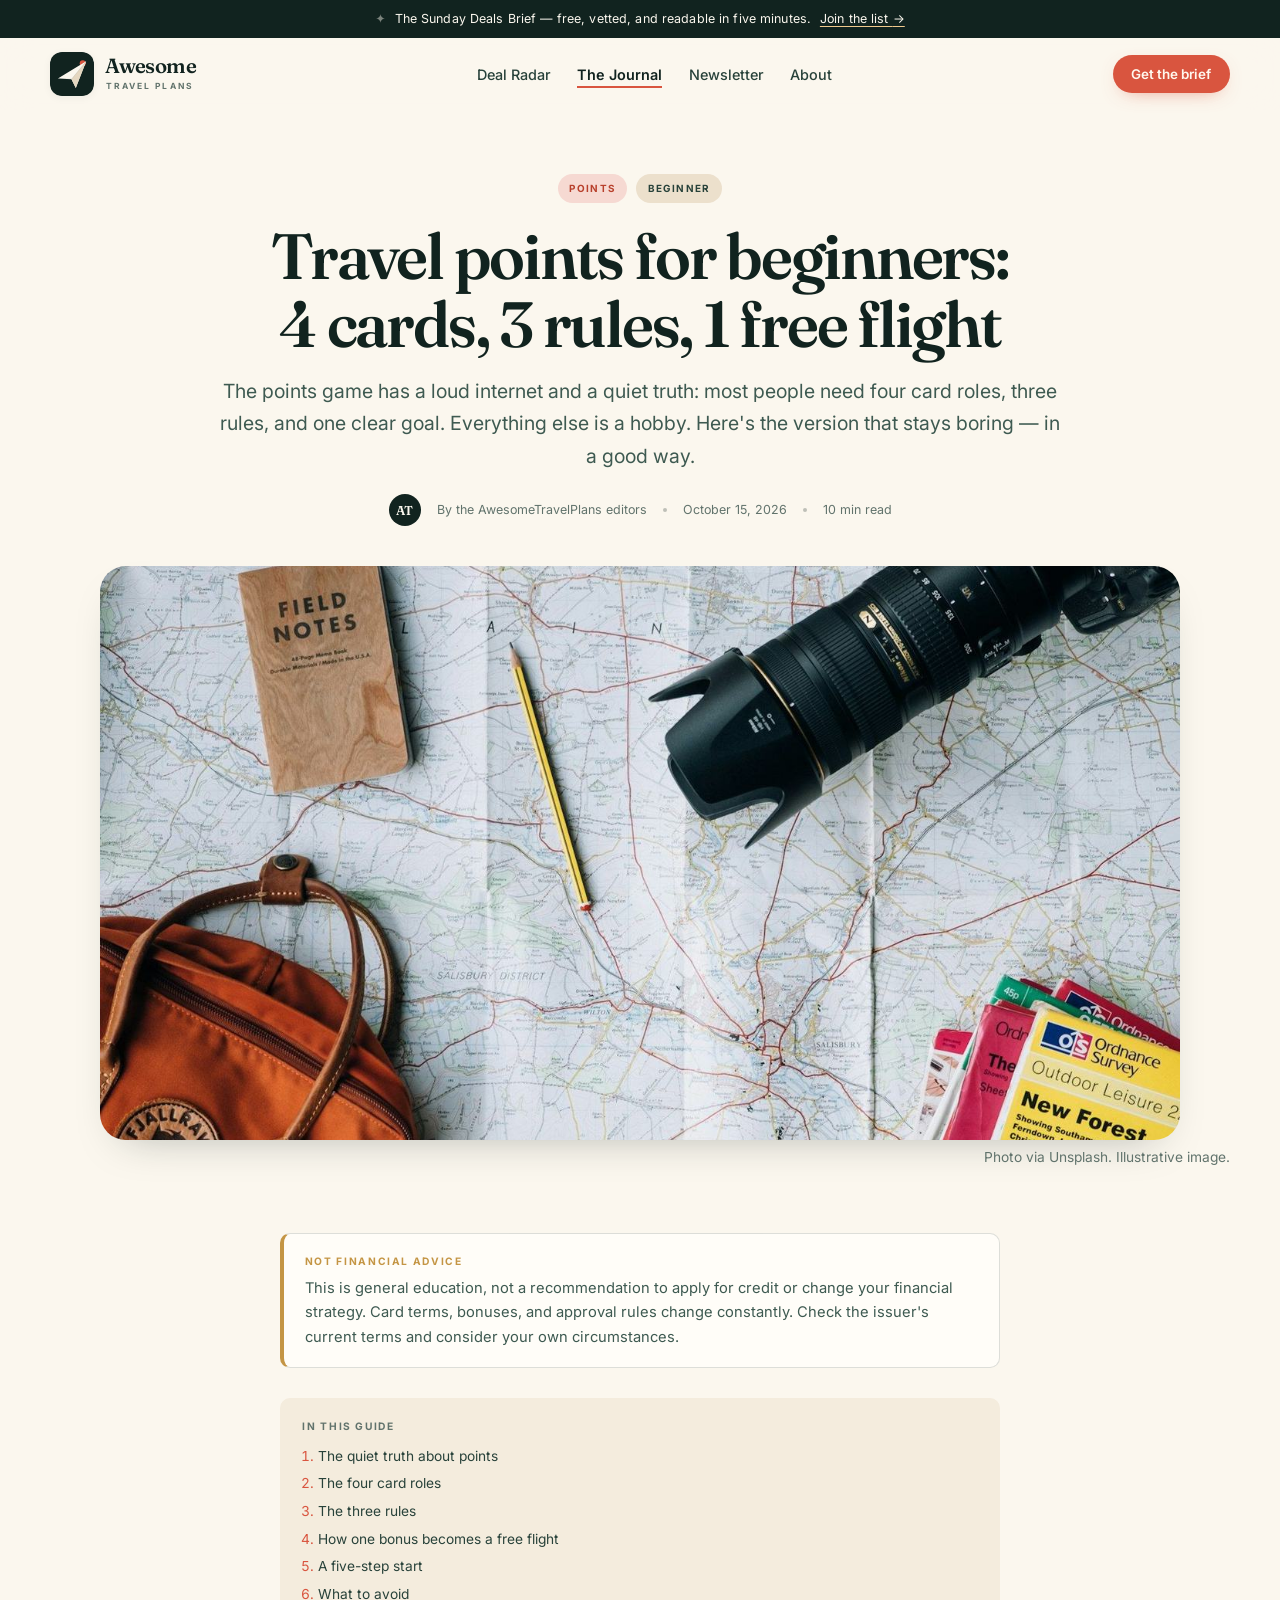
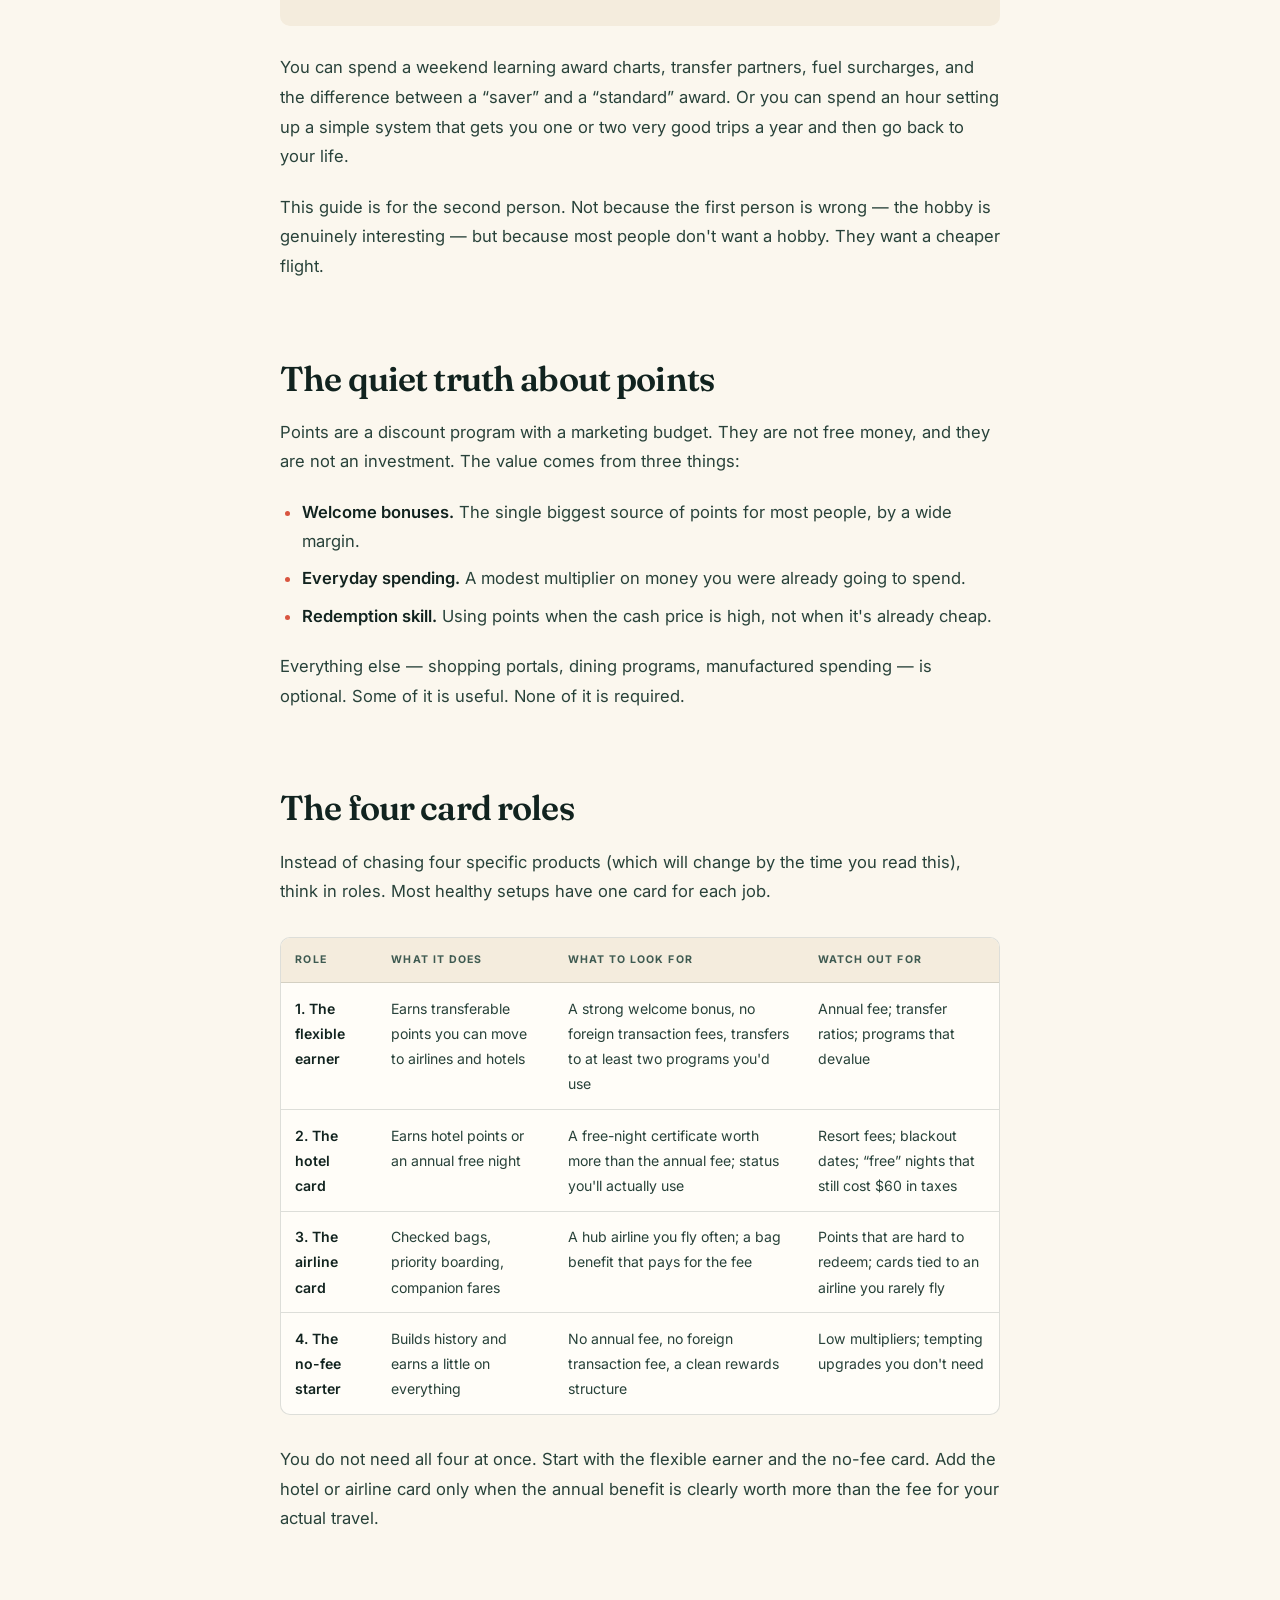
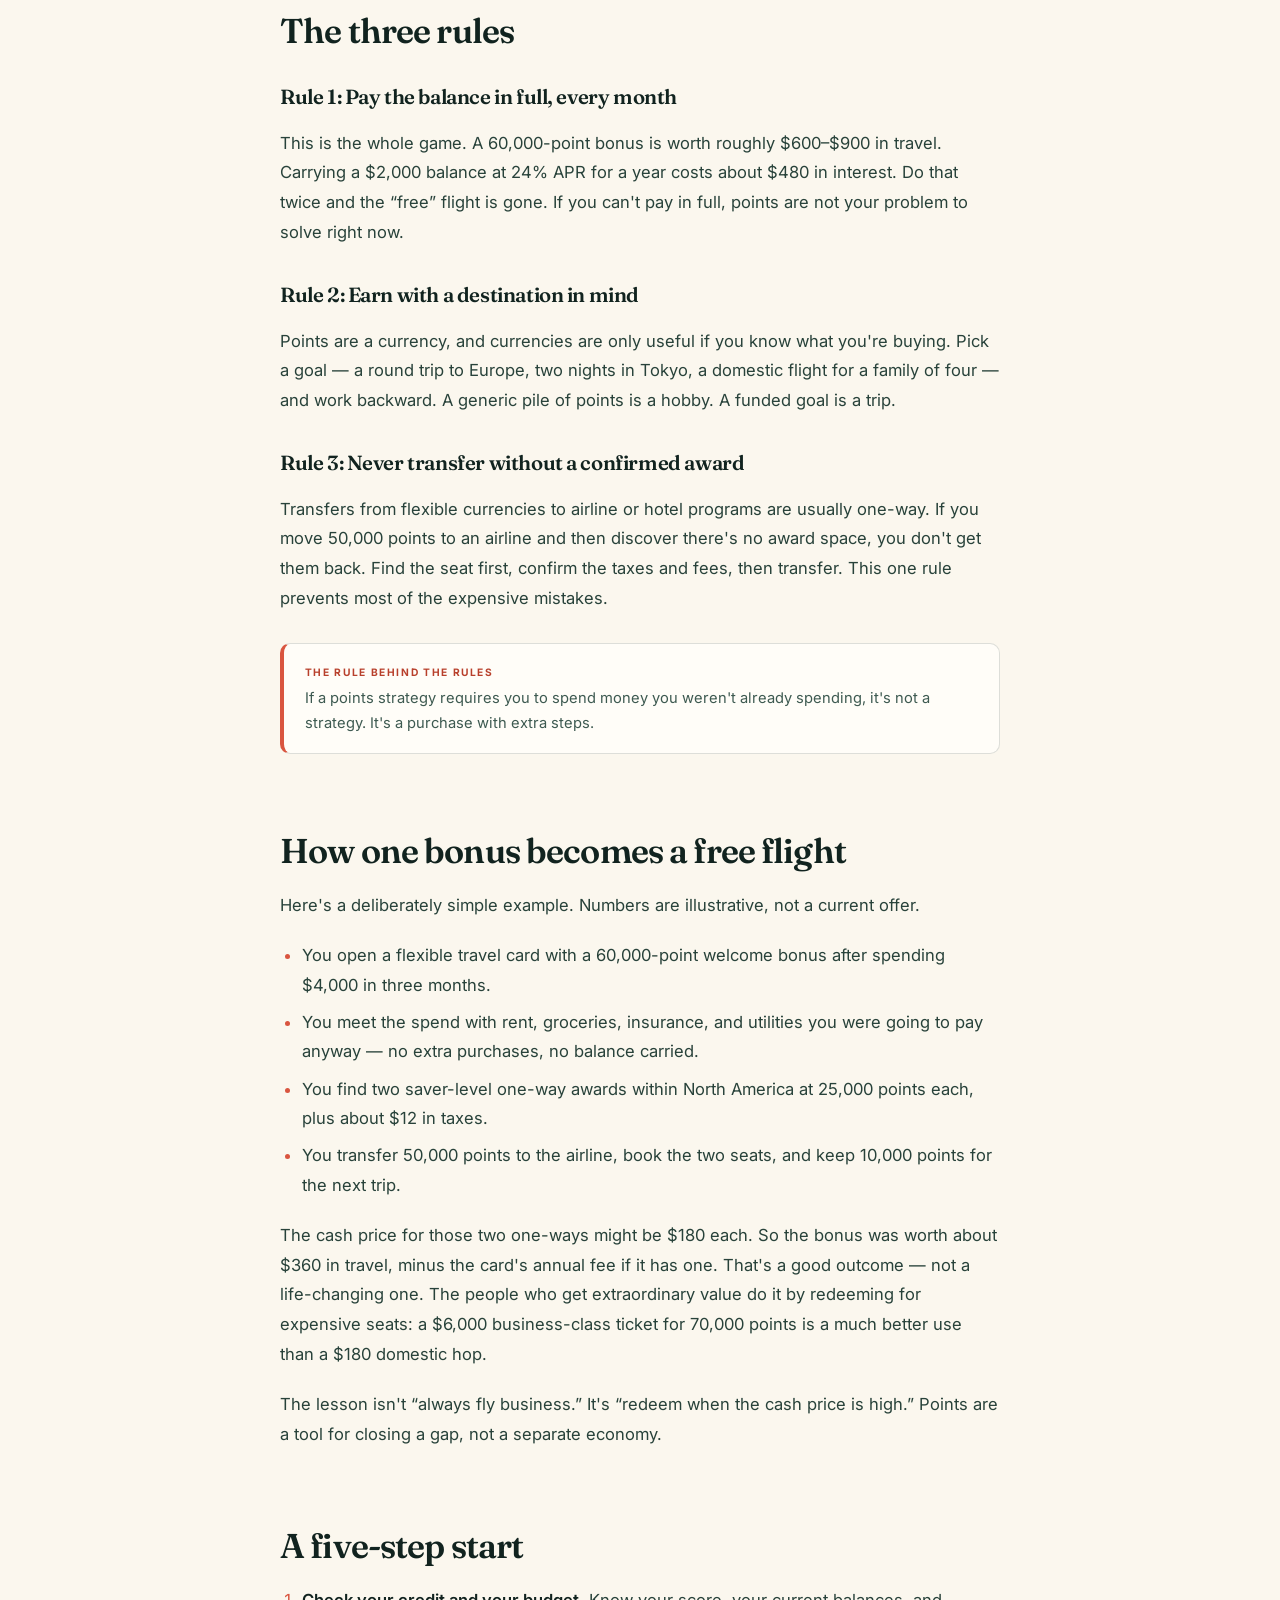
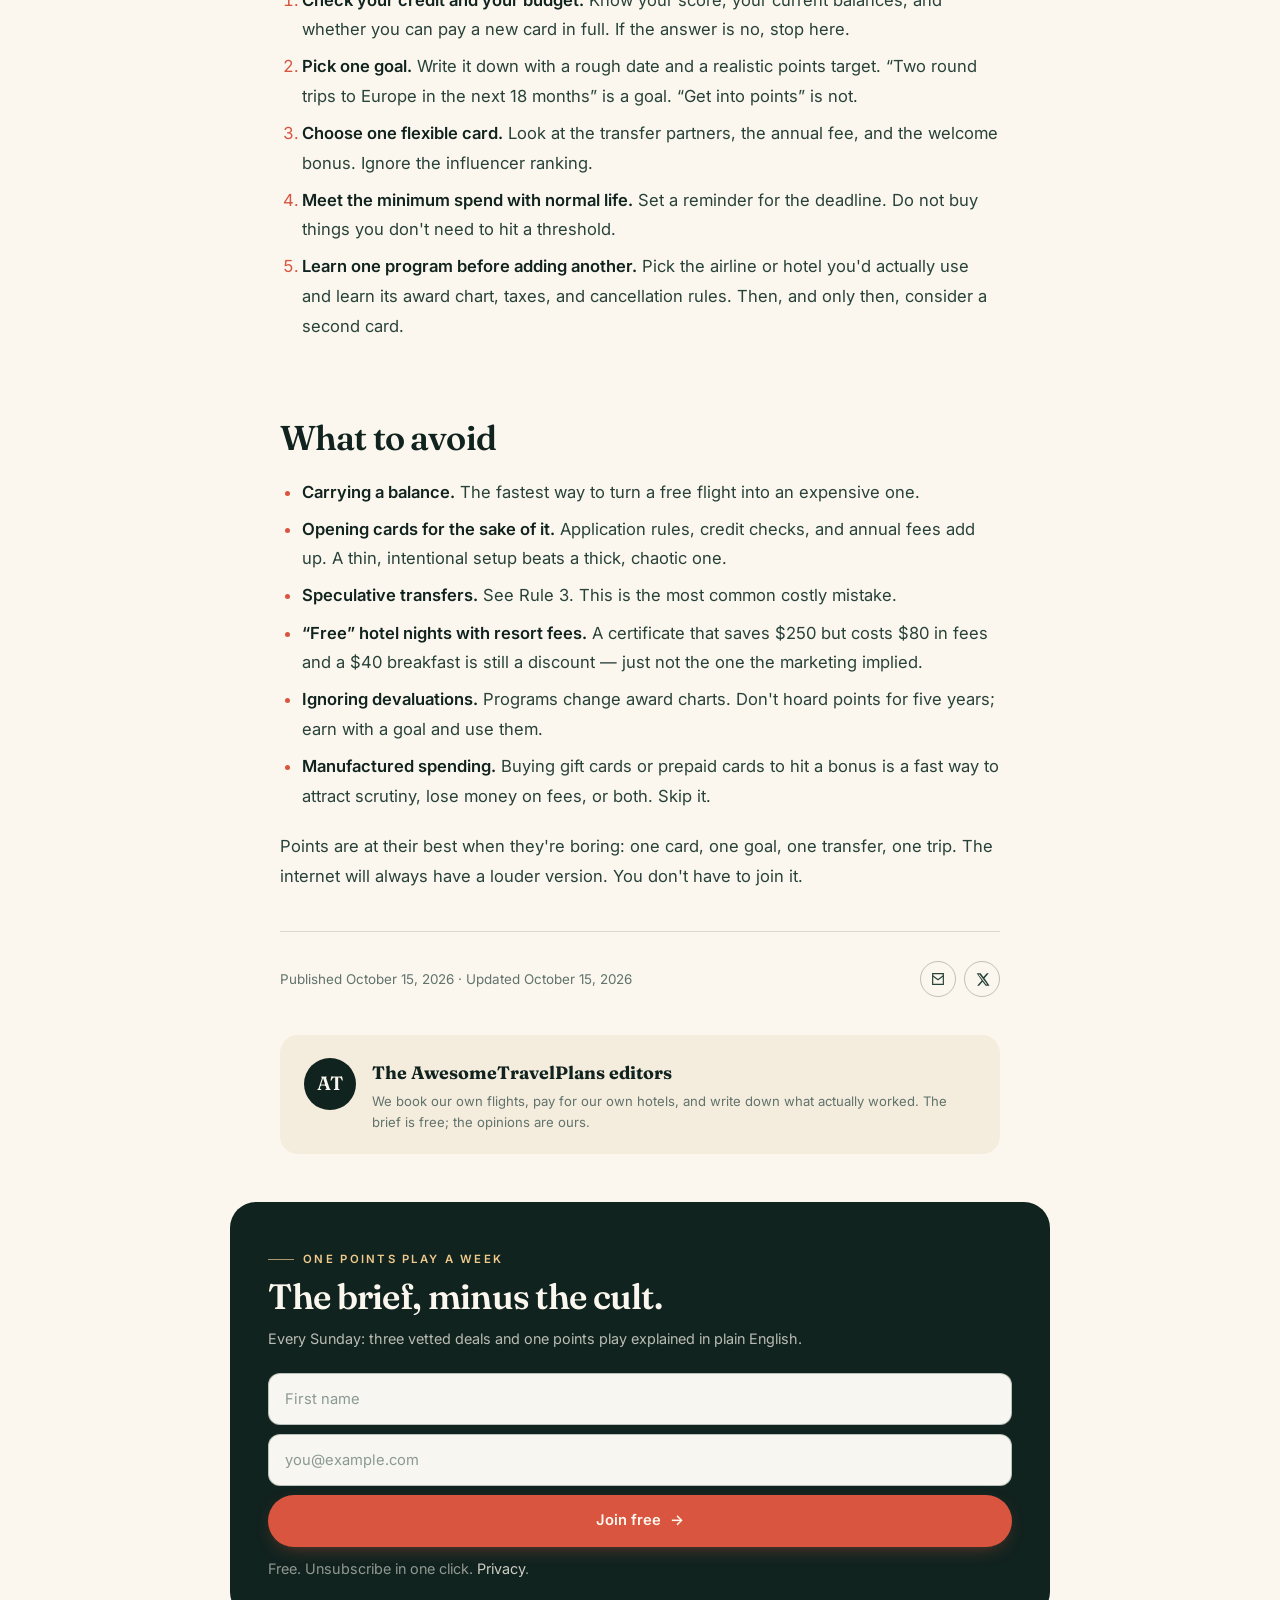
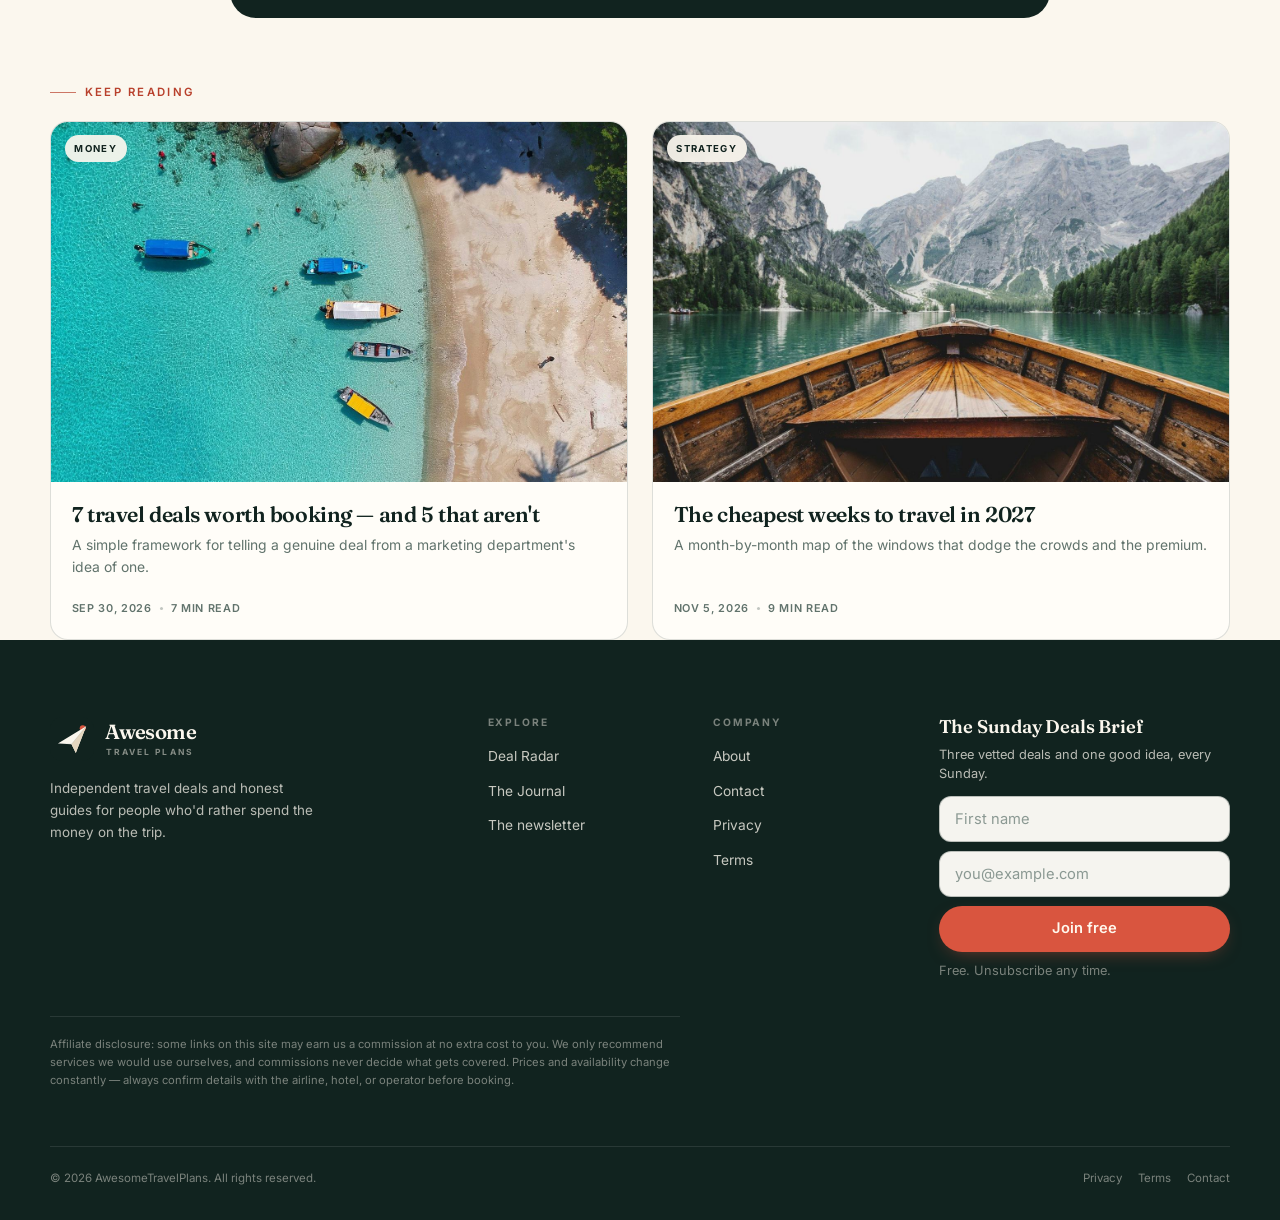
<file: journal/points-for-beginners.html>
<!doctype html>
<html lang="en">
<head>
<meta charset="utf-8">
<meta name="viewport" content="width=device-width, initial-scale=1">
<title>Travel points for beginners: 4 cards, 3 rules, 1 free flight — AwesomeTravelPlans</title>
<meta name="description" content="The unglamorous version of the points game: four card roles, three rules that keep it from becoming a hobby, and how one welcome bonus becomes a free flight.">
<link rel="canonical" href="https://awesometravelplans.com/journal/points-for-beginners.html">
<meta name="theme-color" content="#11231f">
<meta property="og:type" content="article">
<meta property="og:site_name" content="AwesomeTravelPlans">
<meta property="og:title" content="Travel points for beginners: 4 cards, 3 rules, 1 free flight">
<meta property="og:description" content="The unglamorous version of the points game — and the only four card roles most people need.">
<meta property="og:url" content="https://awesometravelplans.com/journal/points-for-beginners.html">
<meta property="og:image" content="https://awesometravelplans.com/assets/img/flatlay.jpg">
<meta property="og:image:width" content="1400">
<meta property="og:image:height" content="1106">
<meta property="article:published_time" content="2026-10-15">
<meta property="article:section" content="Points">
<meta name="twitter:card" content="summary_large_image">
<meta name="twitter:title" content="Travel points for beginners: 4 cards, 3 rules, 1 free flight">
<meta name="twitter:description" content="The unglamorous version of the points game — and the only four card roles most people need.">
<meta name="twitter:image" content="https://awesometravelplans.com/assets/img/flatlay.jpg">
<link rel="icon" href="../assets/img/favicon.svg" type="image/svg+xml">
<link rel="icon" href="../assets/img/favicon-32.png" sizes="32x32" type="image/png">
<link rel="apple-touch-icon" href="../assets/img/apple-touch-icon.png">
<link rel="preconnect" href="https://fonts.googleapis.com">
<link rel="preconnect" href="https://fonts.gstatic.com" crossorigin>
<link href="https://fonts.googleapis.com/css2?family=Fraunces:ital,opsz,wght@0,9..144,400..700;1,9..144,400..700&family=Inter:wght@400;500;600;700&display=swap" rel="stylesheet">
<link rel="stylesheet" href="../assets/css/site.css">
<script>document.documentElement.classList.add('js');</script>
<script type="application/ld+json">
{"@context":"https://schema.org","@type":"BlogPosting","headline":"Travel points for beginners: 4 cards, 3 rules, 1 free flight","description":"The unglamorous version of the points game: four card roles, three rules that keep it from becoming a hobby, and how one welcome bonus becomes a free flight.","image":"https://awesometravelplans.com/assets/img/flatlay.jpg","datePublished":"2026-10-15","dateModified":"2026-10-15","articleSection":"Points","author":{"@type":"Organization","name":"AwesomeTravelPlans","url":"https://awesometravelplans.com/"},"publisher":{"@type":"Organization","name":"AwesomeTravelPlans","logo":{"@type":"ImageObject","url":"https://awesometravelplans.com/assets/img/mark.svg"}},"mainEntityOfPage":{"@type":"WebPage","@id":"https://awesometravelplans.com/journal/points-for-beginners.html"}}
</script>
<script type="application/ld+json">
{"@context":"https://schema.org","@type":"BreadcrumbList","itemListElement":[{"@type":"ListItem","position":1,"name":"Home","item":"https://awesometravelplans.com/"},{"@type":"ListItem","position":2,"name":"The Journal","item":"https://awesometravelplans.com/journal.html"},{"@type":"ListItem","position":3,"name":"Travel points for beginners","item":"https://awesometravelplans.com/journal/points-for-beginners.html"}]}
</script>
</head>
<body>
<a class="skip-link" href="#main">Skip to content</a>

<div class="topbar">
  <div class="wrap">
    <span class="dot" aria-hidden="true">✦</span>
    <span>The Sunday Deals Brief — free, vetted, and readable in five minutes.</span>
    <a href="../newsletter.html">Join the list <span aria-hidden="true">→</span></a>
  </div>
</div>

<header class="site-header">
  <nav class="nav wrap" aria-label="Primary">
    <a class="brand" href="../index.html" aria-label="AwesomeTravelPlans home">
      <img src="../assets/img/mark.svg" alt="" width="44" height="44">
      <span class="brand-text"><span class="first">Awesome</span><span class="second">Travel Plans</span></span>
    </a>
    <ul class="nav-links" id="primary-nav">
      <li><a href="../deals.html">Deal Radar</a></li>
      <li><a href="../journal.html" aria-current="page">The Journal</a></li>
      <li><a href="../newsletter.html">Newsletter</a></li>
      <li><a href="../about.html">About</a></li>
    </ul>
    <div class="nav-actions">
      <a class="btn btn--sm" href="../newsletter.html">Get the brief</a>
      <button class="nav-toggle" type="button" aria-expanded="false" aria-controls="primary-nav" aria-label="Toggle menu">
        <span class="bars" aria-hidden="true"><span></span><span></span><span></span></span>
      </button>
    </div>
  </nav>
</header>

<main id="main">
<div class="read-progress" aria-hidden="true"></div>

<article>
  <header class="article-hero">
    <div class="wrap">
      <div class="article-head">
        <div class="chip-row">
          <a class="chip chip--coral" href="../journal.html">Points</a>
          <span class="chip">Beginner</span>
        </div>
        <h1>Travel points for beginners: 4 cards, 3 rules, 1 free flight</h1>
        <p class="lede">The points game has a loud internet and a quiet truth: most people need four card roles, three rules, and one clear goal. Everything else is a hobby. Here's the version that stays boring — in a good way.</p>
        <div class="byline">
          <span class="avatar" aria-hidden="true">AT</span>
          <span>By the AwesomeTravelPlans editors</span>
          <span class="sep"></span>
          <time datetime="2026-10-15">October 15, 2026</time>
          <span class="sep"></span>
          <span>10 min read</span>
        </div>
      </div>
    </div>
    <div class="wrap">
      <figure class="article-photo">
        <img src="../assets/img/flatlay.jpg" alt="A travel notebook, camera, and map arranged on a table" width="1400" height="1106" fetchpriority="high">
      </figure>
      <p class="small muted" style="text-align:right;margin-top:.4rem">Photo via Unsplash. Illustrative image.</p>
    </div>
  </header>

  <div class="wrap">
    <div class="article-body">
      <div class="callout">
        <span class="label">Not financial advice</span>
        <p>This is general education, not a recommendation to apply for credit or change your financial strategy. Card terms, bonuses, and approval rules change constantly. Check the issuer's current terms and consider your own circumstances.</p>
      </div>

      <div class="toc">
        <span class="label">In this guide</span>
        <ol>
          <li><a href="#truth">The quiet truth about points</a></li>
          <li><a href="#roles">The four card roles</a></li>
          <li><a href="#rules">The three rules</a></li>
          <li><a href="#flight">How one bonus becomes a free flight</a></li>
          <li><a href="#start">A five-step start</a></li>
          <li><a href="#avoid">What to avoid</a></li>
        </ol>
      </div>

      <p>You can spend a weekend learning award charts, transfer partners, fuel surcharges, and the difference between a “saver” and a “standard” award. Or you can spend an hour setting up a simple system that gets you one or two very good trips a year and then go back to your life.</p>

      <p>This guide is for the second person. Not because the first person is wrong — the hobby is genuinely interesting — but because most people don't want a hobby. They want a cheaper flight.</p>

      <h2 id="truth">The quiet truth about points</h2>
      <p>Points are a discount program with a marketing budget. They are not free money, and they are not an investment. The value comes from three things:</p>
      <ul>
        <li><strong>Welcome bonuses.</strong> The single biggest source of points for most people, by a wide margin.</li>
        <li><strong>Everyday spending.</strong> A modest multiplier on money you were already going to spend.</li>
        <li><strong>Redemption skill.</strong> Using points when the cash price is high, not when it's already cheap.</li>
      </ul>
      <p>Everything else — shopping portals, dining programs, manufactured spending — is optional. Some of it is useful. None of it is required.</p>

      <h2 id="roles">The four card roles</h2>
      <p>Instead of chasing four specific products (which will change by the time you read this), think in roles. Most healthy setups have one card for each job.</p>

      <div class="table-wrap">
        <table>
          <thead>
            <tr><th>Role</th><th>What it does</th><th>What to look for</th><th>Watch out for</th></tr>
          </thead>
          <tbody>
            <tr>
              <td><strong>1. The flexible earner</strong></td>
              <td>Earns transferable points you can move to airlines and hotels</td>
              <td>A strong welcome bonus, no foreign transaction fees, transfers to at least two programs you'd use</td>
              <td>Annual fee; transfer ratios; programs that devalue</td>
            </tr>
            <tr>
              <td><strong>2. The hotel card</strong></td>
              <td>Earns hotel points or an annual free night</td>
              <td>A free-night certificate worth more than the annual fee; status you'll actually use</td>
              <td>Resort fees; blackout dates; “free” nights that still cost $60 in taxes</td>
            </tr>
            <tr>
              <td><strong>3. The airline card</strong></td>
              <td>Checked bags, priority boarding, companion fares</td>
              <td>A hub airline you fly often; a bag benefit that pays for the fee</td>
              <td>Points that are hard to redeem; cards tied to an airline you rarely fly</td>
            </tr>
            <tr>
              <td><strong>4. The no-fee starter</strong></td>
              <td>Builds history and earns a little on everything</td>
              <td>No annual fee, no foreign transaction fee, a clean rewards structure</td>
              <td>Low multipliers; tempting upgrades you don't need</td>
            </tr>
          </tbody>
        </table>
      </div>

      <p>You do not need all four at once. Start with the flexible earner and the no-fee card. Add the hotel or airline card only when the annual benefit is clearly worth more than the fee for your actual travel.</p>

      <h2 id="rules">The three rules</h2>
      <h3>Rule 1: Pay the balance in full, every month</h3>
      <p>This is the whole game. A 60,000-point bonus is worth roughly $600–$900 in travel. Carrying a $2,000 balance at 24% APR for a year costs about $480 in interest. Do that twice and the “free” flight is gone. If you can't pay in full, points are not your problem to solve right now.</p>

      <h3>Rule 2: Earn with a destination in mind</h3>
      <p>Points are a currency, and currencies are only useful if you know what you're buying. Pick a goal — a round trip to Europe, two nights in Tokyo, a domestic flight for a family of four — and work backward. A generic pile of points is a hobby. A funded goal is a trip.</p>

      <h3>Rule 3: Never transfer without a confirmed award</h3>
      <p>Transfers from flexible currencies to airline or hotel programs are usually one-way. If you move 50,000 points to an airline and then discover there's no award space, you don't get them back. Find the seat first, confirm the taxes and fees, then transfer. This one rule prevents most of the expensive mistakes.</p>

      <div class="callout callout--coral">
        <span class="label">The rule behind the rules</span>
        <p>If a points strategy requires you to spend money you weren't already spending, it's not a strategy. It's a purchase with extra steps.</p>
      </div>

      <h2 id="flight">How one bonus becomes a free flight</h2>
      <p>Here's a deliberately simple example. Numbers are illustrative, not a current offer.</p>
      <ul>
        <li>You open a flexible travel card with a 60,000-point welcome bonus after spending $4,000 in three months.</li>
        <li>You meet the spend with rent, groceries, insurance, and utilities you were going to pay anyway — no extra purchases, no balance carried.</li>
        <li>You find two saver-level one-way awards within North America at 25,000 points each, plus about $12 in taxes.</li>
        <li>You transfer 50,000 points to the airline, book the two seats, and keep 10,000 points for the next trip.</li>
      </ul>
      <p>The cash price for those two one-ways might be $180 each. So the bonus was worth about $360 in travel, minus the card's annual fee if it has one. That's a good outcome — not a life-changing one. The people who get extraordinary value do it by redeeming for expensive seats: a $6,000 business-class ticket for 70,000 points is a much better use than a $180 domestic hop.</p>

      <p>The lesson isn't “always fly business.” It's “redeem when the cash price is high.” Points are a tool for closing a gap, not a separate economy.</p>

      <h2 id="start">A five-step start</h2>
      <ol>
        <li><strong>Check your credit and your budget.</strong> Know your score, your current balances, and whether you can pay a new card in full. If the answer is no, stop here.</li>
        <li><strong>Pick one goal.</strong> Write it down with a rough date and a realistic points target. “Two round trips to Europe in the next 18 months” is a goal. “Get into points” is not.</li>
        <li><strong>Choose one flexible card.</strong> Look at the transfer partners, the annual fee, and the welcome bonus. Ignore the influencer ranking.</li>
        <li><strong>Meet the minimum spend with normal life.</strong> Set a reminder for the deadline. Do not buy things you don't need to hit a threshold.</li>
        <li><strong>Learn one program before adding another.</strong> Pick the airline or hotel you'd actually use and learn its award chart, taxes, and cancellation rules. Then, and only then, consider a second card.</li>
      </ol>

      <h2 id="avoid">What to avoid</h2>
      <ul>
        <li><strong>Carrying a balance.</strong> The fastest way to turn a free flight into an expensive one.</li>
        <li><strong>Opening cards for the sake of it.</strong> Application rules, credit checks, and annual fees add up. A thin, intentional setup beats a thick, chaotic one.</li>
        <li><strong>Speculative transfers.</strong> See Rule 3. This is the most common costly mistake.</li>
        <li><strong>“Free” hotel nights with resort fees.</strong> A certificate that saves $250 but costs $80 in fees and a $40 breakfast is still a discount — just not the one the marketing implied.</li>
        <li><strong>Ignoring devaluations.</strong> Programs change award charts. Don't hoard points for five years; earn with a goal and use them.</li>
        <li><strong>Manufactured spending.</strong> Buying gift cards or prepaid cards to hit a bonus is a fast way to attract scrutiny, lose money on fees, or both. Skip it.</li>
      </ul>

      <p>Points are at their best when they're boring: one card, one goal, one transfer, one trip. The internet will always have a louder version. You don't have to join it.</p>
    </div>

    <div class="article-end">
      <span>Published October 15, 2026 · Updated October 15, 2026</span>
      <div class="share">
        <a href="mailto:?subject=Travel%20points%20for%20beginners&body=https%3A%2F%2Fawesometravelplans.com%2Fjournal%2Fpoints-for-beginners.html" aria-label="Share by email">
          <svg width="16" height="16" viewBox="0 0 24 24" fill="none" stroke="currentColor" stroke-width="1.8" aria-hidden="true"><path d="M4 4h16v16H4z"/><path d="m4 7 8 6 8-6"/></svg>
        </a>
        <a href="https://twitter.com/intent/tweet?url=https%3A%2F%2Fawesometravelplans.com%2Fjournal%2Fpoints-for-beginners.html&text=Travel%20points%20for%20beginners" rel="noopener" aria-label="Share on X">
          <svg width="15" height="15" viewBox="0 0 24 24" fill="currentColor" aria-hidden="true"><path d="M18.9 2H22l-6.8 7.8L23.3 22h-6.3l-4.9-6.4L6.5 22H3.4l7.3-8.3L2.7 2h6.4l4.4 5.8L18.9 2Zm-1.1 18h1.7L7.3 3.8H5.5L17.8 20Z"/></svg>
        </a>
      </div>
    </div>

    <div class="author-box">
      <span class="avatar" aria-hidden="true">AT</span>
      <div>
        <strong>The AwesomeTravelPlans editors</strong>
        <p>We book our own flights, pay for our own hotels, and write down what actually worked. The brief is free; the opinions are ours.</p>
      </div>
    </div>

    <div class="article-cta form-panel" style="position:static">
      <span class="eyebrow eyebrow--light">One points play a week</span>
      <h2 style="font-size:clamp(1.7rem,3vw,2.2rem);margin-top:.6rem">The brief, minus the cult.</h2>
      <p>Every Sunday: three vetted deals and one points play explained in plain English.</p>
      <form class="signup" data-newsletter-form novalidate>
        <div class="signup-row">
          <div class="field">
            <label class="sr-only" for="post4-name">First name</label>
            <input id="post4-name" name="name" type="text" autocomplete="given-name" placeholder="First name" required>
          </div>
          <div class="field">
            <label class="sr-only" for="post4-email">Email address</label>
            <input id="post4-email" name="email" type="email" autocomplete="email" placeholder="you@example.com" required>
          </div>
          <button class="btn" type="submit">Join free <span aria-hidden="true">→</span></button>
        </div>
        <div class="hp" aria-hidden="true">
          <label for="post4-company">Company</label>
          <input id="post4-company" name="company" type="text" tabindex="-1" autocomplete="off">
        </div>
        <p class="form-note">Free. Unsubscribe in one click. <a href="../privacy.html">Privacy</a>.</p>
        <p class="form-status" role="status" aria-live="polite"></p>
      </form>
    </div>

    <div style="margin-top:3.5rem">
      <span class="eyebrow">Keep reading</span>
      <div class="card-grid" style="margin-top:1.2rem;grid-template-columns:repeat(2,1fr)">
        <a class="post-card" href="deals-worth-booking.html">
          <div class="thumb"><span class="chip">Money</span><img src="../assets/img/resort-pool.jpg" alt="A resort pool overlooking the ocean" width="1400" height="1735" loading="lazy"></div>
          <div class="body"><h3>7 travel deals worth booking — and 5 that aren't</h3><p>A simple framework for telling a genuine deal from a marketing department's idea of one.</p><div class="meta"><span>Sep 30, 2026</span><span class="sep"></span><span>7 min read</span></div></div>
        </a>
        <a class="post-card" href="cheapest-weeks-2027.html">
          <div class="thumb"><span class="chip">Strategy</span><img src="../assets/img/lake-braies.jpg" alt="A wooden boat on a still alpine lake" width="1400" height="934" loading="lazy"></div>
          <div class="body"><h3>The cheapest weeks to travel in 2027</h3><p>A month-by-month map of the windows that dodge the crowds and the premium.</p><div class="meta"><span>Nov 5, 2026</span><span class="sep"></span><span>9 min read</span></div></div>
        </a>
      </div>
    </div>
  </div>
</article>
</main>

<footer class="site-footer">
  <div class="wrap">
    <div class="footer-grid">
      <div class="footer-brand">
        <a class="brand" href="../index.html" aria-label="AwesomeTravelPlans home">
          <img src="../assets/img/mark.svg" alt="" width="44" height="44">
          <span class="brand-text"><span class="first">Awesome</span><span class="second">Travel Plans</span></span>
        </a>
        <p>Independent travel deals and honest guides for people who'd rather spend the money on the trip.</p>
      </div>
      <div class="footer-col">
        <h4>Explore</h4>
        <ul>
          <li><a href="../deals.html">Deal Radar</a></li>
          <li><a href="../journal.html">The Journal</a></li>
          <li><a href="../newsletter.html">The newsletter</a></li>
        </ul>
      </div>
      <div class="footer-col">
        <h4>Company</h4>
        <ul>
          <li><a href="../about.html">About</a></li>
          <li><a href="../contact.html">Contact</a></li>
          <li><a href="../privacy.html">Privacy</a></li>
          <li><a href="../terms.html">Terms</a></li>
        </ul>
      </div>
      <div class="footer-signup">
        <h4 style="font-family:var(--serif);font-size:1.15rem;letter-spacing:-.01em;text-transform:none;color:var(--paper);margin-bottom:.5rem">The Sunday Deals Brief</h4>
        <p>Three vetted deals and one good idea, every Sunday.</p>
        <form class="signup" data-newsletter-form novalidate>
          <div class="signup-row">
            <div class="field">
              <label class="sr-only" for="footer-name">First name</label>
              <input id="footer-name" name="name" type="text" autocomplete="given-name" placeholder="First name" required>
            </div>
            <div class="field">
              <label class="sr-only" for="footer-email">Email address</label>
              <input id="footer-email" name="email" type="email" autocomplete="email" placeholder="you@example.com" required>
            </div>
            <button class="btn" type="submit">Join free</button>
          </div>
          <div class="hp" aria-hidden="true">
            <label for="footer-company">Company</label>
            <input id="footer-company" name="company" type="text" tabindex="-1" autocomplete="off">
          </div>
          <p class="form-note">Free. Unsubscribe any time.</p>
          <p class="form-status" role="status" aria-live="polite"></p>
        </form>
      </div>
    </div>

    <p class="disclosure">Affiliate disclosure: some links on this site may earn us a commission at no extra cost to you. We only recommend services we would use ourselves, and commissions never decide what gets covered. Prices and availability change constantly — always confirm details with the airline, hotel, or operator before booking.</p>

    <div class="footer-bottom">
      <span>© <span data-year>2026</span> AwesomeTravelPlans. All rights reserved.</span>
      <nav aria-label="Footer">
        <a href="../privacy.html">Privacy</a>
        <a href="../terms.html">Terms</a>
        <a href="../contact.html">Contact</a>
      </nav>
    </div>
  </div>
</footer>

<script src="../assets/js/site.js" defer></script>
</body>
</html>
</file>
<file: assets/css/site.css>
/* ==========================================================================
   AwesomeTravelPlans.com — site styles
   Editorial travel brand: warm paper, deep green ink, coral accent.
   ========================================================================== */

/* ---------- Tokens ---------- */
:root{
  --ink:#11231f;
  --ink-2:#28423a;
  --ink-3:#3e5a51;
  --paper:#fbf7ee;
  --paper-2:#f4ecdd;
  --paper-3:#ece0cc;
  --sand:#e5d7c0;
  --coral:#d9553f;
  --coral-dark:#b8402c;
  --coral-soft:#f6d9d2;
  --teal:#0d5c56;
  --gold:#c49544;
  --gold-soft:#f0c98c;
  --muted:#61736c;
  --line:rgba(17,35,31,.14);
  --line-strong:rgba(17,35,31,.26);
  --white:#fffdf8;
  --shadow-sm:0 2px 8px rgba(17,35,31,.05);
  --shadow:0 18px 44px -24px rgba(17,35,31,.35);
  --shadow-lg:0 36px 80px -38px rgba(17,35,31,.5);
  --radius-sm:10px;
  --radius:18px;
  --radius-lg:26px;
  --serif:"Fraunces","Iowan Old Style",Georgia,"Times New Roman",serif;
  --sans:"Inter","Segoe UI",system-ui,-apple-system,sans-serif;
  --wrap:1180px;
  --ease:cubic-bezier(.2,.7,.2,1);
}

/* ---------- Reset ---------- */
*,*::before,*::after{box-sizing:border-box}
html{scroll-behavior:smooth;-webkit-text-size-adjust:100%}
body{
  margin:0;
  background:var(--paper);
  color:var(--ink);
  font-family:var(--sans);
  font-size:1rem;
  line-height:1.65;
  -webkit-font-smoothing:antialiased;
  text-rendering:optimizeLegibility;
  overflow-x:hidden;
}
h1,h2,h3,h4,h5{
  font-family:var(--serif);
  font-weight:600;
  line-height:1.06;
  letter-spacing:-.02em;
  margin:0;
  text-wrap:balance;
}
p{margin:0}
ul,ol{margin:0}
img,svg,video{display:block;max-width:100%}
[hidden]{display:none!important}
button,input,select,textarea{font:inherit;color:inherit}
button{cursor:pointer}
a{color:inherit;text-decoration-thickness:1px;text-underline-offset:3px}
a:hover{text-decoration-color:var(--coral)}
::selection{background:var(--gold-soft);color:var(--ink)}
:focus-visible{outline:3px solid var(--coral);outline-offset:3px;border-radius:4px}
[id]{scroll-margin-top:96px}

/* ---------- Layout helpers ---------- */
.wrap{width:min(var(--wrap),100% - 2.5rem);margin-inline:auto}
.wrap--narrow{width:min(820px,100% - 2.5rem);margin-inline:auto}
.wrap--mid{width:min(980px,100% - 2.5rem);margin-inline:auto}
.section{padding:clamp(4.5rem,8vw,7rem) 0}
.section--tight{padding:clamp(3rem,5vw,4.5rem) 0}
.section--paper2{background:var(--paper-2)}
.section--ink{background:var(--ink);color:var(--paper)}
.sr-only,.visually-hidden{
  position:absolute!important;width:1px!important;height:1px!important;
  padding:0!important;margin:-1px!important;overflow:hidden!important;
  clip:rect(0,0,0,0)!important;white-space:nowrap!important;border:0!important;
}
.skip-link{
  position:fixed;left:1rem;top:-100px;z-index:200;
  background:var(--ink);color:var(--paper);
  padding:.8rem 1.1rem;border-radius:8px;text-decoration:none;
  transition:top .2s var(--ease);
}
.skip-link:focus{top:1rem}

/* ---------- Type utilities ---------- */
.eyebrow{
  display:inline-flex;align-items:center;gap:.55rem;
  font-size:.71rem;font-weight:600;letter-spacing:.2em;text-transform:uppercase;
  color:var(--coral-dark);
}
.eyebrow::before{content:"";width:26px;height:1px;background:currentColor;opacity:.7}
.eyebrow--plain::before{display:none}
.eyebrow--light{color:var(--gold-soft)}
.lede{font-size:clamp(1.06rem,1.5vw,1.2rem);line-height:1.65;color:var(--ink-3)}
.muted{color:var(--muted)}
.small{font-size:.86rem}
.mono{font-family:ui-monospace,SFMono-Regular,Menlo,Consolas,monospace}
.center{text-align:center}
.mt-1{margin-top:.5rem}.mt-2{margin-top:1rem}.mt-3{margin-top:1.5rem}.mt-4{margin-top:2rem}
.section-head{display:flex;align-items:flex-end;justify-content:space-between;gap:2rem;margin-bottom:2.6rem}
.section-head h2{font-size:clamp(1.9rem,3.6vw,3rem);max-width:16ch}
.section-head p{margin-top:.8rem;max-width:52ch;color:var(--muted)}
.section-head .link-arrow{flex:none;margin-bottom:.35rem}
.link-arrow{
  display:inline-flex;align-items:center;gap:.45rem;
  font-size:.9rem;font-weight:600;text-decoration:none;
  border-bottom:1px solid var(--line-strong);padding-bottom:2px;
  transition:color .2s,border-color .2s;
}
.link-arrow span{transition:transform .25s var(--ease)}
.link-arrow:hover{color:var(--coral-dark);border-color:var(--coral)}
.link-arrow:hover span{transform:translateX(4px)}

/* ---------- Buttons ---------- */
.btn{
  --btn-bg:var(--coral);
  --btn-fg:#fff8ee;
  display:inline-flex;align-items:center;justify-content:center;gap:.55rem;
  background:var(--btn-bg);color:var(--btn-fg);
  border:1px solid transparent;border-radius:999px;
  padding:.82rem 1.5rem;font-size:.92rem;font-weight:600;line-height:1.2;
  text-decoration:none;white-space:nowrap;
  transition:background .2s var(--ease),transform .2s var(--ease),box-shadow .2s var(--ease);
  box-shadow:0 6px 20px -10px rgba(216,85,63,.7);
}
.btn:hover{background:var(--coral-dark);transform:translateY(-1px);box-shadow:0 12px 24px -12px rgba(184,64,44,.8)}
.btn:active{transform:translateY(0)}
.btn--dark{--btn-bg:var(--ink);--btn-fg:var(--paper);box-shadow:0 6px 20px -12px rgba(17,35,31,.8)}
.btn--dark:hover{background:var(--ink-2)}
.btn--ghost{
  --btn-bg:transparent;--btn-fg:var(--ink);
  border-color:var(--line-strong);box-shadow:none;
}
.btn--ghost:hover{background:var(--paper-3);color:var(--ink);border-color:var(--ink)}
.btn--light{--btn-bg:var(--paper);--btn-fg:var(--ink);box-shadow:none}
.btn--light:hover{background:var(--gold-soft)}
.btn--sm{padding:.62rem 1.1rem;font-size:.84rem}
.btn[disabled]{opacity:.65;cursor:wait;transform:none}

/* ---------- Top bar + header ---------- */
.topbar{
  background:var(--ink);color:var(--paper);
  font-size:.78rem;letter-spacing:.01em;
}
.topbar .wrap{
  display:flex;align-items:center;justify-content:center;gap:.55rem;
  min-height:38px;padding-block:.4rem;text-align:center;
}
.topbar strong{font-weight:600;color:var(--gold-soft)}
.topbar a{color:var(--paper);text-decoration-color:var(--gold-soft)}
.topbar .dot{opacity:.45}

.site-header{
  position:sticky;top:0;z-index:80;
  background:rgba(251,247,238,.9);
  border-bottom:1px solid transparent;
  backdrop-filter:blur(16px);-webkit-backdrop-filter:blur(16px);
  transition:border-color .25s,box-shadow .25s,background .25s;
}
.site-header.is-scrolled{border-bottom-color:var(--line);box-shadow:0 8px 24px -22px rgba(17,35,31,.6)}
.nav{display:flex;align-items:center;justify-content:space-between;gap:1.5rem;padding-block:.85rem}
.brand{display:flex;align-items:center;gap:.7rem;text-decoration:none;flex:none}
.brand img{width:44px;height:44px;border-radius:12px;box-shadow:var(--shadow-sm)}
.brand-text{display:flex;flex-direction:column;line-height:1}
.brand-text .first{font-family:var(--serif);font-size:1.28rem;font-weight:600;letter-spacing:-.03em}
.brand-text .second{
  font-size:.53rem;font-weight:700;letter-spacing:.24em;text-transform:uppercase;
  color:var(--muted);margin-top:.36rem;padding-left:1px;
}
.nav-links{display:flex;align-items:center;gap:1.65rem;list-style:none;padding:0}
.nav-links a{
  font-size:.9rem;font-weight:500;text-decoration:none;color:var(--ink-2);
  position:relative;padding-block:.35rem;
}
.nav-links a::after{
  content:"";position:absolute;left:0;right:100%;bottom:0;height:2px;
  background:var(--coral);transition:right .25s var(--ease);
}
.nav-links a:hover::after,.nav-links a[aria-current="page"]::after{right:0}
.nav-links a[aria-current="page"]{color:var(--ink);font-weight:600}
.nav-actions{display:flex;align-items:center;gap:.7rem;flex:none}
.nav-toggle{
  display:none;width:44px;height:44px;align-items:center;justify-content:center;
  background:transparent;border:1px solid var(--line-strong);border-radius:12px;
}
.nav-toggle .bars{position:relative;width:20px;height:14px}
.nav-toggle .bars span{
  position:absolute;left:0;right:0;height:2px;background:var(--ink);
  border-radius:2px;transition:transform .25s,opacity .2s,top .25s;
}
.nav-toggle .bars span:nth-child(1){top:0}
.nav-toggle .bars span:nth-child(2){top:6px}
.nav-toggle .bars span:nth-child(3){top:12px}
.nav-toggle[aria-expanded="true"] .bars span:nth-child(1){top:6px;transform:rotate(45deg)}
.nav-toggle[aria-expanded="true"] .bars span:nth-child(2){opacity:0}
.nav-toggle[aria-expanded="true"] .bars span:nth-child(3){top:6px;transform:rotate(-45deg)}

/* ---------- Hero ---------- */
.hero{
  position:relative;overflow:hidden;
  padding:clamp(2.2rem,4.5vw,4.2rem) 0 clamp(3.2rem,6vw,5.5rem);
  background:
    radial-gradient(1000px 520px at 82% 0%,rgba(229,215,192,.6),transparent 65%),
    radial-gradient(700px 420px at 0% 30%,rgba(246,217,210,.45),transparent 70%),
    var(--paper);
}
.hero::before{
  content:"";position:absolute;inset:0;pointer-events:none;opacity:.5;
  background-image:radial-gradient(rgba(17,35,31,.16) .7px,transparent .7px);
  background-size:22px 22px;
  -webkit-mask-image:linear-gradient(100deg,#000 0%,transparent 42%);
  mask-image:linear-gradient(100deg,#000 0%,transparent 42%);
}
.hero-grid{
  position:relative;display:grid;grid-template-columns:1.02fr .98fr;
  gap:clamp(2rem,5vw,4.5rem);align-items:center;
}
.hero-copy{max-width:620px}
.hero h1{
  font-size:clamp(2.9rem,6.2vw,5.4rem);
  letter-spacing:-.035em;margin:.85rem 0 0;
}
.hero h1 em{
  font-style:italic;font-weight:500;color:var(--coral);
  position:relative;white-space:nowrap;isolation:isolate;
}
.hero h1 em::after{
  content:"";position:absolute;left:0;right:0;bottom:.06em;height:.09em;
  background:var(--gold-soft);z-index:-1;border-radius:99px;
}
.hero .lede{margin-top:1.5rem;max-width:48ch}
.hero .signup{margin-top:1.7rem}
.hero-meta{
  display:flex;flex-wrap:wrap;align-items:center;gap:.55rem 1.2rem;
  margin-top:1.25rem;font-size:.82rem;color:var(--muted);
}
.hero-meta span{display:inline-flex;align-items:center;gap:.4rem}
.hero-meta svg{width:15px;height:15px;color:var(--teal)}
.hero-proof{
  display:flex;align-items:center;gap:.8rem;margin-top:1.6rem;
  padding-top:1.35rem;border-top:1px solid var(--line);
  font-size:.82rem;color:var(--muted);max-width:440px;
}
.hero-proof .faces{display:flex;flex:none}
.hero-proof .icon{
  flex:none;width:38px;height:38px;border-radius:50%;background:var(--paper-3);
  display:grid;place-items:center;color:var(--teal);
}
.hero-proof .icon svg{width:19px;height:19px}
.hero-proof .faces span{
  width:30px;height:30px;border-radius:50%;border:2px solid var(--paper);
  margin-left:-8px;background:var(--sand);
  display:grid;place-items:center;font-size:.62rem;font-weight:700;color:var(--ink-2);
}
.hero-proof .faces span:first-child{margin-left:0}
.hero-proof strong{color:var(--ink);font-weight:600}

.hero-visual{position:relative;padding:0 0 1.2rem 1.2rem;isolation:isolate}
.hero-photo{
  position:relative;border-radius:var(--radius-lg);overflow:hidden;
  aspect-ratio:4/4.7;box-shadow:var(--shadow-lg);
  background:var(--paper-3);
}
.hero-photo img{width:100%;height:100%;object-fit:cover}
.hero-photo::after{
  content:"";position:absolute;inset:0;
  background:linear-gradient(180deg,rgba(17,35,31,0) 55%,rgba(17,35,31,.28));
}
.hero-visual::before{
  content:"";position:absolute;inset:1.8rem 1.2rem 0 0;border:1px solid var(--gold);
  border-radius:var(--radius-lg);z-index:-1;
}
.deal-float{
  position:absolute;left:-.4rem;bottom:3.4rem;z-index:2;
  width:min(280px,78%);
  background:var(--white);border:1px solid var(--line);border-radius:16px;
  padding:1rem 1.1rem;box-shadow:var(--shadow);
  transform:rotate(-2deg);
}
.deal-float .route{
  display:flex;align-items:center;gap:.45rem;
  font-family:var(--serif);font-size:1.28rem;font-weight:600;letter-spacing:-.02em;
}
.deal-float .route svg{width:18px;height:18px;color:var(--coral);flex:none}
.deal-float .price-row{display:flex;align-items:baseline;justify-content:space-between;gap:.5rem;margin-top:.35rem}
.deal-float .price{font-family:var(--serif);font-size:1.7rem;font-weight:600;line-height:1}
.deal-float .price small{font-family:var(--sans);font-size:.66rem;font-weight:500;color:var(--muted);letter-spacing:.02em}
.deal-float .label{
  font-size:.6rem;font-weight:700;letter-spacing:.16em;text-transform:uppercase;
  color:var(--teal);
}
.deal-float .stamp-line{
  margin-top:.7rem;padding-top:.6rem;border-top:1px dashed var(--line-strong);
  font-size:.68rem;color:var(--muted);display:flex;align-items:center;gap:.35rem;
}
.deal-float .stamp-line svg{width:12px;height:12px;color:var(--teal)}
.stamp{
  position:absolute;top:-1.1rem;right:-.4rem;z-index:2;
  width:104px;height:104px;border-radius:50%;
  display:grid;place-items:center;text-align:center;
  background:var(--coral);color:#fff8ee;
  font-size:.56rem;font-weight:700;letter-spacing:.14em;text-transform:uppercase;line-height:1.35;
  box-shadow:0 12px 30px -12px rgba(184,64,44,.7);
  transform:rotate(8deg);
}
.stamp::before{content:"";position:absolute;inset:6px;border:1px dashed rgba(255,248,238,.55);border-radius:50%}
.stamp b{display:block;font-family:var(--serif);font-size:1.5rem;letter-spacing:0;line-height:1;font-weight:600}

/* ---------- Ticker ---------- */
.ticker{
  background:var(--ink);color:var(--paper);overflow:hidden;
  border-block:1px solid rgba(255,255,255,.08);
}
.ticker-inner{display:flex;width:max-content;animation:ticker 44s linear infinite}
.ticker:hover .ticker-inner{animation-play-state:paused}
.ticker-group{display:flex;align-items:center;flex:none}
.ticker-item{
  display:inline-flex;align-items:center;gap:1.1rem;
  padding:.8rem 1.4rem;font-size:.7rem;font-weight:600;letter-spacing:.18em;text-transform:uppercase;
  white-space:nowrap;color:rgba(251,247,238,.82);
}
.ticker-item::after{content:"✦";color:var(--gold);font-size:.75rem;letter-spacing:0}
@keyframes ticker{to{transform:translateX(-50%)}}

/* ---------- Signup forms ---------- */
.signup{width:100%;max-width:560px}
.signup-row{display:grid;grid-template-columns:1fr 1.2fr auto;gap:.55rem;align-items:stretch}
.field{position:relative;min-width:0}
.field input{
  width:100%;height:100%;min-height:52px;
  background:var(--white);border:1px solid var(--line-strong);border-radius:12px;
  padding:.75rem .95rem;font-size:.92rem;
  transition:border-color .2s,box-shadow .2s,background .2s;
}
.field input::placeholder{color:#8b9993}
.field input:hover{border-color:var(--ink-3)}
.field input:focus{outline:none;border-color:var(--teal);box-shadow:0 0 0 3px rgba(13,92,86,.16)}
.field input[aria-invalid="true"]{border-color:var(--coral);box-shadow:0 0 0 3px rgba(217,85,63,.14)}
.signup .btn{min-height:52px}
.signup .hp{position:absolute!important;left:-9999px!important;width:1px;height:1px;overflow:hidden}
.form-note{font-size:.74rem;color:var(--muted);margin-top:.6rem;line-height:1.5}
.form-note a{text-decoration-color:var(--line-strong)}
.form-status{font-size:.8rem;margin-top:.5rem;min-height:0;color:var(--coral-dark);font-weight:500}
.form-status:empty{display:none}
.signup-success{
  display:flex;align-items:flex-start;gap:.85rem;
  background:#eef3e9;border:1px solid #c9d8c1;border-radius:14px;
  padding:1rem 1.1rem;color:var(--ink);
}
.signup-success .check{
  flex:none;width:34px;height:34px;border-radius:50%;
  background:var(--teal);color:#fff;display:grid;place-items:center;font-size:1rem;
}
.signup-success strong{display:block;font-size:.98rem}
.signup-success p{font-size:.8rem;color:var(--ink-3);margin-top:.15rem;line-height:1.5}
.signup--stack .signup-row{grid-template-columns:1fr}
.signup--inline{max-width:none}
.signup--inline .signup-row{grid-template-columns:1fr 1.15fr auto}

/* ---------- Journal cards ---------- */
.card-grid{display:grid;grid-template-columns:repeat(3,1fr);gap:1.5rem}
.post-card{
  display:flex;flex-direction:column;background:var(--white);
  border:1px solid var(--line);border-radius:var(--radius);overflow:hidden;
  text-decoration:none;position:relative;
  transition:transform .3s var(--ease),box-shadow .3s var(--ease),border-color .3s;
}
.post-card:hover{transform:translateY(-4px);box-shadow:var(--shadow);border-color:var(--line-strong)}
.post-card .thumb{aspect-ratio:16/10;overflow:hidden;background:var(--paper-3);position:relative}
.post-card .thumb img{width:100%;height:100%;object-fit:cover;transition:transform .7s var(--ease)}
.post-card:hover .thumb img{transform:scale(1.045)}
.post-card .chip{
  position:absolute;left:.85rem;top:.85rem;z-index:2;
  background:rgba(251,247,238,.93);backdrop-filter:blur(6px);
  color:var(--ink);font-size:.6rem;font-weight:700;letter-spacing:.14em;text-transform:uppercase;
  padding:.35rem .6rem;border-radius:99px;
}
.post-card .body{padding:1.25rem 1.3rem 1.35rem;display:flex;flex-direction:column;flex:1;gap:.55rem}
.post-card h3{font-size:1.34rem;line-height:1.14;letter-spacing:-.02em}
.post-card p{font-size:.87rem;color:var(--muted);line-height:1.55}
.post-card .meta{
  margin-top:auto;padding-top:.8rem;display:flex;align-items:center;gap:.5rem;
  font-size:.68rem;letter-spacing:.06em;text-transform:uppercase;color:var(--muted);font-weight:600;
}
.post-card .meta .sep{width:3px;height:3px;border-radius:50%;background:var(--line-strong)}
.post-card--featured{grid-row:span 2}
.post-card--featured .thumb{aspect-ratio:16/12}
.post-card--featured h3{font-size:clamp(1.6rem,2.6vw,2.15rem)}
.post-card--featured p{font-size:.95rem}
.post-card--wide{grid-column:span 2;flex-direction:row}
.post-card--wide .thumb{width:46%;aspect-ratio:auto;flex:none}
.post-card--wide .body{justify-content:center;padding:1.6rem 1.7rem}
.post-card--wide h3{font-size:1.6rem}
.post-card--wide .meta{margin-top:.5rem}

/* ---------- Deal cards ---------- */
.deal-grid{display:grid;grid-template-columns:repeat(3,1fr);gap:1.3rem}
.deal-card{
  background:var(--white);border:1px solid var(--line);border-radius:var(--radius);
  padding:1.35rem;display:flex;flex-direction:column;gap:.85rem;
  transition:transform .3s var(--ease),box-shadow .3s var(--ease),border-color .3s;
}
.deal-card:hover{transform:translateY(-3px);box-shadow:var(--shadow);border-color:var(--line-strong)}
.deal-card .thumb{
  margin:-1.35rem -1.35rem 0;aspect-ratio:16/9;overflow:hidden;
  background:var(--paper-3);border-radius:var(--radius) var(--radius) 0 0;
}
.deal-card .thumb img{width:100%;height:100%;object-fit:cover;display:block;transition:transform .6s var(--ease)}
.deal-card:hover .thumb img{transform:scale(1.035)}
.deal-card .top{display:flex;align-items:center;justify-content:space-between;gap:.75rem}
.deal-card .type{
  font-size:.6rem;font-weight:700;letter-spacing:.16em;text-transform:uppercase;
  color:var(--teal);
}
.deal-card .badge{
  font-size:.58rem;font-weight:700;letter-spacing:.1em;text-transform:uppercase;
  background:var(--coral-soft);color:var(--coral-dark);
  padding:.3rem .55rem;border-radius:99px;white-space:nowrap;
}
.deal-card .route{
  font-family:var(--serif);font-size:1.55rem;font-weight:600;letter-spacing:-.02em;line-height:1.1;
  display:flex;align-items:center;gap:.5rem;flex-wrap:wrap;
}
.deal-card .route .arrow{color:var(--coral);font-size:1.1rem}
.deal-card .place{font-size:.85rem;color:var(--muted);margin-top:-.35rem}
.deal-card .figures{
  display:flex;align-items:flex-end;justify-content:space-between;gap:1rem;
  padding:.8rem 0;border-block:1px dashed var(--line);
}
.deal-card .amount{font-family:var(--serif);font-size:1.9rem;font-weight:600;line-height:1}
.deal-card .amount small{display:block;font-family:var(--sans);font-size:.64rem;color:var(--muted);font-weight:500;letter-spacing:.02em;margin-top:.25rem}
.deal-card .when{text-align:right;font-size:.7rem;color:var(--muted);line-height:1.45}
.deal-card .when b{display:block;color:var(--ink);font-weight:600;font-size:.76rem}
.deal-card .why{font-size:.82rem;color:var(--ink-3);line-height:1.55}
.deal-card .foot{margin-top:auto;padding-top:.2rem}
.deal-card .foot a{
  display:inline-flex;align-items:center;gap:.4rem;font-size:.8rem;font-weight:600;
  text-decoration:none;color:var(--coral-dark);
}
.deal-card .foot a span{transition:transform .2s var(--ease)}
.deal-card .foot a:hover span{transform:translateX(3px)}
.deal-disclaimer{
  font-size:.76rem;color:var(--muted);line-height:1.6;
  border-left:2px solid var(--gold);padding-left:.9rem;margin-top:2rem;max-width:70ch;
}

/* ---------- Steps / value props ---------- */
.steps{display:grid;grid-template-columns:repeat(3,1fr);gap:2rem;counter-reset:step}
.step{position:relative;padding-top:1.5rem;border-top:1px solid var(--line)}
.step::before{
  counter-increment:step;content:"0" counter(step);
  font-family:var(--serif);font-size:.95rem;font-weight:600;color:var(--coral);
  display:block;margin-bottom:.5rem;letter-spacing:.08em;
}
.step h3{font-size:1.3rem;margin-bottom:.5rem}
.step p{font-size:.88rem;color:var(--muted);line-height:1.6}
.value-strip{
  display:grid;grid-template-columns:repeat(4,1fr);gap:0;
  border-block:1px solid var(--line);
}
.value-strip .item{
  padding:1.6rem 1.5rem;border-left:1px solid var(--line);
  display:flex;flex-direction:column;gap:.35rem;
}
.value-strip .item:first-child{border-left:0;padding-left:0}
.value-strip .k{font-family:var(--serif);font-size:1.15rem;font-weight:600;letter-spacing:-.01em}
.value-strip .v{font-size:.78rem;color:var(--muted);line-height:1.5}

/* ---------- Newsletter band ---------- */
.newsletter-band{
  position:relative;background:var(--ink);color:var(--paper);
  border-radius:var(--radius-lg);overflow:hidden;
  display:grid;grid-template-columns:1.1fr .9fr;
  isolation:isolate;
}
.newsletter-band .content{padding:clamp(2rem,4.5vw,3.7rem);position:relative;z-index:2}
.newsletter-band h2{font-size:clamp(2rem,3.8vw,3.1rem);margin-top:.8rem}
.newsletter-band h2 em{color:var(--gold-soft);font-style:italic;font-weight:500}
.newsletter-band p{color:rgba(251,247,238,.75);margin-top:1rem;max-width:44ch;font-size:.95rem}
.newsletter-band .signup{margin-top:1.6rem}
.newsletter-band .field input{background:rgba(255,253,248,.97);color:var(--ink)}
.newsletter-band .form-note{color:rgba(251,247,238,.55)}
.newsletter-band .form-note a{color:rgba(251,247,238,.8)}
.newsletter-band .form-status{color:var(--gold-soft)}
.newsletter-band .media{position:relative;min-height:320px}
.newsletter-band .media img{position:absolute;inset:0;width:100%;height:100%;object-fit:cover}
.newsletter-band .media::after{
  content:"";position:absolute;inset:0;
  background:linear-gradient(90deg,var(--ink) 0%,rgba(17,35,31,.25) 55%,rgba(17,35,31,.1));
}
.newsletter-band .perks{display:flex;flex-wrap:wrap;gap:.45rem .9rem;margin-top:1.2rem;font-size:.75rem;color:rgba(251,247,238,.7)}
.newsletter-band .perks span{display:inline-flex;align-items:center;gap:.35rem}
.newsletter-band .perks svg{width:13px;height:13px;color:var(--gold-soft)}

/* ---------- FAQ ---------- */
.faq{max-width:820px;margin-inline:auto}
.faq details{border-bottom:1px solid var(--line)}
.faq summary{
  display:flex;align-items:center;justify-content:space-between;gap:1.5rem;
  padding:1.15rem 0;cursor:pointer;list-style:none;
  font-family:var(--serif);font-size:1.16rem;font-weight:600;letter-spacing:-.01em;
}
.faq summary::-webkit-details-marker{display:none}
.faq summary .plus{
  flex:none;width:26px;height:26px;border-radius:50%;border:1px solid var(--line-strong);
  display:grid;place-items:center;position:relative;transition:background .2s,border-color .2s;
}
.faq summary .plus::before,.faq summary .plus::after{
  content:"";position:absolute;background:var(--ink);transition:transform .25s var(--ease);
}
.faq summary .plus::before{width:10px;height:1.5px}
.faq summary .plus::after{width:1.5px;height:10px}
.faq details[open] summary .plus{background:var(--ink);border-color:var(--ink)}
.faq details[open] summary .plus::before,.faq details[open] summary .plus::after{background:var(--paper)}
.faq details[open] summary .plus::after{transform:rotate(90deg)}
.faq .answer{padding:0 0 1.3rem;font-size:.92rem;color:var(--ink-3);max-width:66ch}
.faq .answer p+p{margin-top:.7rem}

/* ---------- Page hero ---------- */
.page-hero{
  position:relative;padding:clamp(3.2rem,6vw,5.5rem) 0 clamp(2.6rem,4vw,4rem);
  background:
    radial-gradient(800px 420px at 90% 0%,rgba(229,215,192,.65),transparent 70%),
    var(--paper);
  border-bottom:1px solid var(--line);
}
.page-hero h1{font-size:clamp(2.6rem,5.6vw,4.6rem);letter-spacing:-.035em;margin-top:.7rem;max-width:18ch}
.page-hero .lede{margin-top:1.1rem;max-width:58ch}
.page-hero .hero-actions{display:flex;flex-wrap:wrap;gap:.8rem;margin-top:1.6rem}
.page-hero--split{display:grid;grid-template-columns:1.1fr .9fr;gap:3rem;align-items:center}

/* ---------- Filters ---------- */
.filters{display:flex;flex-wrap:wrap;gap:.5rem;margin:0 0 2rem}
.filter-btn{
  border:1px solid var(--line-strong);background:transparent;border-radius:99px;
  padding:.48rem 1rem;font-size:.78rem;font-weight:600;color:var(--ink-3);
  transition:background .2s,color .2s,border-color .2s;
}
.filter-btn:hover{background:var(--paper-3);color:var(--ink)}
.filter-btn[aria-pressed="true"]{background:var(--ink);border-color:var(--ink);color:var(--paper)}

/* ---------- Prose / article ---------- */
.article-hero{padding:clamp(3rem,5vw,4.5rem) 0 0}
.article-head{max-width:850px;margin-inline:auto;text-align:center}
.article-head .chip-row{display:flex;justify-content:center;flex-wrap:wrap;gap:.6rem;margin-bottom:1.2rem}
.chip{
  display:inline-block;font-size:.62rem;font-weight:700;letter-spacing:.14em;text-transform:uppercase;
  background:var(--paper-3);color:var(--ink-2);padding:.38rem .7rem;border-radius:99px;text-decoration:none;
}
.chip--coral{background:var(--coral-soft);color:var(--coral-dark)}
.article-head h1{font-size:clamp(2.3rem,5vw,4rem);letter-spacing:-.035em}
.article-head .lede{margin-top:1.1rem;font-size:clamp(1.05rem,1.6vw,1.22rem)}
.byline{
  display:flex;align-items:center;justify-content:center;flex-wrap:wrap;gap:.5rem 1rem;
  margin-top:1.4rem;font-size:.78rem;color:var(--muted);
}
.byline .avatar{
  width:32px;height:32px;border-radius:50%;background:var(--ink);color:var(--paper);
  display:grid;place-items:center;font-family:var(--serif);font-size:.8rem;font-weight:600;
}
.byline .sep{width:4px;height:4px;border-radius:50%;background:var(--line-strong)}
.article-photo{
  max-width:1080px;margin:2.5rem auto 0;border-radius:var(--radius-lg);overflow:hidden;
  aspect-ratio:16/8.5;box-shadow:var(--shadow);
}
.article-photo img{width:100%;height:100%;object-fit:cover}
.article-photo .credit{
  display:block;text-align:right;font-size:.65rem;color:var(--muted);
  padding:.4rem .2rem 0;
}
.article-body{
  max-width:720px;margin:clamp(2.4rem,5vw,4rem) auto 0;
  font-size:1.04rem;line-height:1.78;color:var(--ink-2);
}
.article-body > *+*{margin-top:1.25em}
.article-body h2{font-size:clamp(1.6rem,3vw,2.15rem);margin-top:2.3em;color:var(--ink);letter-spacing:-.025em}
.article-body h3{font-size:1.28rem;margin-top:1.8em;color:var(--ink)}
.article-body p{color:var(--ink-2)}
.article-body a{color:var(--teal);text-decoration-color:rgba(13,92,86,.35)}
.article-body a:hover{color:var(--coral-dark)}
.article-body strong{color:var(--ink);font-weight:600}
.article-body ul,.article-body ol{padding-left:1.3em}
.article-body li+li{margin-top:.45em}
.article-body li::marker{color:var(--coral)}
.article-body blockquote{
  margin:2em 0;padding:1.4rem 1.6rem;border-left:3px solid var(--coral);
  background:var(--paper-2);border-radius:0 var(--radius-sm) var(--radius-sm) 0;
  font-family:var(--serif);font-size:1.25rem;line-height:1.45;color:var(--ink);
}
.article-body blockquote p{color:var(--ink)}
.article-body blockquote cite{display:block;margin-top:.6rem;font-family:var(--sans);font-size:.72rem;font-style:normal;letter-spacing:.08em;text-transform:uppercase;color:var(--muted)}
.callout{
  background:var(--white);border:1px solid var(--line);border-left:4px solid var(--gold);
  border-radius:var(--radius-sm);padding:1.15rem 1.3rem;margin:1.8em 0;
}
.callout .label{
  font-size:.64rem;font-weight:700;letter-spacing:.16em;text-transform:uppercase;color:var(--gold);
  display:block;margin-bottom:.35rem;
}
.callout p{font-size:.92rem;line-height:1.65;color:var(--ink-3)}
.callout ul{margin-top:.5rem;font-size:.92rem}
.callout--coral{border-left-color:var(--coral)}
.callout--coral .label{color:var(--coral-dark)}
.table-wrap{overflow-x:auto;margin:1.8em 0;border:1px solid var(--line);border-radius:var(--radius-sm);background:var(--white)}
table{border-collapse:collapse;width:100%;font-size:.88rem}
th,td{padding:.8rem .9rem;text-align:left;vertical-align:top;border-bottom:1px solid var(--line)}
th{background:var(--paper-2);font-size:.66rem;font-weight:700;letter-spacing:.1em;text-transform:uppercase;color:var(--ink-3);white-space:nowrap}
tr:last-child td{border-bottom:0}
td strong{color:var(--ink)}
.toc{
  background:var(--paper-2);border-radius:var(--radius-sm);padding:1.2rem 1.4rem;margin:0 0 2em;
  font-size:.86rem;
}
.toc .label{font-size:.64rem;font-weight:700;letter-spacing:.16em;text-transform:uppercase;color:var(--muted);display:block;margin-bottom:.5rem}
.toc ol{padding-left:1.1em;margin:0}
.toc li+li{margin-top:.2rem}
.toc a{text-decoration:none;color:var(--ink-2)}
.toc a:hover{color:var(--coral-dark);text-decoration:underline}
.article-end{
  max-width:720px;margin:2.5rem auto 0;padding-top:1.8rem;border-top:1px solid var(--line);
  display:flex;align-items:center;justify-content:space-between;gap:1.5rem;flex-wrap:wrap;
  font-size:.84rem;color:var(--muted);
}
.article-end .share{display:flex;gap:.5rem;align-items:center}
.article-end .share a{
  width:36px;height:36px;border-radius:50%;border:1px solid var(--line-strong);
  display:grid;place-items:center;text-decoration:none;color:var(--ink-2);
  transition:background .2s,color .2s;
}
.article-end .share a:hover{background:var(--ink);color:var(--paper)}
.author-box{
  max-width:720px;margin:2.4rem auto 0;display:flex;gap:1rem;align-items:flex-start;
  background:var(--paper-2);border-radius:var(--radius);padding:1.4rem 1.5rem;
}
.author-box .avatar{
  flex:none;width:52px;height:52px;border-radius:50%;background:var(--ink);color:var(--paper);
  display:grid;place-items:center;font-family:var(--serif);font-size:1.2rem;font-weight:600;
}
.author-box strong{font-family:var(--serif);font-size:1.12rem;display:block}
.author-box p{font-size:.82rem;color:var(--muted);margin-top:.25rem;line-height:1.55}
.article-cta{max-width:820px;margin:3rem auto 0}
.read-progress{
  position:fixed;top:0;left:0;height:3px;width:0;background:var(--coral);
  z-index:120;transition:width .1s linear;
}

/* ---------- Newsletter page ---------- */
.newsletter-layout{display:grid;grid-template-columns:1.05fr .95fr;gap:clamp(2rem,5vw,4rem);align-items:start}
.issue-card{
  background:var(--white);border:1px solid var(--line);border-radius:var(--radius);
  padding:clamp(1.4rem,3vw,2rem);box-shadow:var(--shadow-sm);
}
.issue-card .issue-top{
  display:flex;align-items:center;justify-content:space-between;gap:1rem;
  padding-bottom:.9rem;border-bottom:1px solid var(--line);margin-bottom:1rem;
  font-size:.62rem;font-weight:700;letter-spacing:.16em;text-transform:uppercase;color:var(--muted);
}
.issue-card h3{font-size:1.5rem;margin-bottom:.8rem}
.issue-card ul{list-style:none;padding:0;display:grid;gap:.75rem}
.issue-card li{display:flex;gap:.7rem;font-size:.86rem;line-height:1.55;color:var(--ink-3)}
.issue-card li .n{
  flex:none;width:22px;height:22px;border-radius:50%;background:var(--paper-3);
  display:grid;place-items:center;font-size:.64rem;font-weight:700;color:var(--ink-2);
}
.issue-card li strong{color:var(--ink)}
.form-panel{
  background:var(--ink);color:var(--paper);border-radius:var(--radius-lg);
  padding:clamp(1.6rem,3.5vw,2.4rem);position:sticky;top:96px;
}
.form-panel h2{font-size:clamp(1.7rem,3vw,2.3rem);margin-top:.7rem}
.form-panel p{color:rgba(251,247,238,.72);font-size:.9rem;margin-top:.7rem}
.form-panel .signup{margin-top:1.4rem;max-width:none}
.form-panel .signup-row{grid-template-columns:1fr}
.form-panel .field input{background:rgba(255,253,248,.97);color:var(--ink)}
.form-panel .form-note{color:rgba(251,247,238,.55)}
.form-panel .form-note a{color:rgba(251,247,238,.8)}
.form-panel .form-status{color:var(--gold-soft)}
.mini-proof{
  display:flex;align-items:center;gap:.6rem;margin-top:1.2rem;padding-top:1rem;
  border-top:1px solid rgba(255,255,255,.14);font-size:.74rem;color:rgba(251,247,238,.65);
}
.mini-proof svg{width:15px;height:15px;color:var(--gold-soft);flex:none}

/* ---------- About / contact ---------- */
.split{display:grid;grid-template-columns:1fr 1fr;gap:clamp(2rem,5vw,4.5rem);align-items:center}
.split--top{align-items:start}
.collage{position:relative;display:grid;grid-template-columns:1fr 1fr;gap:.8rem}
.collage img{border-radius:var(--radius);width:100%;height:100%;object-fit:cover;box-shadow:var(--shadow-sm)}
.collage .tall{grid-row:span 2;aspect-ratio:3/4.4}
.collage .short{aspect-ratio:4/3}
.collage .caption{
  grid-column:1/-1;font-size:.72rem;color:var(--muted);margin-top:.1rem;
}
.principles{display:grid;gap:1.5rem;margin-top:2rem}
.principle{display:flex;gap:1rem;align-items:flex-start}
.principle .num{
  flex:none;width:34px;height:34px;border-radius:50%;border:1px solid var(--line-strong);
  display:grid;place-items:center;font-family:var(--serif);font-size:.8rem;font-weight:600;color:var(--coral-dark);
}
.principle h3{font-size:1.15rem;margin-bottom:.25rem}
.principle p{font-size:.86rem;color:var(--muted);line-height:1.6}
.contact-grid{display:grid;grid-template-columns:repeat(3,1fr);gap:1.2rem;margin-top:2.4rem}
.contact-card{
  background:var(--white);border:1px solid var(--line);border-radius:var(--radius);
  padding:1.5rem;display:flex;flex-direction:column;gap:.5rem;
}
.contact-card .label{font-size:.62rem;font-weight:700;letter-spacing:.16em;text-transform:uppercase;color:var(--coral-dark)}
.contact-card h3{font-size:1.15rem}
.contact-card p{font-size:.84rem;color:var(--muted);line-height:1.55}
.contact-card a{margin-top:auto;font-weight:600;font-size:.88rem;text-decoration:none;border-bottom:1px solid var(--line-strong);align-self:flex-start;padding-bottom:2px}
.contact-card a:hover{color:var(--coral-dark);border-color:var(--coral)}

/* ---------- Legal ---------- */
.legal{max-width:780px;margin-inline:auto;font-size:.96rem;line-height:1.75;color:var(--ink-2)}
.legal h2{font-size:1.5rem;margin:2.2em 0 .6em;color:var(--ink)}
.legal h2:first-child{margin-top:0}
.legal p+p{margin-top:1em}
.legal ul{padding-left:1.2em;margin-top:.8em}
.legal li+li{margin-top:.4em}
.legal .updated{font-size:.78rem;color:var(--muted);letter-spacing:.04em;text-transform:uppercase;margin-bottom:2rem}
.legal a{color:var(--teal)}

/* ---------- Footer ---------- */
.site-footer{background:var(--ink);color:rgba(251,247,238,.72);padding:clamp(3.5rem,6vw,5rem) 0 2rem;margin-top:0}
.footer-grid{display:grid;grid-template-columns:1.5fr .7fr .7fr 1.1fr;gap:2.5rem}
.footer-brand .brand img{box-shadow:none}
.footer-brand .brand-text .first{color:var(--paper)}
.footer-brand .brand-text .second{color:rgba(251,247,238,.5)}
.footer-brand p{font-size:.84rem;line-height:1.65;margin-top:1rem;max-width:34ch}
.footer-col h4{
  font-family:var(--sans);font-size:.64rem;font-weight:700;letter-spacing:.18em;text-transform:uppercase;
  color:rgba(251,247,238,.45);margin-bottom:.9rem;
}
.footer-col ul{list-style:none;padding:0;display:grid;gap:.5rem}
.footer-col a{font-size:.86rem;text-decoration:none;color:rgba(251,247,238,.78)}
.footer-col a:hover{color:var(--gold-soft)}
.footer-signup p{font-size:.8rem;margin-bottom:.75rem;line-height:1.55}
.footer-signup .signup-row{grid-template-columns:1fr}
.footer-signup .field input{background:rgba(255,253,248,.96);min-height:46px;color:var(--ink)}
.footer-signup .btn{min-height:46px}
.footer-signup .form-note{color:rgba(251,247,238,.45)}
.footer-bottom{
  display:flex;align-items:center;justify-content:space-between;gap:1.5rem;flex-wrap:wrap;
  margin-top:3.5rem;padding-top:1.4rem;border-top:1px solid rgba(255,255,255,.1);
  font-size:.72rem;color:rgba(251,247,238,.45);
}
.footer-bottom nav{display:flex;flex-wrap:wrap;gap:1rem}
.footer-bottom a{text-decoration:none}
.footer-bottom a:hover{color:var(--paper)}
.disclosure{
  font-size:.7rem;line-height:1.6;color:rgba(251,247,238,.45);
  margin-top:1.4rem;padding-top:1.2rem;border-top:1px solid rgba(255,255,255,.1);
  max-width:90ch;
}

/* ---------- 404 ---------- */
.error-page{
  min-height:62vh;display:grid;place-items:center;text-align:center;
  padding:5rem 0;position:relative;overflow:hidden;
}
.error-page .code{
  font-family:var(--serif);font-size:clamp(6rem,18vw,12rem);line-height:.85;
  color:var(--paper-3);letter-spacing:-.05em;position:relative;z-index:1;
}
.error-page h1{font-size:clamp(2rem,4vw,3rem);margin-top:-1.5rem;position:relative;z-index:2}
.error-page p{max-width:44ch;margin:1rem auto 0;color:var(--muted);position:relative;z-index:2}
.error-page .actions{display:flex;justify-content:center;gap:.8rem;flex-wrap:wrap;margin-top:1.6rem;position:relative;z-index:2}
.error-page .plane{
  position:absolute;font-size:2rem;color:var(--coral);opacity:.55;
  transform:rotate(18deg);
}

/* ---------- Reveal animation ---------- */
.js .reveal{opacity:0;transform:translateY(18px);transition:opacity .7s var(--ease),transform .7s var(--ease)}
.js .reveal.is-visible{opacity:1;transform:none}
@media (prefers-reduced-motion:reduce){
  html{scroll-behavior:auto}
  *,*::before,*::after{animation-duration:.001ms!important;animation-iteration-count:1!important;transition-duration:.001ms!important}
  .js .reveal{opacity:1;transform:none}
}

/* ---------- Responsive ---------- */
@media (max-width:1020px){
  .hero-grid{grid-template-columns:1fr .9fr;gap:2.5rem}
  .hero h1{font-size:clamp(2.7rem,6.5vw,4.4rem)}
  .newsletter-band .signup-row{grid-template-columns:1fr}
  .value-strip{grid-template-columns:repeat(2,1fr)}
  .value-strip .item:nth-child(3){border-left:0;padding-left:0;border-top:1px solid var(--line)}
  .value-strip .item:nth-child(4){border-top:1px solid var(--line)}
  .footer-grid{grid-template-columns:1.4fr .8fr .8fr;gap:2rem}
  .footer-signup{grid-column:1/-1;max-width:420px}
  .card-grid{grid-template-columns:repeat(2,1fr)}
  .post-card--featured{grid-row:auto}
  .post-card--featured .thumb{aspect-ratio:16/10}
  .post-card--featured h3{font-size:1.6rem}
  .deal-grid{grid-template-columns:repeat(2,1fr)}
}
@media (max-width:820px){
  .nav-links{
    position:absolute;top:100%;left:0;right:0;
    flex-direction:column;align-items:flex-start;gap:0;
    background:var(--paper);border-bottom:1px solid var(--line);
    padding:.5rem 1.25rem 1.25rem;box-shadow:var(--shadow);
    display:none;
  }
  .nav-links.is-open{display:flex}
  .nav-links li{width:100%}
  .nav-links a{display:block;padding:.8rem 0;font-size:1rem;border-bottom:1px solid var(--line)}
  .nav-links a::after{display:none}
  .nav-toggle{display:inline-flex}
  .nav-actions .btn{display:none}
  .hero-grid{grid-template-columns:1fr;gap:3rem}
  .hero-copy{max-width:none}
  .hero-visual{max-width:560px;margin-inline:auto;width:100%}
  .hero-photo{aspect-ratio:4/3.6}
  .hero-visual::before{inset:1.4rem 1.2rem 0 0}
  .stamp{width:88px;height:88px;font-size:.5rem}
  .stamp b{font-size:1.3rem}
  .newsletter-band{grid-template-columns:1fr}
  .newsletter-band .media{min-height:230px;order:-1}
  .newsletter-band .media::after{background:linear-gradient(0deg,var(--ink) 0%,rgba(17,35,31,.15) 70%)}
  .newsletter-layout{grid-template-columns:1fr}
  .form-panel{position:static}
  .page-hero--split{grid-template-columns:1fr;gap:2rem}
  .split{grid-template-columns:1fr;gap:2.4rem}
  .split--top>.collage{order:2}
  .steps{grid-template-columns:1fr;gap:1.5rem}
  .contact-grid{grid-template-columns:1fr}
  .article-photo{aspect-ratio:16/10}
}
@media (max-width:640px){
  .wrap,.wrap--narrow,.wrap--mid{width:min(100% - 2rem,var(--wrap))}
  .topbar .wrap{font-size:.7rem}
  .topbar .hide-sm{display:none}
  .hero{padding-top:1.6rem}
  .hero h1{font-size:clamp(2.55rem,12vw,3.6rem)}
  .hero .signup-row,.signup--inline .signup-row{grid-template-columns:1fr}
  .hero .btn{width:100%}
  .hero-proof{max-width:none}
  .deal-float{left:-.2rem;bottom:1rem;width:74%;padding:.85rem .95rem}
  .deal-float .route{font-size:1.1rem}
  .deal-float .price{font-size:1.45rem}
  .section-head{flex-direction:column;align-items:flex-start;gap:1rem}
  .section-head .link-arrow{margin-bottom:0}
  .card-grid,.deal-grid{grid-template-columns:1fr}
  .post-card--wide{grid-column:auto;flex-direction:column}
  .post-card--wide .thumb{width:100%;aspect-ratio:16/10}
  .post-card--wide .body{padding:1.25rem 1.3rem 1.35rem}
  .post-card--wide h3{font-size:1.34rem}
  .value-strip{grid-template-columns:1fr}
  .value-strip .item{border-left:0;padding-left:0;border-top:1px solid var(--line)}
  .value-strip .item:first-child{border-top:0}
  .footer-grid{grid-template-columns:1fr 1fr;gap:2rem}
  .footer-brand{grid-column:1/-1}
  .footer-signup{grid-column:1/-1}
  .footer-bottom{flex-direction:column;align-items:flex-start}
  .article-head{text-align:left}
  .article-head .chip-row,.byline{justify-content:flex-start}
  .author-box{flex-direction:column}
  .newsletter-band .content{padding:1.6rem 1.3rem 2rem}
  .newsletter-band .signup-row{grid-template-columns:1fr}
  .newsletter-band .btn{width:100%}
  .hero-visual{padding-left:.6rem}
  .hero-visual::before{inset:1rem .6rem 0 0}
  .stamp{top:-.8rem;right:0;width:78px;height:78px}
  .stamp b{font-size:1.1rem}
  .article-photo{border-radius:14px}
  .article-body{font-size:1rem}
  .article-body blockquote{font-size:1.1rem}
}
@media (max-width:380px){
  .brand-text .first{font-size:1.1rem}
  .brand img{width:38px;height:38px}
  .footer-grid{grid-template-columns:1fr}
}
</file>
